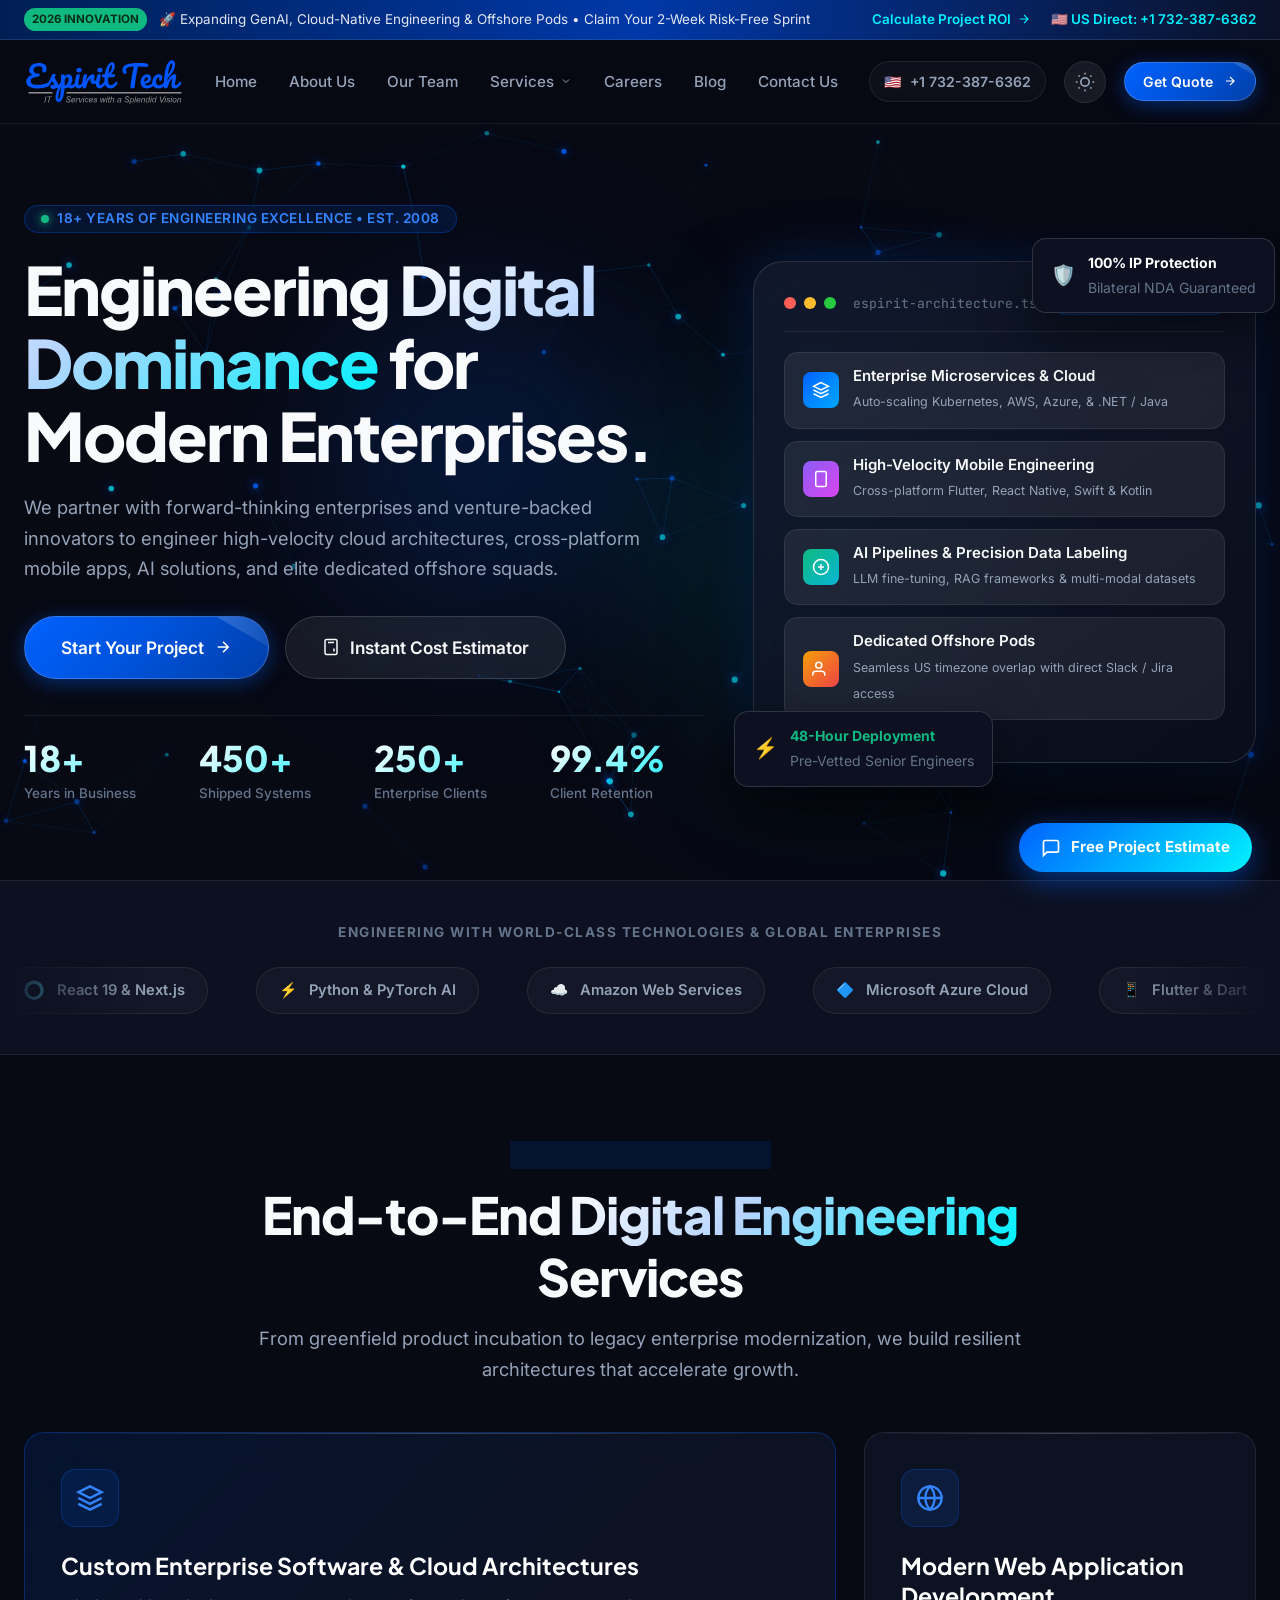
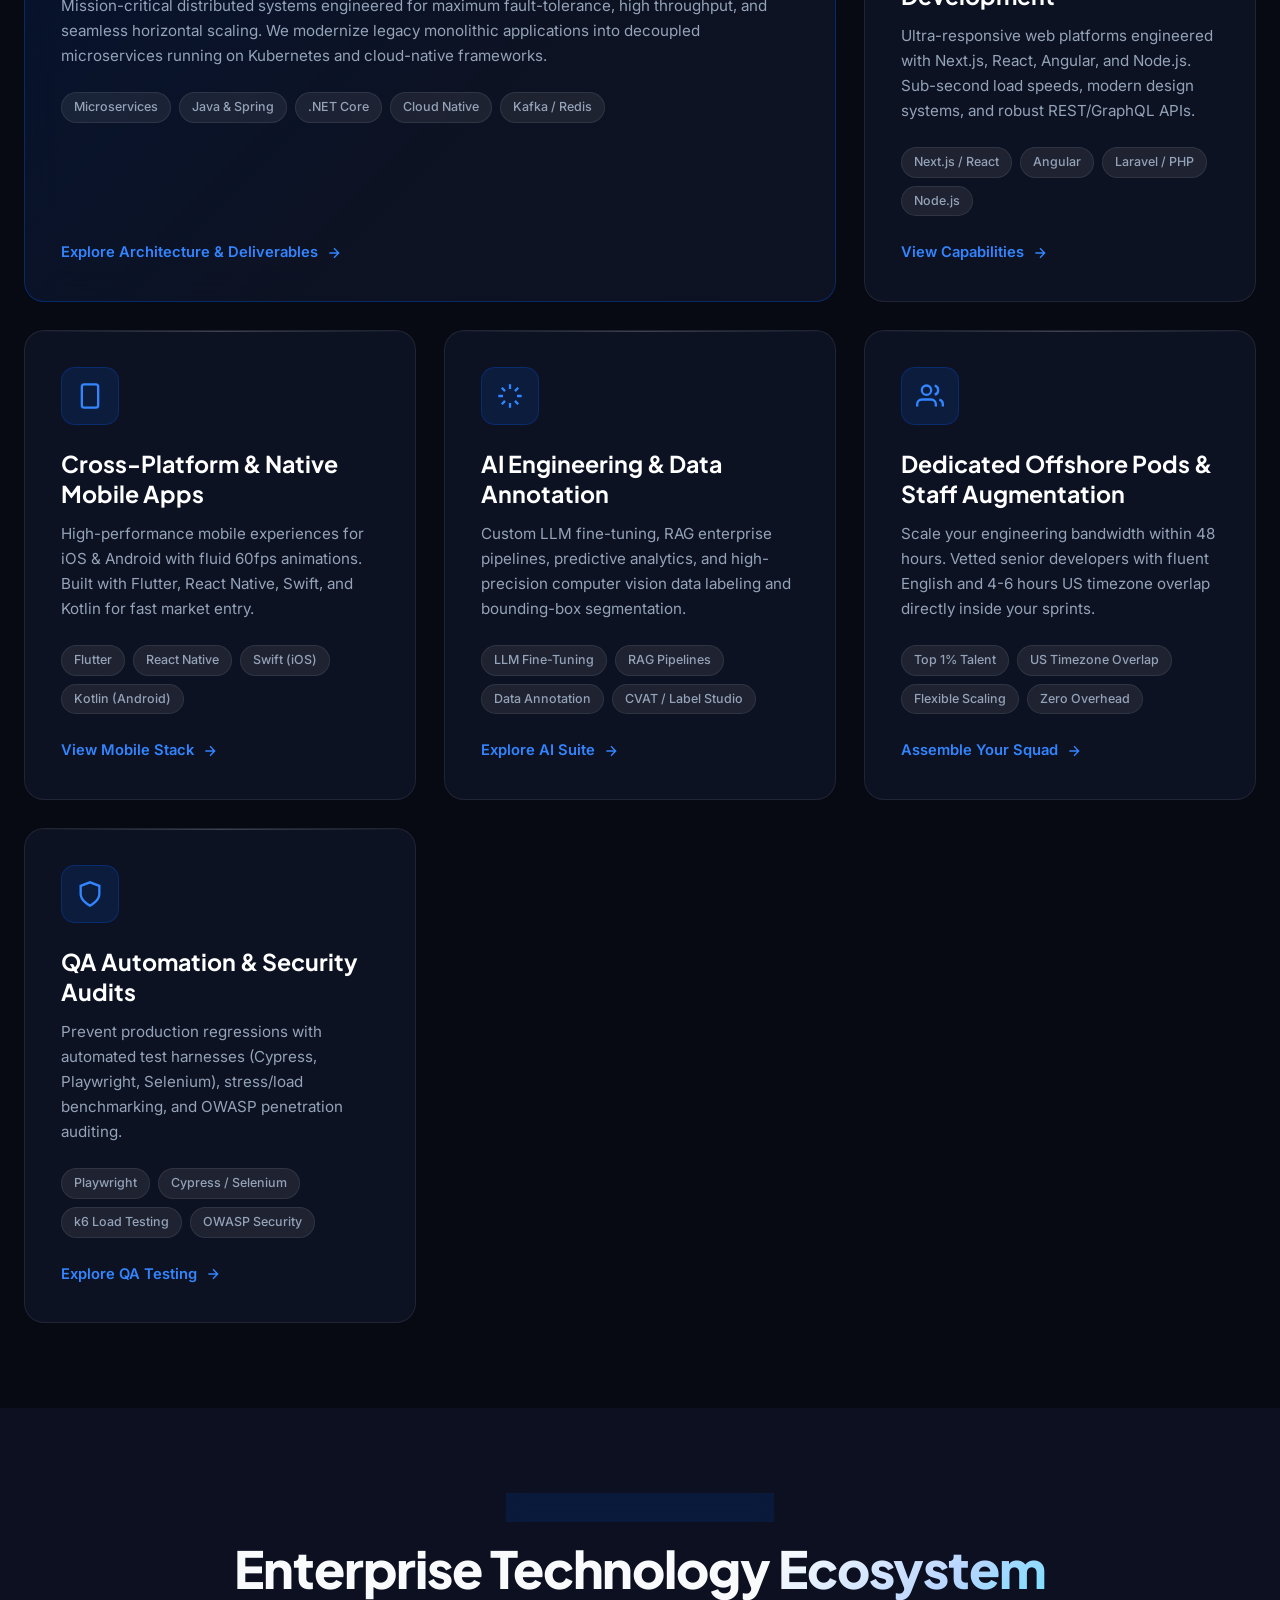
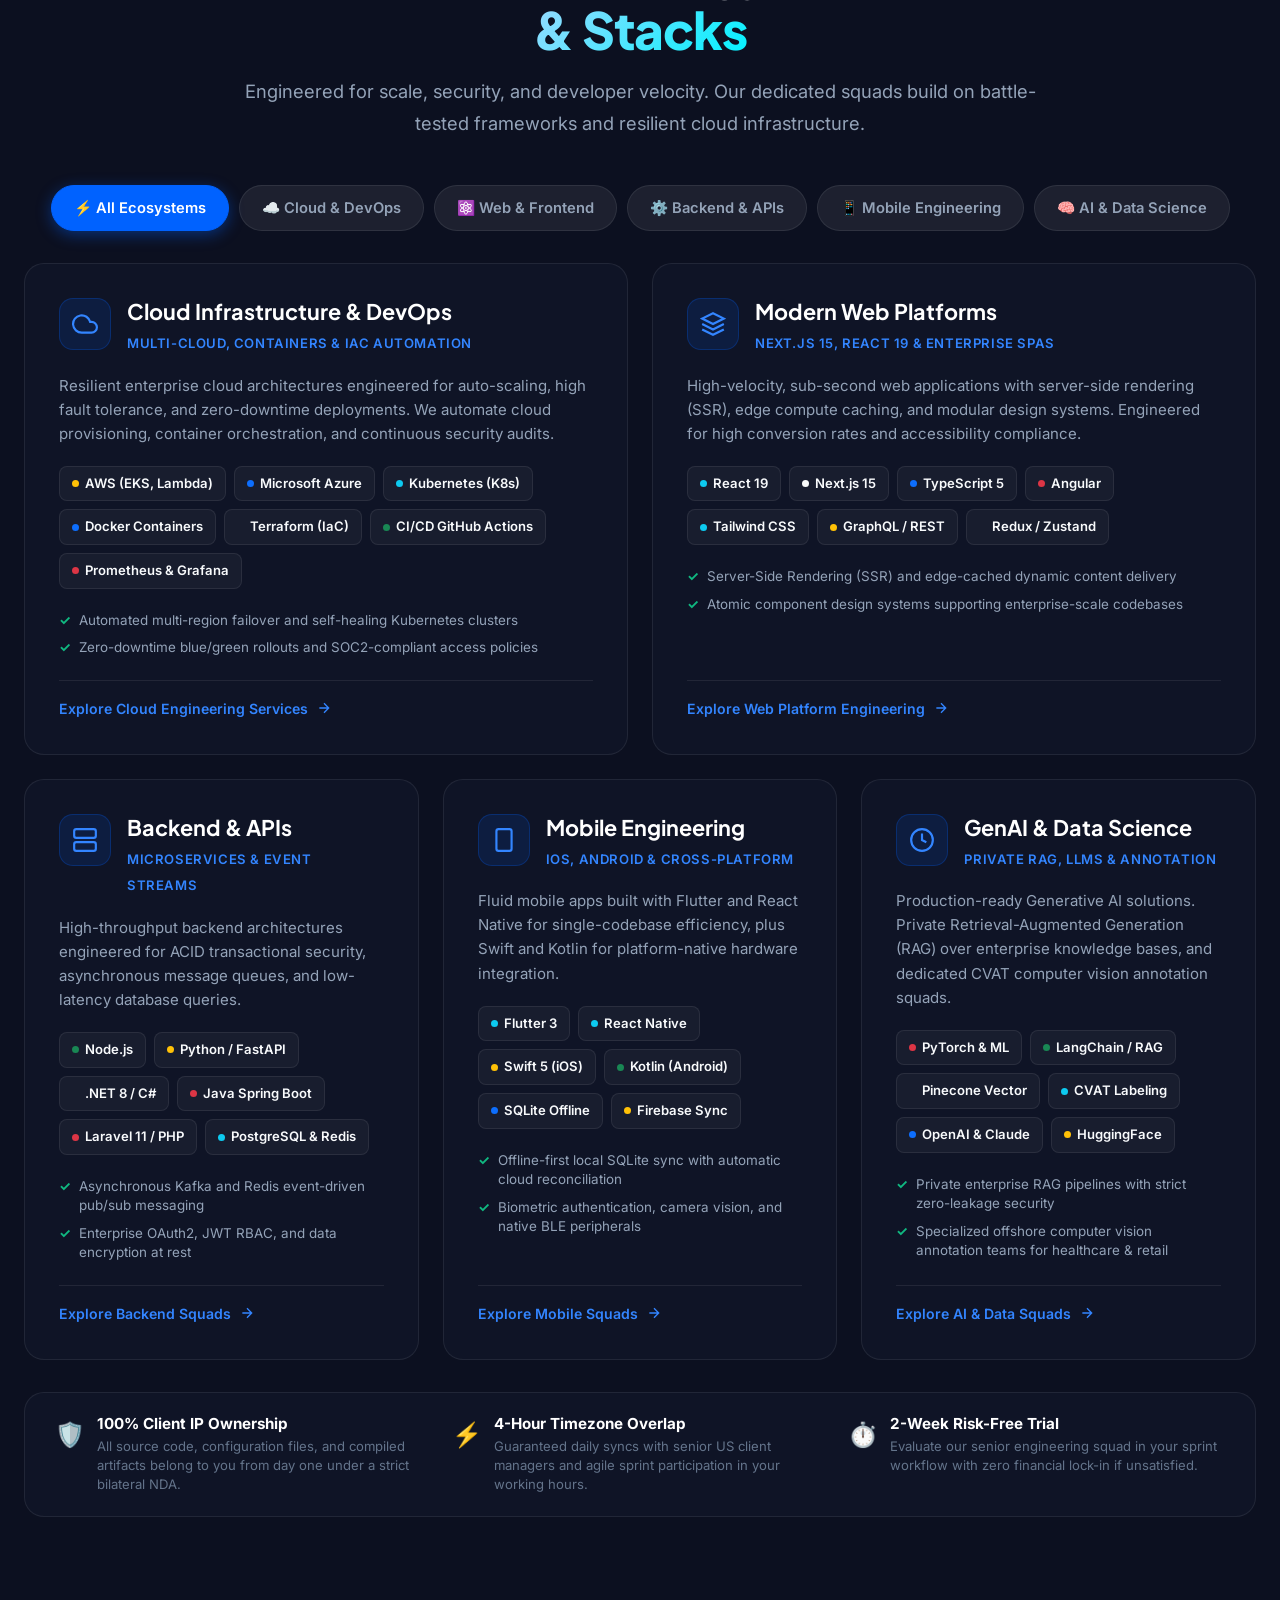
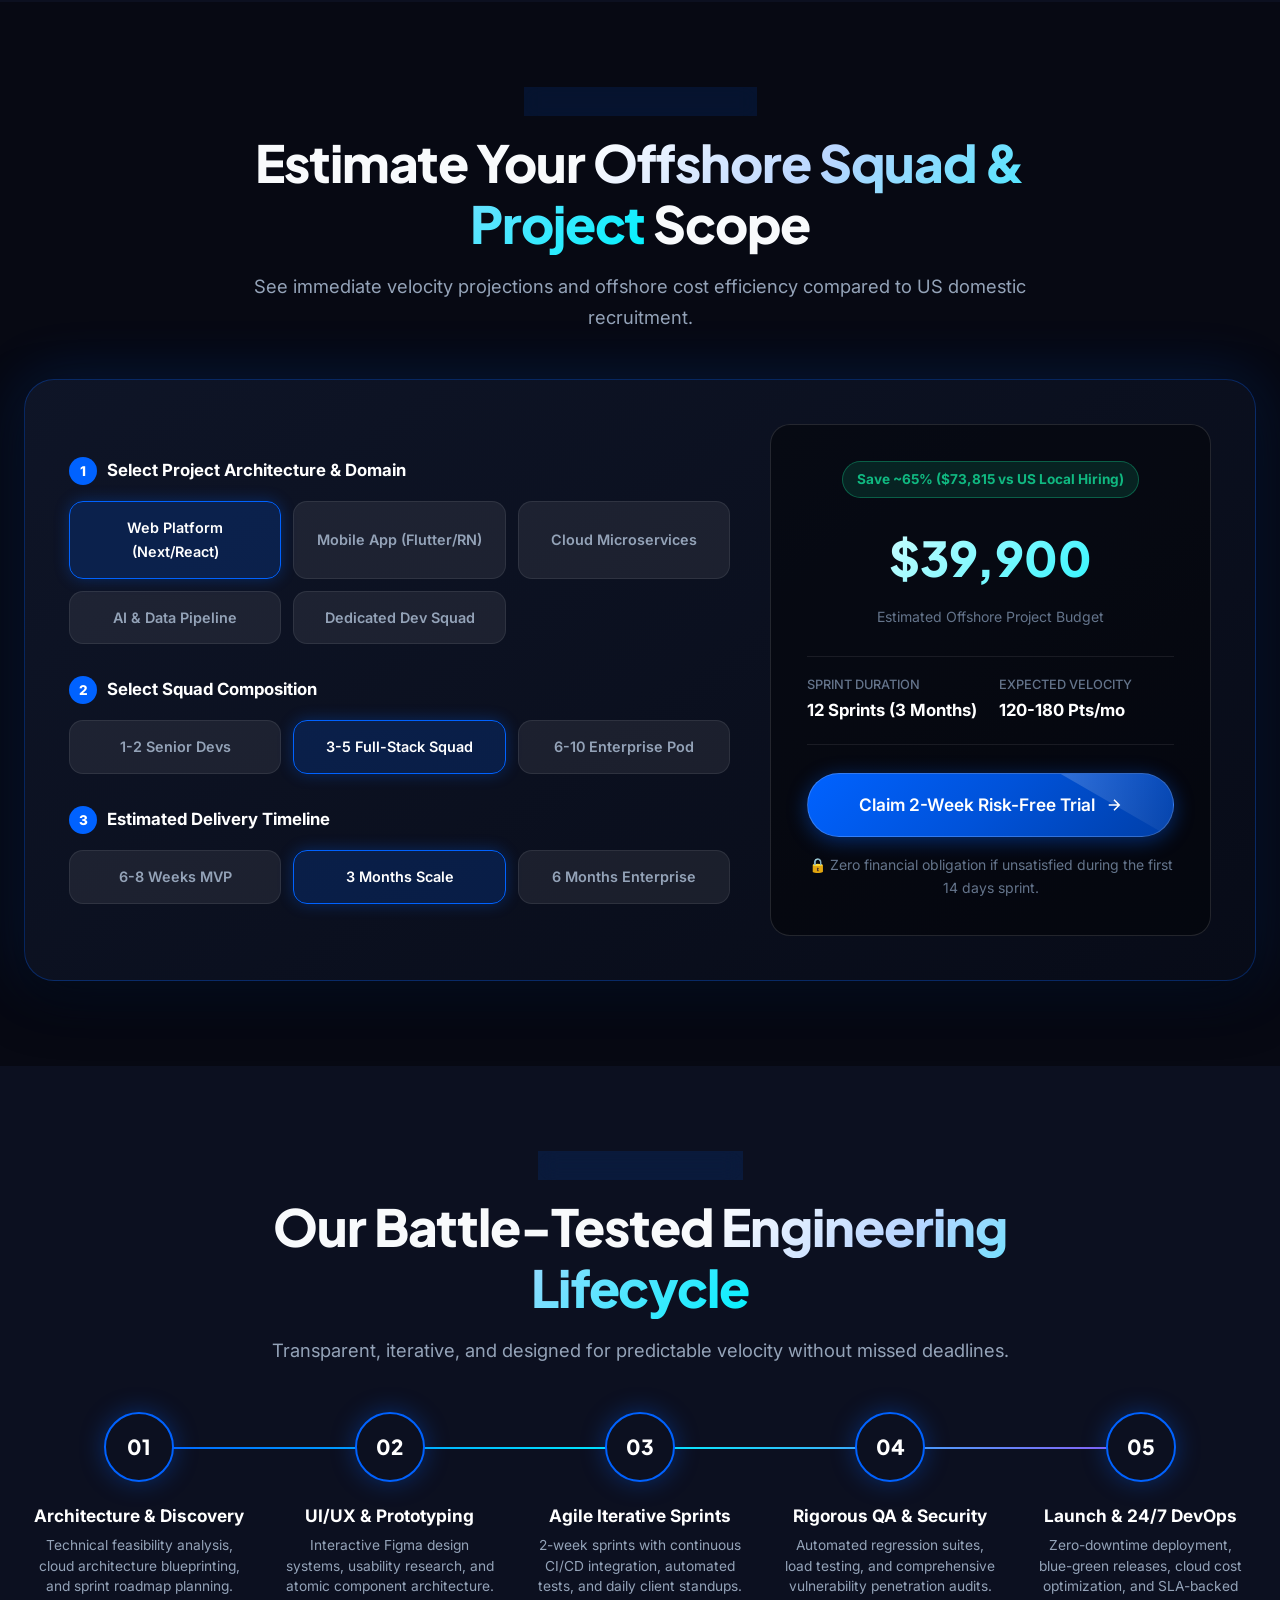
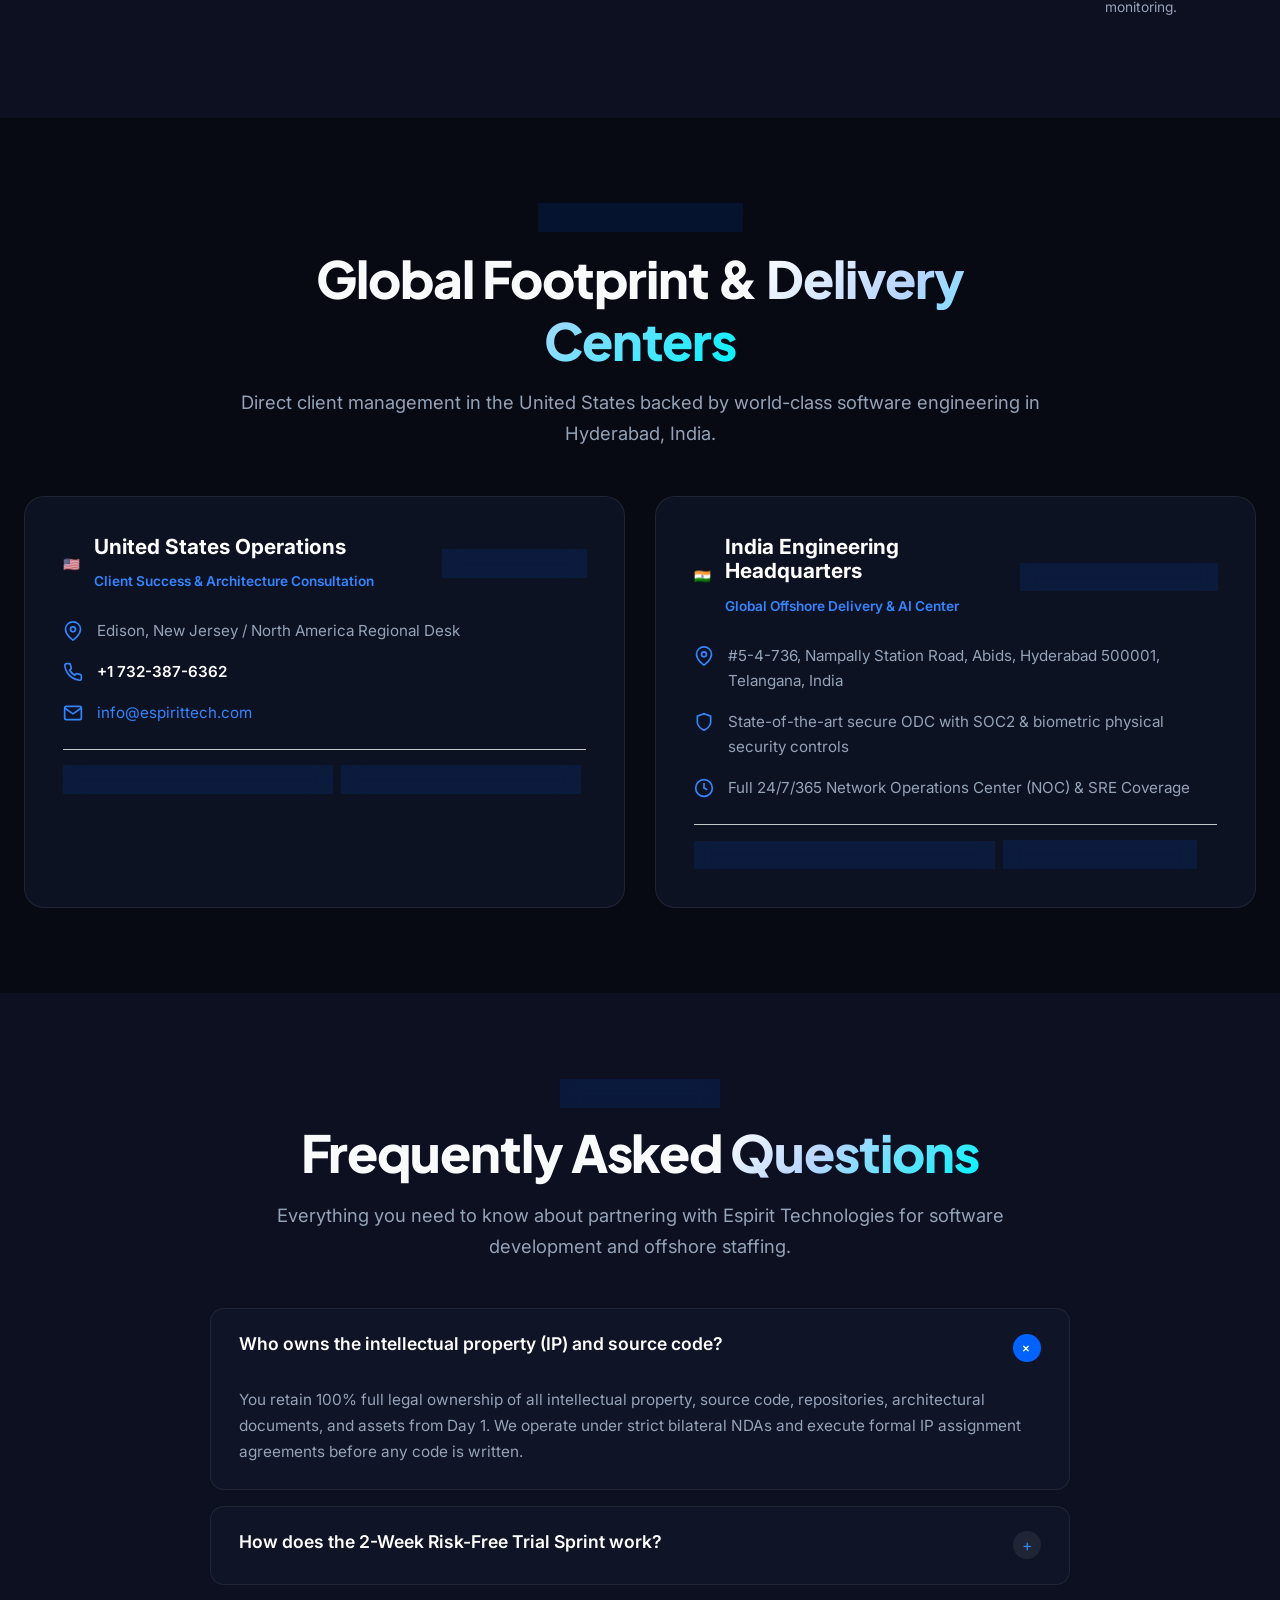
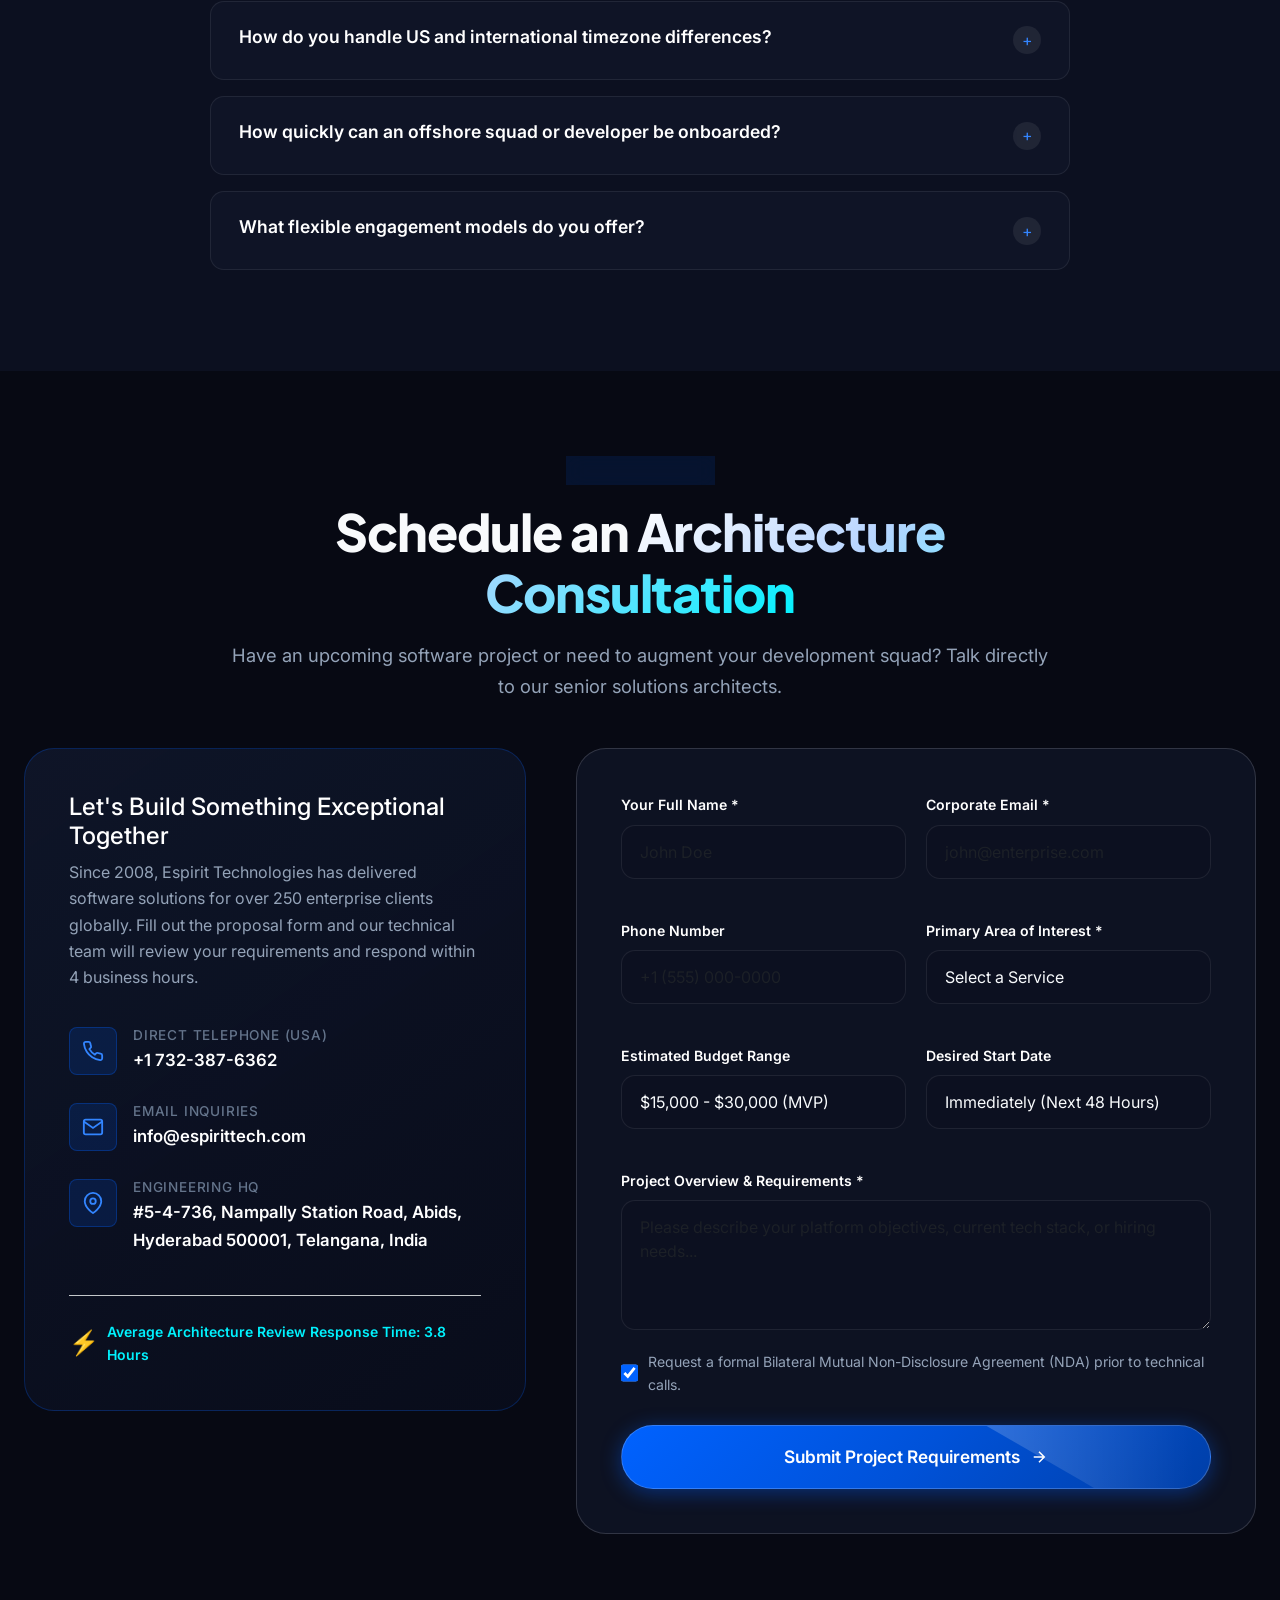
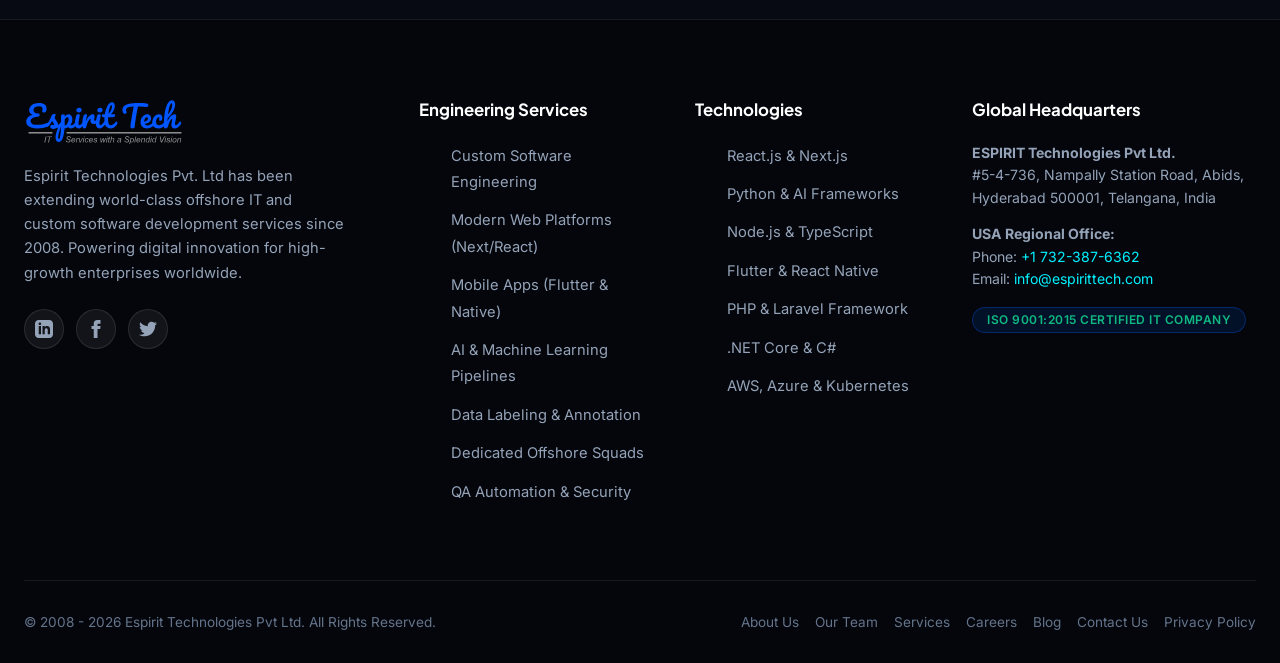
<file: index.html>
<!DOCTYPE html>
<html lang="en" data-theme="dark">

<head>
  <meta charset="UTF-8">
  <meta name="viewport" content="width=device-width, initial-scale=1.0">
  <title>Espirit Technologies | Software Engineering & Offshore IT Solutions</title>
  <meta name="description"
    content="Espirit Technologies is a leading software development company since 2008. We build custom web apps, mobile solutions, AI & dedicated offshore engineering squads.">
  <meta name="keywords"
    content="software development company, offshore software engineering, IT staffing services, AI data labeling, cloud solutions, mobile app development, React, Python, Node, Flutter, Hyderabad, USA">
  <meta name="robots" content="index, follow, max-snippet:-1, max-image-preview:large, max-video-preview:-1">
  <link rel="canonical" href="https://espirittech.com/">

  <!-- Open Graph / Facebook -->
  <meta property="og:type" content="website">
  <meta property="og:site_name" content="Espirit Technologies">
  <meta property="og:url" content="https://espirittech.com/">
  <meta property="og:title" content="Espirit Technologies | Software Engineering & Offshore IT Solutions">
  <meta property="og:description"
    content="Espirit Technologies is a leading software development company since 2008. We build custom web apps, mobile solutions, AI & dedicated offshore engineering squads.">
  <meta property="og:image" content="https://espirittech.com/espirit-logo.svg">
  <meta property="og:locale" content="en_US">

  <!-- Twitter Cards -->
  <meta name="twitter:card" content="summary_large_image">
  <meta name="twitter:site" content="@espirittech">
  <meta name="twitter:url" content="https://espirittech.com/">
  <meta name="twitter:title" content="Espirit Technologies | Software Engineering & Offshore IT Solutions">
  <meta name="twitter:description"
    content="Espirit Technologies is a leading software development company since 2008. We build custom web apps, mobile solutions, AI & dedicated offshore engineering squads.">
  <meta name="twitter:image" content="https://espirittech.com/espirit-logo.svg">

  <!-- Schema.org Structured Data (JSON-LD) -->
  <script type="application/ld+json">
{
  "@context": "https://schema.org",
  "@graph": [
    {
      "@context": "https://schema.org",
      "@type": "Organization",
      "name": "Espirit Technologies Pvt. Ltd",
      "alternateName": "Espirit Technologies",
      "url": "https://espirittech.com/",
      "logo": "https://espirittech.com/espirit-logo.svg",
      "foundingDate": "2008",
      "contactPoint": [
        {
          "@type": "ContactPoint",
          "telephone": "+1-732-387-6362",
          "contactType": "sales",
          "areaServed": [
            "US",
            "CA",
            "GB",
            "EU",
            "IN"
          ],
          "availableLanguage": [
            "en"
          ]
        }
      ],
      "address": {
        "@type": "PostalAddress",
        "streetAddress": "#5-4-736, Nampally Station Road, Abids",
        "addressLocality": "Hyderabad",
        "addressRegion": "Telangana",
        "postalCode": "500001",
        "addressCountry": "IN"
      },
      "sameAs": [
        "https://www.linkedin.com/company/espirit-technologies-pvt-ltd",
        "https://twitter.com/espirittech",
        "https://facebook.com/espirittech"
      ]
    },
    {
      "@context": "https://schema.org",
      "@type": "WebSite",
      "name": "Espirit Technologies",
      "url": "https://espirittech.com/",
      "potentialAction": {
        "@type": "SearchAction",
        "target": "https://espirittech.com/blog.html?q={search_term_string}",
        "query-input": "required name=search_term_string"
      }
    },
    {
      "@context": "https://schema.org",
      "@type": "FAQPage",
      "mainEntity": [
        {
          "@type": "Question",
          "name": "How does Espirit Technologies guarantee code quality and engineering velocity?",
          "acceptedAnswer": {
            "@type": "Answer",
            "text": "We enforce strict CI/CD pipelines, automated end-to-end testing, peer code reviews, and bilateral IP non-disclosure agreements with full daily Jira and Slack visibility."
          }
        },
        {
          "@type": "Question",
          "name": "What engagement models do you provide for offshore software development?",
          "acceptedAnswer": {
            "@type": "Answer",
            "text": "We offer Dedicated Agile Pods (monthly full-time senior engineers), Fixed-Scope Milestone Deliverables, and Staff Augmentation with 4-hour US timezone overlap."
          }
        },
        {
          "@type": "Question",
          "name": "Where are Espirit Technologies delivery centers located?",
          "acceptedAnswer": {
            "@type": "Answer",
            "text": "Our Global Engineering Headquarters is in Hyderabad, India (#5-4-736 Nampally Station Rd, Abids), complemented by our North American client operations desk in New Jersey (+1 732-387-6362)."
          }
        },
        {
          "@type": "Question",
          "name": "What is your 2-Week Risk-Free Trial Sprint guarantee?",
          "acceptedAnswer": {
            "@type": "Answer",
            "text": "Every offshore engagement starts with a 14-day trial sprint. If our code velocity and team communication do not exceed your standards, you can walk away with zero financial obligation."
          }
        }
      ]
    }
  ]
}
  </script>
  <!-- Favicon -->
  <link rel="icon" type="image/svg+xml" href="espirit-logo.svg">

  <!-- Google Fonts -->
  <link rel="preconnect" href="https://fonts.googleapis.com">
  <link rel="preconnect" href="https://fonts.gstatic.com" crossorigin>
  <link
    href="https://fonts.googleapis.com/css2?family=Inter:wght@300;400;500;600;700&family=Plus+Jakarta+Sans:wght@400;500;600;700;800&family=JetBrains+Mono:wght@400;500&display=swap"
    rel="stylesheet">

  <!-- Stylesheets -->
  <link rel="stylesheet" href="assets/css/bootstrap.min.css">
  <link rel="stylesheet" href="assets/css/styles.css">
</head>

<body>

  <!-- ==========================================================================
       TOP ANNOUNCEMENT BAR
       ========================================================================== -->
  <aside class="announcement-bar" aria-label="Announcement">
    <div class="container announcement-content">
      <div class="announcement-left">
        <span class="announcement-tag">2026 Innovation</span>
        <span>🚀 Expanding GenAI, Cloud-Native Engineering & Offshore Pods • Claim Your 2-Week Risk-Free Sprint</span>
      </div>
      <div class="announcement-right">
        <a href="#estimator" class="announcement-link">
          Calculate Project ROI
          <svg width="14" height="14" fill="none" stroke="currentColor" stroke-width="2" viewBox="0 0 24 24">
            <path d="M5 12h14M12 5l7 7-7 7" />
          </svg>
        </a>
        <a href="tel:+17323876362" class="announcement-link">
          🇺🇸 US Direct: +1 732-387-6362
        </a>
      </div>
    </div>
  </aside>

  <!-- ==========================================================================
       NAVBAR
       ========================================================================== -->
  <header class="navbar-wrapper">
    <div class="container nav-container">
      <a href="index.html" class="nav-logo" aria-label="Espirit Technologies Home">
        <img src="espirit-logo.svg" alt="Espirit Technologies" class="nav-logo-svg">
      </a>

      <!-- Desktop Nav -->
      <nav class="nav-links" aria-label="Main Navigation">
        <a href="index.html" class="nav-link active">Home</a>
        <a href="about.html" class="nav-link">About Us</a>
        <a href="our-team.html" class="nav-link">Our Team</a>

        <div class="nav-item">
          <a href="services.html" class="nav-link">
            Services
            <svg width="12" height="12" fill="none" stroke="currentColor" stroke-width="2" viewBox="0 0 24 24">
              <path d="M6 9l6 6 6-6" />
            </svg>
          </a>
          <div class="dropdown-menu">
            <div class="dropdown-grid">
              <a href="services.html#custom-software" class="dropdown-item">
                <div class="dropdown-icon">
                  <svg width="20" height="20" fill="none" stroke="currentColor" stroke-width="2" viewBox="0 0 24 24">
                    <rect x="2" y="3" width="20" height="14" rx="2" ry="2" />
                    <line x1="8" y1="21" x2="16" y2="21" />
                    <line x1="12" y1="17" x2="12" y2="21" />
                  </svg>
                </div>
                <div class="dropdown-info">
                  <h4>Custom Enterprise Software</h4>
                  <p>Distributed microservices & cloud architectures</p>
                </div>
              </a>
              <a href="services.html#web-apps" class="dropdown-item">
                <div class="dropdown-icon">
                  <svg width="20" height="20" fill="none" stroke="currentColor" stroke-width="2" viewBox="0 0 24 24">
                    <circle cx="12" cy="12" r="10" />
                    <line x1="2" y1="12" x2="22" y2="12" />
                    <path
                      d="M12 2a15.3 15.3 0 0 1 4 10 15.3 15.3 0 0 1-4 10 15.3 15.3 0 0 1-4-10 15.3 15.3 0 0 1 4-10z" />
                  </svg>
                </div>
                <div class="dropdown-info">
                  <h4>Web Application Development</h4>
                  <p>Next.js, React, Node, Laravel & Angular</p>
                </div>
              </a>
              <a href="services.html#mobile-apps" class="dropdown-item">
                <div class="dropdown-icon">
                  <svg width="20" height="20" fill="none" stroke="currentColor" stroke-width="2" viewBox="0 0 24 24">
                    <rect x="5" y="2" width="14" height="20" rx="2" ry="2" />
                    <line x1="12" y1="18" x2="12.01" y2="18" />
                  </svg>
                </div>
                <div class="dropdown-info">
                  <h4>Mobile App Engineering</h4>
                  <p>Flutter, React Native, Swift & Android</p>
                </div>
              </a>
              <a href="services.html#ai-data" class="dropdown-item">
                <div class="dropdown-icon">
                  <svg width="20" height="20" fill="none" stroke="currentColor" stroke-width="2" viewBox="0 0 24 24">
                    <path
                      d="M12 2v4M12 18v4M4.93 4.93l2.83 2.83M16.24 16.24l2.83 2.83M2 12h4M18 12h4M4.93 19.07l2.83-2.83M16.24 7.76l2.83-2.83" />
                  </svg>
                </div>
                <div class="dropdown-info">
                  <h4>AI & Data Annotation</h4>
                  <p>LLM fine-tuning, RAG & data labeling</p>
                </div>
              </a>
              <a href="services.html#it-staffing" class="dropdown-item">
                <div class="dropdown-icon">
                  <svg width="20" height="20" fill="none" stroke="currentColor" stroke-width="2" viewBox="0 0 24 24">
                    <path d="M17 21v-2a4 4 0 0 0-4-4H5a4 4 0 0 0-4 4v2" />
                    <circle cx="9" cy="7" r="4" />
                    <path d="M23 21v-2a4 4 0 0 0-3-3.87" />
                    <path d="M16 3.13a4 4 0 0 1 0 7.75" />
                  </svg>
                </div>
                <div class="dropdown-info">
                  <h4>Dedicated Offshore Squads</h4>
                  <p>Top 1% senior engineering staff augmentation</p>
                </div>
              </a>
              <a href="services.html#qa-testing" class="dropdown-item">
                <div class="dropdown-icon">
                  <svg width="20" height="20" fill="none" stroke="currentColor" stroke-width="2" viewBox="0 0 24 24">
                    <path d="M12 22s8-4 8-10V5l-8-3-8 3v7c0 6 8 10 8 10z" />
                  </svg>
                </div>
                <div class="dropdown-info">
                  <h4>QA Automation & Security</h4>
                  <p>Continuous testing, performance & audits</p>
                </div>
              </a>
            </div>
          </div>
        </div>

        <a href="careers.html" class="nav-link">Careers</a>
        <a href="blog.html" class="nav-link">Blog</a>
        <a href="contact.html" class="nav-link">Contact Us</a>
      </nav>

      <!-- Action Buttons -->
      <div class="nav-actions">
        <a href="tel:+17323876362" class="phone-badge" title="Direct Line USA">
          <span>🇺🇸</span>
          <span>+1 732-387-6362</span>
        </a>

        <!-- Dark/Light Theme Switcher -->
        <button id="theme-toggle-btn" class="theme-toggle" aria-label="Toggle Theme">
          <span id="theme-icon">
            <svg width="20" height="20" fill="none" stroke="currentColor" stroke-width="2" viewBox="0 0 24 24">
              <circle cx="12" cy="12" r="5"></circle>
              <line x1="12" y1="1" x2="12" y2="3"></line>
              <line x1="12" y1="21" x2="12" y2="23"></line>
              <line x1="4.22" y1="4.22" x2="5.64" y2="5.64"></line>
              <line x1="18.36" y1="18.36" x2="19.78" y2="19.78"></line>
              <line x1="1" y1="12" x2="3" y2="12"></line>
              <line x1="21" y1="12" x2="23" y2="12"></line>
              <line x1="4.22" y1="19.78" x2="5.64" y2="18.36"></line>
              <line x1="18.36" y1="5.64" x2="19.78" y2="4.22"></line>
            </svg>
          </span>
        </button>

        <a href="get-quote.html" class="btn btn-primary btn-sm">
          <span>Get Quote</span>
          <svg width="14" height="14" fill="none" stroke="currentColor" stroke-width="2" viewBox="0 0 24 24">
            <path d="M5 12h14M12 5l7 7-7 7" />
          </svg>
        </a>

        <button class="mobile-menu-btn" aria-label="Open Mobile Menu">
          <svg width="28" height="28" fill="none" stroke="currentColor" stroke-width="2" viewBox="0 0 24 24">
            <line x1="3" y1="12" x2="21" y2="12"></line>
            <line x1="3" y1="6" x2="21" y2="6"></line>
            <line x1="3" y1="18" x2="21" y2="18"></line>
          </svg>
        </button>
      </div>
    </div>
  </header>

  <!-- Mobile Drawer -->
  <div class="mobile-nav-drawer">
    <div>
      <div class="d-flex align-items-center justify-content-between">
        <img src="espirit-logo.svg" alt="Espirit Technologies" class="navbar-logo-img">
        <button class="modal-close-btn mobile-drawer-close" aria-label="Close Mobile Menu">✕</button>
      </div>
      <div class="mobile-drawer-links">
        <a href="index.html" class="mobile-drawer-link">Home</a>
        <a href="about.html" class="mobile-drawer-link">About Us</a>
        <a href="our-team.html" class="mobile-drawer-link">Our Team</a>
        <a href="services.html" class="mobile-drawer-link">Services</a>
        <a href="careers.html" class="mobile-drawer-link">Careers</a>
        <a href="blog.html" class="mobile-drawer-link">Blog</a>
        <a href="contact.html" class="mobile-drawer-link">Contact Us</a>
        <a href="get-quote.html" class="mobile-drawer-link">Get Quote</a>
        <a href="privacy-policy.html" class="mobile-drawer-link">Privacy Policy</a>
      </div>
    </div>
    <div>
      <a href="tel:+17323876362" class="d-block mb-3 text-primary-light fw-semibold">
        📞 +1 732-387-6362 (US Office)
      </a>
      <button class="btn btn-primary w-100" data-open-modal="quote-modal">
        Request Consultation
      </button>
    </div>
  </div>

  <!-- ==========================================================================
       HERO SECTION
       ========================================================================== -->
  <section class="hero-section" id="hero">
    <canvas id="hero-canvas"></canvas>
    <div class="hero-glow-1"></div>
    <div class="hero-glow-2"></div>

    <div class="container">
      <div class="hero-grid">
        <!-- Hero Text -->
        <div class="hero-content reveal">
          <div class="hero-badge-wrap">
            <span class="badge badge-pulse">
              18+ Years of Engineering Excellence • Est. 2008
            </span>
          </div>
          <h1 class="hero-title">
            Engineering <span class="text-gradient">Digital Dominance</span> for Modern Enterprises.
          </h1>
          <p class="hero-description">
            We partner with forward-thinking enterprises and venture-backed innovators to engineer high-velocity cloud
            architectures, cross-platform mobile apps, AI solutions, and elite dedicated offshore squads.
          </p>
          <div class="hero-cta-group">
            <button class="btn btn-primary btn-lg" data-open-modal="quote-modal">
              <span>Start Your Project</span>
              <svg width="18" height="18" fill="none" stroke="currentColor" stroke-width="2" viewBox="0 0 24 24">
                <path d="M5 12h14M12 5l7 7-7 7" />
              </svg>
            </button>
            <a href="#estimator" class="btn btn-secondary btn-lg">
              <svg width="18" height="18" fill="none" stroke="currentColor" stroke-width="2" viewBox="0 0 24 24">
                <rect x="4" y="2" width="16" height="20" rx="2" />
                <line x1="8" y1="6" x2="16" y2="6" />
                <line x1="16" y1="14" x2="16" y2="18" />
                <path d="M16 10h.01" />
                <path d="M12 10h.01" />
                <path d="M8 10h.01" />
                <path d="M12 14h.01" />
                <path d="M8 14h.01" />
                <path d="M12 18h.01" />
                <path d="M8 18h.01" />
              </svg>
              <span>Instant Cost Estimator</span>
            </a>
          </div>

          <!-- Live Numbers Row -->
          <div class="hero-stats-row">
            <div class="hero-stat-item">
              <h3 class="counter-val" data-target="18" data-suffix="+">18+</h3>
              <p>Years in Business</p>
            </div>
            <div class="hero-stat-item">
              <h3 class="counter-val" data-target="450" data-suffix="+">450+</h3>
              <p>Shipped Systems</p>
            </div>
            <div class="hero-stat-item">
              <h3 class="counter-val" data-target="250" data-suffix="+">250+</h3>
              <p>Enterprise Clients</p>
            </div>
            <div class="hero-stat-item">
              <h3 class="counter-val" data-target="99" data-suffix=".4%">99.4%</h3>
              <p>Client Retention</p>
            </div>
          </div>
        </div>

        <!-- Hero Visual Interactive Card -->
        <div class="hero-visual reveal reveal-delay-2">
          <div class="hero-visual-card">
            <!-- Floating Badges -->
            <div class="hero-float-badge float-badge-top">
              <span class="fs-5">🛡️</span>
              <div>
                <strong class="d-block small text-highlight">100% IP Protection</strong>
                <span class="small text-muted-custom">Bilateral NDA Guaranteed</span>
              </div>
            </div>

            <div class="hero-float-badge float-badge-bottom">
              <span class="fs-5">⚡</span>
              <div>
                <strong class="d-block small text-emerald">48-Hour Deployment</strong>
                <span class="small text-muted-custom">Pre-Vetted Senior Engineers</span>
              </div>
            </div>

            <div class="hero-code-header">
              <div class="code-dots">
                <div class="code-dot dot-red"></div>
                <div class="code-dot dot-yellow"></div>
                <div class="code-dot dot-green"></div>
              </div>
              <div class="code-title">espirit-architecture.ts</div>
              <div class="badge badge-sm py-1 px-2">ACTIVE PRODUCTION</div>
            </div>

            <!-- Interactive Features Pills -->
            <div class="hero-feature-pill">
              <div class="pill-icon icon-blue">
                <svg width="18" height="18" fill="none" stroke="currentColor" stroke-width="2" viewBox="0 0 24 24">
                  <polygon points="12 2 2 7 12 12 22 7 12 2"></polygon>
                  <polyline points="2 17 12 22 22 17"></polyline>
                  <polyline points="2 12 12 17 22 12"></polyline>
                </svg>
              </div>
              <div class="pill-text">
                <h5>Enterprise Microservices & Cloud</h5>
                <span>Auto-scaling Kubernetes, AWS, Azure, & .NET / Java</span>
              </div>
            </div>

            <div class="hero-feature-pill">
              <div class="pill-icon icon-purple">
                <svg width="18" height="18" fill="none" stroke="currentColor" stroke-width="2" viewBox="0 0 24 24">
                  <rect x="5" y="2" width="14" height="20" rx="2" ry="2"></rect>
                  <line x1="12" y1="18" x2="12.01" y2="18"></line>
                </svg>
              </div>
              <div class="pill-text">
                <h5>High-Velocity Mobile Engineering</h5>
                <span>Cross-platform Flutter, React Native, Swift & Kotlin</span>
              </div>
            </div>

            <div class="hero-feature-pill">
              <div class="pill-icon icon-emerald">
                <svg width="18" height="18" fill="none" stroke="currentColor" stroke-width="2" viewBox="0 0 24 24">
                  <circle cx="12" cy="12" r="10"></circle>
                  <path d="M8 12h8"></path>
                  <path d="M12 8v8"></path>
                </svg>
              </div>
              <div class="pill-text">
                <h5>AI Pipelines & Precision Data Labeling</h5>
                <span>LLM fine-tuning, RAG frameworks & multi-modal datasets</span>
              </div>
            </div>

            <div class="hero-feature-pill">
              <div class="pill-icon icon-amber">
                <svg width="18" height="18" fill="none" stroke="currentColor" stroke-width="2" viewBox="0 0 24 24">
                  <path d="M17 21v-2a4 4 0 0 0-4-4H5a4 4 0 0 0-4 4v2"></path>
                  <circle cx="9" cy="7" r="4"></circle>
                </svg>
              </div>
              <div class="pill-text">
                <h5>Dedicated Offshore Pods</h5>
                <span>Seamless US timezone overlap with direct Slack / Jira access</span>
              </div>
            </div>
          </div>
        </div>
      </div>
    </div>
  </section>

  <!-- ==========================================================================
       TRUST & PARTNERS MARQUEE
       ========================================================================== */
  -->
  <section class="marquee-section">
    <div class="marquee-title">ENGINEERING WITH WORLD-CLASS TECHNOLOGIES & GLOBAL ENTERPRISES</div>
    <div class="marquee-track">
      <div class="marquee-item">
        <svg width="22" height="22" viewBox="0 0 24 24" fill="currentColor" class="text-react">
          <path
            d="M12 1.5C6.2 1.5 1.5 6.2 1.5 12S6.2 22.5 12 22.5 22.5 17.8 22.5 12 17.8 1.5 12 1.5zm0 18c-3.9 0-7-3.1-7-7s3.1-7 7-7 7 3.1 7 7-3.1 7-7 7z" />
        </svg>
        <span>React 19 & Next.js</span>
      </div>
      <div class="marquee-item">
        <span class="text-amber">⚡</span>
        <span>Python & PyTorch AI</span>
      </div>
      <div class="marquee-item">
        <span class="text-sky">☁️</span>
        <span>Amazon Web Services</span>
      </div>
      <div class="marquee-item">
        <span class="text-blue-ms">🔷</span>
        <span>Microsoft Azure Cloud</span>
      </div>
      <div class="marquee-item">
        <span class="text-flutter">📱</span>
        <span>Flutter & Dart</span>
      </div>
      <div class="marquee-item">
        <span class="text-node">🟢</span>
        <span>Node.js & TypeScript</span>
      </div>
      <div class="marquee-item">
        <span class="text-laravel">🚀</span>
        <span>Laravel & Modern PHP</span>
      </div>
      <div class="marquee-item">
        <span class="text-dotnet">🟣</span>
        <span>.NET 8 & C# Enterprise</span>
      </div>
      <div class="marquee-item">
        <span class="text-k8s">☸️</span>
        <span>Kubernetes & Docker</span>
      </div>
      <div class="marquee-item">
        <span class="text-security">🛡️</span>
        <span>ISO 9001:2015 Quality</span>
      </div>
      <!-- Duplicate for seamless loop -->
      <div class="marquee-item">
        <svg width="22" height="22" viewBox="0 0 24 24" fill="currentColor" class="text-react">
          <path
            d="M12 1.5C6.2 1.5 1.5 6.2 1.5 12S6.2 22.5 12 22.5 22.5 17.8 22.5 12 17.8 1.5 12 1.5zm0 18c-3.9 0-7-3.1-7-7s3.1-7 7-7 7 3.1 7 7-3.1 7-7 7z" />
        </svg>
        <span>React 19 & Next.js</span>
      </div>
      <div class="marquee-item">
        <span class="text-amber">⚡</span>
        <span>Python & PyTorch AI</span>
      </div>
      <div class="marquee-item">
        <span class="text-sky">☁️</span>
        <span>Amazon Web Services</span>
      </div>
      <div class="marquee-item">
        <span class="text-blue-ms">🔷</span>
        <span>Microsoft Azure Cloud</span>
      </div>
      <div class="marquee-item">
        <span class="text-flutter">📱</span>
        <span>Flutter & Dart</span>
      </div>
      <div class="marquee-item">
        <span class="text-node">🟢</span>
        <span>Node.js & TypeScript</span>
      </div>
    </div>
  </section>

  <!-- ==========================================================================
       CORE SERVICES (BENTO GRID WITH SPOTLIGHT INTERACTION)
       ========================================================================== -->
  <section class="section" id="services">
    <div class="container">
      <div class="section-header reveal">
        <span class="badge">Comprehensive Capabilities</span>
        <h2>End-to-End <span class="text-gradient">Digital Engineering</span> Services</h2>
        <p class="section-subtitle">
          From greenfield product incubation to legacy enterprise modernization, we build resilient architectures that
          accelerate growth.
        </p>
      </div>

      <div class="services-grid">
        <!-- Service 1: Custom Software (Featured 2-col) -->
        <div class="glass-card service-card featured-card reveal" data-service="custom-software">
          <div>
            <div class="service-icon-box">
              <svg width="28" height="28" fill="none" stroke="currentColor" stroke-width="2" viewBox="0 0 24 24">
                <polygon points="12 2 2 7 12 12 22 7 12 2"></polygon>
                <polyline points="2 17 12 22 22 17"></polyline>
                <polyline points="2 12 12 17 22 12"></polyline>
              </svg>
            </div>
            <h3>Custom Enterprise Software & Cloud Architectures</h3>
            <p>
              Mission-critical distributed systems engineered for maximum fault-tolerance, high throughput, and seamless
              horizontal scaling. We modernize legacy monolithic applications into decoupled microservices running on
              Kubernetes and cloud-native frameworks.
            </p>
            <div class="service-tags">
              <span class="service-tag">Microservices</span>
              <span class="service-tag">Java & Spring</span>
              <span class="service-tag">.NET Core</span>
              <span class="service-tag">Cloud Native</span>
              <span class="service-tag">Kafka / Redis</span>
            </div>
          </div>
          <div class="service-action-link">
            <span>Explore Architecture & Deliverables</span>
            <svg width="16" height="16" fill="none" stroke="currentColor" stroke-width="2" viewBox="0 0 24 24">
              <path d="M5 12h14M12 5l7 7-7 7" />
            </svg>
          </div>
        </div>

        <!-- Service 2: Modern Web Apps -->
        <div class="glass-card service-card reveal reveal-delay-1" data-service="web-apps">
          <div>
            <div class="service-icon-box">
              <svg width="28" height="28" fill="none" stroke="currentColor" stroke-width="2" viewBox="0 0 24 24">
                <circle cx="12" cy="12" r="10" />
                <line x1="2" y1="12" x2="22" y2="12" />
                <path d="M12 2a15.3 15.3 0 0 1 4 10 15.3 15.3 0 0 1-4 10 15.3 15.3 0 0 1-4-10 15.3 15.3 0 0 1 4-10z" />
              </svg>
            </div>
            <h3>Modern Web Application Development</h3>
            <p>
              Ultra-responsive web platforms engineered with Next.js, React, Angular, and Node.js. Sub-second load
              speeds, modern design systems, and robust REST/GraphQL APIs.
            </p>
            <div class="service-tags">
              <span class="service-tag">Next.js / React</span>
              <span class="service-tag">Angular</span>
              <span class="service-tag">Laravel / PHP</span>
              <span class="service-tag">Node.js</span>
            </div>
          </div>
          <div class="service-action-link">
            <span>View Capabilities</span>
            <svg width="16" height="16" fill="none" stroke="currentColor" stroke-width="2" viewBox="0 0 24 24">
              <path d="M5 12h14M12 5l7 7-7 7" />
            </svg>
          </div>
        </div>

        <!-- Service 3: Mobile Apps -->
        <div class="glass-card service-card reveal reveal-delay-2" data-service="mobile-apps">
          <div>
            <div class="service-icon-box">
              <svg width="28" height="28" fill="none" stroke="currentColor" stroke-width="2" viewBox="0 0 24 24">
                <rect x="5" y="2" width="14" height="20" rx="2" ry="2" />
                <line x1="12" y1="18" x2="12.01" y2="18" />
              </svg>
            </div>
            <h3>Cross-Platform & Native Mobile Apps</h3>
            <p>
              High-performance mobile experiences for iOS & Android with fluid 60fps animations. Built with Flutter,
              React Native, Swift, and Kotlin for fast market entry.
            </p>
            <div class="service-tags">
              <span class="service-tag">Flutter</span>
              <span class="service-tag">React Native</span>
              <span class="service-tag">Swift (iOS)</span>
              <span class="service-tag">Kotlin (Android)</span>
            </div>
          </div>
          <div class="service-action-link">
            <span>View Mobile Stack</span>
            <svg width="16" height="16" fill="none" stroke="currentColor" stroke-width="2" viewBox="0 0 24 24">
              <path d="M5 12h14M12 5l7 7-7 7" />
            </svg>
          </div>
        </div>

        <!-- Service 4: AI & Data Labeling -->
        <div class="glass-card service-card reveal" data-service="ai-data">
          <div>
            <div class="service-icon-box">
              <svg width="28" height="28" fill="none" stroke="currentColor" stroke-width="2" viewBox="0 0 24 24">
                <path
                  d="M12 2v4M12 18v4M4.93 4.93l2.83 2.83M16.24 16.24l2.83 2.83M2 12h4M18 12h4M4.93 19.07l2.83-2.83M16.24 7.76l2.83-2.83" />
              </svg>
            </div>
            <h3>AI Engineering & Data Annotation</h3>
            <p>
              Custom LLM fine-tuning, RAG enterprise pipelines, predictive analytics, and high-precision computer vision
              data labeling and bounding-box segmentation.
            </p>
            <div class="service-tags">
              <span class="service-tag">LLM Fine-Tuning</span>
              <span class="service-tag">RAG Pipelines</span>
              <span class="service-tag">Data Annotation</span>
              <span class="service-tag">CVAT / Label Studio</span>
            </div>
          </div>
          <div class="service-action-link">
            <span>Explore AI Suite</span>
            <svg width="16" height="16" fill="none" stroke="currentColor" stroke-width="2" viewBox="0 0 24 24">
              <path d="M5 12h14M12 5l7 7-7 7" />
            </svg>
          </div>
        </div>

        <!-- Service 5: Dedicated Offshore Squads -->
        <div class="glass-card service-card reveal reveal-delay-1" data-service="it-staffing">
          <div>
            <div class="service-icon-box">
              <svg width="28" height="28" fill="none" stroke="currentColor" stroke-width="2" viewBox="0 0 24 24">
                <path d="M17 21v-2a4 4 0 0 0-4-4H5a4 4 0 0 0-4 4v2" />
                <circle cx="9" cy="7" r="4" />
                <path d="M23 21v-2a4 4 0 0 0-3-3.87" />
                <path d="M16 3.13a4 4 0 0 1 0 7.75" />
              </svg>
            </div>
            <h3>Dedicated Offshore Pods & Staff Augmentation</h3>
            <p>
              Scale your engineering bandwidth within 48 hours. Vetted senior developers with fluent English and 4-6
              hours US timezone overlap directly inside your sprints.
            </p>
            <div class="service-tags">
              <span class="service-tag">Top 1% Talent</span>
              <span class="service-tag">US Timezone Overlap</span>
              <span class="service-tag">Flexible Scaling</span>
              <span class="service-tag">Zero Overhead</span>
            </div>
          </div>
          <div class="service-action-link">
            <span>Assemble Your Squad</span>
            <svg width="16" height="16" fill="none" stroke="currentColor" stroke-width="2" viewBox="0 0 24 24">
              <path d="M5 12h14M12 5l7 7-7 7" />
            </svg>
          </div>
        </div>

        <!-- Service 6: QA Automation & Security -->
        <div class="glass-card service-card reveal reveal-delay-2" data-service="qa-testing">
          <div>
            <div class="service-icon-box">
              <svg width="28" height="28" fill="none" stroke="currentColor" stroke-width="2" viewBox="0 0 24 24">
                <path d="M12 22s8-4 8-10V5l-8-3-8 3v7c0 6 8 10 8 10z" />
              </svg>
            </div>
            <h3>QA Automation & Security Audits</h3>
            <p>
              Prevent production regressions with automated test harnesses (Cypress, Playwright, Selenium), stress/load
              benchmarking, and OWASP penetration auditing.
            </p>
            <div class="service-tags">
              <span class="service-tag">Playwright</span>
              <span class="service-tag">Cypress / Selenium</span>
              <span class="service-tag">k6 Load Testing</span>
              <span class="service-tag">OWASP Security</span>
            </div>
          </div>
          <div class="service-action-link">
            <span>Explore QA Testing</span>
            <svg width="16" height="16" fill="none" stroke="currentColor" stroke-width="2" viewBox="0 0 24 24">
              <path d="M5 12h14M12 5l7 7-7 7" />
            </svg>
          </div>
        </div>
      </div>
    </div>
  </section>

  <!-- ==========================================================================
       ENTERPRISE TECHNOLOGY ECOSYSTEM & ARCHITECTURAL SUITES
       ========================================================================== -->
  <section class="section section-surface" id="technologies">
    <div class="container">
      <div class="section-header reveal">
        <span class="badge">Modern Engineering Arsenal</span>
        <h2>Enterprise Technology <span class="text-gradient">Ecosystem & Stacks</span></h2>
        <p class="section-subtitle">
          Engineered for scale, security, and developer velocity. Our dedicated squads build on battle-tested frameworks
          and resilient cloud infrastructure.
        </p>
      </div>

      <!-- Filter Tabs -->
      <div class="tech-filter-nav reveal">
        <button class="tech-filter-btn active" data-filter="all">⚡ All Ecosystems</button>
        <button class="tech-filter-btn" data-filter="cloud">☁️ Cloud & DevOps</button>
        <button class="tech-filter-btn" data-filter="web">⚛️ Web & Frontend</button>
        <button class="tech-filter-btn" data-filter="backend">⚙️ Backend & APIs</button>
        <button class="tech-filter-btn" data-filter="mobile">📱 Mobile Engineering</button>
        <button class="tech-filter-btn" data-filter="ai">🧠 AI & Data Science</button>
      </div>

      <!-- Bento Suites Grid: 2 Wide Suites on Top + 3 Mid Suites on Bottom -->
      <div class="tech-suites-grid reveal">

        <!-- Suite 1: Cloud-Native Infrastructure & DevOps -->
        <div class="tech-suite-card suite-wide" data-category="cloud">
          <div>
            <div class="tech-suite-header">
              <div class="tech-suite-icon-wrap">
                <svg width="26" height="26" fill="none" stroke="currentColor" stroke-width="2" viewBox="0 0 24 24">
                  <path d="M18 10h-1.26A8 8 0 1 0 9 20h9a5 5 0 0 0 0-10z" />
                </svg>
              </div>
              <div class="tech-suite-heading">
                <h3>Cloud Infrastructure & DevOps</h3>
                <span>Multi-Cloud, Containers & IaC Automation</span>
              </div>
            </div>

            <p class="tech-suite-desc">
              Resilient enterprise cloud architectures engineered for auto-scaling, high fault tolerance, and
              zero-downtime
              deployments. We automate cloud provisioning, container orchestration, and continuous security audits.
            </p>

            <div class="tech-chips-cloud">
              <span class="tech-chip"><span class="tech-chip-dot bg-warning"></span>AWS (EKS, Lambda)</span>
              <span class="tech-chip"><span class="tech-chip-dot bg-primary"></span>Microsoft Azure</span>
              <span class="tech-chip"><span class="tech-chip-dot bg-info"></span>Kubernetes (K8s)</span>
              <span class="tech-chip"><span class="tech-chip-dot bg-primary"></span>Docker Containers</span>
              <span class="tech-chip"><span class="tech-chip-dot bg-purple"></span>Terraform (IaC)</span>
              <span class="tech-chip"><span class="tech-chip-dot bg-success"></span>CI/CD GitHub Actions</span>
              <span class="tech-chip"><span class="tech-chip-dot bg-danger"></span>Prometheus & Grafana</span>
            </div>

            <ul class="tech-suite-bullets">
              <li>
                <span class="tech-bullet-check">✓</span>
                <span>Automated multi-region failover and self-healing Kubernetes clusters</span>
              </li>
              <li>
                <span class="tech-bullet-check">✓</span>
                <span>Zero-downtime blue/green rollouts and SOC2-compliant access policies</span>
              </li>
            </ul>
          </div>

          <a href="services.html#custom-software" class="tech-suite-action">
            <span>Explore Cloud Engineering Services</span>
            <svg width="16" height="16" fill="none" stroke="currentColor" stroke-width="2" viewBox="0 0 24 24">
              <path d="M5 12h14M12 5l7 7-7 7" />
            </svg>
          </a>
        </div>

        <!-- Suite 2: Modern Web Platforms & Frontends -->
        <div class="tech-suite-card suite-wide" data-category="web">
          <div>
            <div class="tech-suite-header">
              <div class="tech-suite-icon-wrap">
                <svg width="26" height="26" fill="none" stroke="currentColor" stroke-width="2" viewBox="0 0 24 24">
                  <polygon points="12 2 2 7 12 12 22 7 12 2" />
                  <polyline points="2 17 12 22 22 17" />
                  <polyline points="2 12 12 17 22 12" />
                </svg>
              </div>
              <div class="tech-suite-heading">
                <h3>Modern Web Platforms</h3>
                <span>Next.js 15, React 19 & Enterprise SPAs</span>
              </div>
            </div>

            <p class="tech-suite-desc">
              High-velocity, sub-second web applications with server-side rendering (SSR), edge compute caching, and
              modular design systems. Engineered for high conversion rates and accessibility compliance.
            </p>

            <div class="tech-chips-cloud">
              <span class="tech-chip"><span class="tech-chip-dot bg-info"></span>React 19</span>
              <span class="tech-chip"><span class="tech-chip-dot bg-light"></span>Next.js 15</span>
              <span class="tech-chip"><span class="tech-chip-dot bg-primary"></span>TypeScript 5</span>
              <span class="tech-chip"><span class="tech-chip-dot bg-danger"></span>Angular</span>
              <span class="tech-chip"><span class="tech-chip-dot bg-info"></span>Tailwind CSS</span>
              <span class="tech-chip"><span class="tech-chip-dot bg-warning"></span>GraphQL / REST</span>
              <span class="tech-chip"><span class="tech-chip-dot bg-purple"></span>Redux / Zustand</span>
            </div>

            <ul class="tech-suite-bullets">
              <li>
                <span class="tech-bullet-check">✓</span>
                <span>Server-Side Rendering (SSR) and edge-cached dynamic content delivery</span>
              </li>
              <li>
                <span class="tech-bullet-check">✓</span>
                <span>Atomic component design systems supporting enterprise-scale codebases</span>
              </li>
            </ul>
          </div>

          <a href="services.html#web-apps" class="tech-suite-action">
            <span>Explore Web Platform Engineering</span>
            <svg width="16" height="16" fill="none" stroke="currentColor" stroke-width="2" viewBox="0 0 24 24">
              <path d="M5 12h14M12 5l7 7-7 7" />
            </svg>
          </a>
        </div>

        <!-- Suite 3: Distributed Backends & Microservices -->
        <div class="tech-suite-card suite-mid" data-category="backend">
          <div>
            <div class="tech-suite-header">
              <div class="tech-suite-icon-wrap">
                <svg width="26" height="26" fill="none" stroke="currentColor" stroke-width="2" viewBox="0 0 24 24">
                  <rect x="2" y="2" width="20" height="8" rx="2" ry="2" />
                  <rect x="2" y="14" width="20" height="8" rx="2" ry="2" />
                  <line x1="6" y1="6" x2="6.01" y2="6" />
                  <line x1="6" y1="18" x2="6.01" y2="18" />
                </svg>
              </div>
              <div class="tech-suite-heading">
                <h3>Backend & APIs</h3>
                <span>Microservices & Event Streams</span>
              </div>
            </div>

            <p class="tech-suite-desc">
              High-throughput backend architectures engineered for ACID transactional security, asynchronous message
              queues,
              and low-latency database queries.
            </p>

            <div class="tech-chips-cloud">
              <span class="tech-chip"><span class="tech-chip-dot bg-success"></span>Node.js</span>
              <span class="tech-chip"><span class="tech-chip-dot bg-warning"></span>Python / FastAPI</span>
              <span class="tech-chip"><span class="tech-chip-dot bg-purple"></span>.NET 8 / C#</span>
              <span class="tech-chip"><span class="tech-chip-dot bg-danger"></span>Java Spring Boot</span>
              <span class="tech-chip"><span class="tech-chip-dot bg-danger"></span>Laravel 11 / PHP</span>
              <span class="tech-chip"><span class="tech-chip-dot bg-info"></span>PostgreSQL & Redis</span>
            </div>

            <ul class="tech-suite-bullets">
              <li>
                <span class="tech-bullet-check">✓</span>
                <span>Asynchronous Kafka and Redis event-driven pub/sub messaging</span>
              </li>
              <li>
                <span class="tech-bullet-check">✓</span>
                <span>Enterprise OAuth2, JWT RBAC, and data encryption at rest</span>
              </li>
            </ul>
          </div>

          <a href="services.html#custom-software" class="tech-suite-action">
            <span>Explore Backend Squads</span>
            <svg width="16" height="16" fill="none" stroke="currentColor" stroke-width="2" viewBox="0 0 24 24">
              <path d="M5 12h14M12 5l7 7-7 7" />
            </svg>
          </a>
        </div>

        <!-- Suite 4: Cross-Platform & Native Mobile Engineering -->
        <div class="tech-suite-card suite-mid" data-category="mobile">
          <div>
            <div class="tech-suite-header">
              <div class="tech-suite-icon-wrap">
                <svg width="26" height="26" fill="none" stroke="currentColor" stroke-width="2" viewBox="0 0 24 24">
                  <rect x="5" y="2" width="14" height="20" rx="2" ry="2" />
                  <line x1="12" y1="18" x2="12.01" y2="18" />
                </svg>
              </div>
              <div class="tech-suite-heading">
                <h3>Mobile Engineering</h3>
                <span>iOS, Android & Cross-Platform</span>
              </div>
            </div>

            <p class="tech-suite-desc">
              Fluid mobile apps built with Flutter and React Native for single-codebase efficiency, plus Swift and
              Kotlin
              for platform-native hardware integration.
            </p>

            <div class="tech-chips-cloud">
              <span class="tech-chip"><span class="tech-chip-dot bg-info"></span>Flutter 3</span>
              <span class="tech-chip"><span class="tech-chip-dot bg-info"></span>React Native</span>
              <span class="tech-chip"><span class="tech-chip-dot bg-warning"></span>Swift 5 (iOS)</span>
              <span class="tech-chip"><span class="tech-chip-dot bg-success"></span>Kotlin (Android)</span>
              <span class="tech-chip"><span class="tech-chip-dot bg-primary"></span>SQLite Offline</span>
              <span class="tech-chip"><span class="tech-chip-dot bg-warning"></span>Firebase Sync</span>
            </div>

            <ul class="tech-suite-bullets">
              <li>
                <span class="tech-bullet-check">✓</span>
                <span>Offline-first local SQLite sync with automatic cloud reconciliation</span>
              </li>
              <li>
                <span class="tech-bullet-check">✓</span>
                <span>Biometric authentication, camera vision, and native BLE peripherals</span>
              </li>
            </ul>
          </div>

          <a href="services.html#mobile-apps" class="tech-suite-action">
            <span>Explore Mobile Squads</span>
            <svg width="16" height="16" fill="none" stroke="currentColor" stroke-width="2" viewBox="0 0 24 24">
              <path d="M5 12h14M12 5l7 7-7 7" />
            </svg>
          </a>
        </div>

        <!-- Suite 5: Generative AI, LLMs & Precision Annotation -->
        <div class="tech-suite-card suite-mid" data-category="ai">
          <div>
            <div class="tech-suite-header">
              <div class="tech-suite-icon-wrap">
                <svg width="26" height="26" fill="none" stroke="currentColor" stroke-width="2" viewBox="0 0 24 24">
                  <path d="M12 2a10 10 0 0 1 10 10c0 5.523-4.477 10-10 10S2 17.523 2 12 6.477 2 12 2z" />
                  <path d="M12 6v6l4 2" />
                </svg>
              </div>
              <div class="tech-suite-heading">
                <h3>GenAI & Data Science</h3>
                <span>Private RAG, LLMs & Annotation</span>
              </div>
            </div>

            <p class="tech-suite-desc">
              Production-ready Generative AI solutions. Private Retrieval-Augmented Generation (RAG) over enterprise
              knowledge
              bases, and dedicated CVAT computer vision annotation squads.
            </p>

            <div class="tech-chips-cloud">
              <span class="tech-chip"><span class="tech-chip-dot bg-danger"></span>PyTorch & ML</span>
              <span class="tech-chip"><span class="tech-chip-dot bg-success"></span>LangChain / RAG</span>
              <span class="tech-chip"><span class="tech-chip-dot bg-purple"></span>Pinecone Vector</span>
              <span class="tech-chip"><span class="tech-chip-dot bg-info"></span>CVAT Labeling</span>
              <span class="tech-chip"><span class="tech-chip-dot bg-primary"></span>OpenAI & Claude</span>
              <span class="tech-chip"><span class="tech-chip-dot bg-warning"></span>HuggingFace</span>
            </div>

            <ul class="tech-suite-bullets">
              <li>
                <span class="tech-bullet-check">✓</span>
                <span>Private enterprise RAG pipelines with strict zero-leakage security</span>
              </li>
              <li>
                <span class="tech-bullet-check">✓</span>
                <span>Specialized offshore computer vision annotation teams for healthcare & retail</span>
              </li>
            </ul>
          </div>

          <a href="services.html#ai-data" class="tech-suite-action">
            <span>Explore AI & Data Squads</span>
            <svg width="16" height="16" fill="none" stroke="currentColor" stroke-width="2" viewBox="0 0 24 24">
              <path d="M5 12h14M12 5l7 7-7 7" />
            </svg>
          </a>
        </div>

      </div>

      <!-- Bottom Tech Assurance Banner -->
      <div class="tech-guarantee-bar reveal">
        <div class="tech-guarantee-col">
          <div class="tech-guarantee-icon">🛡️</div>
          <div class="tech-guarantee-text">
            <h5>100% Client IP Ownership</h5>
            <p>All source code, configuration files, and compiled artifacts belong to you from day one under a strict
              bilateral NDA.</p>
          </div>
        </div>
        <div class="tech-guarantee-col">
          <div class="tech-guarantee-icon">⚡</div>
          <div class="tech-guarantee-text">
            <h5>4-Hour Timezone Overlap</h5>
            <p>Guaranteed daily syncs with senior US client managers and agile sprint participation in your working
              hours.</p>
          </div>
        </div>
        <div class="tech-guarantee-col">
          <div class="tech-guarantee-icon">⏱️</div>
          <div class="tech-guarantee-text">
            <h5>2-Week Risk-Free Trial</h5>
            <p>Evaluate our senior engineering squad in your sprint workflow with zero financial lock-in if unsatisfied.
            </p>
          </div>
        </div>
      </div>

    </div>
  </section>

  <!-- ==========================================================================
       INTERACTIVE OFFSHORE ESTIMATOR CALCULATOR (LEAD CONVERSION ENGINE)
       ========================================================================== -->
  <section class="section" id="estimator">
    <div class="container">
      <div class="section-header reveal">
        <span class="badge">Dynamic ROI Calculator</span>
        <h2>Estimate Your <span class="text-gradient">Offshore Squad & Project</span> Scope</h2>
        <p class="section-subtitle">
          See immediate velocity projections and offshore cost efficiency compared to US domestic recruitment.
        </p>
      </div>

      <div class="calculator-wrapper reveal">
        <!-- Controls Left -->
        <div class="calc-controls">
          <!-- Step 1 -->
          <div class="calc-step">
            <div class="calc-step-label">
              <span class="calc-step-num">1</span>
              <span>Select Project Architecture & Domain</span>
            </div>
            <div class="calc-options-grid">
              <button class="calc-option-btn calc-opt-project selected" data-val="web">Web Platform
                (Next/React)</button>
              <button class="calc-option-btn calc-opt-project" data-val="mobile">Mobile App (Flutter/RN)</button>
              <button class="calc-option-btn calc-opt-project" data-val="cloud">Cloud Microservices</button>
              <button class="calc-option-btn calc-opt-project" data-val="ai">AI & Data Pipeline</button>
              <button class="calc-option-btn calc-opt-project" data-val="squad">Dedicated Dev Squad</button>
            </div>
          </div>

          <!-- Step 2 -->
          <div class="calc-step">
            <div class="calc-step-label">
              <span class="calc-step-num">2</span>
              <span>Select Squad Composition</span>
            </div>
            <div class="calc-options-grid">
              <button class="calc-option-btn calc-opt-team" data-val="small">1-2 Senior Devs</button>
              <button class="calc-option-btn calc-opt-team selected" data-val="mid">3-5 Full-Stack Squad</button>
              <button class="calc-option-btn calc-opt-team" data-val="enterprise">6-10 Enterprise Pod</button>
            </div>
          </div>

          <!-- Step 3 -->
          <div class="calc-step mb-0">
            <div class="calc-step-label">
              <span class="calc-step-num">3</span>
              <span>Estimated Delivery Timeline</span>
            </div>
            <div class="calc-options-grid">
              <button class="calc-option-btn calc-opt-timeline" data-val="mvp">6-8 Weeks MVP</button>
              <button class="calc-option-btn calc-opt-timeline selected" data-val="3mos">3 Months Scale</button>
              <button class="calc-option-btn calc-opt-timeline" data-val="6mos">6 Months Enterprise</button>
            </div>
          </div>
        </div>

        <!-- Summary Right -->
        <div class="calc-summary-card">
          <div class="calc-savings-badge" id="calc-savings-display">
            Save ~65% ($88,000 vs US Local Hiring)
          </div>
          <div class="calc-estimate-val" id="calc-estimate-display">$44,100</div>
          <div class="calc-estimate-label">Estimated Offshore Project Budget</div>

          <div class="calc-metrics-row">
            <div class="calc-metric">
              <h6>Sprint Duration</h6>
              <span id="calc-timeline-display">12 Sprints (3 Months)</span>
            </div>
            <div class="calc-metric">
              <h6>Expected Velocity</h6>
              <span id="calc-velocity-display">120-180 Pts/mo</span>
            </div>
          </div>

          <button class="btn btn-primary btn-lg w-100" id="calc-claim-trial-btn">
            <span>Claim 2-Week Risk-Free Trial</span>
            <svg width="18" height="18" fill="none" stroke="currentColor" stroke-width="2" viewBox="0 0 24 24">
              <path d="M5 12h14M12 5l7 7-7 7" />
            </svg>
          </button>
          <p class="small text-muted-custom mt-3 mb-0">
            🔒 Zero financial obligation if unsatisfied during the first 14 days sprint.
          </p>
        </div>
      </div>
    </div>
  </section>



  <!-- ==========================================================================
       PROVEN 5-STAGE ENGINEERING LIFECYCLE
       ========================================================================== -->
  <section class="section section-surface" id="process">
    <div class="container">
      <div class="section-header reveal">
        <span class="badge">Agile Delivery Model</span>
        <h2>Our Battle-Tested <span class="text-gradient">Engineering Lifecycle</span></h2>
        <p class="section-subtitle">
          Transparent, iterative, and designed for predictable velocity without missed deadlines.
        </p>
      </div>

      <div class="process-timeline reveal">
        <!-- Stage 1 -->
        <div class="process-step">
          <div class="process-node">01</div>
          <h4>Architecture & Discovery</h4>
          <p>Technical feasibility analysis, cloud architecture blueprinting, and sprint roadmap planning.</p>
        </div>

        <!-- Stage 2 -->
        <div class="process-step">
          <div class="process-node">02</div>
          <h4>UI/UX & Prototyping</h4>
          <p>Interactive Figma design systems, usability research, and atomic component architecture.</p>
        </div>

        <!-- Stage 3 -->
        <div class="process-step">
          <div class="process-node">03</div>
          <h4>Agile Iterative Sprints</h4>
          <p>2-week sprints with continuous CI/CD integration, automated tests, and daily client standups.</p>
        </div>

        <!-- Stage 4 -->
        <div class="process-step">
          <div class="process-node">04</div>
          <h4>Rigorous QA & Security</h4>
          <p>Automated regression suites, load testing, and comprehensive vulnerability penetration audits.</p>
        </div>

        <!-- Stage 5 -->
        <div class="process-step">
          <div class="process-node">05</div>
          <h4>Launch & 24/7 DevOps</h4>
          <p>Zero-downtime deployment, blue-green releases, cloud cost optimization, and SLA-backed monitoring.</p>
        </div>
      </div>
    </div>
  </section>



  <!-- ==========================================================================
       GLOBAL DELIVERY CENTERS (USA + HYDERABAD)
       ========================================================================== -->
  <section class="section" id="global-offices">
    <div class="container">
      <div class="section-header reveal">
        <span class="badge">Dual Shore Presence</span>
        <h2>Global Footprint & <span class="text-gradient">Delivery Centers</span></h2>
        <p class="section-subtitle">
          Direct client management in the United States backed by world-class software engineering in Hyderabad, India.
        </p>
      </div>

      <div class="delivery-grid reveal">
        <!-- USA Center -->
        <div class="delivery-card">
          <div class="delivery-flag-header">
            <div class="delivery-flag-box">
              <span class="flag-emoji">🇺🇸</span>
              <div>
                <h4>United States Operations</h4>
                <span>Client Success & Architecture Consultation</span>
              </div>
            </div>
            <span class="badge">EST / CST / PST</span>
          </div>
          <div class="delivery-details">
            <div class="delivery-item">
              <svg fill="none" stroke="currentColor" stroke-width="2" viewBox="0 0 24 24">
                <path d="M21 10c0 7-9 13-9 13s-9-6-9-13a9 9 0 0 1 18 0z" />
                <circle cx="12" cy="10" r="3" />
              </svg>
              <span>Edison, New Jersey / North America Regional Desk</span>
            </div>
            <div class="delivery-item">
              <svg fill="none" stroke="currentColor" stroke-width="2" viewBox="0 0 24 24">
                <path
                  d="M22 16.92v3a2 2 0 0 1-2.18 2 19.79 19.79 0 0 1-8.63-3.07 19.5 19.5 0 0 1-6-6 19.79 19.79 0 0 1-3.07-8.67A2 2 0 0 1 4.11 2h3a2 2 0 0 1 2 1.72 12.84 12.84 0 0 0 .7 2.81 2 2 0 0 1-.45 2.11L8.09 9.91a16 16 0 0 0 6 6l1.27-1.27a2 2 0 0 1 2.11-.45 12.84 12.84 0 0 0 2.81.7A2 2 0 0 1 22 16.92z" />
              </svg>
              <a href="tel:+17323876362" class="text-highlight fw-semibold">+1 732-387-6362</a>
            </div>
            <div class="delivery-item">
              <svg fill="none" stroke="currentColor" stroke-width="2" viewBox="0 0 24 24">
                <path d="M4 4h16c1.1 0 2 .9 2 2v12c0 1.1-.9 2-2 2H4c-1.1 0-2-.9-2-2V6c0-1.1.9-2 2-2z" />
                <polyline points="22,6 12,13 2,6" />
              </svg>
              <a href="mailto:info@espirittech.com" class="text-primary-light">info@espirittech.com</a>
            </div>
          </div>
          <div class="d-flex flex-wrap gap-2 mt-4 pt-3 border-top border-secondary-subtle">
            <span class="badge text-emerald">🟢 Active US Operations Desk</span>
            <span class="badge">4-Hour Timezone Overlap</span>
          </div>
        </div>

        <!-- India Center -->
        <div class="delivery-card">
          <div class="delivery-flag-header">
            <div class="delivery-flag-box">
              <span class="flag-emoji">🇮🇳</span>
              <div>
                <h4>India Engineering Headquarters</h4>
                <span>Global Offshore Delivery & AI Center</span>
              </div>
            </div>
            <span class="badge">IST / 24/7 Operations</span>
          </div>
          <div class="delivery-details">
            <div class="delivery-item">
              <svg fill="none" stroke="currentColor" stroke-width="2" viewBox="0 0 24 24">
                <path d="M21 10c0 7-9 13-9 13s-9-6-9-13a9 9 0 0 1 18 0z" />
                <circle cx="12" cy="10" r="3" />
              </svg>
              <span>#5-4-736, Nampally Station Road, Abids, Hyderabad 500001, Telangana, India</span>
            </div>
            <div class="delivery-item">
              <svg fill="none" stroke="currentColor" stroke-width="2" viewBox="0 0 24 24">
                <path d="M12 22s8-4 8-10V5l-8-3-8 3v7c0 6 8 10 8 10z" />
              </svg>
              <span>State-of-the-art secure ODC with SOC2 & biometric physical security controls</span>
            </div>
            <div class="delivery-item">
              <svg fill="none" stroke="currentColor" stroke-width="2" viewBox="0 0 24 24">
                <circle cx="12" cy="12" r="10" />
                <polyline points="12 6 12 12 16 14" />
              </svg>
              <span>Full 24/7/365 Network Operations Center (NOC) & SRE Coverage</span>
            </div>
          </div>
          <div class="d-flex flex-wrap gap-2 mt-4 pt-3 border-top border-secondary-subtle">
            <span class="badge text-emerald">🟢 ISO 9001:2015 Certified Campus</span>
            <span class="badge">SOC2 Type II Aligned</span>
          </div>
        </div>
      </div>
    </div>
  </section>

  <!-- ==========================================================================
       INTERACTIVE FAQ ACCORDION
       ========================================================================== -->
  <section class="section section-surface" id="faq">
    <div class="container">
      <div class="section-header reveal">
        <span class="badge">Got Questions?</span>
        <h2>Frequently Asked <span class="text-gradient">Questions</span></h2>
        <p class="section-subtitle">
          Everything you need to know about partnering with Espirit Technologies for software development and offshore
          staffing.
        </p>
      </div>

      <div class="faq-wrapper reveal">
        <div class="faq-item active">
          <div class="faq-question">
            <h4>Who owns the intellectual property (IP) and source code?</h4>
            <div class="faq-icon">+</div>
          </div>
          <div class="faq-answer show-init">
            You retain 100% full legal ownership of all intellectual property, source code, repositories, architectural
            documents, and assets from Day 1. We operate under strict bilateral NDAs and execute formal IP assignment
            agreements before any code is written.
          </div>
        </div>

        <div class="faq-item">
          <div class="faq-question">
            <h4>How does the 2-Week Risk-Free Trial Sprint work?</h4>
            <div class="faq-icon">+</div>
          </div>
          <div class="faq-answer">
            When you hire an offshore squad or commence a project with Espirit, you test our developers and velocity for
            14 calendar days. If for any reason you are not satisfied with the deliverables or communication, you may
            walk away with zero financial obligation.
          </div>
        </div>

        <div class="faq-item">
          <div class="faq-question">
            <h4>How do you handle US and international timezone differences?</h4>
            <div class="faq-icon">+</div>
          </div>
          <div class="faq-answer">
            Our engineering teams in Hyderabad work overlapping shifts guaranteeing 4 to 6 hours of real-time overlap
            with US Eastern, Central, and Pacific business hours. Your team has direct Slack, Jira, and Google Meet
            access for daily standups.
          </div>
        </div>

        <div class="faq-item">
          <div class="faq-question">
            <h4>How quickly can an offshore squad or developer be onboarded?</h4>
            <div class="faq-icon">+</div>
          </div>
          <div class="faq-answer">
            For standard tech stacks (React, Node, Python, Flutter, Laravel, .NET), we can introduce pre-vetted senior
            profiles within 24-48 hours. Following your technical interview and green light, engineers can be deployed
            inside your sprints within 3-5 business days.
          </div>
        </div>

        <div class="faq-item">
          <div class="faq-question">
            <h4>What flexible engagement models do you offer?</h4>
            <div class="faq-icon">+</div>
          </div>
          <div class="faq-answer">
            We provide three primary models tailored to your requirements: 1) Dedicated Engineering Squads (monthly
            sprint-based dedicated pods), 2) Fixed-Scope Milestone Delivery (ideal for defined MVPs with firm budgets),
            and 3) Time & Materials (on-demand technical advisory and maintenance).
          </div>
        </div>
      </div>
    </div>
  </section>

  <!-- ==========================================================================
       CONTACT & RFP FORM SECTION
       ========================================================================== -->
  <section class="section" id="contact">
    <div class="container">
      <div class="section-header reveal">
        <span class="badge">Let's Connect</span>
        <h2>Schedule an <span class="text-gradient">Architecture Consultation</span></h2>
        <p class="section-subtitle">
          Have an upcoming software project or need to augment your development squad? Talk directly to our senior
          solutions architects.
        </p>
      </div>

      <div class="contact-section-grid reveal">
        <!-- Contact Information Left -->
        <div class="contact-info-card">
          <h3 class="fs-4 text-highlight mb-2">Let's Build Something Exceptional
            Together</h3>
          <p class="text-secondary-custom">
            Since 2008, Espirit Technologies has delivered software solutions for over 250 enterprise clients globally.
            Fill out the proposal form and our technical team will review your requirements and respond within 4
            business hours.
          </p>

          <div class="contact-info-list">
            <div class="contact-info-item">
              <div class="contact-icon-bubble">
                <svg width="22" height="22" fill="none" stroke="currentColor" stroke-width="2" viewBox="0 0 24 24">
                  <path
                    d="M22 16.92v3a2 2 0 0 1-2.18 2 19.79 19.79 0 0 1-8.63-3.07 19.5 19.5 0 0 1-6-6 19.79 19.79 0 0 1-3.07-8.67A2 2 0 0 1 4.11 2h3a2 2 0 0 1 2 1.72 12.84 12.84 0 0 0 .7 2.81 2 2 0 0 1-.45 2.11L8.09 9.91a16 16 0 0 0 6 6l1.27-1.27a2 2 0 0 1 2.11-.45 12.84 12.84 0 0 0 2.81.7A2 2 0 0 1 22 16.92z" />
                </svg>
              </div>
              <div class="contact-info-text">
                <h5>Direct Telephone (USA)</h5>
                <a href="tel:+17323876362">+1 732-387-6362</a>
              </div>
            </div>

            <div class="contact-info-item">
              <div class="contact-icon-bubble">
                <svg width="22" height="22" fill="none" stroke="currentColor" stroke-width="2" viewBox="0 0 24 24">
                  <path d="M4 4h16c1.1 0 2 .9 2 2v12c0 1.1-.9 2-2 2H4c-1.1 0-2-.9-2-2V6c0-1.1.9-2 2-2z" />
                  <polyline points="22,6 12,13 2,6" />
                </svg>
              </div>
              <div class="contact-info-text">
                <h5>Email Inquiries</h5>
                <a href="mailto:info@espirittech.com">info@espirittech.com</a>
              </div>
            </div>

            <div class="contact-info-item">
              <div class="contact-icon-bubble">
                <svg width="22" height="22" fill="none" stroke="currentColor" stroke-width="2" viewBox="0 0 24 24">
                  <path d="M21 10c0 7-9 13-9 13s-9-6-9-13a9 9 0 0 1 18 0z" />
                  <circle cx="12" cy="10" r="3" />
                </svg>
              </div>
              <div class="contact-info-text">
                <h5>Engineering HQ</h5>
                <p>#5-4-736, Nampally Station Road, Abids, Hyderabad 500001, Telangana, India</p>
              </div>
            </div>
          </div>

          <div class="pt-4 border-top border-secondary-subtle d-flex align-items-center gap-2 mt-4">
            <span class="fs-4">⚡</span>
            <span class="text-cyan small fw-semibold">Average Architecture Review
              Response Time: 3.8 Hours</span>
          </div>
        </div>

        <!-- Contact Form Right -->
        <div class="contact-form-wrapper">
          <form class="ajax-contact-form">
            <div class="form-grid-2">
              <div class="form-group">
                <label class="form-label" for="contact-name">Your Full Name *</label>
                <input type="text" id="contact-name" class="form-control" placeholder="John Doe" required>
              </div>
              <div class="form-group">
                <label class="form-label" for="contact-email">Corporate Email *</label>
                <input type="email" id="contact-email" class="form-control" placeholder="john@enterprise.com" required>
              </div>
            </div>

            <div class="form-grid-2">
              <div class="form-group">
                <label class="form-label" for="contact-phone">Phone Number</label>
                <input type="tel" id="contact-phone" class="form-control" placeholder="+1 (555) 000-0000">
              </div>
              <div class="form-group">
                <label class="form-label" for="contact-service">Primary Area of Interest *</label>
                <select id="contact-service" class="form-control" required>
                  <option value="" disabled selected>Select a Service</option>
                  <option value="custom-software">Custom Enterprise Software</option>
                  <option value="web-apps">Web Application Development</option>
                  <option value="mobile-apps">Mobile App Development</option>
                  <option value="ai-data">AI & Data Annotation</option>
                  <option value="it-staffing">Dedicated Offshore Squad</option>
                  <option value="qa-testing">QA Automation & Testing</option>
                  <option value="cloud-devops">Cloud & DevOps Migration</option>
                </select>
              </div>
            </div>

            <div class="form-grid-2">
              <div class="form-group">
                <label class="form-label" for="contact-budget">Estimated Budget Range</label>
                <select id="contact-budget" class="form-control">
                  <option value="15k-30k">$15,000 - $30,000 (MVP)</option>
                  <option value="30k-60k">$30,000 - $60,000</option>
                  <option value="60k-120k">$60,000 - $120,000</option>
                  <option value="120k+">$120,000+ (Enterprise Squad)</option>
                </select>
              </div>
              <div class="form-group">
                <label class="form-label" for="contact-timeline">Desired Start Date</label>
                <select id="contact-timeline" class="form-control">
                  <option value="immediate">Immediately (Next 48 Hours)</option>
                  <option value="2weeks">Within 2 Weeks</option>
                  <option value="month">Next Month</option>
                  <option value="exploring">Just Exploring Options</option>
                </select>
              </div>
            </div>

            <div class="form-group">
              <label class="form-label" for="contact-message">Project Overview & Requirements *</label>
              <textarea id="contact-message" class="form-control"
                placeholder="Please describe your platform objectives, current tech stack, or hiring needs..."
                required></textarea>
            </div>

            <div class="form-checkbox-wrap">
              <input type="checkbox" id="contact-nda" checked>
              <label for="contact-nda">Request a formal Bilateral Mutual Non-Disclosure Agreement (NDA) prior to
                technical calls.</label>
            </div>

            <button type="submit" class="btn btn-primary btn-lg w-100">
              <span>Submit Project Requirements</span>
              <svg width="18" height="18" fill="none" stroke="currentColor" stroke-width="2" viewBox="0 0 24 24">
                <path d="M5 12h14M12 5l7 7-7 7" />
              </svg>
            </button>
          </form>
        </div>
      </div>
    </div>
  </section>

  <!-- ==========================================================================
       ENTERPRISE FOOTER
       ========================================================================== -->
  <footer class="site-footer">
    <div class="container">
      <div class="footer-top">
        <!-- Brand Col -->
        <div class="footer-brand">
          <img src="espirit-logo.svg" alt="Espirit Technologies" class="footer-logo-img">
          <p>
            Espirit Technologies Pvt. Ltd has been extending world-class offshore IT and custom software development
            services since 2008. Powering digital innovation for high-growth enterprises worldwide.
          </p>
          <div class="social-links">
            <a href="https://in.linkedin.com/company/espirit-technologies-private-limited" target="_blank"
              rel="noopener noreferrer" class="social-btn" aria-label="LinkedIn">
              <svg width="18" height="18" fill="currentColor" viewBox="0 0 24 24">
                <path
                  d="M19 0h-14c-2.761 0-5 2.239-5 5v14c0 2.761 2.239 5 5 5h14c2.762 0 5-2.239 5-5v-14c0-2.761-2.238-5-5-5zm-11 19h-3v-11h3v11zm-1.5-12.268c-.966 0-1.75-.79-1.75-1.764s.784-1.764 1.75-1.764 1.75.79 1.75 1.764-.783 1.764-1.75 1.764zm13.5 12.268h-3v-5.604c0-3.368-4-3.113-4 0v5.604h-3v-11h3v1.765c1.396-2.586 7-2.777 7 2.476v6.759z" />
              </svg>
            </a>
            <a href="https://www.facebook.com/EspiritTechnologies/" target="_blank" rel="noopener noreferrer"
              class="social-btn" aria-label="Facebook">
              <svg width="18" height="18" fill="currentColor" viewBox="0 0 24 24">
                <path
                  d="M9 8h-3v4h3v12h5v-12h3.642l.358-4h-4v-1.667c0-.955.192-1.333 1.115-1.333h2.885v-5h-3.808c-3.596 0-5.192 1.583-5.192 4.615v3.385z" />
              </svg>
            </a>
            <a href="https://twitter.com/" target="_blank" rel="noopener noreferrer" class="social-btn"
              aria-label="Twitter">
              <svg width="18" height="18" fill="currentColor" viewBox="0 0 24 24">
                <path
                  d="M24 4.557c-.883.392-1.832.656-2.828.775 1.017-.609 1.798-1.574 2.165-2.724-.951.564-2.005.974-3.127 1.195-.897-.957-2.178-1.555-3.594-1.555-3.179 0-5.515 2.966-4.797 6.045-4.091-.205-7.719-2.165-10.148-5.144-1.29 2.213-.669 5.108 1.523 6.574-.806-.026-1.566-.247-2.229-.616-.054 2.281 1.581 4.415 3.949 4.89-.693.188-1.452.232-2.224.084.626 1.956 2.444 3.379 4.6 3.419-2.07 1.623-4.678 2.348-7.29 2.04 2.179 1.397 4.768 2.212 7.548 2.212 9.142 0 14.307-7.721 13.995-14.646.962-.695 1.797-1.562 2.457-2.549z" />
              </svg>
            </a>
          </div>
        </div>

        <!-- Col 2: Services -->
        <div class="footer-col">
          <h4>Engineering Services</h4>
          <ul class="footer-links-list">
            <li><a href="services.html#custom-software">Custom Software Engineering</a></li>
            <li><a href="services.html#web-apps">Modern Web Platforms (Next/React)</a></li>
            <li><a href="services.html#mobile-apps">Mobile Apps (Flutter & Native)</a></li>
            <li><a href="services.html#ai-data">AI & Machine Learning Pipelines</a></li>
            <li><a href="services.html#ai-data">Data Labeling & Annotation</a></li>
            <li><a href="services.html#it-staffing">Dedicated Offshore Squads</a></li>
            <li><a href="services.html#qa-testing">QA Automation & Security</a></li>
          </ul>
        </div>

        <!-- Col 3: Technologies -->
        <div class="footer-col">
          <h4>Technologies</h4>
          <ul class="footer-links-list">
            <li><a href="index.html#technologies">React.js & Next.js</a></li>
            <li><a href="index.html#technologies">Python & AI Frameworks</a></li>
            <li><a href="index.html#technologies">Node.js & TypeScript</a></li>
            <li><a href="index.html#technologies">Flutter & React Native</a></li>
            <li><a href="index.html#technologies">PHP & Laravel Framework</a></li>
            <li><a href="index.html#technologies">.NET Core & C#</a></li>
            <li><a href="index.html#technologies">AWS, Azure & Kubernetes</a></li>
          </ul>
        </div>

        <!-- Col 4: Corporate & HQ -->
        <div class="footer-col">
          <h4>Global Headquarters</h4>
          <p class="footer-hq-text">
            <strong>ESPIRIT Technologies Pvt Ltd.</strong><br>
            #5-4-736, Nampally Station Road, Abids, Hyderabad 500001, Telangana, India
          </p>
          <p class="footer-hq-text">
            <strong>USA Regional Office:</strong><br>
            Phone: <a href="tel:+17323876362" class="text-cyan">+1 732-387-6362</a><br>
            Email: <a href="mailto:info@espirittech.com" class="text-cyan">info@espirittech.com</a>
          </p>
          <div class="badge badge-iso">
            ISO 9001:2015 CERTIFIED IT COMPANY
          </div>
        </div>
      </div>

      <div class="footer-bottom">
        <div>
          © 2008 - 2026 Espirit Technologies Pvt Ltd. All Rights Reserved.
        </div>
        <div class="d-flex gap-3 flex-wrap">
          <a href="about.html">About Us</a>
          <a href="our-team.html">Our Team</a>
          <a href="services.html">Services</a>
          <a href="careers.html">Careers</a>
          <a href="blog.html">Blog</a>
          <a href="contact.html">Contact Us</a>
          <a href="privacy-policy.html">Privacy Policy</a>
        </div>
      </div>
    </div>
  </footer>

  <!-- ==========================================================================
       FLOATING ACTION QUICK CONTACT PILL
       ========================================================================== -->
  <div class="floating-contact-pill" data-open-modal="quote-modal" title="Request Quick Quote">
    <svg width="20" height="20" fill="none" stroke="currentColor" stroke-width="2" viewBox="0 0 24 24">
      <path d="M21 15a2 2 0 0 1-2 2H7l-4 4V5a2 2 0 0 1 2-2h14a2 2 0 0 1 2 2z" />
    </svg>
    <span>Free Project Estimate</span>
  </div>

  <!-- ==========================================================================
       MODAL 1: REQUEST A QUOTE / RFP POPUP
       ========================================================================== -->
  <div class="modal-overlay" id="quote-modal" role="dialog" aria-modal="true" aria-labelledby="modal-quote-heading">
    <div class="modal-box">
      <button class="modal-close-btn" aria-label="Close Modal">✕</button>
      <h3 id="modal-quote-heading" class="modal-title-custom">Request
        a Custom Technical Proposal</h3>
      <p class="modal-subtitle-sm mb-4">
        Share your vision or team scaling requirements. Our senior technical lead will prepare a detailed architectural
        estimate within 4 hours.
      </p>

      <form class="ajax-contact-form">
        <div class="form-grid-2">
          <div class="form-group">
            <label class="form-label" for="modal-name">Your Name *</label>
            <input type="text" id="modal-name" class="form-control" placeholder="Alex Morgan" required>
          </div>
          <div class="form-group">
            <label class="form-label" for="modal-email">Work Email *</label>
            <input type="email" id="modal-email" class="form-control" placeholder="alex@company.com" required>
          </div>
        </div>

        <div class="form-grid-2">
          <div class="form-group">
            <label class="form-label" for="modal-service-select">Required Service *</label>
            <select id="modal-service-select" class="form-control" required>
              <option value="web">Web Application Development (Next/React)</option>
              <option value="mobile">Mobile App Engineering (Flutter/RN)</option>
              <option value="cloud">Custom Enterprise Software & Cloud</option>
              <option value="ai">AI Pipeline & Data Annotation</option>
              <option value="squad">Dedicated Offshore Engineering Squad</option>
              <option value="qa">QA Automation & Security Audits</option>
            </select>
          </div>
          <div class="form-group">
            <label class="form-label" for="modal-phone">Phone / WhatsApp</label>
            <input type="tel" id="modal-phone" class="form-control" placeholder="+1 (732) ...">
          </div>
        </div>

        <div class="form-group">
          <label class="form-label" for="modal-scope">Project Scope or Tech Stack</label>
          <textarea id="modal-scope" class="form-control"
            placeholder="Briefly describe what you are looking to build or augment..."
            class="form-textarea textarea-custom-min" required></textarea>
        </div>

        <button type="submit" class="btn btn-primary btn-lg w-100">
          <span>Get Free Technical Estimate & NDA</span>
          <svg width="18" height="18" fill="none" stroke="currentColor" stroke-width="2" viewBox="0 0 24 24">
            <path d="M5 12h14M12 5l7 7-7 7" />
          </svg>
        </button>
      </form>
    </div>
  </div>

  <!-- ==========================================================================
       MODAL 2: SERVICE DETAIL DRAWER MODAL
       ========================================================================== -->
  <div class="modal-overlay" id="service-detail-modal" role="dialog" aria-modal="true"
    aria-labelledby="service-modal-title">
    <div class="modal-box modal-box-lg">
      <button class="modal-close-btn" aria-label="Close Modal">✕</button>
      <div class="badge mb-2">SERVICE ARCHITECTURE & DELIVERABLES</div>
      <h3 id="service-modal-title" class="modal-title-custom">Service
        Name</h3>
      <p id="service-modal-subtitle" class="text-primary-light fw-semibold mb-3"></p>

      <div class="modal-blog-content mb-4">
        <h5 class="text-muted-custom small text-uppercase mb-2">
          Engineering Overview</h5>
        <p id="service-modal-overview" class="text-secondary-custom mb-0"></p>
      </div>

      <div class="mb-4">
        <h5 class="fw-bold text-highlight mb-2">Key Deliverables &
          Artifacts</h5>
        <ul id="service-modal-deliverables" class="d-flex flex-column gap-2 text-secondary-custom small mb-0"></ul>
      </div>

      <div class="mb-4">
        <h5 class="text-muted-custom small text-uppercase mb-2">
          Technology Stack</h5>
        <div id="service-modal-tech" class="d-flex flex-wrap gap-2"></div>
      </div>

      <div class="d-flex gap-3">
        <button class="btn btn-primary flex-grow-1" data-open-modal="quote-modal">
          Schedule Architecture Call
        </button>
        <button class="btn btn-secondary modal-close-btn"
          class="btn btn-secondary modal-close-btn modal-close-btn-text">
          Close
        </button>
      </div>
    </div>
  </div>

  <!-- Scripts -->
  <script src="assets/js/particles.js"></script>
  <script src="assets/js/bootstrap.bundle.min.js"></script>
  <script src="assets/js/main.js"></script>
</body>

</html>
</file>
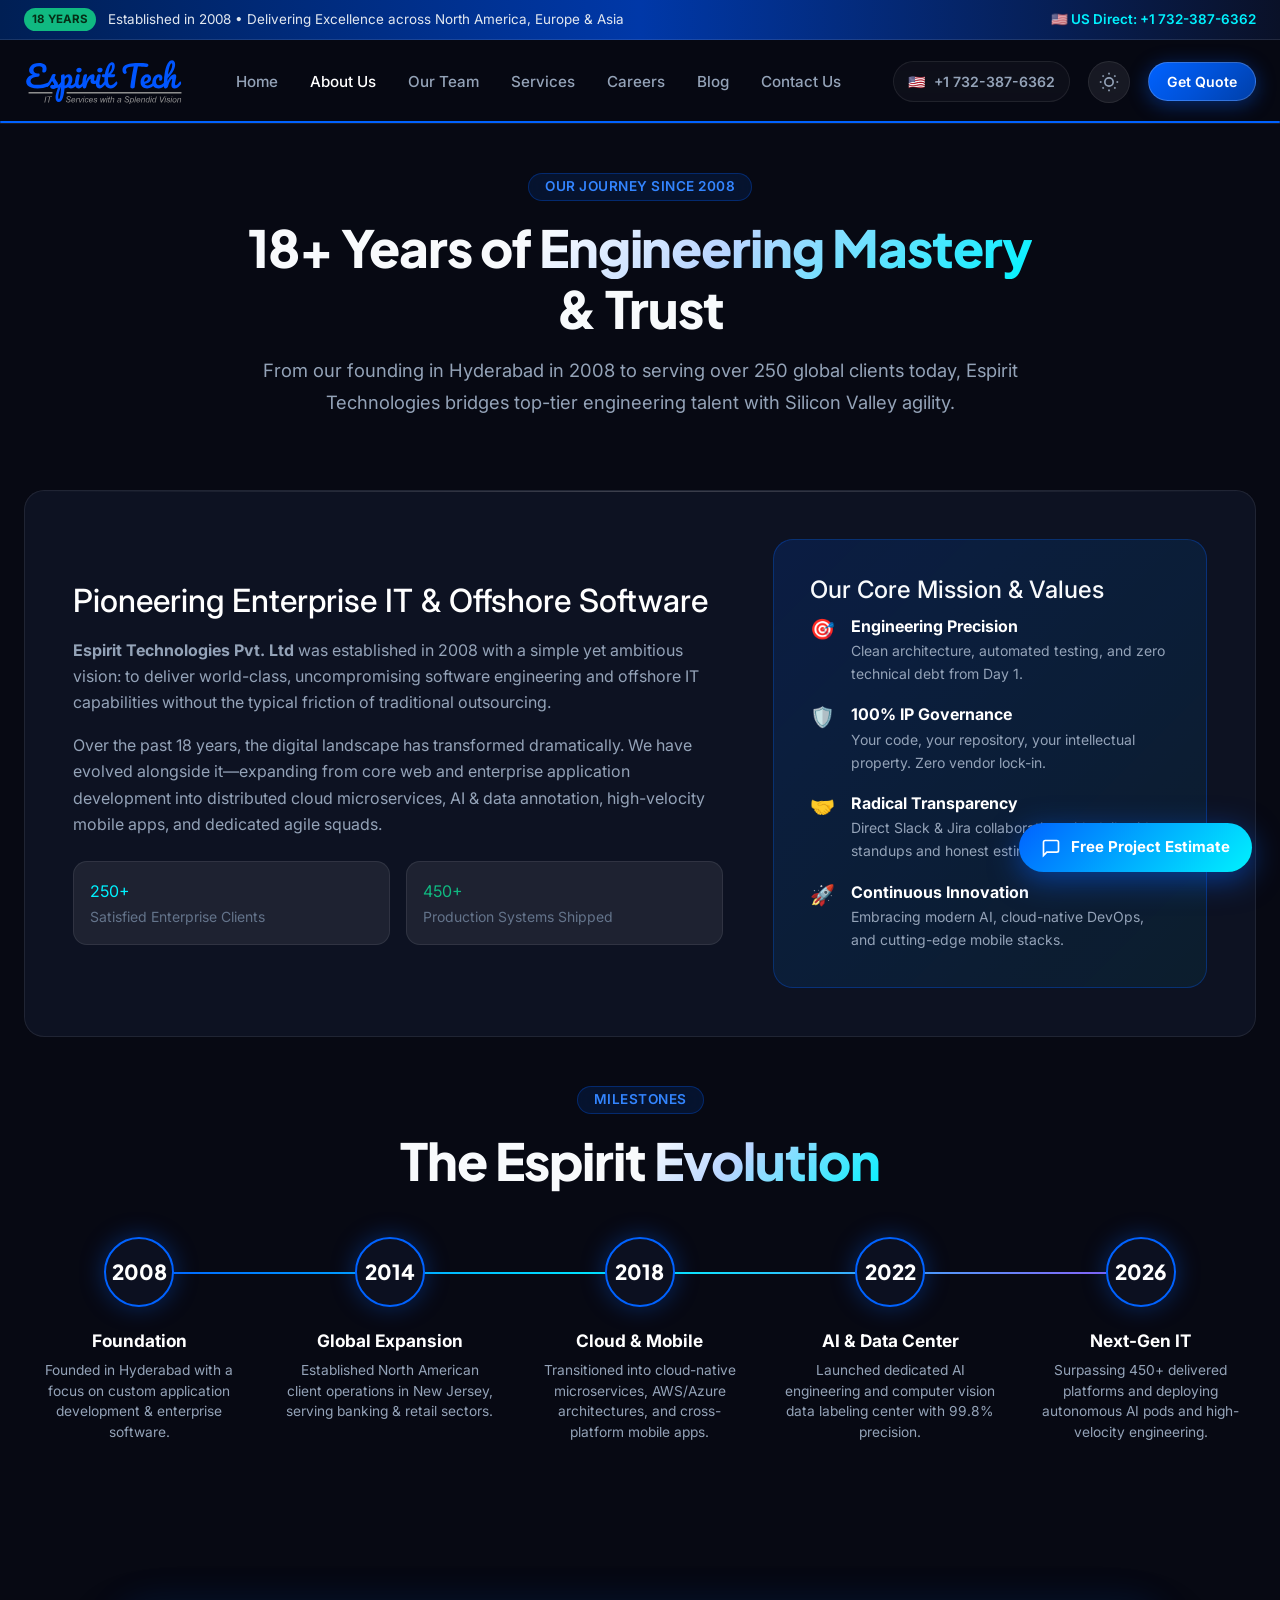
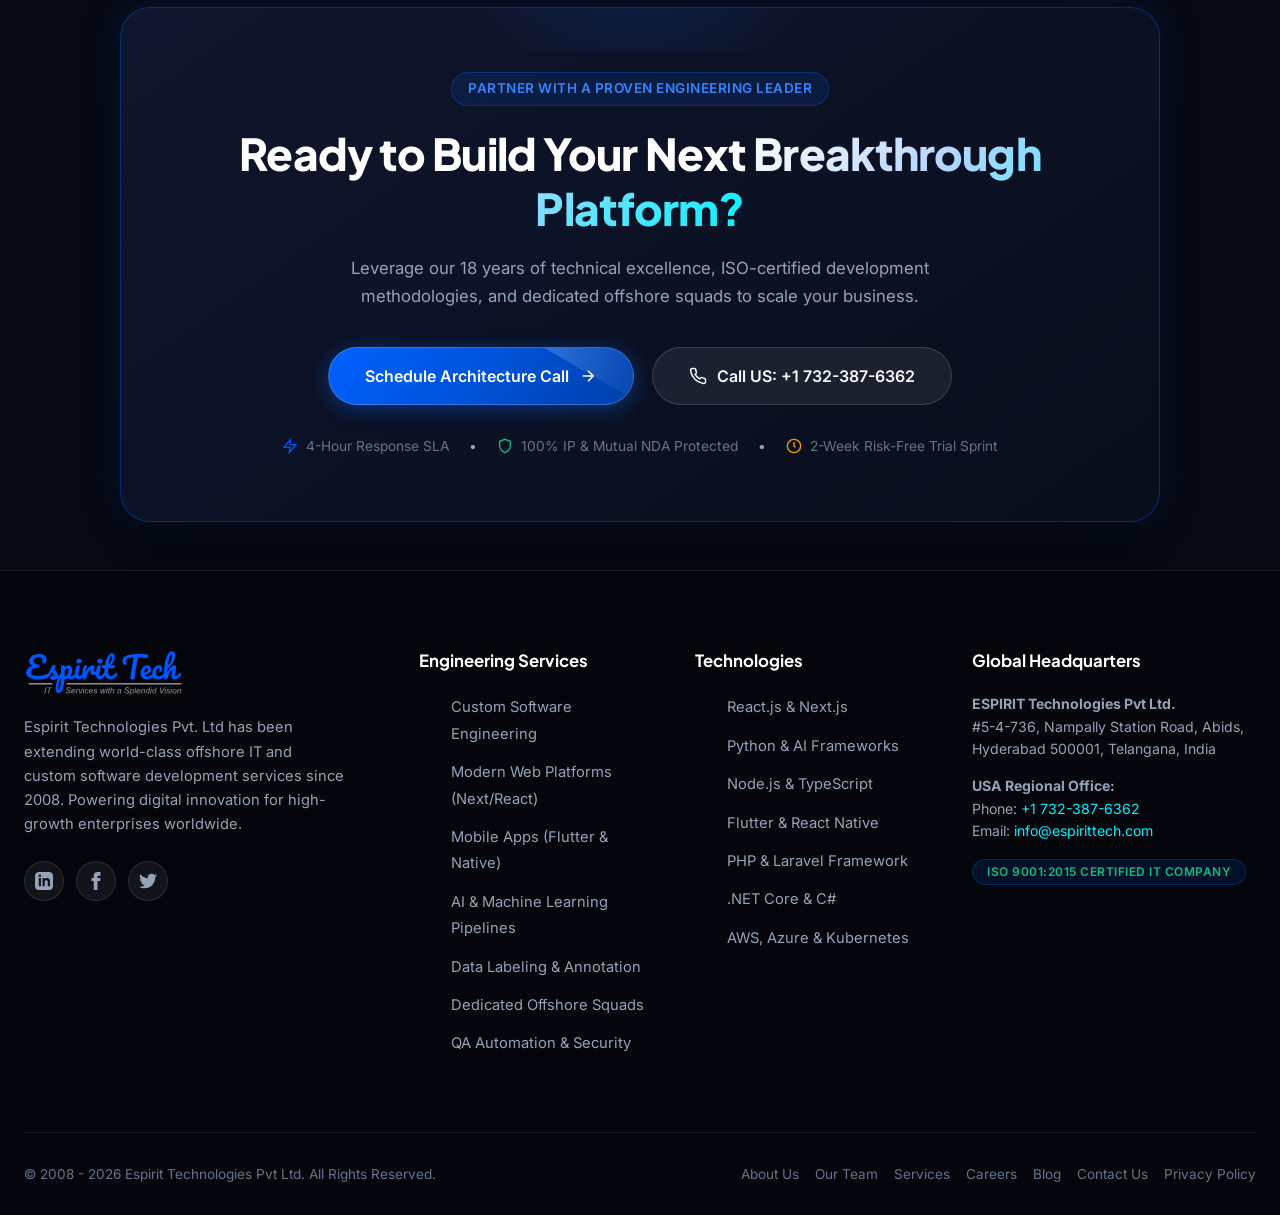
<file: about.html>
<!DOCTYPE html>
<html lang="en" data-theme="dark">

<head>
  <meta charset="UTF-8">
  <meta name="viewport" content="width=device-width, initial-scale=1.0">
  <title>About Us | Espirit Technologies - 18+ Years in Software Innovation</title>
  <meta name="description" content="Founded in 2008, Espirit Technologies delivers custom offshore software development, cloud systems, and AI engineering for enterprises worldwide. Explore our story.">
  <meta name="keywords" content="about espirit technologies, software development company hyderabad, offshore software development history, IT outsourcing company, ISO 9001 certified IT company">
  <meta name="robots" content="index, follow, max-snippet:-1, max-image-preview:large, max-video-preview:-1">
  <link rel="canonical" href="https://espirittech.com/about.html">

  <!-- Open Graph / Facebook -->
  <meta property="og:type" content="website">
  <meta property="og:site_name" content="Espirit Technologies">
  <meta property="og:url" content="https://espirittech.com/about.html">
  <meta property="og:title" content="About Us | Espirit Technologies - 18+ Years in Software Innovation">
  <meta property="og:description" content="Founded in 2008, Espirit Technologies delivers custom offshore software development, cloud systems, and AI engineering for enterprises worldwide. Explore our story.">
  <meta property="og:image" content="https://espirittech.com/espirit-logo.svg">
  <meta property="og:locale" content="en_US">

  <!-- Twitter Cards -->
  <meta name="twitter:card" content="summary_large_image">
  <meta name="twitter:site" content="@espirittech">
  <meta name="twitter:url" content="https://espirittech.com/about.html">
  <meta name="twitter:title" content="About Us | Espirit Technologies - 18+ Years in Software Innovation">
  <meta name="twitter:description" content="Founded in 2008, Espirit Technologies delivers custom offshore software development, cloud systems, and AI engineering for enterprises worldwide. Explore our story.">
  <meta name="twitter:image" content="https://espirittech.com/espirit-logo.svg">

  <!-- Schema.org Structured Data (JSON-LD) -->
  <script type="application/ld+json">
{
  "@context": "https://schema.org",
  "@graph": [
    {
      "@context": "https://schema.org",
      "@type": "AboutPage",
      "name": "About Espirit Technologies",
      "url": "https://espirittech.com/about.html",
      "description": "Founded in 2008, Espirit Technologies is a premier offshore software development and IT engineering partner serving global enterprises.",
      "mainEntity": {
        "@type": "Organization",
        "name": "Espirit Technologies Pvt. Ltd",
        "foundingDate": "2008",
        "award": "ISO 9001:2015 Certified IT Company"
      }
    },
    {
      "@context": "https://schema.org",
      "@type": "BreadcrumbList",
      "itemListElement": [
        {
          "@type": "ListItem",
          "position": 1,
          "name": "Home",
          "item": "https://espirittech.com/"
        },
        {
          "@type": "ListItem",
          "position": 2,
          "name": "About Us",
          "item": "https://espirittech.com/about.html"
        }
      ]
    }
  ]
}
  </script>
  <link rel="icon" type="image/svg+xml" href="espirit-logo.svg">
  <link rel="preconnect" href="https://fonts.googleapis.com">
  <link rel="preconnect" href="https://fonts.gstatic.com" crossorigin>
  <link
    href="https://fonts.googleapis.com/css2?family=Inter:wght@300;400;500;600;700&family=Plus+Jakarta+Sans:wght@400;500;600;700;800&family=JetBrains+Mono:wght@400;500&display=swap"
    rel="stylesheet">
  <link rel="stylesheet" href="assets/css/bootstrap.min.css">
  <link rel="stylesheet" href="assets/css/styles.css">
</head>

<body>

  <!-- Top Announcement Bar -->
  <aside class="announcement-bar">
    <div class="container announcement-content">
      <div class="announcement-left">
        <span class="announcement-tag">18 Years</span>
        <span>Established in 2008 • Delivering Excellence across North America, Europe & Asia</span>
      </div>
      <div class="announcement-right">
        <a href="tel:+17323876362" class="announcement-link">
          🇺🇸 US Direct: +1 732-387-6362
        </a>
      </div>
    </div>
  </aside>

  <!-- Navbar -->
  <header class="navbar-wrapper">
    <div class="container nav-container">
      <a href="index.html" class="nav-logo">
        <img src="espirit-logo.svg" alt="Espirit Technologies" class="nav-logo-svg">
      </a>
      <nav class="nav-links">
        <a href="index.html" class="nav-link">Home</a>
        <a href="about.html" class="nav-link active">About Us</a>
        <a href="our-team.html" class="nav-link">Our Team</a>
        <a href="services.html" class="nav-link">Services</a>
        <a href="careers.html" class="nav-link">Careers</a>
        <a href="blog.html" class="nav-link">Blog</a>
        <a href="contact.html" class="nav-link">Contact Us</a>
      </nav>
      <div class="nav-actions">
        <a href="tel:+17323876362" class="phone-badge">
          <span>🇺🇸</span>
          <span>+1 732-387-6362</span>
        </a>
        <button id="theme-toggle-btn" class="theme-toggle" aria-label="Toggle Theme">
          <span id="theme-icon">
            <svg width="20" height="20" fill="none" stroke="currentColor" stroke-width="2" viewBox="0 0 24 24">
              <circle cx="12" cy="12" r="5"></circle>
              <line x1="12" y1="1" x2="12" y2="3"></line>
              <line x1="12" y1="21" x2="12" y2="23"></line>
              <line x1="4.22" y1="4.22" x2="5.64" y2="5.64"></line>
              <line x1="18.36" y1="18.36" x2="19.78" y2="19.78"></line>
              <line x1="1" y1="12" x2="3" y2="12"></line>
              <line x1="21" y1="12" x2="23" y2="12"></line>
              <line x1="4.22" y1="19.78" x2="5.64" y2="18.36"></line>
              <line x1="18.36" y1="5.64" x2="19.78" y2="4.22"></line>
            </svg>
          </span>
        </button>
        <a href="get-quote.html" class="btn btn-primary btn-sm">
          <span>Get Quote</span>
        </a>
        <button class="mobile-menu-btn" aria-label="Open Mobile Menu">
          <svg width="28" height="28" fill="none" stroke="currentColor" stroke-width="2" viewBox="0 0 24 24">
            <line x1="3" y1="12" x2="21" y2="12"></line>
            <line x1="3" y1="6" x2="21" y2="6"></line>
            <line x1="3" y1="18" x2="21" y2="18"></line>
          </svg>
        </button>
      </div>
    </div>
  </header>

  <!-- Mobile Drawer -->
  <div class="mobile-nav-drawer">
    <div>
      <div class="d-flex align-items-center justify-content-between">
        <img src="espirit-logo.svg" alt="Espirit Technologies" class="navbar-logo-img">
        <button class="modal-close-btn mobile-drawer-close" aria-label="Close Mobile Menu">✕</button>
      </div>
      <div class="mobile-drawer-links">
        <a href="index.html" class="mobile-drawer-link">Home</a>
        <a href="about.html" class="mobile-drawer-link active">About Us</a>
        <a href="our-team.html" class="mobile-drawer-link">Our Team</a>
        <a href="services.html" class="mobile-drawer-link">Services</a>
        <a href="careers.html" class="mobile-drawer-link">Careers</a>
        <a href="blog.html" class="mobile-drawer-link">Blog</a>
        <a href="contact.html" class="mobile-drawer-link">Contact Us</a>
        <a href="get-quote.html" class="mobile-drawer-link">Get Quote</a>
        <a href="privacy-policy.html" class="mobile-drawer-link">Privacy Policy</a>
      </div>
    </div>
    <div>
      <a href="tel:+17323876362" class="d-block mb-3 text-primary-light fw-semibold">
        📞 +1 732-387-6362
      </a>
      <a href="get-quote.html" class="btn btn-primary w-100 text-center">
        Request Consultation
      </a>
    </div>
  </div>

  <!-- About Page Hero -->
  <section class="section py-5">
    <div class="container">
      <div class="section-header reveal mb-4">
        <span class="badge">Our Journey Since 2008</span>
        <h1>18+ Years of <span class="text-gradient">Engineering Mastery</span> & Trust</h1>
        <p class="section-subtitle">
          From our founding in Hyderabad in 2008 to serving over 250 global clients today, Espirit Technologies bridges
          top-tier engineering talent with Silicon Valley agility.
        </p>
      </div>
    </div>
  </section>

  <!-- Company Overview Story -->
  <section class="section pt-0">
    <div class="container">
      <div class="glass-card reveal p-5 mb-5">
        <div class="about-overview-grid">
          <div>
            <h3 class="fs-2 text-highlight mb-3">Pioneering Enterprise IT &
              Offshore Software</h3>
            <p class="text-secondary-custom mb-3">
              <strong>Espirit Technologies Pvt. Ltd</strong> was established in 2008 with a simple yet ambitious vision:
              to deliver world-class, uncompromising software engineering and offshore IT capabilities without the
              typical friction of traditional outsourcing.
            </p>
            <p class="text-secondary-custom mb-4">
              Over the past 18 years, the digital landscape has transformed dramatically. We have evolved alongside
              it—expanding from core web and enterprise application development into distributed cloud microservices, AI
              & data annotation, high-velocity mobile apps, and dedicated agile squads.
            </p>
            <div class="about-stats-grid">
              <div
                class="about-stat-box">
                <div class="about-stat-number text-cyan">250+</div>
                <div class="text-muted-custom small">Satisfied Enterprise Clients</div>
              </div>
              <div
                class="about-stat-box">
                <div class="about-stat-number text-emerald">450+</div>
                <div class="text-muted-custom small">Production Systems Shipped</div>
              </div>
            </div>
          </div>
          <div
            class="about-mission-card">
            <h4 class="about-mission-title">Our Core Mission & Values</h4>
            <div class="d-flex flex-column gap-3">
              <div class="d-flex gap-3">
                <span class="fs-5">🎯</span>
                <div>
                  <strong class="text-highlight">Engineering Precision</strong>
                  <p class="text-secondary-custom small mb-0">Clean architecture, automated testing, and
                    zero technical debt from Day 1.</p>
                </div>
              </div>
              <div class="d-flex gap-3">
                <span class="fs-5">🛡️</span>
                <div>
                  <strong class="text-highlight">100% IP Governance</strong>
                  <p class="text-secondary-custom small mb-0">Your code, your repository, your
                    intellectual property. Zero vendor lock-in.</p>
                </div>
              </div>
              <div class="d-flex gap-3">
                <span class="fs-5">🤝</span>
                <div>
                  <strong class="text-highlight">Radical Transparency</strong>
                  <p class="text-secondary-custom small mb-0">Direct Slack & Jira collaboration with daily
                    video standups and honest estimates.</p>
                </div>
              </div>
              <div class="d-flex gap-3">
                <span class="fs-5">🚀</span>
                <div>
                  <strong class="text-highlight">Continuous Innovation</strong>
                  <p class="text-secondary-custom small mb-0">Embracing modern AI, cloud-native DevOps,
                    and cutting-edge mobile stacks.</p>
                </div>
              </div>
            </div>
          </div>
        </div>
      </div>

      <!-- 18-Year Evolution Timeline -->
      <div class="section-header reveal mt-5">
        <span class="badge">Milestones</span>
        <h2>The Espirit <span class="text-gradient">Evolution</span></h2>
      </div>

      <div class="process-timeline reveal mb-5">
        <div class="process-step">
          <div class="process-node">2008</div>
          <h4>Foundation</h4>
          <p>Founded in Hyderabad with a focus on custom application development & enterprise software.</p>
        </div>
        <div class="process-step">
          <div class="process-node">2014</div>
          <h4>Global Expansion</h4>
          <p>Established North American client operations in New Jersey, serving banking & retail sectors.</p>
        </div>
        <div class="process-step">
          <div class="process-node">2018</div>
          <h4>Cloud & Mobile</h4>
          <p>Transitioned into cloud-native microservices, AWS/Azure architectures, and cross-platform mobile apps.</p>
        </div>
        <div class="process-step">
          <div class="process-node">2022</div>
          <h4>AI & Data Center</h4>
          <p>Launched dedicated AI engineering and computer vision data labeling center with 99.8% precision.</p>
        </div>
        <div class="process-step">
          <div class="process-node">2026</div>
          <h4>Next-Gen IT</h4>
          <p>Surpassing 450+ delivered platforms and deploying autonomous AI pods and high-velocity engineering.</p>
        </div>
      </div>
    </div>
  </section>

  <!-- CTA Box -->
  <section class="section pt-3 pb-5">
    <div class="container">
      <div class="cta-banner reveal">
        <span class="badge">Partner with a Proven Engineering Leader</span>
        <h2>Ready to Build Your Next <span class="text-gradient">Breakthrough Platform?</span></h2>
        <p>
          Leverage our 18 years of technical excellence, ISO-certified development methodologies, and dedicated offshore squads to scale your business.
        </p>
        <div class="cta-actions">
          <a href="get-quote.html" class="btn btn-primary btn-lg">
            <span>Schedule Architecture Call</span>
            <svg width="18" height="18" fill="none" stroke="currentColor" stroke-width="2" viewBox="0 0 24 24">
              <path d="M5 12h14M12 5l7 7-7 7" />
            </svg>
          </a>
          <a href="tel:+17323876362" class="btn btn-secondary btn-lg">
            <svg width="18" height="18" fill="none" stroke="currentColor" stroke-width="2" viewBox="0 0 24 24">
              <path d="M22 16.92v3a2 2 0 0 1-2.18 2 19.79 19.79 0 0 1-8.63-3.07 19.5 19.5 0 0 1-6-6 19.79 19.79 0 0 1-3.07-8.67A2 2 0 0 1 4.11 2h3a2 2 0 0 1 2 1.72 12.84 12.84 0 0 0 .7 2.81 2 2 0 0 1-.45 2.11L8.09 9.91a16 16 0 0 0 6 6l1.27-1.27a2 2 0 0 1 2.11-.45 12.84 12.84 0 0 0 2.81.7A2 2 0 0 1 22 16.92z" />
            </svg>
            <span>Call US: +1 732-387-6362</span>
          </a>
        </div>
        <div class="cta-guarantee">
          <span class="cta-guarantee-item">
            <svg width="16" height="16" fill="none" stroke="#0055ff" stroke-width="2" viewBox="0 0 24 24"><polygon points="13 2 3 14 12 14 11 22 21 10 12 10 13 2"></polygon></svg>
            4-Hour Response SLA
          </span>
          <span class="cta-guarantee-separator">•</span>
          <span class="cta-guarantee-item">
            <svg width="16" height="16" fill="none" stroke="#10b981" stroke-width="2" viewBox="0 0 24 24"><path d="M12 22s8-4 8-10V5l-8-3-8 3v7c0 6 8 10 8 10z"></path></svg>
            100% IP & Mutual NDA Protected
          </span>
          <span class="cta-guarantee-separator">•</span>
          <span class="cta-guarantee-item">
            <svg width="16" height="16" fill="none" stroke="#f59e0b" stroke-width="2" viewBox="0 0 24 24"><circle cx="12" cy="12" r="10"></circle><polyline points="12 6 12 12 14 14"></polyline></svg>
            2-Week Risk-Free Trial Sprint
          </span>
        </div>
      </div>
    </div>
  </section>

  <!-- ==========================================================================
       ENTERPRISE FOOTER
       ========================================================================== -->
  <footer class="site-footer">
    <div class="container">
      <div class="footer-top">
        <!-- Brand Col -->
        <div class="footer-brand">
          <img src="espirit-logo.svg" alt="Espirit Technologies" class="footer-logo-img">
          <p>
            Espirit Technologies Pvt. Ltd has been extending world-class offshore IT and custom software development
            services since 2008. Powering digital innovation for high-growth enterprises worldwide.
          </p>
          <div class="social-links">
            <a href="https://in.linkedin.com/company/espirit-technologies-private-limited" target="_blank"
              rel="noopener noreferrer" class="social-btn" aria-label="LinkedIn">
              <svg width="18" height="18" fill="currentColor" viewBox="0 0 24 24">
                <path
                  d="M19 0h-14c-2.761 0-5 2.239-5 5v14c0 2.761 2.239 5 5 5h14c2.762 0 5-2.239 5-5v-14c0-2.761-2.238-5-5-5zm-11 19h-3v-11h3v11zm-1.5-12.268c-.966 0-1.75-.79-1.75-1.764s.784-1.764 1.75-1.764 1.75.79 1.75 1.764-.783 1.764-1.75 1.764zm13.5 12.268h-3v-5.604c0-3.368-4-3.113-4 0v5.604h-3v-11h3v1.765c1.396-2.586 7-2.777 7 2.476v6.759z" />
              </svg>
            </a>
            <a href="https://www.facebook.com/EspiritTechnologies/" target="_blank" rel="noopener noreferrer"
              class="social-btn" aria-label="Facebook">
              <svg width="18" height="18" fill="currentColor" viewBox="0 0 24 24">
                <path
                  d="M9 8h-3v4h3v12h5v-12h3.642l.358-4h-4v-1.667c0-.955.192-1.333 1.115-1.333h2.885v-5h-3.808c-3.596 0-5.192 1.583-5.192 4.615v3.385z" />
              </svg>
            </a>
            <a href="https://twitter.com/" target="_blank" rel="noopener noreferrer" class="social-btn"
              aria-label="Twitter">
              <svg width="18" height="18" fill="currentColor" viewBox="0 0 24 24">
                <path
                  d="M24 4.557c-.883.392-1.832.656-2.828.775 1.017-.609 1.798-1.574 2.165-2.724-.951.564-2.005.974-3.127 1.195-.897-.957-2.178-1.555-3.594-1.555-3.179 0-5.515 2.966-4.797 6.045-4.091-.205-7.719-2.165-10.148-5.144-1.29 2.213-.669 5.108 1.523 6.574-.806-.026-1.566-.247-2.229-.616-.054 2.281 1.581 4.415 3.949 4.89-.693.188-1.452.232-2.224.084.626 1.956 2.444 3.379 4.6 3.419-2.07 1.623-4.678 2.348-7.29 2.04 2.179 1.397 4.768 2.212 7.548 2.212 9.142 0 14.307-7.721 13.995-14.646.962-.695 1.797-1.562 2.457-2.549z" />
              </svg>
            </a>
          </div>
        </div>

        <!-- Col 2: Services -->
        <div class="footer-col">
          <h4>Engineering Services</h4>
          <ul class="footer-links-list">
            <li><a href="services.html#custom-software">Custom Software Engineering</a></li>
            <li><a href="services.html#web-apps">Modern Web Platforms (Next/React)</a></li>
            <li><a href="services.html#mobile-apps">Mobile Apps (Flutter & Native)</a></li>
            <li><a href="services.html#ai-data">AI & Machine Learning Pipelines</a></li>
            <li><a href="services.html#ai-data">Data Labeling & Annotation</a></li>
            <li><a href="services.html#it-staffing">Dedicated Offshore Squads</a></li>
            <li><a href="services.html#qa-testing">QA Automation & Security</a></li>
          </ul>
        </div>

        <!-- Col 3: Technologies -->
        <div class="footer-col">
          <h4>Technologies</h4>
          <ul class="footer-links-list">
            <li><a href="index.html#technologies">React.js & Next.js</a></li>
            <li><a href="index.html#technologies">Python & AI Frameworks</a></li>
            <li><a href="index.html#technologies">Node.js & TypeScript</a></li>
            <li><a href="index.html#technologies">Flutter & React Native</a></li>
            <li><a href="index.html#technologies">PHP & Laravel Framework</a></li>
            <li><a href="index.html#technologies">.NET Core & C#</a></li>
            <li><a href="index.html#technologies">AWS, Azure & Kubernetes</a></li>
          </ul>
        </div>

        <!-- Col 4: Corporate & HQ -->
        <div class="footer-col">
          <h4>Global Headquarters</h4>
          <p class="footer-hq-text">
            <strong>ESPIRIT Technologies Pvt Ltd.</strong><br>
            #5-4-736, Nampally Station Road, Abids, Hyderabad 500001, Telangana, India
          </p>
          <p class="footer-hq-text">
            <strong>USA Regional Office:</strong><br>
            Phone: <a href="tel:+17323876362" class="text-cyan">+1 732-387-6362</a><br>
            Email: <a href="mailto:info@espirittech.com" class="text-cyan">info@espirittech.com</a>
          </p>
          <div class="badge badge-iso">
            ISO 9001:2015 CERTIFIED IT COMPANY
          </div>
        </div>
      </div>

      <div class="footer-bottom">
        <div>
          © 2008 - 2026 Espirit Technologies Pvt Ltd. All Rights Reserved.
        </div>
        <div class="d-flex gap-3 flex-wrap">
          <a href="about.html">About Us</a>
          <a href="our-team.html">Our Team</a>
          <a href="services.html">Services</a>
          <a href="careers.html">Careers</a>
          <a href="blog.html">Blog</a>
          <a href="contact.html">Contact Us</a>
          <a href="privacy-policy.html">Privacy Policy</a>
        </div>
      </div>
    </div>
  </footer>

  <!-- Floating Action Quick Contact Pill -->
  <div class="floating-contact-pill" data-open-modal="quote-modal" title="Request Quick Quote">
    <svg width="20" height="20" fill="none" stroke="currentColor" stroke-width="2" viewBox="0 0 24 24">
      <path d="M21 15a2 2 0 0 1-2 2H7l-4 4V5a2 2 0 0 1 2-2h14a2 2 0 0 1 2 2z" />
    </svg>
    <span>Free Project Estimate</span>
  </div>

  <!-- Modal -->
  <div class="modal-overlay" id="quote-modal">
    <div class="modal-box">
      <button class="modal-close-btn">✕</button>
      <h3 class="modal-title-sm">Get Free Technical Estimate</h3>
      <p class="modal-subtitle-sm">Fill in your details and our
        technical team will review your requirements within 4 hours.</p>
      <form class="ajax-contact-form">
        <div class="form-group">
          <label class="form-label">Full Name *</label>
          <input type="text" class="form-control" required placeholder="Jane Smith">
        </div>
        <div class="form-group">
          <label class="form-label">Work Email *</label>
          <input type="email" class="form-control" required placeholder="jane@company.com">
        </div>
        <div class="form-group">
          <label class="form-label">Project Details</label>
          <textarea class="form-control" required placeholder="Brief project summary..."></textarea>
        </div>
        <button type="submit" class="btn btn-primary w-100">Submit Proposal Request</button>
      </form>
    </div>
  </div>

  <script src="assets/js/bootstrap.bundle.min.js"></script>
  <script src="assets/js/main.js"></script>
</body>

</html>
</file>
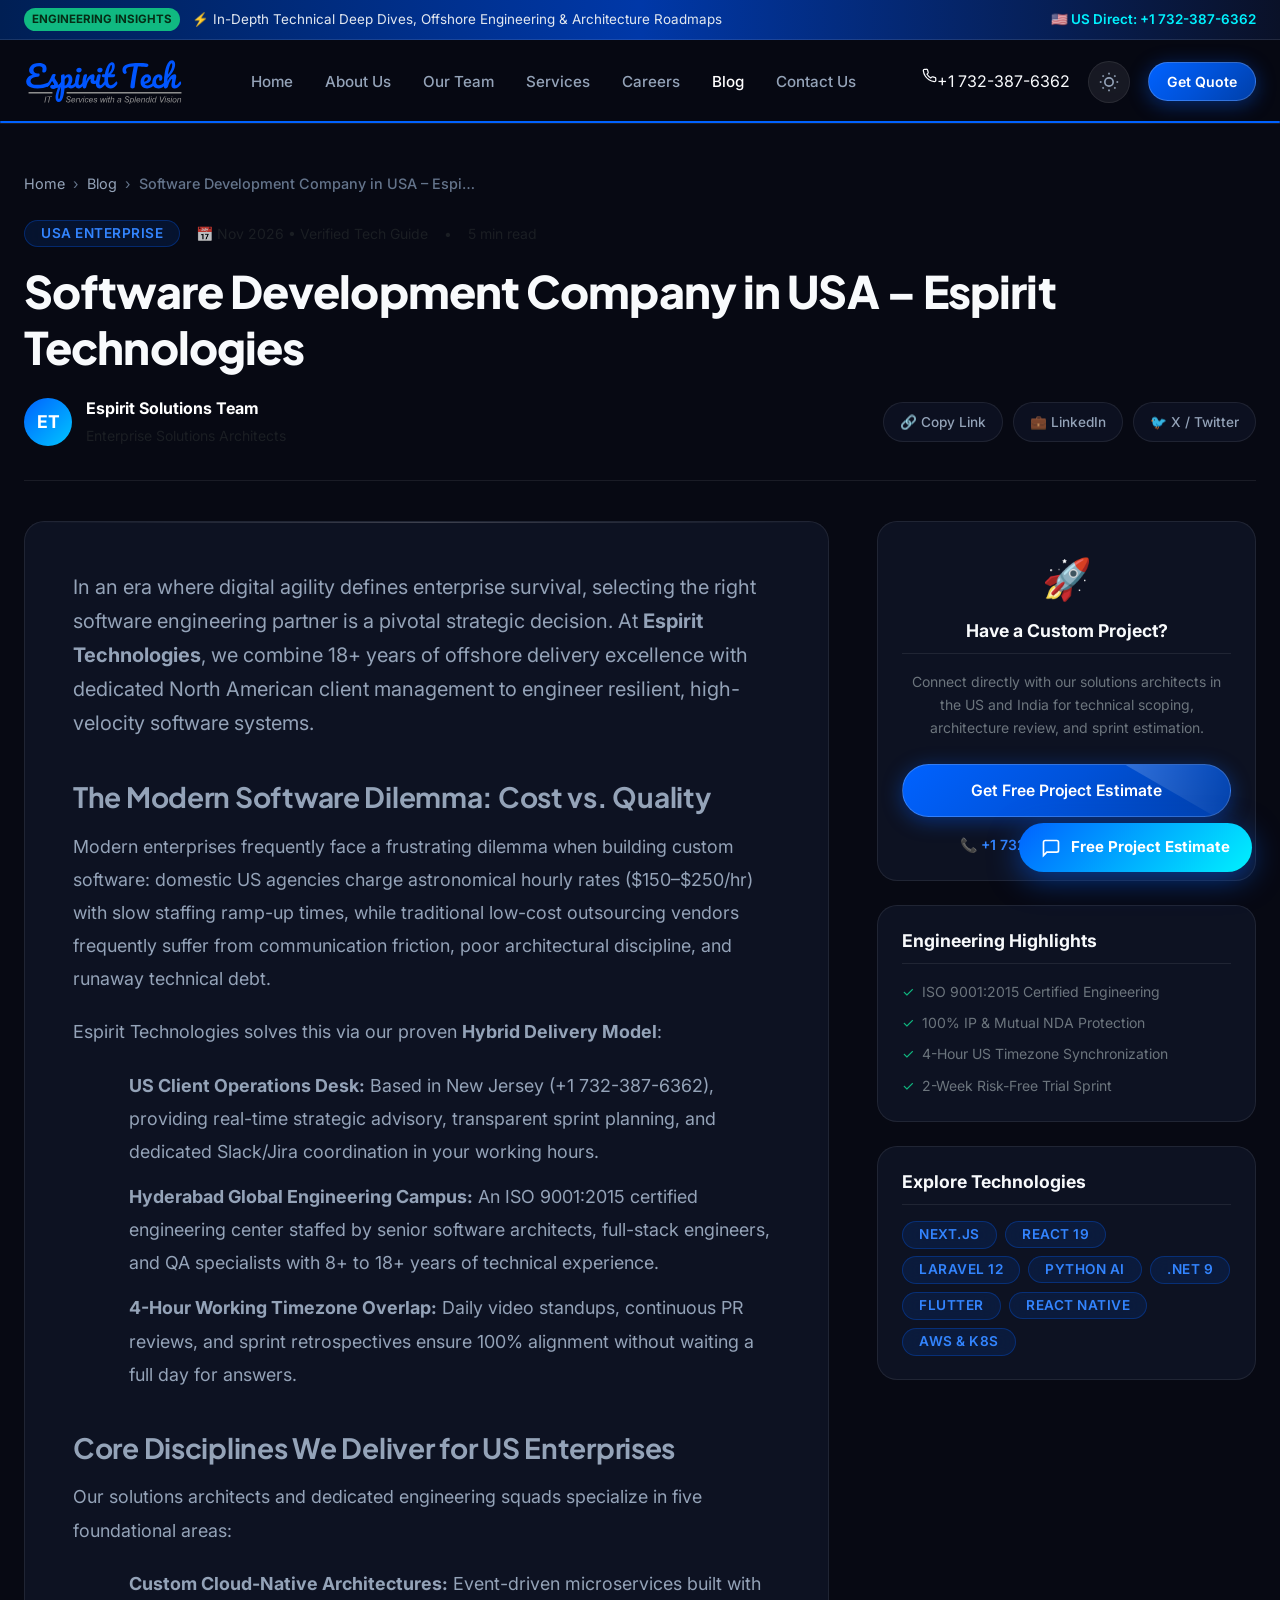
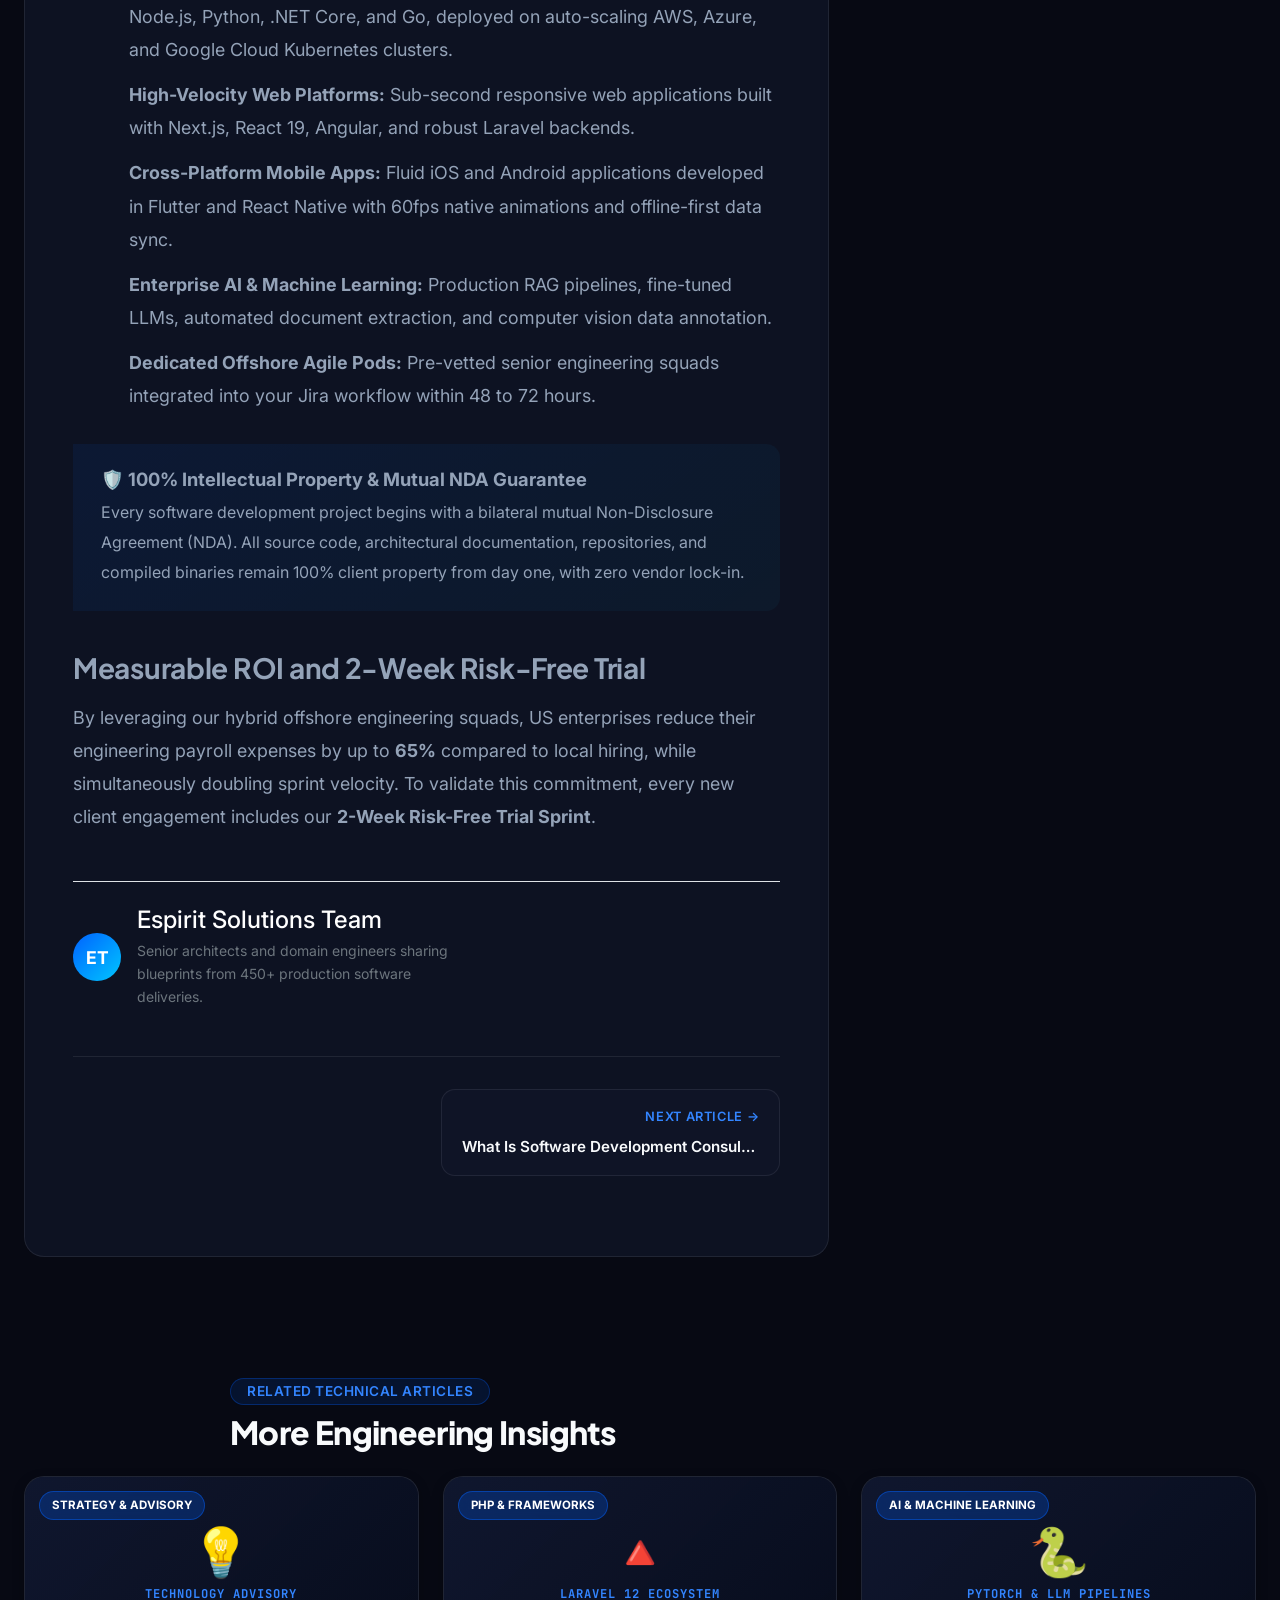
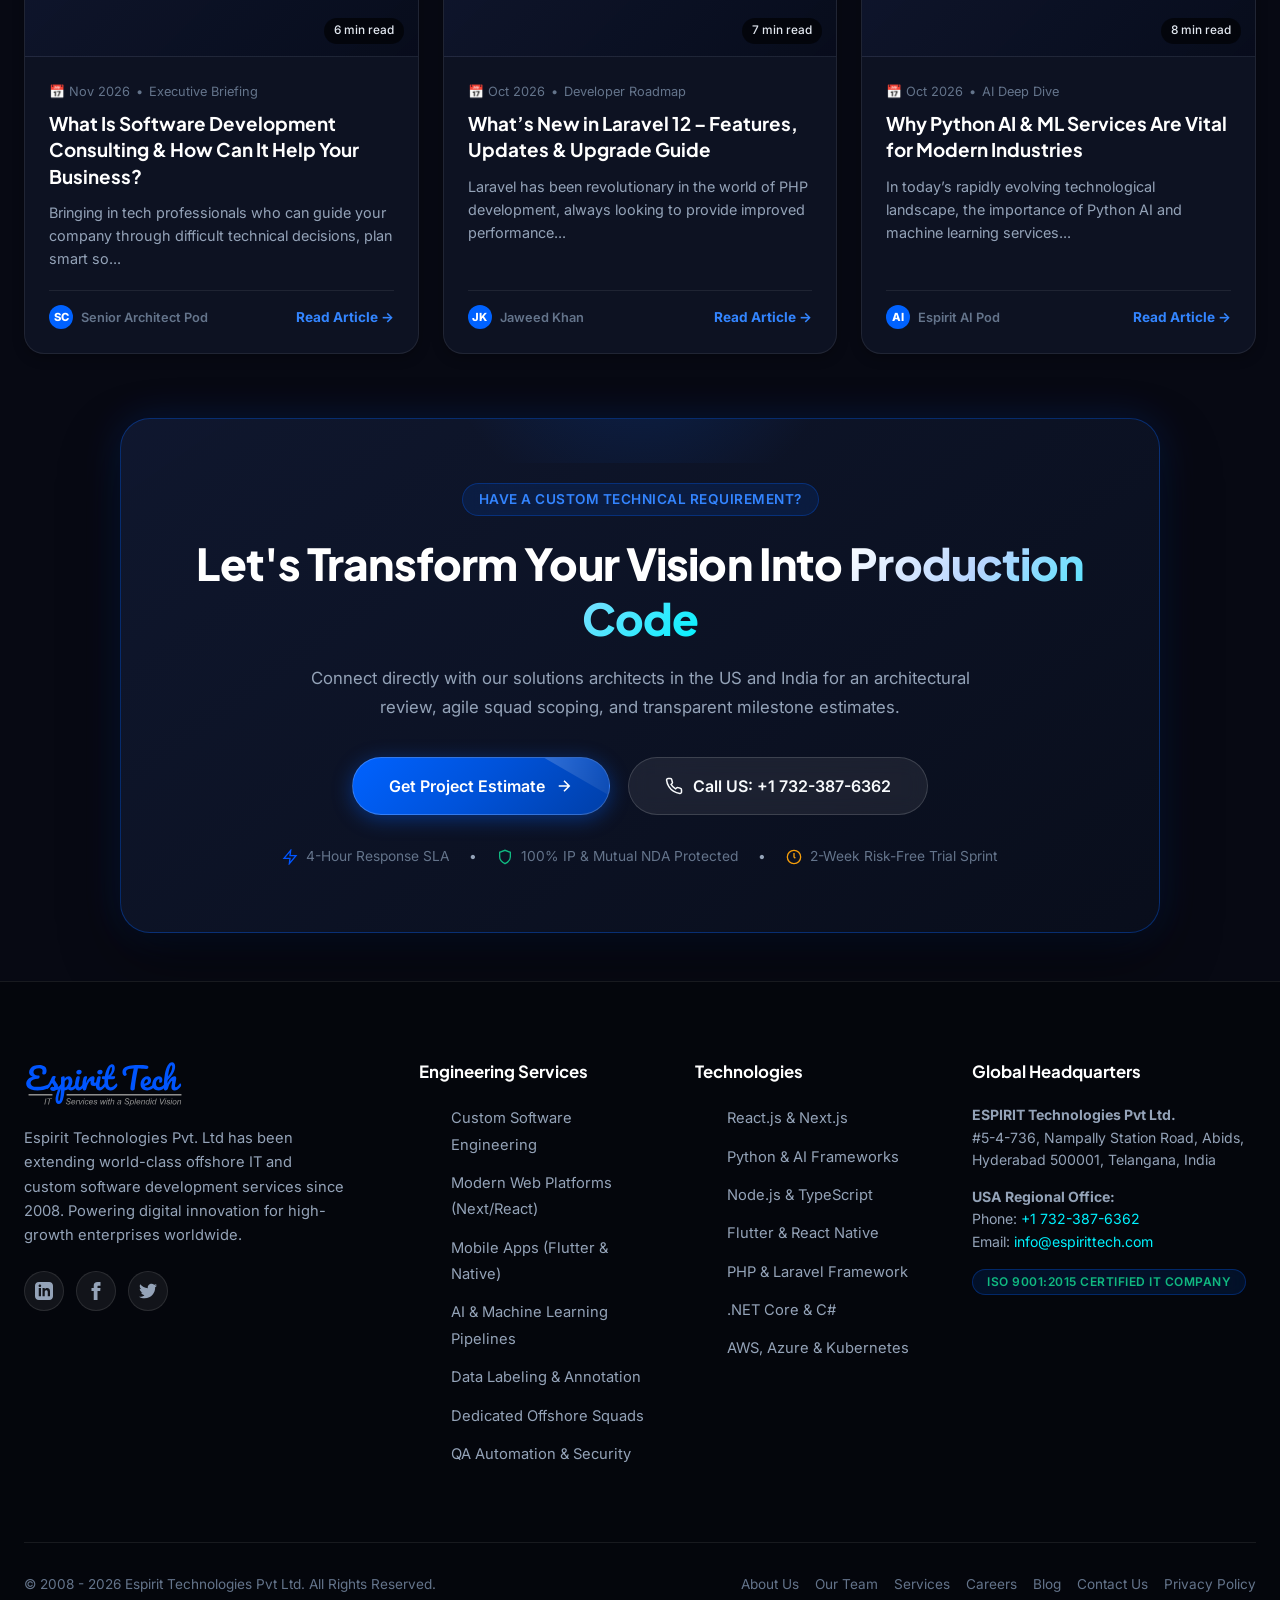
<file: blog-details.html>
<!DOCTYPE html>
<html lang="en" data-theme="dark">

<head>
  <meta charset="UTF-8">
  <meta name="viewport" content="width=device-width, initial-scale=1.0">
  <title id="page-title">Blog Details | Espirit Technologies</title>
  <meta name="description" id="page-desc"
    content="In-depth software engineering insights, architecture deep dives, and offshore development best practices from Espirit Technologies.">
  <meta name="keywords" content="software engineering blog, web development, cloud architectures, AI, mobile engineering, offshore IT">
  <meta name="robots" content="index, follow, max-snippet:-1, max-image-preview:large, max-video-preview:-1">
  <link rel="canonical" id="page-canonical" href="https://espirittech.com/blog-details.html">

  <!-- Open Graph -->
  <meta property="og:type" content="article">
  <meta property="og:site_name" content="Espirit Technologies">
  <meta property="og:url" id="og-url" content="https://espirittech.com/blog-details.html">
  <meta property="og:title" id="og-title" content="Blog Details | Espirit Technologies">
  <meta property="og:description" id="og-desc" content="Engineering insights and technology blueprints from Espirit Technologies.">
  <meta property="og:image" content="https://espirittech.com/espirit-logo.svg">
  <meta property="og:locale" content="en_US">

  <!-- Twitter Cards -->
  <meta name="twitter:card" content="summary_large_image">
  <meta name="twitter:site" content="@espirittech">
  <meta name="twitter:title" id="tw-title" content="Blog Details | Espirit Technologies">
  <meta name="twitter:description" id="tw-desc" content="Engineering insights and technology blueprints from Espirit Technologies.">
  <meta name="twitter:image" content="https://espirittech.com/espirit-logo.svg">

  <!-- Favicon -->
  <link rel="icon" type="image/svg+xml" href="espirit-logo.svg">

  <!-- Google Fonts -->
  <link rel="preconnect" href="https://fonts.googleapis.com">
  <link rel="preconnect" href="https://fonts.gstatic.com" crossorigin>
  <link
    href="https://fonts.googleapis.com/css2?family=Inter:wght@300;400;500;600;700&family=Plus+Jakarta+Sans:wght@400;500;600;700;800&family=JetBrains+Mono:wght@400;500&display=swap"
    rel="stylesheet">

  <!-- Stylesheets -->
  <link rel="stylesheet" href="assets/css/bootstrap.min.css">
  <link rel="stylesheet" href="assets/css/styles.css">
</head>

<body>

  <!-- Top Announcement Bar -->
  <aside class="announcement-bar">
    <div class="container announcement-content">
      <div class="announcement-left">
        <span class="announcement-tag">Engineering Insights</span>
        <span>⚡ In-Depth Technical Deep Dives, Offshore Engineering & Architecture Roadmaps</span>
      </div>
      <div class="announcement-right">
        <a href="tel:+17323876362" class="announcement-link">
          🇺🇸 US Direct: +1 732-387-6362
        </a>
      </div>
    </div>
  </aside>

  <!-- Navbar -->
  <header class="navbar-wrapper">
    <div class="container nav-container">
      <a href="index.html" class="nav-logo" aria-label="Espirit Technologies Home">
        <img src="espirit-logo.svg" alt="Espirit Technologies" class="nav-logo-svg">
      </a>

      <!-- Desktop Nav -->
      <nav class="nav-links" aria-label="Main Navigation">
        <a href="index.html" class="nav-link">Home</a>
        <a href="about.html" class="nav-link">About Us</a>
        <a href="our-team.html" class="nav-link">Our Team</a>
        <a href="services.html" class="nav-link">Services</a>
        <a href="careers.html" class="nav-link">Careers</a>
        <a href="blog.html" class="nav-link active">Blog</a>
        <a href="contact.html" class="nav-link">Contact Us</a>
      </nav>

      <!-- Nav Actions -->
      <div class="nav-actions">
        <a href="tel:+17323876362" class="nav-phone-pill d-none d-lg-inline-flex">
          <svg width="15" height="15" fill="none" stroke="currentColor" stroke-width="2" viewBox="0 0 24 24">
            <path
              d="M22 16.92v3a2 2 0 0 1-2.18 2 19.79 19.79 0 0 1-8.63-3.07 19.5 19.5 0 0 1-6-6 19.79 19.79 0 0 1-3.07-8.67A2 2 0 0 1 4.11 2h3a2 2 0 0 1 2 1.72 12.84 12.84 0 0 0 .7 2.81 2 2 0 0 1-.45 2.11L8.09 9.91a16 16 0 0 0 6 6l1.27-1.27a2 2 0 0 1 2.11-.45 12.84 12.84 0 0 0 2.81.7A2 2 0 0 1 22 16.92z" />
          </svg>
          <span>+1 732-387-6362</span>
        </a>
        <button id="theme-toggle-btn" class="theme-toggle" aria-label="Toggle Theme">
          <span id="theme-icon">
            <svg width="20" height="20" fill="none" stroke="currentColor" stroke-width="2" viewBox="0 0 24 24">
              <circle cx="12" cy="12" r="5"></circle>
              <line x1="12" y1="1" x2="12" y2="3"></line>
              <line x1="12" y1="21" x2="12" y2="23"></line>
              <line x1="4.22" y1="4.22" x2="5.64" y2="5.64"></line>
              <line x1="18.36" y1="18.36" x2="19.78" y2="19.78"></line>
              <line x1="1" y1="12" x2="3" y2="12"></line>
              <line x1="21" y1="12" x2="23" y2="12"></line>
              <line x1="4.22" y1="19.78" x2="5.64" y2="18.36"></line>
              <line x1="18.36" y1="5.64" x2="19.78" y2="4.22"></line>
            </svg>
          </span>
        </button>
        <a href="get-quote.html" class="btn btn-primary btn-sm">
          <span>Get Quote</span>
        </a>
        <button class="mobile-menu-btn" aria-label="Open Mobile Menu">
          <svg width="28" height="28" fill="none" stroke="currentColor" stroke-width="2" viewBox="0 0 24 24">
            <line x1="3" y1="12" x2="21" y2="12"></line>
            <line x1="3" y1="6" x2="21" y2="6"></line>
            <line x1="3" y1="18" x2="21" y2="18"></line>
          </svg>
        </button>
      </div>
    </div>
  </header>

  <!-- Mobile Drawer -->
  <div class="mobile-nav-drawer">
    <div>
      <div class="d-flex align-items-center justify-content-between">
        <img src="espirit-logo.svg" alt="Espirit Technologies" class="navbar-logo-img">
        <button class="modal-close-btn mobile-drawer-close" aria-label="Close Mobile Menu">✕</button>
      </div>
      <div class="mobile-drawer-links">
        <a href="index.html" class="mobile-drawer-link">Home</a>
        <a href="about.html" class="mobile-drawer-link">About Us</a>
        <a href="our-team.html" class="mobile-drawer-link">Our Team</a>
        <a href="services.html" class="mobile-drawer-link">Services</a>
        <a href="careers.html" class="mobile-drawer-link">Careers</a>
        <a href="blog.html" class="mobile-drawer-link active">Blog</a>
        <a href="contact.html" class="mobile-drawer-link">Contact Us</a>
        <a href="get-quote.html" class="mobile-drawer-link">Get Quote</a>
        <a href="privacy-policy.html" class="mobile-drawer-link">Privacy Policy</a>
      </div>
    </div>
    <div>
      <a href="tel:+17323876362" class="d-block mb-3 text-primary-light fw-semibold">
        📞 +1 732-387-6362
      </a>
      <a href="get-quote.html" class="btn btn-primary w-100 text-center">
        Request Consultation
      </a>
    </div>
  </div>

  <!-- Main Article Section -->
  <main class="section py-5">
    <div class="container">
      
      <!-- Breadcrumb -->
      <nav class="blog-breadcrumb" aria-label="Breadcrumb">
        <a href="index.html">Home</a>
        <span>›</span>
        <a href="blog.html">Blog</a>
        <span>›</span>
        <span class="current" id="crumb-title">Loading Article...</span>
      </nav>

      <!-- Article Header -->
      <header class="blog-detail-header">
        <div class="d-flex align-items-center gap-3 flex-wrap mb-3">
          <span class="badge" id="article-badge">TECH INSIGHT</span>
          <span class="text-muted small" id="article-date">📅 Nov 2026</span>
          <span class="text-muted small">•</span>
          <span class="text-muted small" id="article-read-time">5 min read</span>
        </div>

        <h1 class="blog-detail-title" id="article-title">
          Loading Engineering Article...
        </h1>

        <div class="blog-detail-meta">
          <div class="blog-author-info">
            <div class="blog-author-avatar-lg" id="author-avatar">ET</div>
            <div>
              <strong class="d-block text-highlight" id="author-name">Espirit Solutions Team</strong>
              <span class="small text-muted" id="author-role">Enterprise Solutions Architects</span>
            </div>
          </div>

          <div class="blog-share-group">
            <button class="btn-share" onclick="copyArticleLink()" title="Copy Link to Clipboard">
              <span>🔗 Copy Link</span>
            </button>
            <a id="share-linkedin" href="#" target="_blank" rel="noopener" class="btn-share" title="Share on LinkedIn">
              <span>💼 LinkedIn</span>
            </a>
            <a id="share-twitter" href="#" target="_blank" rel="noopener" class="btn-share" title="Share on X">
              <span>🐦 X / Twitter</span>
            </a>
          </div>
        </div>
      </header>

      <!-- Article Grid (Body + Sticky Sidebar) -->
      <div class="row g-5">
        
        <!-- Left: Full Article Body -->
        <div class="col-lg-8">
          <article class="glass-card p-4 p-md-5 mb-5">
            <div class="blog-article-body" id="article-body">
              <!-- Rendered dynamically -->
              <div class="text-center py-5">
                <div class="spinner-border text-primary" role="status">
                  <span class="visually-hidden">Loading...</span>
                </div>
              </div>
            </div>

            <!-- Author Bio Card -->
            <div class="about-overview-grid mt-5 pt-4 border-top">
              <div class="d-flex align-items-center gap-3">
                <div class="blog-author-avatar-lg" id="author-avatar-bio">ET</div>
                <div>
                  <h4 class="mb-1 text-highlight" id="author-name-bio">Espirit Solutions Team</h4>
                  <p class="small text-secondary mb-0">Senior architects and domain engineers sharing blueprints from 450+ production software deliveries.</p>
                </div>
              </div>
            </div>

            <!-- Previous / Next Article Navigation -->
            <div class="blog-nav-pagination" id="blog-pagination">
              <!-- Rendered dynamically -->
            </div>
          </article>
        </div>

        <!-- Right: Sticky Sidebar -->
        <aside class="col-lg-4">
          <div class="blog-sidebar-sticky">

            <!-- Consultation Card -->
            <div class="blog-sidebar-widget text-center">
              <span class="fs-1 d-block mb-2">🚀</span>
              <h4>Have a Custom Project?</h4>
              <p class="small text-secondary mb-4">
                Connect directly with our solutions architects in the US and India for technical scoping, architecture review, and sprint estimation.
              </p>
              <a href="get-quote.html" class="btn btn-primary w-100 mb-2">
                Get Free Project Estimate
              </a>
              <a href="tel:+17323876362" class="d-block small text-primary-light fw-semibold mt-2">
                📞 +1 732-387-6362 (US Desk)
              </a>
            </div>

            <!-- Key Takeaways / Highlights Widget -->
            <div class="blog-sidebar-widget">
              <h4>Engineering Highlights</h4>
              <ul class="list-unstyled mb-0 d-flex flex-column gap-2 small text-secondary" id="sidebar-highlights">
                <li class="d-flex align-items-center gap-2">
                  <span class="text-emerald">✓</span> ISO 9001:2015 Certified Engineering
                </li>
                <li class="d-flex align-items-center gap-2">
                  <span class="text-emerald">✓</span> 100% IP & Mutual NDA Protection
                </li>
                <li class="d-flex align-items-center gap-2">
                  <span class="text-emerald">✓</span> 4-Hour US Timezone Synchronization
                </li>
                <li class="d-flex align-items-center gap-2">
                  <span class="text-emerald">✓</span> 2-Week Risk-Free Trial Sprint
                </li>
              </ul>
            </div>

            <!-- Technology Tags Widget -->
            <div class="blog-sidebar-widget">
              <h4>Explore Technologies</h4>
              <div class="d-flex flex-wrap gap-2">
                <a href="services.html#web-apps" class="badge">Next.js</a>
                <a href="services.html#web-apps" class="badge">React 19</a>
                <a href="services.html#custom-software" class="badge">Laravel 12</a>
                <a href="services.html#ai-data" class="badge">Python AI</a>
                <a href="services.html#custom-software" class="badge">.NET 9</a>
                <a href="services.html#mobile-apps" class="badge">Flutter</a>
                <a href="services.html#mobile-apps" class="badge">React Native</a>
                <a href="services.html#custom-software" class="badge">AWS & K8s</a>
              </div>
            </div>

          </div>
        </aside>
      </div>

      <!-- Related Articles Row -->
      <section class="mt-5 pt-4">
        <div class="section-header text-start mb-4">
          <span class="badge">Related Technical Articles</span>
          <h2 class="fs-2 mt-2">More Engineering Insights</h2>
        </div>

        <div class="row g-4" id="related-articles-grid">
          <!-- Rendered dynamically -->
        </div>
      </section>

    </div>
  </main>

  <!-- ==========================================================================
       CTA BANNER
       ========================================================================== -->
  <section class="section pt-3 pb-5">
    <div class="container">
      <div class="cta-banner reveal">
        <span class="badge">Have a Custom Technical Requirement?</span>
        <h2>Let's Transform Your Vision Into <span class="text-gradient">Production Code</span></h2>
        <p>
          Connect directly with our solutions architects in the US and India for an architectural review, agile squad scoping, and transparent milestone estimates.
        </p>
        <div class="cta-actions">
          <a href="get-quote.html" class="btn btn-primary btn-lg">
            <span>Get Project Estimate</span>
            <svg width="18" height="18" fill="none" stroke="currentColor" stroke-width="2" viewBox="0 0 24 24">
              <path d="M5 12h14M12 5l7 7-7 7" />
            </svg>
          </a>
          <a href="tel:+17323876362" class="btn btn-secondary btn-lg">
            <svg width="18" height="18" fill="none" stroke="currentColor" stroke-width="2" viewBox="0 0 24 24">
              <path d="M22 16.92v3a2 2 0 0 1-2.18 2 19.79 19.79 0 0 1-8.63-3.07 19.5 19.5 0 0 1-6-6 19.79 19.79 0 0 1-3.07-8.67A2 2 0 0 1 4.11 2h3a2 2 0 0 1 2 1.72 12.84 12.84 0 0 0 .7 2.81 2 2 0 0 1-.45 2.11L8.09 9.91a16 16 0 0 0 6 6l1.27-1.27a2 2 0 0 1 2.11-.45 12.84 12.84 0 0 0 2.81.7A2 2 0 0 1 22 16.92z" />
            </svg>
            <span>Call US: +1 732-387-6362</span>
          </a>
        </div>
        <div class="cta-guarantee">
          <span class="cta-guarantee-item">
            <svg width="16" height="16" fill="none" stroke="#0055ff" stroke-width="2" viewBox="0 0 24 24"><polygon points="13 2 3 14 12 14 11 22 21 10 12 10 13 2"></polygon></svg>
            4-Hour Response SLA
          </span>
          <span class="cta-guarantee-separator">•</span>
          <span class="cta-guarantee-item">
            <svg width="16" height="16" fill="none" stroke="#10b981" stroke-width="2" viewBox="0 0 24 24"><path d="M12 22s8-4 8-10V5l-8-3-8 3v7c0 6 8 10 8 10z"></path></svg>
            100% IP & Mutual NDA Protected
          </span>
          <span class="cta-guarantee-separator">•</span>
          <span class="cta-guarantee-item">
            <svg width="16" height="16" fill="none" stroke="#f59e0b" stroke-width="2" viewBox="0 0 24 24"><circle cx="12" cy="12" r="10"></circle><polyline points="12 6 12 12 14 14"></polyline></svg>
            2-Week Risk-Free Trial Sprint
          </span>
        </div>
      </div>
    </div>
  </section>

  <!-- ==========================================================================
       FOOTER
       ========================================================================== -->
  <footer class="site-footer">
    <div class="container">
      <div class="footer-top">
        <!-- Brand Col -->
        <div class="footer-brand">
          <img src="espirit-logo.svg" alt="Espirit Technologies" class="footer-logo-img">
          <p>
            Espirit Technologies Pvt. Ltd has been extending world-class offshore IT and custom software development
            services since 2008. Powering digital innovation for high-growth enterprises worldwide.
          </p>
          <div class="social-links">
            <a href="https://in.linkedin.com/company/espirit-technologies-private-limited" target="_blank"
              rel="noopener noreferrer" class="social-btn" aria-label="LinkedIn">
              <svg width="18" height="18" fill="currentColor" viewBox="0 0 24 24">
                <path
                  d="M19 0h-14c-2.761 0-5 2.239-5 5v14c0 2.761 2.239 5 5 5h14c2.762 0 5-2.239 5-5v-14c0-2.761-2.238-5-5-5zm-11 19h-3v-11h3v11zm-1.5-12.268c-.966 0-1.75-.79-1.75-1.764s.784-1.764 1.75-1.764 1.75.79 1.75 1.764-.783 1.764-1.75 1.764zm13.5 12.268h-3v-5.604c0-3.368-4-3.113-4 0v5.604h-3v-11h3v1.765c1.396-2.586 7-2.777 7 2.476v6.759z" />
              </svg>
            </a>
            <a href="https://www.facebook.com/EspiritTechnologies/" target="_blank" rel="noopener noreferrer"
              class="social-btn" aria-label="Facebook">
              <svg width="18" height="18" fill="currentColor" viewBox="0 0 24 24">
                <path
                  d="M9 8h-3v4h3v12h5v-12h3.642l.358-4h-4v-1.667c0-.955.192-1.333 1.115-1.333h2.885v-5h-3.808c-3.596 0-5.192 1.583-5.192 4.615v3.385z" />
              </svg>
            </a>
            <a href="https://twitter.com/" target="_blank" rel="noopener noreferrer" class="social-btn"
              aria-label="Twitter">
              <svg width="18" height="18" fill="currentColor" viewBox="0 0 24 24">
                <path
                  d="M24 4.557c-.883.392-1.832.656-2.828.775 1.017-.609 1.798-1.574 2.165-2.724-.951.564-2.005.974-3.127 1.195-.897-.957-2.178-1.555-3.594-1.555-3.179 0-5.515 2.966-4.797 6.045-4.091-.205-7.719-2.165-10.148-5.144-1.29 2.213-.669 5.108 1.523 6.574-.806-.026-1.566-.247-2.229-.616-.054 2.281 1.581 4.415 3.949 4.89-.693.188-1.452.232-2.224.084.626 1.956 2.444 3.379 4.6 3.419-2.07 1.623-4.678 2.348-7.29 2.04 2.179 1.397 4.768 2.212 7.548 2.212 9.142 0 14.307-7.721 13.995-14.646.962-.695 1.797-1.562 2.457-2.549z" />
              </svg>
            </a>
          </div>
        </div>

        <!-- Col 2: Services -->
        <div class="footer-col">
          <h4>Engineering Services</h4>
          <ul class="footer-links-list">
            <li><a href="services.html#custom-software">Custom Software Engineering</a></li>
            <li><a href="services.html#web-apps">Modern Web Platforms (Next/React)</a></li>
            <li><a href="services.html#mobile-apps">Mobile Apps (Flutter & Native)</a></li>
            <li><a href="services.html#ai-data">AI & Machine Learning Pipelines</a></li>
            <li><a href="services.html#ai-data">Data Labeling & Annotation</a></li>
            <li><a href="services.html#it-staffing">Dedicated Offshore Squads</a></li>
            <li><a href="services.html#qa-testing">QA Automation & Security</a></li>
          </ul>
        </div>

        <!-- Col 3: Technologies -->
        <div class="footer-col">
          <h4>Technologies</h4>
          <ul class="footer-links-list">
            <li><a href="index.html#technologies">React.js & Next.js</a></li>
            <li><a href="index.html#technologies">Python & AI Frameworks</a></li>
            <li><a href="index.html#technologies">Node.js & TypeScript</a></li>
            <li><a href="index.html#technologies">Flutter & React Native</a></li>
            <li><a href="index.html#technologies">PHP & Laravel Framework</a></li>
            <li><a href="index.html#technologies">.NET Core & C#</a></li>
            <li><a href="index.html#technologies">AWS, Azure & Kubernetes</a></li>
          </ul>
        </div>

        <!-- Col 4: Corporate & HQ -->
        <div class="footer-col">
          <h4>Global Headquarters</h4>
          <p class="footer-hq-text">
            <strong>ESPIRIT Technologies Pvt Ltd.</strong><br>
            #5-4-736, Nampally Station Road, Abids, Hyderabad 500001, Telangana, India
          </p>
          <p class="footer-hq-text">
            <strong>USA Regional Office:</strong><br>
            Phone: <a href="tel:+17323876362" class="text-cyan">+1 732-387-6362</a><br>
            Email: <a href="mailto:info@espirittech.com" class="text-cyan">info@espirittech.com</a>
          </p>
          <div class="badge badge-iso">
            ISO 9001:2015 CERTIFIED IT COMPANY
          </div>
        </div>
      </div>

      <div class="footer-bottom">
        <div>
          © 2008 - 2026 Espirit Technologies Pvt Ltd. All Rights Reserved.
        </div>
        <div class="d-flex gap-3 flex-wrap">
          <a href="about.html">About Us</a>
          <a href="our-team.html">Our Team</a>
          <a href="services.html">Services</a>
          <a href="careers.html">Careers</a>
          <a href="blog.html">Blog</a>
          <a href="contact.html">Contact Us</a>
          <a href="privacy-policy.html">Privacy Policy</a>
        </div>
      </div>
    </div>
  </footer>

  <!-- Floating Quick Contact Pill -->
  <div class="floating-contact-pill" data-open-modal="quote-modal" title="Request Quick Quote">
    <svg width="20" height="20" fill="none" stroke="currentColor" stroke-width="2" viewBox="0 0 24 24">
      <path d="M21 15a2 2 0 0 1-2 2H7l-4 4V5a2 2 0 0 1 2-2h14a2 2 0 0 1 2 2z" />
    </svg>
    <span>Free Project Estimate</span>
  </div>

  <!-- Modal -->
  <div class="modal-overlay" id="quote-modal">
    <div class="modal-box">
      <button class="modal-close-btn" aria-label="Close modal">✕</button>
      <h3 class="modal-title-sm">Get Free Technical Estimate</h3>
      <p class="modal-subtitle-sm">Fill in your details and our technical team will review your requirements within 4 hours.</p>

      <form id="quick-quote-form" onsubmit="handleQuoteSubmit(event)">
        <div class="mb-3">
          <input type="text" class="form-input" placeholder="Your Name *" required>
        </div>
        <div class="mb-3">
          <input type="email" class="form-input" placeholder="Corporate Email *" required>
        </div>
        <div class="mb-3">
          <select class="form-input" required>
            <option value="">Select Primary Service *</option>
            <option value="custom-software">Custom Enterprise Software</option>
            <option value="web-apps">Modern Web App Development</option>
            <option value="mobile-apps">Mobile App Engineering</option>
            <option value="ai-ml">AI & Data Annotation</option>
            <option value="offshore-pod">Dedicated Offshore Squad</option>
            <option value="qa-audit">QA Automation & Security</option>
          </select>
        </div>
        <div class="mb-3">
          <textarea class="form-input textarea-custom-min" placeholder="Brief project description or scope..." required></textarea>
        </div>
        <button type="submit" class="btn btn-primary w-100">
          <span>Submit Request & Execute NDA</span>
        </button>
      </form>
    </div>
  </div>

  <!-- Core Scripts -->
  <script src="assets/js/bootstrap.bundle.min.js"></script>
  <script src="assets/js/blog-data.js"></script>
  <script src="assets/js/main.js"></script>

  <!-- Blog Details Dynamic Page Controller -->
  <script>
    document.addEventListener('DOMContentLoaded', () => {
      // 1. Get Article ID from URL param (?id=1)
      const urlParams = new URLSearchParams(window.location.search);
      let articleId = parseInt(urlParams.get('id'));

      // If invalid or missing, default to 1
      if (!articleId || isNaN(articleId) || articleId < 1 || articleId > ESPIRIT_BLOG_ARTICLES.length) {
        articleId = 1;
      }

      const article = ESPIRIT_BLOG_ARTICLES.find(a => a.id === articleId) || ESPIRIT_BLOG_ARTICLES[0];

      // 2. Populate Document Head & Metadata
      document.title = `${article.title} | Espirit Technologies`;
      const metaDesc = document.getElementById('page-desc');
      if (metaDesc) metaDesc.setAttribute('content', article.excerpt);

      const canon = document.getElementById('page-canonical');
      if (canon) canon.setAttribute('href', `https://espirittech.com/blog-details.html?id=${article.id}`);

      const ogTitle = document.getElementById('og-title');
      if (ogTitle) ogTitle.setAttribute('content', `${article.title} | Espirit Technologies`);

      const ogDesc = document.getElementById('og-desc');
      if (ogDesc) ogDesc.setAttribute('content', article.excerpt);

      const twTitle = document.getElementById('tw-title');
      if (twTitle) twTitle.setAttribute('content', `${article.title} | Espirit Technologies`);

      const twDesc = document.getElementById('tw-desc');
      if (twDesc) twDesc.setAttribute('content', article.excerpt);

      // 3. Populate Header & Hero Elements
      document.getElementById('crumb-title').innerText = article.title;
      document.getElementById('article-badge').innerText = article.badge;
      document.getElementById('article-date').innerText = `📅 ${article.date} • ${article.tag}`;
      document.getElementById('article-read-time').innerText = article.readTime;
      document.getElementById('article-title').innerText = article.title;

      document.getElementById('author-avatar').innerText = article.author.avatar;
      document.getElementById('author-name').innerText = article.author.name;
      document.getElementById('author-role').innerText = article.author.role;

      document.getElementById('author-avatar-bio').innerText = article.author.avatar;
      document.getElementById('author-name-bio').innerText = article.author.name;

      // Share links
      const currentUrl = encodeURIComponent(window.location.href);
      const shareTitle = encodeURIComponent(article.title);
      document.getElementById('share-linkedin').href = `https://www.linkedin.com/sharing/share-offsite/?url=${currentUrl}`;
      document.getElementById('share-twitter').href = `https://twitter.com/intent/tweet?text=${shareTitle}&url=${currentUrl}`;

      // 4. Render Main Article Body
      document.getElementById('article-body').innerHTML = article.content;

      // 5. Render Pagination (Previous / Next)
      const prevArticle = ESPIRIT_BLOG_ARTICLES.find(a => a.id === articleId - 1);
      const nextArticle = ESPIRIT_BLOG_ARTICLES.find(a => a.id === articleId + 1);

      let paginationHtml = '';
      if (prevArticle) {
        paginationHtml += `
          <a href="blog-details.html?id=${prevArticle.id}" class="blog-nav-item">
            <span class="blog-nav-label">← Previous Article</span>
            <span class="blog-nav-title">${prevArticle.title}</span>
          </a>
        `;
      } else {
        paginationHtml += `<div></div>`;
      }

      if (nextArticle) {
        paginationHtml += `
          <a href="blog-details.html?id=${nextArticle.id}" class="blog-nav-item text-end">
            <span class="blog-nav-label">Next Article →</span>
            <span class="blog-nav-title">${nextArticle.title}</span>
          </a>
        `;
      }
      document.getElementById('blog-pagination').innerHTML = paginationHtml;

      // 6. Render 3 Related Articles
      const related = ESPIRIT_BLOG_ARTICLES
        .filter(a => a.id !== article.id)
        .slice(0, 3);

      const relatedContainer = document.getElementById('related-articles-grid');
      if (relatedContainer) {
        relatedContainer.innerHTML = related.map(rel => `
          <div class="col-md-4">
            <article class="blog-card h-100 cursor-pointer" onclick="window.location.href='blog-details.html?id=${rel.id}'">
              <div class="blog-cover">
                <span class="blog-badge">${rel.badge}</span>
                <div class="blog-cover-visual">
                  <span class="blog-cover-icon">${rel.icon}</span>
                  <span class="blog-cover-label">${rel.label}</span>
                </div>
                <span class="blog-read-time">${rel.readTime}</span>
              </div>
              <div class="blog-content">
                <div class="blog-meta-date">
                  <span>📅 ${rel.date}</span>
                  <span>•</span>
                  <span>${rel.tag}</span>
                </div>
                <h3>${rel.title}</h3>
                <p>${rel.excerpt.slice(0, 110)}...</p>
                <div class="blog-footer">
                  <div class="blog-author">
                    <div class="blog-author-avatar">${rel.author.avatar}</div>
                    <span>${rel.author.name}</span>
                  </div>
                  <a href="blog-details.html?id=${rel.id}" class="blog-read-btn">Read Article →</a>
                </div>
              </div>
            </article>
          </div>
        `).join('');
      }
    });

    function copyArticleLink() {
      navigator.clipboard.writeText(window.location.href).then(() => {
        alert('Article link copied to clipboard!');
      }).catch(() => {
        prompt('Copy this link:', window.location.href);
      });
    }

    function handleQuoteSubmit(e) {
      e.preventDefault();
      alert('Thank you! Our technical architecture team will review your requirements and respond within 4 business hours.');
      document.getElementById('quote-modal').classList.remove('active');
    }
  </script>

</body>
</html>
</file>
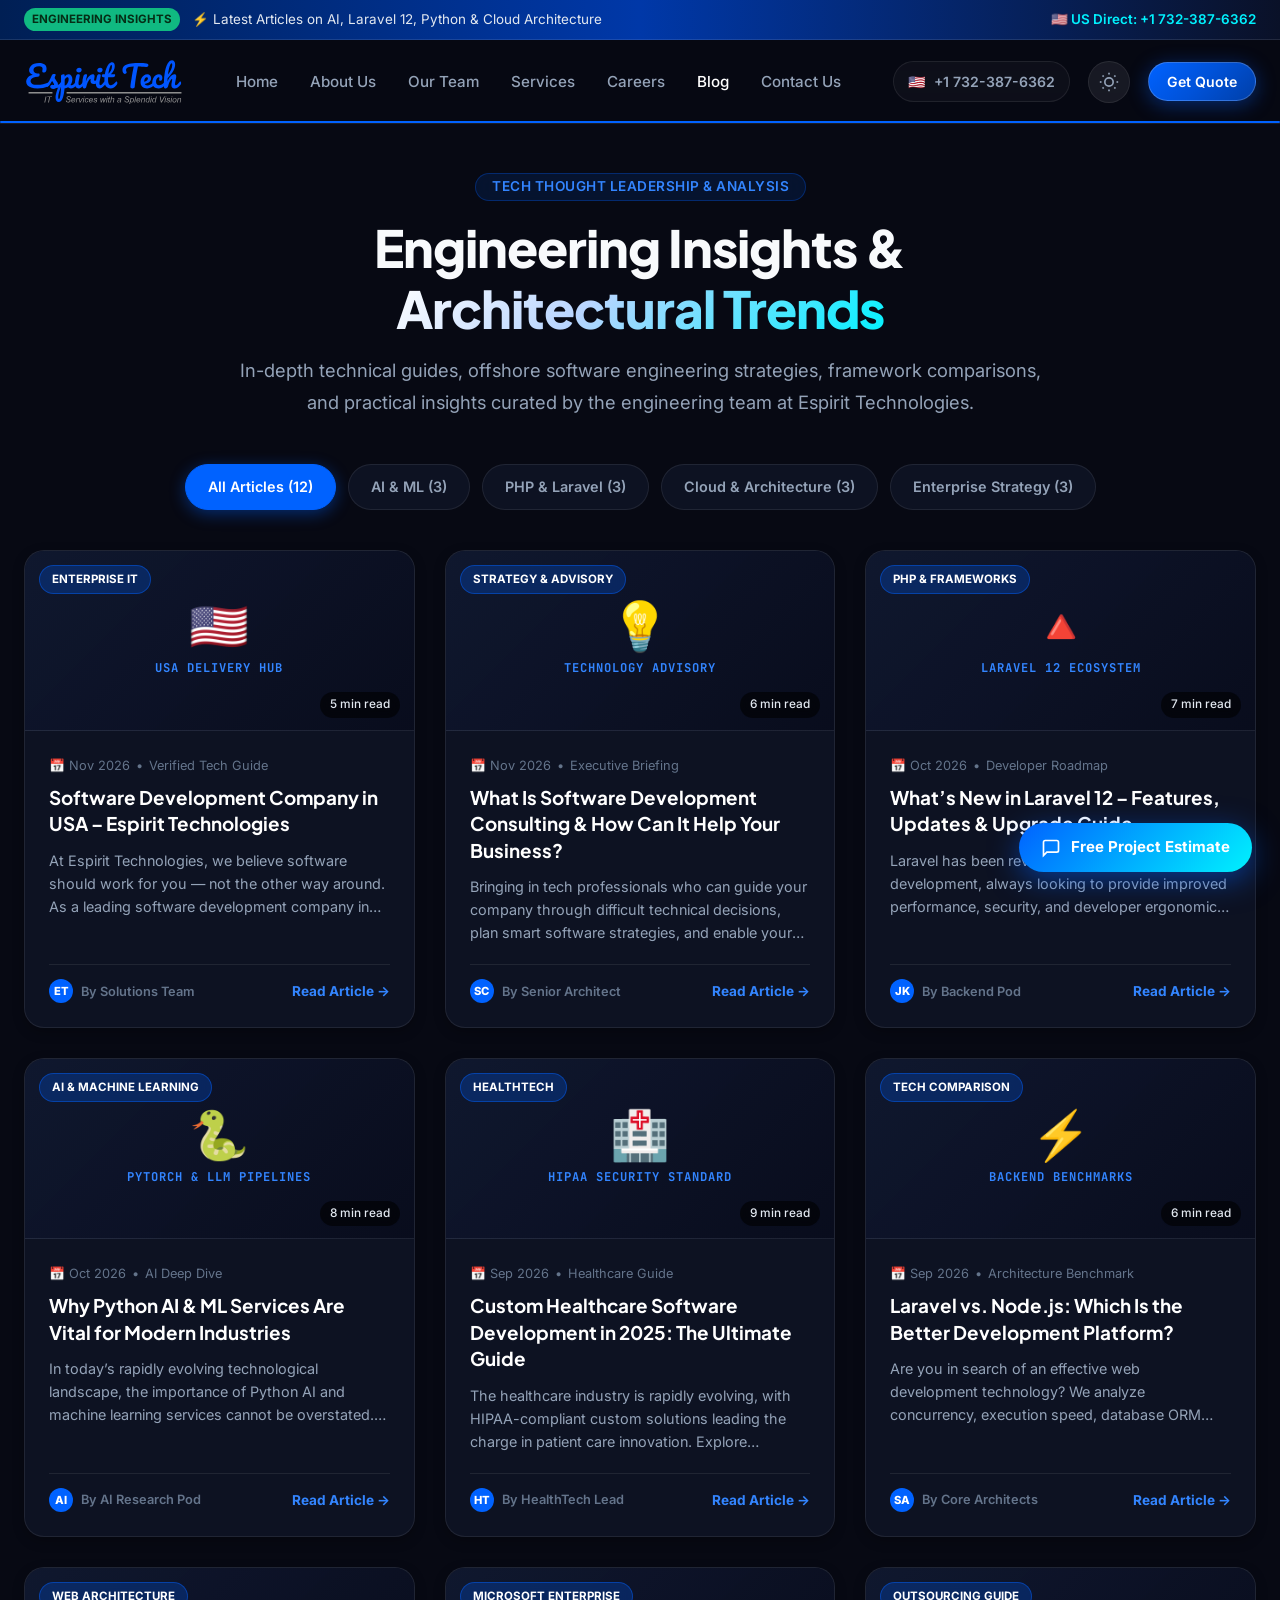
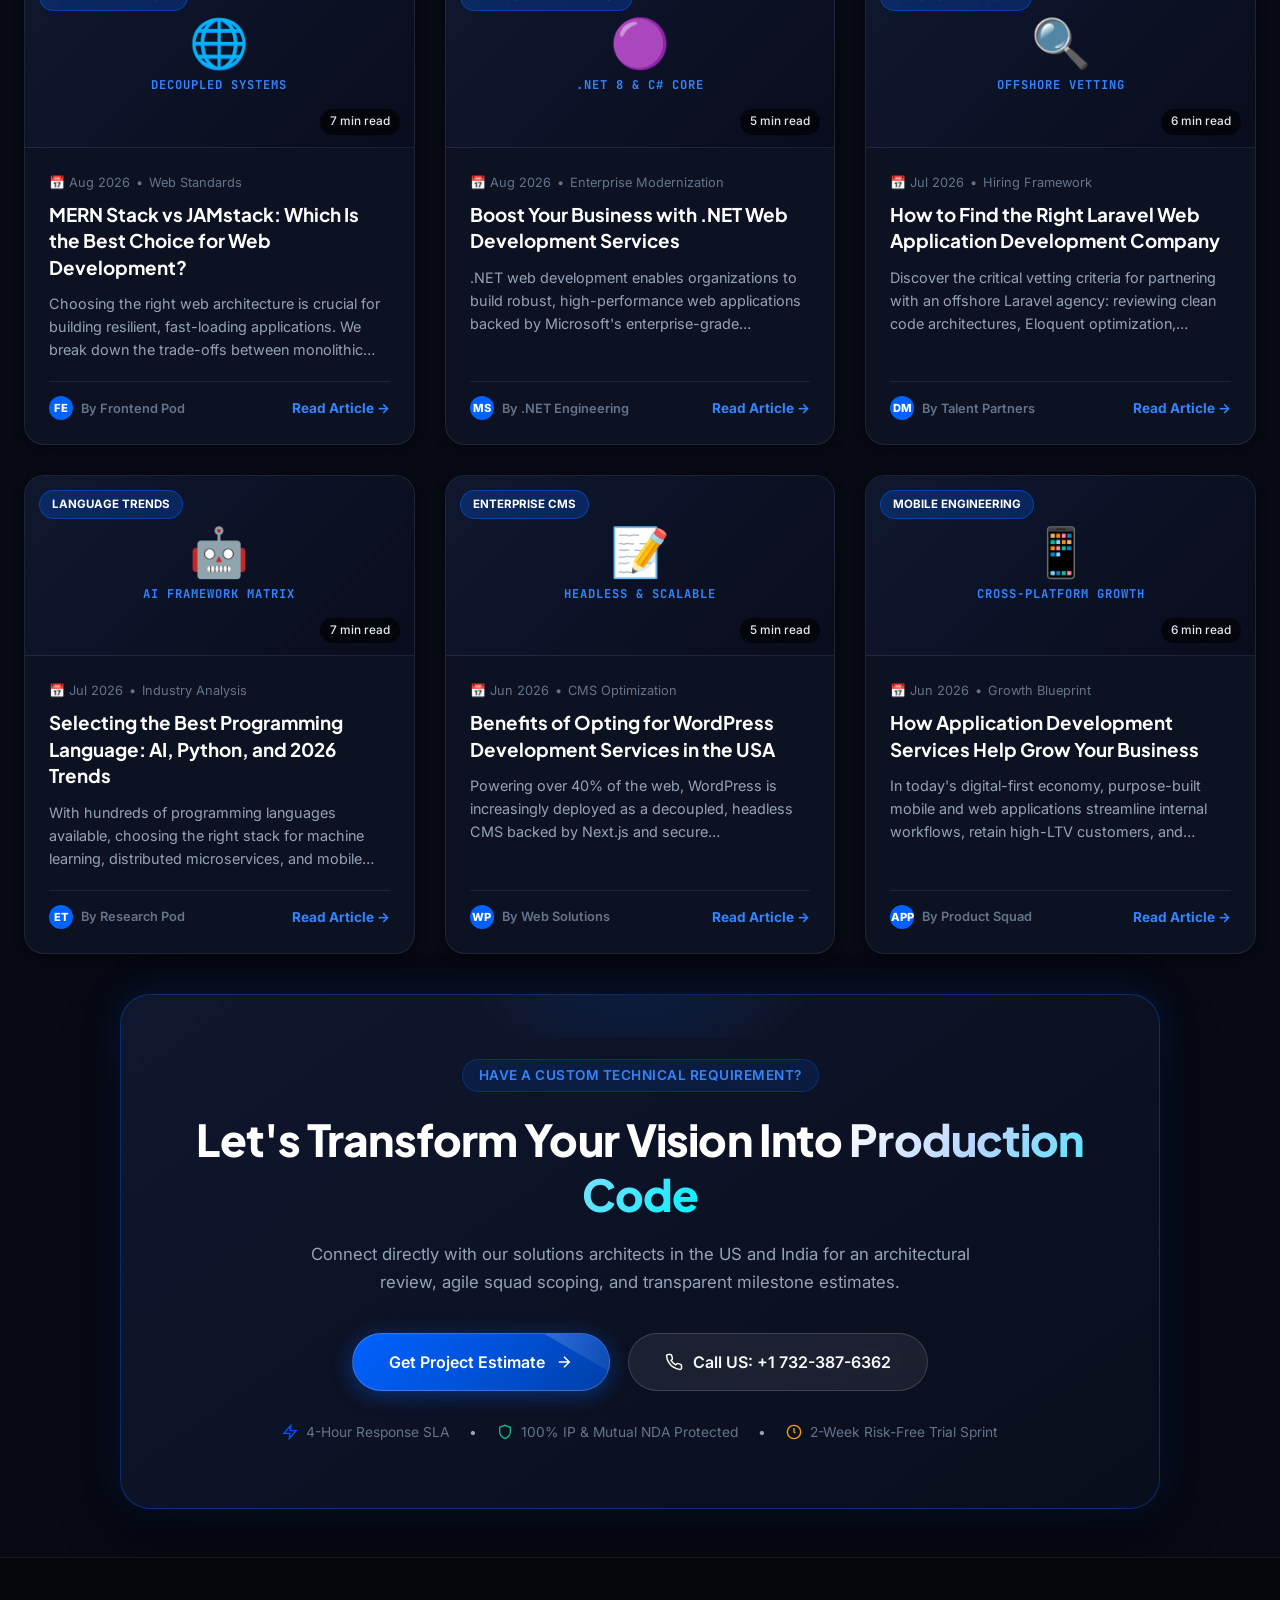
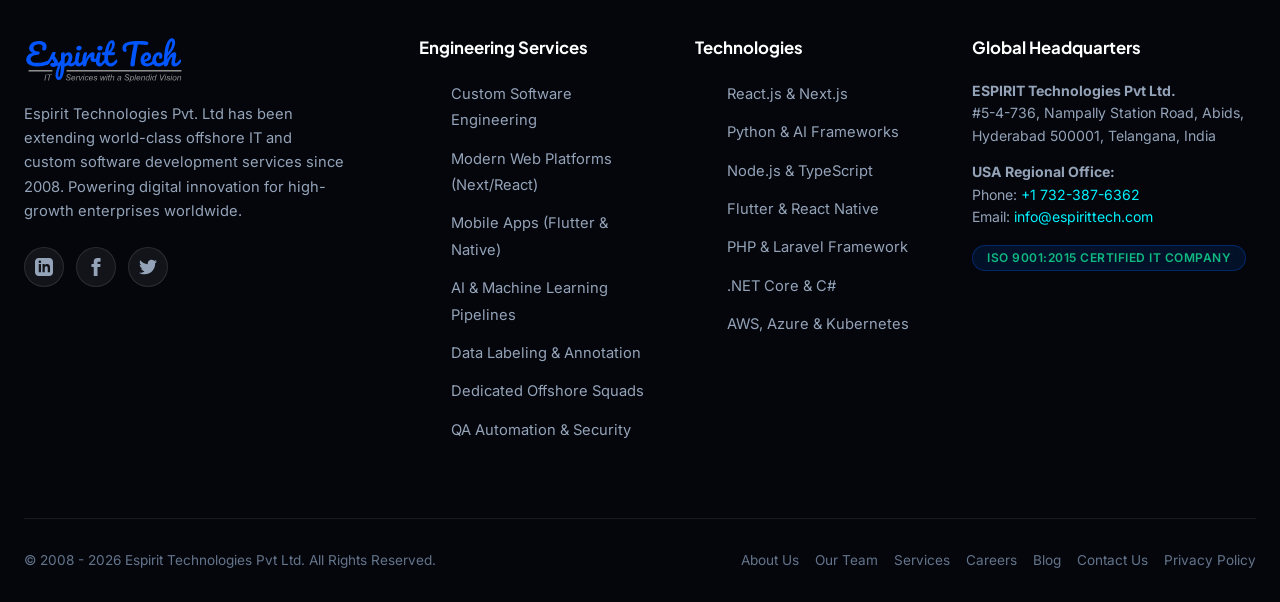
<file: blog.html>
<!DOCTYPE html>
<html lang="en" data-theme="dark">

<head>
  <meta charset="UTF-8">
  <meta name="viewport" content="width=device-width, initial-scale=1.0">
  <title>Tech Blog & Engineering Insights | Espirit Technologies</title>
  <meta name="description" content="Explore software engineering insights, architecture deep dives, AI & ML trends, and offshore development best practices from Espirit Technologies.">
  <meta name="keywords" content="software engineering blog, Laravel 12 features, Python AI ML trends, MERN vs JAMstack, offshore development guide, healthcare software architecture, .NET web development">
  <meta name="robots" content="index, follow, max-snippet:-1, max-image-preview:large, max-video-preview:-1">
  <link rel="canonical" href="https://espirittech.com/blog.html">

  <!-- Open Graph / Facebook -->
  <meta property="og:type" content="blog">
  <meta property="og:site_name" content="Espirit Technologies">
  <meta property="og:url" content="https://espirittech.com/blog.html">
  <meta property="og:title" content="Tech Blog & Engineering Insights | Espirit Technologies">
  <meta property="og:description" content="Explore software engineering insights, architecture deep dives, AI & ML trends, and offshore development best practices from Espirit Technologies.">
  <meta property="og:image" content="https://espirittech.com/espirit-logo.svg">
  <meta property="og:locale" content="en_US">

  <!-- Twitter Cards -->
  <meta name="twitter:card" content="summary_large_image">
  <meta name="twitter:site" content="@espirittech">
  <meta name="twitter:url" content="https://espirittech.com/blog.html">
  <meta name="twitter:title" content="Tech Blog & Engineering Insights | Espirit Technologies">
  <meta name="twitter:description" content="Explore software engineering insights, architecture deep dives, AI & ML trends, and offshore development best practices from Espirit Technologies.">
  <meta name="twitter:image" content="https://espirittech.com/espirit-logo.svg">

  <!-- Schema.org Structured Data (JSON-LD) -->
  <script type="application/ld+json">
{
  "@context": "https://schema.org",
  "@graph": [
    {
      "@context": "https://schema.org",
      "@type": "Blog",
      "name": "Espirit Technologies Engineering Insights",
      "url": "https://espirittech.com/blog.html",
      "publisher": {
        "@type": "Organization",
        "name": "Espirit Technologies Pvt. Ltd",
        "logo": "https://espirittech.com/espirit-logo.svg"
      }
    },
    {
      "@context": "https://schema.org",
      "@type": "BreadcrumbList",
      "itemListElement": [
        {
          "@type": "ListItem",
          "position": 1,
          "name": "Home",
          "item": "https://espirittech.com/"
        },
        {
          "@type": "ListItem",
          "position": 2,
          "name": "Blog",
          "item": "https://espirittech.com/blog.html"
        }
      ]
    }
  ]
}
  </script>
  <link rel="icon" type="image/svg+xml" href="espirit-logo.svg">
  <link rel="preconnect" href="https://fonts.googleapis.com">
  <link rel="preconnect" href="https://fonts.gstatic.com" crossorigin>
  <link
    href="https://fonts.googleapis.com/css2?family=Inter:wght@300;400;500;600;700&family=Plus+Jakarta+Sans:wght@400;500;600;700;800&family=JetBrains+Mono:wght@400;500&display=swap"
    rel="stylesheet">
  <link rel="stylesheet" href="assets/css/bootstrap.min.css">
  <link rel="stylesheet" href="assets/css/styles.css">
</head>

<body>

  <!-- Announcement Bar -->
  <aside class="announcement-bar">
    <div class="container announcement-content">
      <div class="announcement-left">
        <span class="announcement-tag">Engineering Insights</span>
        <span>⚡ Latest Articles on AI, Laravel 12, Python & Cloud Architecture</span>
      </div>
      <div class="announcement-right">
        <a href="tel:+17323876362" class="announcement-link">
          🇺🇸 US Direct: +1 732-387-6362
        </a>
      </div>
    </div>
  </aside>

  <!-- Navbar -->
  <header class="navbar-wrapper">
    <div class="container nav-container">
      <a href="index.html" class="nav-logo" aria-label="Espirit Technologies Home">
        <img src="espirit-logo.svg" alt="Espirit Technologies" class="nav-logo-svg">
      </a>
      <nav class="nav-links">
        <a href="index.html" class="nav-link">Home</a>
        <a href="about.html" class="nav-link">About Us</a>
        <a href="our-team.html" class="nav-link">Our Team</a>
        <a href="services.html" class="nav-link">Services</a>
        <a href="careers.html" class="nav-link">Careers</a>
        <a href="blog.html" class="nav-link active">Blog</a>
        <a href="contact.html" class="nav-link">Contact Us</a>
      </nav>
      <div class="nav-actions">
        <a href="tel:+17323876362" class="phone-badge" title="Direct Line USA">
          <span>🇺🇸</span>
          <span>+1 732-387-6362</span>
        </a>
        <button id="theme-toggle-btn" class="theme-toggle" aria-label="Toggle Theme">
          <span id="theme-icon">
            <svg width="20" height="20" fill="none" stroke="currentColor" stroke-width="2" viewBox="0 0 24 24">
              <circle cx="12" cy="12" r="5"></circle>
              <line x1="12" y1="1" x2="12" y2="3"></line>
              <line x1="12" y1="21" x2="12" y2="23"></line>
              <line x1="4.22" y1="4.22" x2="5.64" y2="5.64"></line>
              <line x1="18.36" y1="18.36" x2="19.78" y2="19.78"></line>
              <line x1="1" y1="12" x2="3" y2="12"></line>
              <line x1="21" y1="12" x2="23" y2="12"></line>
              <line x1="4.22" y1="19.78" x2="5.64" y2="18.36"></line>
              <line x1="18.36" y1="5.64" x2="19.78" y2="4.22"></line>
            </svg>
          </span>
        </button>
        <a href="get-quote.html" class="btn btn-primary btn-sm">
          <span>Get Quote</span>
        </a>
        <button class="mobile-menu-btn" aria-label="Open Mobile Menu">
          <svg width="28" height="28" fill="none" stroke="currentColor" stroke-width="2" viewBox="0 0 24 24">
            <line x1="3" y1="12" x2="21" y2="12"></line>
            <line x1="3" y1="6" x2="21" y2="6"></line>
            <line x1="3" y1="18" x2="21" y2="18"></line>
          </svg>
        </button>
      </div>
    </div>
  </header>

  <!-- Mobile Drawer -->
  <div class="mobile-nav-drawer">
    <div>
      <div class="d-flex align-items-center justify-content-between">
        <img src="espirit-logo.svg" alt="Espirit Technologies" class="navbar-logo-img">
        <button class="modal-close-btn mobile-drawer-close" aria-label="Close Mobile Menu">✕</button>
      </div>
      <div class="mobile-drawer-links">
        <a href="index.html" class="mobile-drawer-link">Home</a>
        <a href="about.html" class="mobile-drawer-link">About Us</a>
        <a href="our-team.html" class="mobile-drawer-link">Our Team</a>
        <a href="services.html" class="mobile-drawer-link">Services</a>
        <a href="careers.html" class="mobile-drawer-link">Careers</a>
        <a href="blog.html" class="mobile-drawer-link active">Blog</a>
        <a href="contact.html" class="mobile-drawer-link">Contact Us</a>
        <a href="get-quote.html" class="mobile-drawer-link">Get Quote</a>
        <a href="privacy-policy.html" class="mobile-drawer-link">Privacy Policy</a>
      </div>
    </div>
    <div>
      <a href="tel:+17323876362" class="d-block mb-3 text-primary-light fw-semibold">
        📞 +1 732-387-6362 (US Office)
      </a>
      <a href="get-quote.html" class="btn btn-primary w-100 text-center">
        Request Consultation
      </a>
    </div>
  </div>

  <!-- Hero Section -->
  <section class="section pt-5 pb-4">
    <div class="container">
      <div class="section-header reveal">
        <span class="badge">Tech Thought Leadership & Analysis</span>
        <h1>Engineering Insights & <span class="text-gradient">Architectural Trends</span></h1>
        <p class="section-subtitle">
          In-depth technical guides, offshore software engineering strategies, framework comparisons, and practical
          insights curated by the engineering team at Espirit Technologies.
        </p>
      </div>

      <!-- Category Filter Tabs -->
      <div class="blog-filter-nav reveal">
        <button class="blog-filter-btn active" data-filter="all">All Articles (12)</button>
        <button class="blog-filter-btn" data-filter="ai">AI & ML (3)</button>
        <button class="blog-filter-btn" data-filter="laravel">PHP & Laravel (3)</button>
        <button class="blog-filter-btn" data-filter="cloud">Cloud & Architecture (3)</button>
        <button class="blog-filter-btn" data-filter="enterprise">Enterprise Strategy (3)</button>
      </div>

      <!-- Articles Grid -->
      <div class="blog-grid reveal">

        <!-- Article 1: Software Dev Company USA -->
        <article class="blog-card reveal" data-category="enterprise" data-blog-id="1">
          <div class="blog-cover">
            <span class="blog-badge">Enterprise IT</span>
            <div class="blog-cover-visual">
              <span class="blog-cover-icon">🇺🇸</span>
              <span class="blog-cover-label">USA Delivery Hub</span>
            </div>
            <span class="blog-read-time">5 min read</span>
          </div>
          <div class="blog-content">
            <div class="blog-meta-date">
              <span>📅 Nov 2026</span>
              <span>•</span>
              <span>Verified Tech Guide</span>
            </div>
            <h3>Software Development Company in USA – Espirit Technologies</h3>
            <p>
              At Espirit Technologies, we believe software should work for you — not the other way around. As a leading software development company in the USA, we help businesses of all sizes bring their digital ideas to life with secure, scalable, and user-friendly solutions.
            </p>
            <div class="blog-footer">
              <div class="blog-author">
                <div class="blog-author-avatar">ET</div>
                <span>By Solutions Team</span>
              </div>
              <a href="blog-details.html?id=1" class="blog-read-btn">Read Article →</a>
            </div>
          </div>
        </article>

        <!-- Article 2: Consulting Strategy -->
        <article class="blog-card reveal" data-category="enterprise" data-blog-id="2">
          <div class="blog-cover">
            <span class="blog-badge">Strategy & Advisory</span>
            <div class="blog-cover-visual">
              <span class="blog-cover-icon">💡</span>
              <span class="blog-cover-label">Technology Advisory</span>
            </div>
            <span class="blog-read-time">6 min read</span>
          </div>
          <div class="blog-content">
            <div class="blog-meta-date">
              <span>📅 Nov 2026</span>
              <span>•</span>
              <span>Executive Briefing</span>
            </div>
            <h3>What Is Software Development Consulting & How Can It Help Your Business?</h3>
            <p>
              Bringing in tech professionals who can guide your company through difficult technical decisions, plan smart software strategies, and enable your team to create or improve software solutions is the essence of software development consulting.
            </p>
            <div class="blog-footer">
              <div class="blog-author">
                <div class="blog-author-avatar">SC</div>
                <span>By Senior Architect</span>
              </div>
              <a href="blog-details.html?id=2" class="blog-read-btn">Read Article →</a>
            </div>
          </div>
        </article>

        <!-- Article 3: Laravel 12 Guide -->
        <article class="blog-card reveal" data-category="laravel" data-blog-id="3">
          <div class="blog-cover">
            <span class="blog-badge">PHP & Frameworks</span>
            <div class="blog-cover-visual">
              <span class="blog-cover-icon">🔺</span>
              <span class="blog-cover-label">Laravel 12 Ecosystem</span>
            </div>
            <span class="blog-read-time">7 min read</span>
          </div>
          <div class="blog-content">
            <div class="blog-meta-date">
              <span>📅 Oct 2026</span>
              <span>•</span>
              <span>Developer Roadmap</span>
            </div>
            <h3>What’s New in Laravel 12 – Features, Updates & Upgrade Guide</h3>
            <p>
              Laravel has been revolutionary in the world of PHP development, always looking to provide improved performance, security, and developer ergonomics. Discover the newest features in Laravel 12 and how to seamlessly upgrade your applications.
            </p>
            <div class="blog-footer">
              <div class="blog-author">
                <div class="blog-author-avatar">JK</div>
                <span>By Backend Pod</span>
              </div>
              <a href="blog-details.html?id=3" class="blog-read-btn">Read Article →</a>
            </div>
          </div>
        </article>

        <!-- Article 4: Python AI & ML -->
        <article class="blog-card reveal" data-category="ai" data-blog-id="4">
          <div class="blog-cover">
            <span class="blog-badge">AI & Machine Learning</span>
            <div class="blog-cover-visual">
              <span class="blog-cover-icon">🐍</span>
              <span class="blog-cover-label">PyTorch & LLM Pipelines</span>
            </div>
            <span class="blog-read-time">8 min read</span>
          </div>
          <div class="blog-content">
            <div class="blog-meta-date">
              <span>📅 Oct 2026</span>
              <span>•</span>
              <span>AI Deep Dive</span>
            </div>
            <h3>Why Python AI & ML Services Are Vital for Modern Industries</h3>
            <p>
              In today’s rapidly evolving technological landscape, the importance of Python AI and machine learning services cannot be overstated. Learn how enterprise organizations harness PyTorch, TensorFlow, and custom LLMs to gain a competitive moat.
            </p>
            <div class="blog-footer">
              <div class="blog-author">
                <div class="blog-author-avatar">AI</div>
                <span>By AI Research Pod</span>
              </div>
              <a href="blog-details.html?id=4" class="blog-read-btn">Read Article →</a>
            </div>
          </div>
        </article>

        <!-- Article 5: Healthcare Software 2025 -->
        <article class="blog-card reveal" data-category="cloud enterprise" data-blog-id="5">
          <div class="blog-cover">
            <span class="blog-badge">HealthTech</span>
            <div class="blog-cover-visual">
              <span class="blog-cover-icon">🏥</span>
              <span class="blog-cover-label">HIPAA Security Standard</span>
            </div>
            <span class="blog-read-time">9 min read</span>
          </div>
          <div class="blog-content">
            <div class="blog-meta-date">
              <span>📅 Sep 2026</span>
              <span>•</span>
              <span>Healthcare Guide</span>
            </div>
            <h3>Custom Healthcare Software Development in 2025: The Ultimate Guide</h3>
            <p>
              The healthcare industry is rapidly evolving, with HIPAA-compliant custom solutions leading the charge in patient care innovation. Explore telemedicine pipelines, EHR/EMR interoperability, and stringent cloud security requirements.
            </p>
            <div class="blog-footer">
              <div class="blog-author">
                <div class="blog-author-avatar">HT</div>
                <span>By HealthTech Lead</span>
              </div>
              <a href="blog-details.html?id=5" class="blog-read-btn">Read Article →</a>
            </div>
          </div>
        </article>

        <!-- Article 6: Laravel vs Node.js -->
        <article class="blog-card reveal" data-category="laravel cloud" data-blog-id="6">
          <div class="blog-cover">
            <span class="blog-badge">Tech Comparison</span>
            <div class="blog-cover-visual">
              <span class="blog-cover-icon">⚡</span>
              <span class="blog-cover-label">Backend Benchmarks</span>
            </div>
            <span class="blog-read-time">6 min read</span>
          </div>
          <div class="blog-content">
            <div class="blog-meta-date">
              <span>📅 Sep 2026</span>
              <span>•</span>
              <span>Architecture Benchmark</span>
            </div>
            <h3>Laravel vs. Node.js: Which Is the Better Development Platform?</h3>
            <p>
              Are you in search of an effective web development technology? We analyze concurrency, execution speed, database ORM capabilities, and long-term maintainability between Laravel and Node.js for high-volume enterprise backends.
            </p>
            <div class="blog-footer">
              <div class="blog-author">
                <div class="blog-author-avatar">SA</div>
                <span>By Core Architects</span>
              </div>
              <a href="blog-details.html?id=6" class="blog-read-btn">Read Article →</a>
            </div>
          </div>
        </article>

        <!-- Article 7: MERN vs JAMstack -->
        <article class="blog-card reveal" data-category="cloud" data-blog-id="7">
          <div class="blog-cover">
            <span class="blog-badge">Web Architecture</span>
            <div class="blog-cover-visual">
              <span class="blog-cover-icon">🌐</span>
              <span class="blog-cover-label">Decoupled Systems</span>
            </div>
            <span class="blog-read-time">7 min read</span>
          </div>
          <div class="blog-content">
            <div class="blog-meta-date">
              <span>📅 Aug 2026</span>
              <span>•</span>
              <span>Web Standards</span>
            </div>
            <h3>MERN Stack vs JAMstack: Which Is the Best Choice for Web Development?</h3>
            <p>
              Choosing the right web architecture is crucial for building resilient, fast-loading applications. We break down the trade-offs between monolithic full-stack MERN builds and decouple-first serverless JAMstack architectures.
            </p>
            <div class="blog-footer">
              <div class="blog-author">
                <div class="blog-author-avatar">FE</div>
                <span>By Frontend Pod</span>
              </div>
              <a href="blog-details.html?id=7" class="blog-read-btn">Read Article →</a>
            </div>
          </div>
        </article>

        <!-- Article 8: .NET Web Development -->
        <article class="blog-card reveal" data-category="enterprise cloud" data-blog-id="8">
          <div class="blog-cover">
            <span class="blog-badge">Microsoft Enterprise</span>
            <div class="blog-cover-visual">
              <span class="blog-cover-icon">🟣</span>
              <span class="blog-cover-label">.NET 8 & C# Core</span>
            </div>
            <span class="blog-read-time">5 min read</span>
          </div>
          <div class="blog-content">
            <div class="blog-meta-date">
              <span>📅 Aug 2026</span>
              <span>•</span>
              <span>Enterprise Modernization</span>
            </div>
            <h3>Boost Your Business with .NET Web Development Services</h3>
            <p>
              .NET web development enables organizations to build robust, high-performance web applications backed by Microsoft's enterprise-grade ecosystem, C# typed safety, and cross-platform ASP.NET Core microservices.
            </p>
            <div class="blog-footer">
              <div class="blog-author">
                <div class="blog-author-avatar">MS</div>
                <span>By .NET Engineering</span>
              </div>
              <a href="blog-details.html?id=8" class="blog-read-btn">Read Article →</a>
            </div>
          </div>
        </article>

        <!-- Article 9: Find Right Laravel Agency -->
        <article class="blog-card reveal" data-category="laravel enterprise" data-blog-id="9">
          <div class="blog-cover">
            <span class="blog-badge">Outsourcing Guide</span>
            <div class="blog-cover-visual">
              <span class="blog-cover-icon">🔍</span>
              <span class="blog-cover-label">Offshore Vetting</span>
            </div>
            <span class="blog-read-time">6 min read</span>
          </div>
          <div class="blog-content">
            <div class="blog-meta-date">
              <span>📅 Jul 2026</span>
              <span>•</span>
              <span>Hiring Framework</span>
            </div>
            <h3>How to Find the Right Laravel Web Application Development Company</h3>
            <p>
              Discover the critical vetting criteria for partnering with an offshore Laravel agency: reviewing clean code architectures, Eloquent optimization, automated testing suites, and proven production deployments.
            </p>
            <div class="blog-footer">
              <div class="blog-author">
                <div class="blog-author-avatar">DM</div>
                <span>By Talent Partners</span>
              </div>
              <a href="blog-details.html?id=9" class="blog-read-btn">Read Article →</a>
            </div>
          </div>
        </article>

        <!-- Article 10: Programming Languages for AI -->
        <article class="blog-card reveal" data-category="ai cloud" data-blog-id="10">
          <div class="blog-cover">
            <span class="blog-badge">Language Trends</span>
            <div class="blog-cover-visual">
              <span class="blog-cover-icon">🤖</span>
              <span class="blog-cover-label">AI Framework Matrix</span>
            </div>
            <span class="blog-read-time">7 min read</span>
          </div>
          <div class="blog-content">
            <div class="blog-meta-date">
              <span>📅 Jul 2026</span>
              <span>•</span>
              <span>Industry Analysis</span>
            </div>
            <h3>Selecting the Best Programming Language: AI, Python, and 2026 Trends</h3>
            <p>
              With hundreds of programming languages available, choosing the right stack for machine learning, distributed microservices, and mobile apps is critical. We evaluate Python, Rust, Go, TypeScript, and Java across key velocity metrics.
            </p>
            <div class="blog-footer">
              <div class="blog-author">
                <div class="blog-author-avatar">ET</div>
                <span>By Research Pod</span>
              </div>
              <a href="blog-details.html?id=10" class="blog-read-btn">Read Article →</a>
            </div>
          </div>
        </article>

        <!-- Article 11: WordPress Development in USA -->
        <article class="blog-card reveal" data-category="enterprise" data-blog-id="11">
          <div class="blog-cover">
            <span class="blog-badge">Enterprise CMS</span>
            <div class="blog-cover-visual">
              <span class="blog-cover-icon">📝</span>
              <span class="blog-cover-label">Headless & Scalable</span>
            </div>
            <span class="blog-read-time">5 min read</span>
          </div>
          <div class="blog-content">
            <div class="blog-meta-date">
              <span>📅 Jun 2026</span>
              <span>•</span>
              <span>CMS Optimization</span>
            </div>
            <h3>Benefits of Opting for WordPress Development Services in the USA</h3>
            <p>
              Powering over 40% of the web, WordPress is increasingly deployed as a decoupled, headless CMS backed by Next.js and secure REST/GraphQL endpoints, giving enterprise marketing teams unmatched agility.
            </p>
            <div class="blog-footer">
              <div class="blog-author">
                <div class="blog-author-avatar">WP</div>
                <span>By Web Solutions</span>
              </div>
              <a href="blog-details.html?id=11" class="blog-read-btn">Read Article →</a>
            </div>
          </div>
        </article>

        <!-- Article 12: Mobile & App Services -->
        <article class="blog-card reveal" data-category="cloud enterprise" data-blog-id="12">
          <div class="blog-cover">
            <span class="blog-badge">Mobile Engineering</span>
            <div class="blog-cover-visual">
              <span class="blog-cover-icon">📱</span>
              <span class="blog-cover-label">Cross-Platform Growth</span>
            </div>
            <span class="blog-read-time">6 min read</span>
          </div>
          <div class="blog-content">
            <div class="blog-meta-date">
              <span>📅 Jun 2026</span>
              <span>•</span>
              <span>Growth Blueprint</span>
            </div>
            <h3>How Application Development Services Help Grow Your Business</h3>
            <p>
              In today's digital-first economy, purpose-built mobile and web applications streamline internal workflows, retain high-LTV customers, and unlock direct revenue streams across North America and Europe.
            </p>
            <div class="blog-footer">
              <div class="blog-author">
                <div class="blog-author-avatar">APP</div>
                <span>By Product Squad</span>
              </div>
              <a href="blog-details.html?id=12" class="blog-read-btn">Read Article →</a>
            </div>
          </div>
        </article>

      </div>
    </div>
  </section>

  <!-- CTA Box -->
  <section class="section pt-3 pb-5">
    <div class="container">
      <div class="cta-banner reveal">
        <span class="badge">Have a Custom Technical Requirement?</span>
        <h2>Let's Transform Your Vision Into <span class="text-gradient">Production Code</span></h2>
        <p>
          Connect directly with our solutions architects in the US and India for an architectural review, agile squad scoping, and transparent milestone estimates.
        </p>
        <div class="cta-actions">
          <a href="get-quote.html" class="btn btn-primary btn-lg">
            <span>Get Project Estimate</span>
            <svg width="18" height="18" fill="none" stroke="currentColor" stroke-width="2" viewBox="0 0 24 24">
              <path d="M5 12h14M12 5l7 7-7 7" />
            </svg>
          </a>
          <a href="tel:+17323876362" class="btn btn-secondary btn-lg">
            <svg width="18" height="18" fill="none" stroke="currentColor" stroke-width="2" viewBox="0 0 24 24">
              <path d="M22 16.92v3a2 2 0 0 1-2.18 2 19.79 19.79 0 0 1-8.63-3.07 19.5 19.5 0 0 1-6-6 19.79 19.79 0 0 1-3.07-8.67A2 2 0 0 1 4.11 2h3a2 2 0 0 1 2 1.72 12.84 12.84 0 0 0 .7 2.81 2 2 0 0 1-.45 2.11L8.09 9.91a16 16 0 0 0 6 6l1.27-1.27a2 2 0 0 1 2.11-.45 12.84 12.84 0 0 0 2.81.7A2 2 0 0 1 22 16.92z" />
            </svg>
            <span>Call US: +1 732-387-6362</span>
          </a>
        </div>
        <div class="cta-guarantee">
          <span class="cta-guarantee-item">
            <svg width="16" height="16" fill="none" stroke="#0055ff" stroke-width="2" viewBox="0 0 24 24"><polygon points="13 2 3 14 12 14 11 22 21 10 12 10 13 2"></polygon></svg>
            4-Hour Response SLA
          </span>
          <span class="cta-guarantee-separator">•</span>
          <span class="cta-guarantee-item">
            <svg width="16" height="16" fill="none" stroke="#10b981" stroke-width="2" viewBox="0 0 24 24"><path d="M12 22s8-4 8-10V5l-8-3-8 3v7c0 6 8 10 8 10z"></path></svg>
            100% IP & Mutual NDA Protected
          </span>
          <span class="cta-guarantee-separator">•</span>
          <span class="cta-guarantee-item">
            <svg width="16" height="16" fill="none" stroke="#f59e0b" stroke-width="2" viewBox="0 0 24 24"><circle cx="12" cy="12" r="10"></circle><polyline points="12 6 12 12 14 14"></polyline></svg>
            2-Week Risk-Free Trial Sprint
          </span>
        </div>
      </div>
    </div>
  </section>

  <!-- ==========================================================================
       MODAL: INTERACTIVE BLOG ARTICLE READER
       ========================================================================== -->
  <div class="modal-overlay" id="blog-reader-modal" role="dialog" aria-modal="true" aria-labelledby="modal-blog-title">
    <div class="modal-box modal-box-lg">
      <button class="modal-close-btn" aria-label="Close Modal">✕</button>
      <div class="badge mb-2" id="modal-blog-badge">ENGINEERING ARTICLE</div>
      <h3 id="modal-blog-title" class="modal-title-custom">Article Title</h3>
      <div id="modal-blog-meta" class="d-flex gap-3 mb-3 text-muted-custom small"></div>

      <div class="modal-blog-content" id="modal-blog-body">
        Article content...
      </div>

      <div class="d-flex gap-3 flex-wrap">
        <a href="get-quote.html" class="btn btn-primary flex-grow-1">
          Schedule Architecture Call On This Topic
        </a>
        <button class="btn btn-secondary modal-close-btn modal-close-btn-text">
          Close Article
        </button>
      </div>
    </div>
  </div>

  <!-- ==========================================================================
       ENTERPRISE FOOTER (Unified 4-Column Layout)
       ========================================================================== -->
  <footer class="site-footer">
    <div class="container">
      <div class="footer-top">
        <!-- Brand Col -->
        <div class="footer-brand">
          <img src="espirit-logo.svg" alt="Espirit Technologies" class="footer-logo-img">
          <p>
            Espirit Technologies Pvt. Ltd has been extending world-class offshore IT and custom software development
            services since 2008. Powering digital innovation for high-growth enterprises worldwide.
          </p>
          <div class="social-links">
            <a href="https://in.linkedin.com/company/espirit-technologies-private-limited" target="_blank"
              rel="noopener noreferrer" class="social-btn" aria-label="LinkedIn">
              <svg width="18" height="18" fill="currentColor" viewBox="0 0 24 24">
                <path
                  d="M19 0h-14c-2.761 0-5 2.239-5 5v14c0 2.761 2.239 5 5 5h14c2.762 0 5-2.239 5-5v-14c0-2.761-2.238-5-5-5zm-11 19h-3v-11h3v11zm-1.5-12.268c-.966 0-1.75-.79-1.75-1.764s.784-1.764 1.75-1.764 1.75.79 1.75 1.764-.783 1.764-1.75 1.764zm13.5 12.268h-3v-5.604c0-3.368-4-3.113-4 0v5.604h-3v-11h3v1.765c1.396-2.586 7-2.777 7 2.476v6.759z" />
              </svg>
            </a>
            <a href="https://www.facebook.com/EspiritTechnologies/" target="_blank" rel="noopener noreferrer"
              class="social-btn" aria-label="Facebook">
              <svg width="18" height="18" fill="currentColor" viewBox="0 0 24 24">
                <path
                  d="M9 8h-3v4h3v12h5v-12h3.642l.358-4h-4v-1.667c0-.955.192-1.333 1.115-1.333h2.885v-5h-3.808c-3.596 0-5.192 1.583-5.192 4.615v3.385z" />
              </svg>
            </a>
            <a href="https://twitter.com/" target="_blank" rel="noopener noreferrer" class="social-btn"
              aria-label="Twitter">
              <svg width="18" height="18" fill="currentColor" viewBox="0 0 24 24">
                <path
                  d="M24 4.557c-.883.392-1.832.656-2.828.775 1.017-.609 1.798-1.574 2.165-2.724-.951.564-2.005.974-3.127 1.195-.897-.957-2.178-1.555-3.594-1.555-3.179 0-5.515 2.966-4.797 6.045-4.091-.205-7.719-2.165-10.148-5.144-1.29 2.213-.669 5.108 1.523 6.574-.806-.026-1.566-.247-2.229-.616-.054 2.281 1.581 4.415 3.949 4.89-.693.188-1.452.232-2.224.084.626 1.956 2.444 3.379 4.6 3.419-2.07 1.623-4.678 2.348-7.29 2.04 2.179 1.397 4.768 2.212 7.548 2.212 9.142 0 14.307-7.721 13.995-14.646.962-.695 1.797-1.562 2.457-2.549z" />
              </svg>
            </a>
          </div>
        </div>

        <!-- Col 2: Services -->
        <div class="footer-col">
          <h4>Engineering Services</h4>
          <ul class="footer-links-list">
            <li><a href="services.html#custom-software">Custom Software Engineering</a></li>
            <li><a href="services.html#web-apps">Modern Web Platforms (Next/React)</a></li>
            <li><a href="services.html#mobile-apps">Mobile Apps (Flutter & Native)</a></li>
            <li><a href="services.html#ai-data">AI & Machine Learning Pipelines</a></li>
            <li><a href="services.html#ai-data">Data Labeling & Annotation</a></li>
            <li><a href="services.html#it-staffing">Dedicated Offshore Squads</a></li>
            <li><a href="services.html#qa-testing">QA Automation & Security</a></li>
          </ul>
        </div>

        <!-- Col 3: Technologies -->
        <div class="footer-col">
          <h4>Technologies</h4>
          <ul class="footer-links-list">
            <li><a href="index.html#technologies">React.js & Next.js</a></li>
            <li><a href="index.html#technologies">Python & AI Frameworks</a></li>
            <li><a href="index.html#technologies">Node.js & TypeScript</a></li>
            <li><a href="index.html#technologies">Flutter & React Native</a></li>
            <li><a href="index.html#technologies">PHP & Laravel Framework</a></li>
            <li><a href="index.html#technologies">.NET Core & C#</a></li>
            <li><a href="index.html#technologies">AWS, Azure & Kubernetes</a></li>
          </ul>
        </div>

        <!-- Col 4: Corporate & HQ -->
        <div class="footer-col">
          <h4>Global Headquarters</h4>
          <p class="footer-hq-text">
            <strong>ESPIRIT Technologies Pvt Ltd.</strong><br>
            #5-4-736, Nampally Station Road, Abids, Hyderabad 500001, Telangana, India
          </p>
          <p class="footer-hq-text">
            <strong>USA Regional Office:</strong><br>
            Phone: <a href="tel:+17323876362" class="text-cyan">+1 732-387-6362</a><br>
            Email: <a href="mailto:info@espirittech.com" class="text-cyan">info@espirittech.com</a>
          </p>
          <div class="badge badge-iso">
            ISO 9001:2015 CERTIFIED IT COMPANY
          </div>
        </div>
      </div>

      <div class="footer-bottom">
        <div>
          © 2008 - 2026 Espirit Technologies Pvt Ltd. All Rights Reserved.
        </div>
        <div class="d-flex gap-3 flex-wrap">
          <a href="about.html">About Us</a>
          <a href="our-team.html">Our Team</a>
          <a href="services.html">Services</a>
          <a href="careers.html">Careers</a>
          <a href="blog.html">Blog</a>
          <a href="contact.html">Contact Us</a>
          <a href="privacy-policy.html">Privacy Policy</a>
        </div>
      </div>
    </div>
  </footer>

  <!-- Floating Action Quick Contact Pill -->
  <div class="floating-contact-pill" onclick="window.location.href='get-quote.html'" title="Request Quick Quote">
    <svg width="20" height="20" fill="none" stroke="currentColor" stroke-width="2" viewBox="0 0 24 24">
      <path d="M21 15a2 2 0 0 1-2 2H7l-4 4V5a2 2 0 0 1 2-2h14a2 2 0 0 1 2 2z" />
    </svg>
    <span>Free Project Estimate</span>
  </div>

  <script src="assets/js/bootstrap.bundle.min.js"></script>
  <script src="assets/js/main.js"></script>
</body>

</html>
</file>
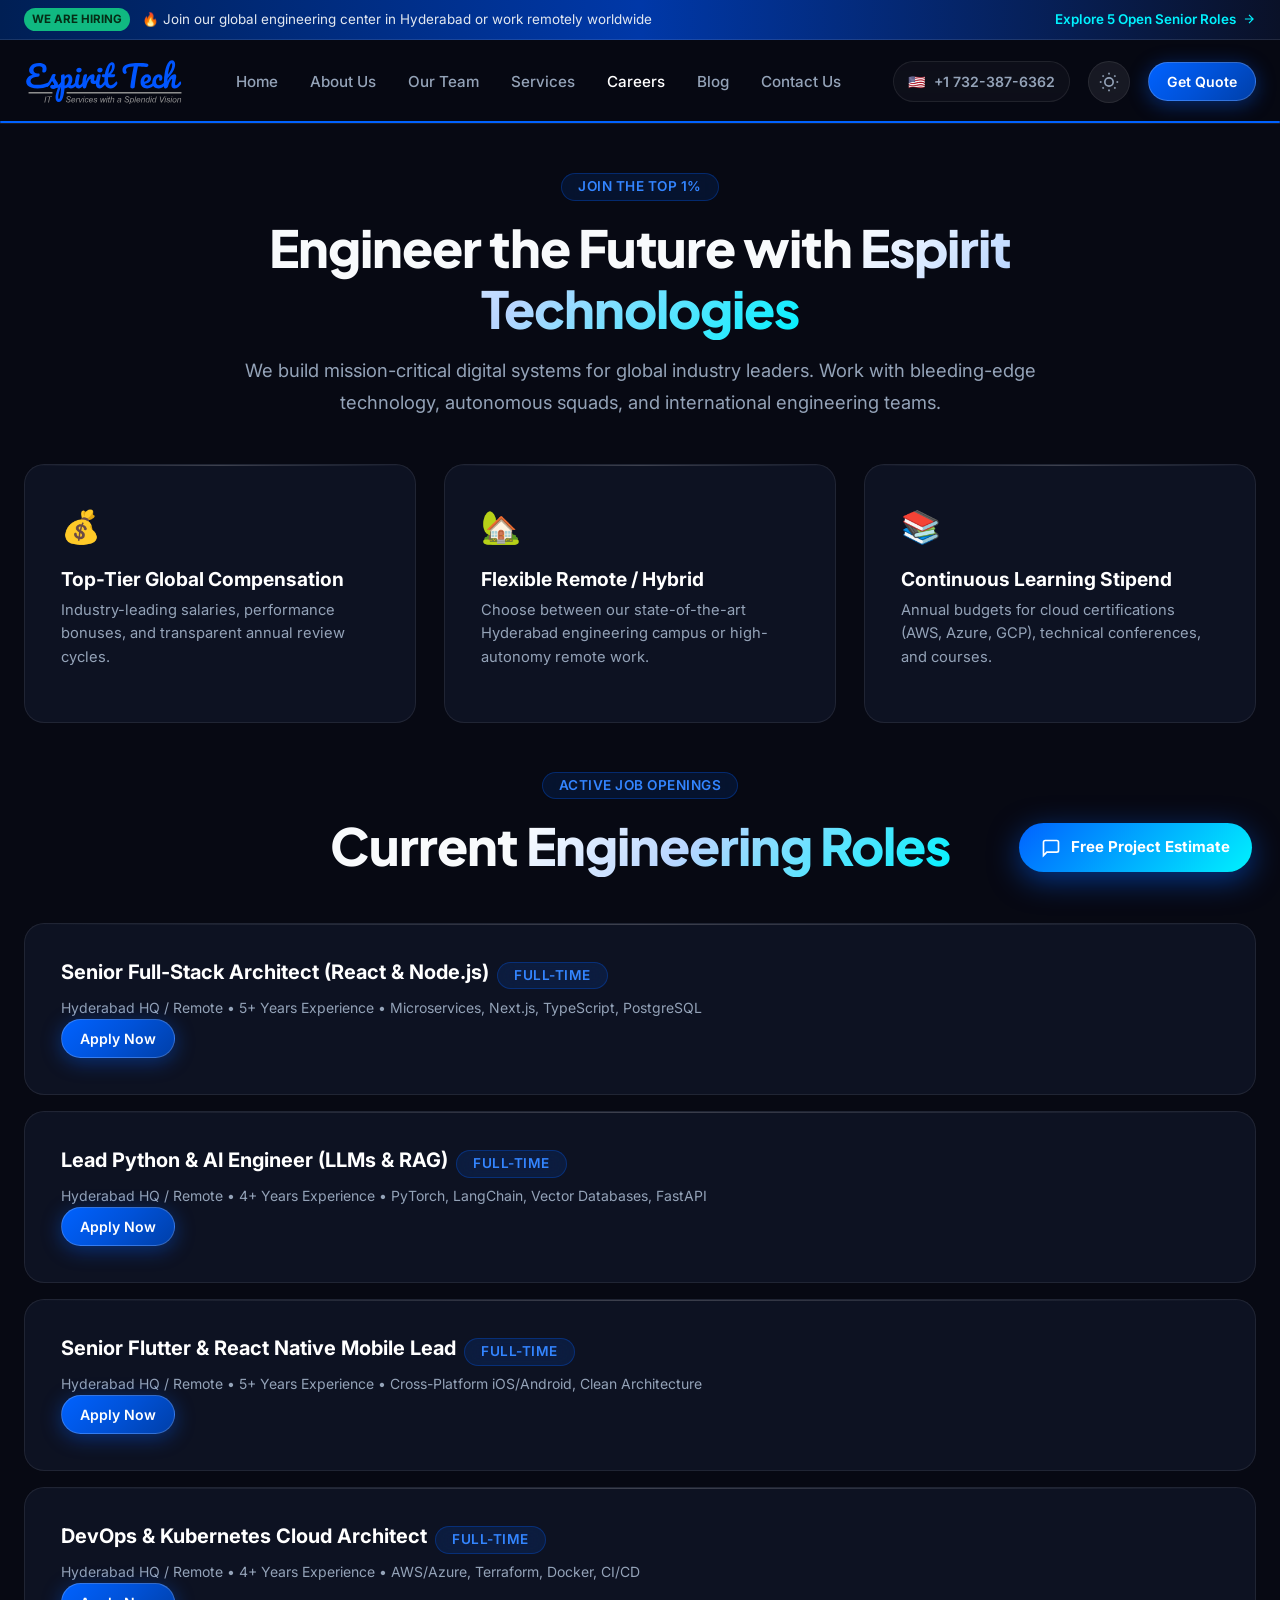
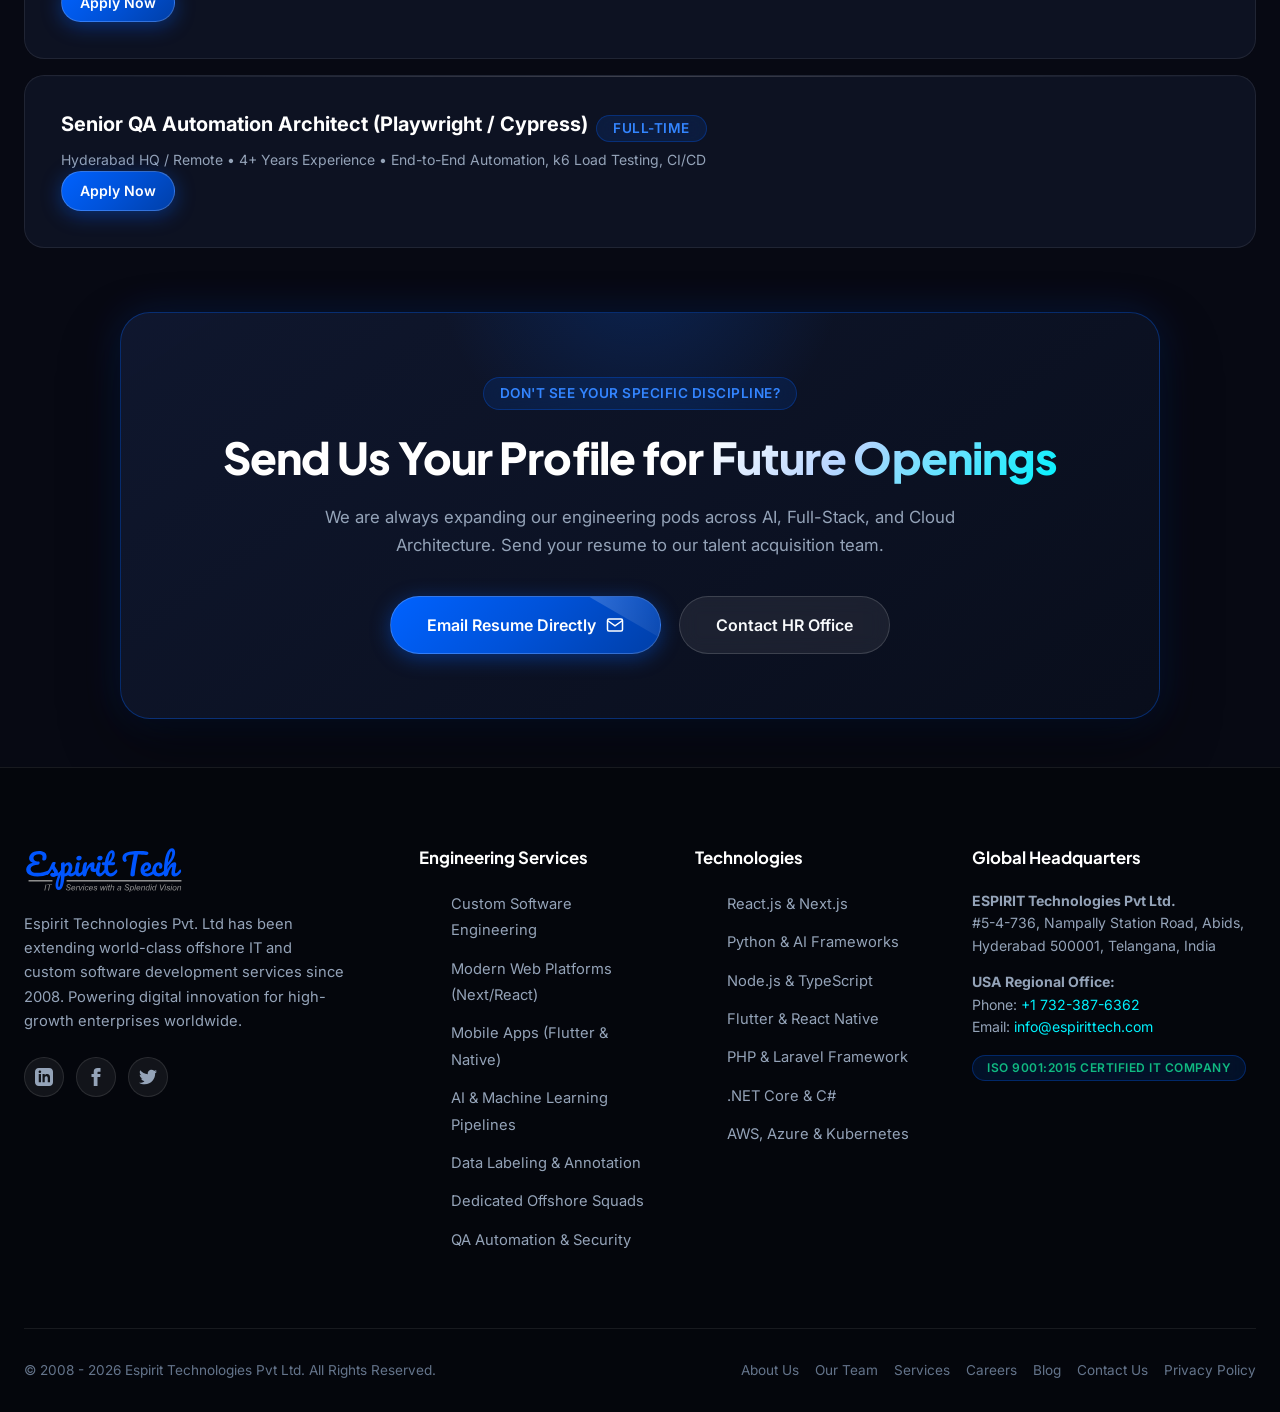
<file: careers.html>
<!DOCTYPE html>
<html lang="en" data-theme="dark">

<head>
  <meta charset="UTF-8">
  <meta name="viewport" content="width=device-width, initial-scale=1.0">
  <title>Careers & Open Engineering Positions | Espirit Technologies</title>
  <meta name="description" content="Build the future of enterprise software, mobile apps, and AI with Espirit Technologies. Explore our open senior engineering roles and high-growth culture.">
  <meta name="keywords" content="software engineer jobs hyderabad, remote developer jobs, IT careers, react developer jobs, python AI engineer jobs, mobile app developer jobs, offshore engineering careers">
  <meta name="robots" content="index, follow, max-snippet:-1, max-image-preview:large, max-video-preview:-1">
  <link rel="canonical" href="https://espirittech.com/careers.html">

  <!-- Open Graph / Facebook -->
  <meta property="og:type" content="website">
  <meta property="og:site_name" content="Espirit Technologies">
  <meta property="og:url" content="https://espirittech.com/careers.html">
  <meta property="og:title" content="Careers & Open Engineering Positions | Espirit Technologies">
  <meta property="og:description" content="Build the future of enterprise software, mobile apps, and AI with Espirit Technologies. Explore our open senior engineering roles and high-growth culture.">
  <meta property="og:image" content="https://espirittech.com/espirit-logo.svg">
  <meta property="og:locale" content="en_US">

  <!-- Twitter Cards -->
  <meta name="twitter:card" content="summary_large_image">
  <meta name="twitter:site" content="@espirittech">
  <meta name="twitter:url" content="https://espirittech.com/careers.html">
  <meta name="twitter:title" content="Careers & Open Engineering Positions | Espirit Technologies">
  <meta name="twitter:description" content="Build the future of enterprise software, mobile apps, and AI with Espirit Technologies. Explore our open senior engineering roles and high-growth culture.">
  <meta name="twitter:image" content="https://espirittech.com/espirit-logo.svg">

  <!-- Schema.org Structured Data (JSON-LD) -->
  <script type="application/ld+json">
{
  "@context": "https://schema.org",
  "@graph": [
    {
      "@context": "https://schema.org",
      "@type": "WebPage",
      "name": "Careers at Espirit Technologies",
      "url": "https://espirittech.com/careers.html"
    },
    {
      "@context": "https://schema.org",
      "@type": "BreadcrumbList",
      "itemListElement": [
        {
          "@type": "ListItem",
          "position": 1,
          "name": "Home",
          "item": "https://espirittech.com/"
        },
        {
          "@type": "ListItem",
          "position": 2,
          "name": "Careers",
          "item": "https://espirittech.com/careers.html"
        }
      ]
    }
  ]
}
  </script>
  <link rel="icon" type="image/svg+xml" href="espirit-logo.svg">
  <link rel="preconnect" href="https://fonts.googleapis.com">
  <link rel="preconnect" href="https://fonts.gstatic.com" crossorigin>
  <link
    href="https://fonts.googleapis.com/css2?family=Inter:wght@300;400;500;600;700&family=Plus+Jakarta+Sans:wght@400;500;600;700;800&family=JetBrains+Mono:wght@400;500&display=swap"
    rel="stylesheet">
  <link rel="stylesheet" href="assets/css/bootstrap.min.css">
  <link rel="stylesheet" href="assets/css/styles.css">
</head>

<body>

  <!-- Announcement Bar -->
  <aside class="announcement-bar">
    <div class="container announcement-content">
      <div class="announcement-left">
        <span class="announcement-tag">We Are Hiring</span>
        <span>🔥 Join our global engineering center in Hyderabad or work remotely worldwide</span>
      </div>
      <div class="announcement-right">
        <a href="#openings" class="announcement-link">
          Explore 5 Open Senior Roles
          <svg width="14" height="14" fill="none" stroke="currentColor" stroke-width="2" viewBox="0 0 24 24">
            <path d="M5 12h14M12 5l7 7-7 7" />
          </svg>
        </a>
      </div>
    </div>
  </aside>

  <!-- Navbar -->
  <header class="navbar-wrapper">
    <div class="container nav-container">
      <a href="index.html" class="nav-logo">
        <img src="espirit-logo.svg" alt="Espirit Technologies" class="nav-logo-svg">
      </a>
      <nav class="nav-links">
        <a href="index.html" class="nav-link">Home</a>
        <a href="about.html" class="nav-link">About Us</a>
        <a href="our-team.html" class="nav-link">Our Team</a>
        <a href="services.html" class="nav-link">Services</a>
        <a href="careers.html" class="nav-link active">Careers</a>
        <a href="blog.html" class="nav-link">Blog</a>
        <a href="contact.html" class="nav-link">Contact Us</a>
      </nav>
      <div class="nav-actions">
        <a href="tel:+17323876362" class="phone-badge">
          <span>🇺🇸</span>
          <span>+1 732-387-6362</span>
        </a>
        <button id="theme-toggle-btn" class="theme-toggle" aria-label="Toggle Theme">
          <span id="theme-icon">
            <svg width="20" height="20" fill="none" stroke="currentColor" stroke-width="2" viewBox="0 0 24 24">
              <circle cx="12" cy="12" r="5"></circle>
              <line x1="12" y1="1" x2="12" y2="3"></line>
              <line x1="12" y1="21" x2="12" y2="23"></line>
              <line x1="4.22" y1="4.22" x2="5.64" y2="5.64"></line>
              <line x1="18.36" y1="18.36" x2="19.78" y2="19.78"></line>
              <line x1="1" y1="12" x2="3" y2="12"></line>
              <line x1="21" y1="12" x2="23" y2="12"></line>
              <line x1="4.22" y1="19.78" x2="5.64" y2="18.36"></line>
              <line x1="18.36" y1="5.64" x2="19.78" y2="4.22"></line>
            </svg>
          </span>
        </button>
        <a href="get-quote.html" class="btn btn-primary btn-sm">
          <span>Get Quote</span>
        </a>
        <button class="mobile-menu-btn" aria-label="Open Mobile Menu">
          <svg width="28" height="28" fill="none" stroke="currentColor" stroke-width="2" viewBox="0 0 24 24">
            <line x1="3" y1="12" x2="21" y2="12"></line>
            <line x1="3" y1="6" x2="21" y2="6"></line>
            <line x1="3" y1="18" x2="21" y2="18"></line>
          </svg>
        </button>
      </div>
    </div>
  </header>

  <!-- Mobile Drawer -->
  <div class="mobile-nav-drawer">
    <div>
      <div class="d-flex align-items-center justify-content-between">
        <img src="espirit-logo.svg" alt="Espirit Technologies" class="navbar-logo-img">
        <button class="modal-close-btn mobile-drawer-close" aria-label="Close Mobile Menu">✕</button>
      </div>
      <div class="mobile-drawer-links">
        <a href="index.html" class="mobile-drawer-link">Home</a>
        <a href="about.html" class="mobile-drawer-link">About Us</a>
        <a href="our-team.html" class="mobile-drawer-link">Our Team</a>
        <a href="services.html" class="mobile-drawer-link">Services</a>
        <a href="careers.html" class="mobile-drawer-link active">Careers</a>
        <a href="blog.html" class="mobile-drawer-link">Blog</a>
        <a href="contact.html" class="mobile-drawer-link">Contact Us</a>
        <a href="get-quote.html" class="mobile-drawer-link">Get Quote</a>
        <a href="privacy-policy.html" class="mobile-drawer-link">Privacy Policy</a>
      </div>
    </div>
    <div>
      <a href="tel:+17323876362" class="d-block mb-3 text-primary-light fw-semibold">
        📞 +1 732-387-6362
      </a>
      <a href="get-quote.html" class="btn btn-primary w-100 text-center">
        Request Consultation
      </a>
    </div>
  </div>

  <!-- Careers Hero -->
  <section class="section py-5">
    <div class="container">
      <div class="section-header reveal">
        <span class="badge">Join the Top 1%</span>
        <h1>Engineer the Future with <span class="text-gradient">Espirit Technologies</span></h1>
        <p class="section-subtitle">
          We build mission-critical digital systems for global industry leaders. Work with bleeding-edge technology,
          autonomous squads, and international engineering teams.
        </p>
      </div>

      <!-- Culture & Perks Grid -->
      <div class="services-grid reveal mb-5">
        <div class="glass-card">
          <div class="career-perk-icon">💰</div>
          <h4 class="career-perk-title">Top-Tier Global Compensation</h4>
          <p class="career-perk-desc">Industry-leading salaries,
            performance bonuses, and transparent annual review cycles.</p>
        </div>
        <div class="glass-card">
          <div class="career-perk-icon">🏡</div>
          <h4 class="career-perk-title">Flexible Remote / Hybrid</h4>
          <p class="career-perk-desc">Choose between our state-of-the-art
            Hyderabad engineering campus or high-autonomy remote work.</p>
        </div>
        <div class="glass-card">
          <div class="career-perk-icon">📚</div>
          <h4 class="career-perk-title">Continuous Learning Stipend</h4>
          <p class="career-perk-desc">Annual budgets for cloud
            certifications (AWS, Azure, GCP), technical conferences, and courses.</p>
        </div>
      </div>

      <!-- Open Positions -->
      <div class="section-header reveal" id="openings">
        <span class="badge">Active Job Openings</span>
        <h2>Current <span class="text-gradient">Engineering Roles</span></h2>
      </div>

      <div class="d-flex flex-column gap-3 mx-auto reveal job-list-container">
        <!-- Job 1 -->
        <div class="glass-card"
          class="glass-card career-job-card">
          <div>
            <div class="d-flex align-items-center gap-2 mb-1">
              <h4 class="career-job-title">Senior Full-Stack Architect (React & Node.js)
              </h4>
              <span class="badge" class="text-emerald">Full-Time</span>
            </div>
            <p class="text-secondary-custom small mb-0">Hyderabad HQ / Remote • 5+ Years Experience •
              Microservices, Next.js, TypeScript, PostgreSQL</p>
          </div>
          <button class="btn btn-primary btn-sm" data-open-modal="quote-modal">Apply Now</button>
        </div>

        <!-- Job 2 -->
        <div class="glass-card"
          class="glass-card career-job-card">
          <div>
            <div class="d-flex align-items-center gap-2 mb-1">
              <h4 class="career-job-title">Lead Python & AI Engineer (LLMs & RAG)</h4>
              <span class="badge" class="text-emerald">Full-Time</span>
            </div>
            <p class="text-secondary-custom small mb-0">Hyderabad HQ / Remote • 4+ Years Experience •
              PyTorch, LangChain, Vector Databases, FastAPI</p>
          </div>
          <button class="btn btn-primary btn-sm" data-open-modal="quote-modal">Apply Now</button>
        </div>

        <!-- Job 3 -->
        <div class="glass-card"
          class="glass-card career-job-card">
          <div>
            <div class="d-flex align-items-center gap-2 mb-1">
              <h4 class="career-job-title">Senior Flutter & React Native Mobile Lead</h4>
              <span class="badge" class="text-emerald">Full-Time</span>
            </div>
            <p class="text-secondary-custom small mb-0">Hyderabad HQ / Remote • 5+ Years Experience •
              Cross-Platform iOS/Android, Clean Architecture</p>
          </div>
          <button class="btn btn-primary btn-sm" data-open-modal="quote-modal">Apply Now</button>
        </div>

        <!-- Job 4 -->
        <div class="glass-card"
          class="glass-card career-job-card">
          <div>
            <div class="d-flex align-items-center gap-2 mb-1">
              <h4 class="career-job-title">DevOps & Kubernetes Cloud Architect</h4>
              <span class="badge" class="text-emerald">Full-Time</span>
            </div>
            <p class="text-secondary-custom small mb-0">Hyderabad HQ / Remote • 4+ Years Experience •
              AWS/Azure, Terraform, Docker, CI/CD</p>
          </div>
          <button class="btn btn-primary btn-sm" data-open-modal="quote-modal">Apply Now</button>
        </div>

        <!-- Job 5 -->
        <div class="glass-card"
          class="glass-card career-job-card">
          <div>
            <div class="d-flex align-items-center gap-2 mb-1">
              <h4 class="career-job-title">Senior QA Automation Architect (Playwright /
                Cypress)</h4>
              <span class="badge" class="text-emerald">Full-Time</span>
            </div>
            <p class="text-secondary-custom small mb-0">Hyderabad HQ / Remote • 4+ Years Experience •
              End-to-End Automation, k6 Load Testing, CI/CD</p>
          </div>
          <button class="btn btn-primary btn-sm" data-open-modal="quote-modal">Apply Now</button>
        </div>
      </div>
    </div>
  </section>

  <!-- CTA Box -->
  <section class="section pt-3 pb-5">
    <div class="container">
      <div class="cta-banner reveal">
        <span class="badge">Don't See Your Specific Discipline?</span>
        <h2>Send Us Your Profile for <span class="text-gradient">Future Openings</span></h2>
        <p>
          We are always expanding our engineering pods across AI, Full-Stack, and Cloud Architecture. Send your resume to our talent acquisition team.
        </p>
        <div class="cta-actions">
          <a href="mailto:info@espirittech.com" class="btn btn-primary btn-lg">
            <span>Email Resume Directly</span>
            <svg width="18" height="18" fill="none" stroke="currentColor" stroke-width="2" viewBox="0 0 24 24">
              <path d="M4 4h16c1.1 0 2 .9 2 2v12c0 1.1-.9 2-2 2H4c-1.1 0-2-.9-2-2V6c0-1.1.9-2 2-2z" />
              <polyline points="22,6 12,13 2,6" />
            </svg>
          </a>
          <a href="contact.html" class="btn btn-secondary btn-lg">
            <span>Contact HR Office</span>
          </a>
        </div>
      </div>
    </div>
  </section>

  <!-- ==========================================================================
       ENTERPRISE FOOTER
       ========================================================================== -->
  <footer class="site-footer">
    <div class="container">
      <div class="footer-top">
        <!-- Brand Col -->
        <div class="footer-brand">
          <img src="espirit-logo.svg" alt="Espirit Technologies" class="footer-logo-img">
          <p>
            Espirit Technologies Pvt. Ltd has been extending world-class offshore IT and custom software development
            services since 2008. Powering digital innovation for high-growth enterprises worldwide.
          </p>
          <div class="social-links">
            <a href="https://in.linkedin.com/company/espirit-technologies-private-limited" target="_blank"
              rel="noopener noreferrer" class="social-btn" aria-label="LinkedIn">
              <svg width="18" height="18" fill="currentColor" viewBox="0 0 24 24">
                <path
                  d="M19 0h-14c-2.761 0-5 2.239-5 5v14c0 2.761 2.239 5 5 5h14c2.762 0 5-2.239 5-5v-14c0-2.761-2.238-5-5-5zm-11 19h-3v-11h3v11zm-1.5-12.268c-.966 0-1.75-.79-1.75-1.764s.784-1.764 1.75-1.764 1.75.79 1.75 1.764-.783 1.764-1.75 1.764zm13.5 12.268h-3v-5.604c0-3.368-4-3.113-4 0v5.604h-3v-11h3v1.765c1.396-2.586 7-2.777 7 2.476v6.759z" />
              </svg>
            </a>
            <a href="https://www.facebook.com/EspiritTechnologies/" target="_blank" rel="noopener noreferrer"
              class="social-btn" aria-label="Facebook">
              <svg width="18" height="18" fill="currentColor" viewBox="0 0 24 24">
                <path
                  d="M9 8h-3v4h3v12h5v-12h3.642l.358-4h-4v-1.667c0-.955.192-1.333 1.115-1.333h2.885v-5h-3.808c-3.596 0-5.192 1.583-5.192 4.615v3.385z" />
              </svg>
            </a>
            <a href="https://twitter.com/" target="_blank" rel="noopener noreferrer" class="social-btn"
              aria-label="Twitter">
              <svg width="18" height="18" fill="currentColor" viewBox="0 0 24 24">
                <path
                  d="M24 4.557c-.883.392-1.832.656-2.828.775 1.017-.609 1.798-1.574 2.165-2.724-.951.564-2.005.974-3.127 1.195-.897-.957-2.178-1.555-3.594-1.555-3.179 0-5.515 2.966-4.797 6.045-4.091-.205-7.719-2.165-10.148-5.144-1.29 2.213-.669 5.108 1.523 6.574-.806-.026-1.566-.247-2.229-.616-.054 2.281 1.581 4.415 3.949 4.89-.693.188-1.452.232-2.224.084.626 1.956 2.444 3.379 4.6 3.419-2.07 1.623-4.678 2.348-7.29 2.04 2.179 1.397 4.768 2.212 7.548 2.212 9.142 0 14.307-7.721 13.995-14.646.962-.695 1.797-1.562 2.457-2.549z" />
              </svg>
            </a>
          </div>
        </div>

        <!-- Col 2: Services -->
        <div class="footer-col">
          <h4>Engineering Services</h4>
          <ul class="footer-links-list">
            <li><a href="services.html#custom-software">Custom Software Engineering</a></li>
            <li><a href="services.html#web-apps">Modern Web Platforms (Next/React)</a></li>
            <li><a href="services.html#mobile-apps">Mobile Apps (Flutter & Native)</a></li>
            <li><a href="services.html#ai-data">AI & Machine Learning Pipelines</a></li>
            <li><a href="services.html#ai-data">Data Labeling & Annotation</a></li>
            <li><a href="services.html#it-staffing">Dedicated Offshore Squads</a></li>
            <li><a href="services.html#qa-testing">QA Automation & Security</a></li>
          </ul>
        </div>

        <!-- Col 3: Technologies -->
        <div class="footer-col">
          <h4>Technologies</h4>
          <ul class="footer-links-list">
            <li><a href="index.html#technologies">React.js & Next.js</a></li>
            <li><a href="index.html#technologies">Python & AI Frameworks</a></li>
            <li><a href="index.html#technologies">Node.js & TypeScript</a></li>
            <li><a href="index.html#technologies">Flutter & React Native</a></li>
            <li><a href="index.html#technologies">PHP & Laravel Framework</a></li>
            <li><a href="index.html#technologies">.NET Core & C#</a></li>
            <li><a href="index.html#technologies">AWS, Azure & Kubernetes</a></li>
          </ul>
        </div>

        <!-- Col 4: Corporate & HQ -->
        <div class="footer-col">
          <h4>Global Headquarters</h4>
          <p class="footer-hq-text">
            <strong>ESPIRIT Technologies Pvt Ltd.</strong><br>
            #5-4-736, Nampally Station Road, Abids, Hyderabad 500001, Telangana, India
          </p>
          <p class="footer-hq-text">
            <strong>USA Regional Office:</strong><br>
            Phone: <a href="tel:+17323876362" class="text-cyan">+1 732-387-6362</a><br>
            Email: <a href="mailto:info@espirittech.com" class="text-cyan">info@espirittech.com</a>
          </p>
          <div class="badge badge-iso">
            ISO 9001:2015 CERTIFIED IT COMPANY
          </div>
        </div>
      </div>

      <div class="footer-bottom">
        <div>
          © 2008 - 2026 Espirit Technologies Pvt Ltd. All Rights Reserved.
        </div>
        <div class="d-flex gap-3 flex-wrap">
          <a href="about.html">About Us</a>
          <a href="our-team.html">Our Team</a>
          <a href="services.html">Services</a>
          <a href="careers.html">Careers</a>
          <a href="blog.html">Blog</a>
          <a href="contact.html">Contact Us</a>
          <a href="privacy-policy.html">Privacy Policy</a>
        </div>
      </div>
    </div>
  </footer>

  <!-- Floating Action Quick Contact Pill -->
  <div class="floating-contact-pill" data-open-modal="quote-modal" title="Request Quick Quote">
    <svg width="20" height="20" fill="none" stroke="currentColor" stroke-width="2" viewBox="0 0 24 24">
      <path d="M21 15a2 2 0 0 1-2 2H7l-4 4V5a2 2 0 0 1 2-2h14a2 2 0 0 1 2 2z" />
    </svg>
    <span>Free Project Estimate</span>
  </div>

  <!-- Apply Modal -->
  <div class="modal-overlay" id="quote-modal">
    <div class="modal-box">
      <button class="modal-close-btn">✕</button>
      <h3 class="modal-title-sm">Fast-Track Engineering Application
      </h3>
      <p class="modal-subtitle-sm">Submit your credentials and our
        engineering talent partners will review your profile within 48 hours.</p>
      <form class="ajax-contact-form">
        <div class="form-group">
          <label class="form-label">Full Name *</label>
          <input type="text" class="form-control" required placeholder="Alex Kumar">
        </div>
        <div class="form-group">
          <label class="form-label">Email Address *</label>
          <input type="email" class="form-control" required placeholder="alex@gmail.com">
        </div>
        <div class="form-group">
          <label class="form-label">GitHub / LinkedIn / Portfolio URL *</label>
          <input type="url" class="form-control" required placeholder="https://github.com/alexkumar">
        </div>
        <div class="form-group">
          <label class="form-label">Target Role & Years of Experience</label>
          <textarea class="form-control" required
            placeholder="e.g. Senior Full-Stack Architect, 6 years experience in React/Node/AWS..."></textarea>
        </div>
        <button type="submit" class="btn btn-primary w-100">Submit Application</button>
      </form>
    </div>
  </div>

  <script src="assets/js/bootstrap.bundle.min.js"></script>
  <script src="assets/js/main.js"></script>
</body>

</html>
</file>
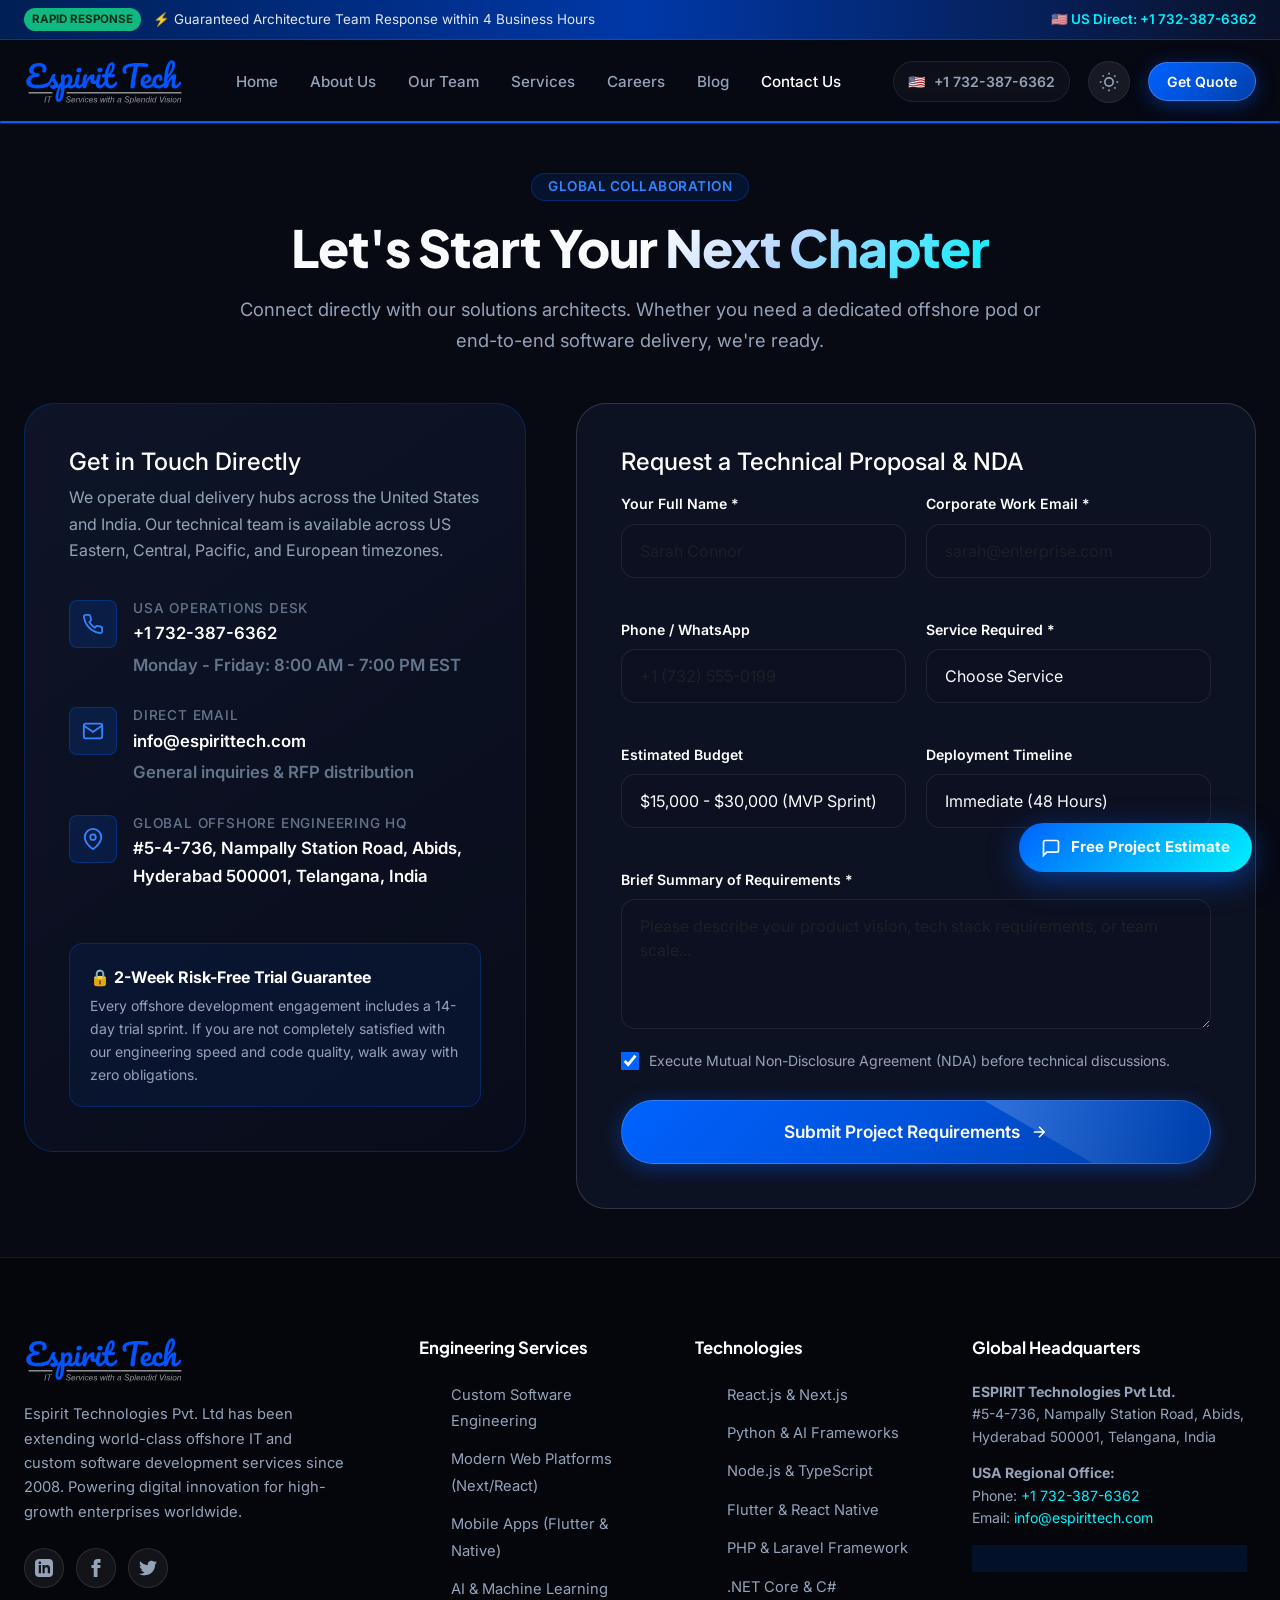
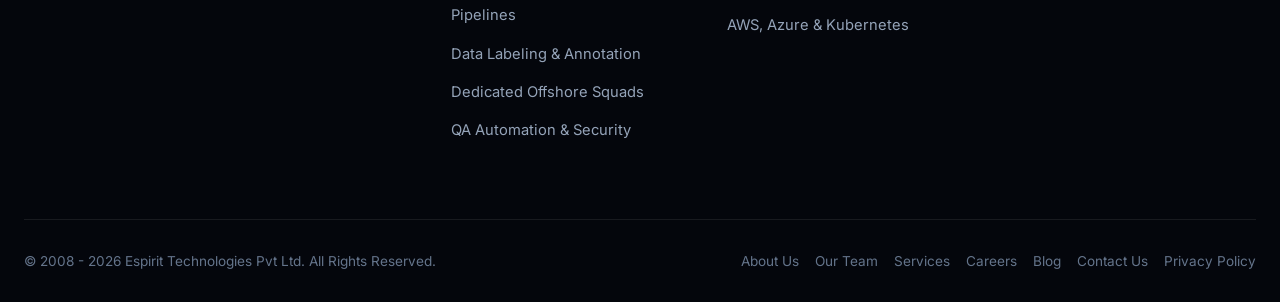
<file: contact.html>
<!DOCTYPE html>
<html lang="en" data-theme="dark">

<head>
  <meta charset="UTF-8">
  <meta name="viewport" content="width=device-width, initial-scale=1.0">
  <title>Contact Us & Request Proposal | Espirit Technologies</title>
  <meta name="description" content="Contact Espirit Technologies in the USA (+1 732-387-6362) and India HQ. Schedule an architectural consultation or request a custom offshore proposal today.">
  <meta name="keywords" content="contact espirit technologies, hire offshore developers, software development company contact, US offshore software development, Hyderabad IT company address">
  <meta name="robots" content="index, follow, max-snippet:-1, max-image-preview:large, max-video-preview:-1">
  <link rel="canonical" href="https://espirittech.com/contact.html">

  <!-- Open Graph / Facebook -->
  <meta property="og:type" content="website">
  <meta property="og:site_name" content="Espirit Technologies">
  <meta property="og:url" content="https://espirittech.com/contact.html">
  <meta property="og:title" content="Contact Us & Request Proposal | Espirit Technologies">
  <meta property="og:description" content="Contact Espirit Technologies in the USA (+1 732-387-6362) and India HQ. Schedule an architectural consultation or request a custom offshore proposal today.">
  <meta property="og:image" content="https://espirittech.com/espirit-logo.svg">
  <meta property="og:locale" content="en_US">

  <!-- Twitter Cards -->
  <meta name="twitter:card" content="summary_large_image">
  <meta name="twitter:site" content="@espirittech">
  <meta name="twitter:url" content="https://espirittech.com/contact.html">
  <meta name="twitter:title" content="Contact Us & Request Proposal | Espirit Technologies">
  <meta name="twitter:description" content="Contact Espirit Technologies in the USA (+1 732-387-6362) and India HQ. Schedule an architectural consultation or request a custom offshore proposal today.">
  <meta name="twitter:image" content="https://espirittech.com/espirit-logo.svg">

  <!-- Schema.org Structured Data (JSON-LD) -->
  <script type="application/ld+json">
{
  "@context": "https://schema.org",
  "@graph": [
    {
      "@context": "https://schema.org",
      "@type": "ContactPage",
      "name": "Contact Espirit Technologies",
      "url": "https://espirittech.com/contact.html",
      "mainEntity": {
        "@type": "LocalBusiness",
        "name": "Espirit Technologies Pvt. Ltd",
        "image": "https://espirittech.com/espirit-logo.svg",
        "telephone": "+1-732-387-6362",
        "email": "info@espirittech.com",
        "address": {
          "@type": "PostalAddress",
          "streetAddress": "#5-4-736, Nampally Station Road, Abids",
          "addressLocality": "Hyderabad",
          "addressRegion": "Telangana",
          "postalCode": "500001",
          "addressCountry": "IN"
        },
        "openingHoursSpecification": {
          "@type": "OpeningHoursSpecification",
          "dayOfWeek": [
            "Monday",
            "Tuesday",
            "Wednesday",
            "Thursday",
            "Friday"
          ],
          "opens": "09:00",
          "closes": "19:00"
        }
      }
    },
    {
      "@context": "https://schema.org",
      "@type": "BreadcrumbList",
      "itemListElement": [
        {
          "@type": "ListItem",
          "position": 1,
          "name": "Home",
          "item": "https://espirittech.com/"
        },
        {
          "@type": "ListItem",
          "position": 2,
          "name": "Contact Us",
          "item": "https://espirittech.com/contact.html"
        }
      ]
    }
  ]
}
  </script>
  <link rel="icon" type="image/svg+xml" href="espirit-logo.svg">
  <link rel="preconnect" href="https://fonts.googleapis.com">
  <link rel="preconnect" href="https://fonts.gstatic.com" crossorigin>
  <link
    href="https://fonts.googleapis.com/css2?family=Inter:wght@300;400;500;600;700&family=Plus+Jakarta+Sans:wght@400;500;600;700;800&family=JetBrains+Mono:wght@400;500&display=swap"
    rel="stylesheet">
  <link rel="stylesheet" href="assets/css/bootstrap.min.css">
  <link rel="stylesheet" href="assets/css/styles.css">
</head>

<body>

  <!-- Announcement Bar -->
  <aside class="announcement-bar">
    <div class="container announcement-content">
      <div class="announcement-left">
        <span class="announcement-tag">Rapid Response</span>
        <span>⚡ Guaranteed Architecture Team Response within 4 Business Hours</span>
      </div>
      <div class="announcement-right">
        <a href="tel:+17323876362" class="announcement-link">
          🇺🇸 US Direct: +1 732-387-6362
        </a>
      </div>
    </div>
  </aside>

  <!-- Navbar -->
  <header class="navbar-wrapper">
    <div class="container nav-container">
      <a href="index.html" class="nav-logo">
        <img src="espirit-logo.svg" alt="Espirit Technologies" class="nav-logo-svg">
      </a>
      <nav class="nav-links">
        <a href="index.html" class="nav-link">Home</a>
        <a href="about.html" class="nav-link">About Us</a>
        <a href="our-team.html" class="nav-link">Our Team</a>
        <a href="services.html" class="nav-link">Services</a>
        <a href="careers.html" class="nav-link">Careers</a>
        <a href="blog.html" class="nav-link">Blog</a>
        <a href="contact.html" class="nav-link active">Contact Us</a>
      </nav>
      <div class="nav-actions">
        <a href="tel:+17323876362" class="phone-badge">
          <span>🇺🇸</span>
          <span>+1 732-387-6362</span>
        </a>
        <button id="theme-toggle-btn" class="theme-toggle" aria-label="Toggle Theme">
          <span id="theme-icon">
            <svg width="20" height="20" fill="none" stroke="currentColor" stroke-width="2" viewBox="0 0 24 24">
              <circle cx="12" cy="12" r="5"></circle>
              <line x1="12" y1="1" x2="12" y2="3"></line>
              <line x1="12" y1="21" x2="12" y2="23"></line>
              <line x1="4.22" y1="4.22" x2="5.64" y2="5.64"></line>
              <line x1="18.36" y1="18.36" x2="19.78" y2="19.78"></line>
              <line x1="1" y1="12" x2="3" y2="12"></line>
              <line x1="21" y1="12" x2="23" y2="12"></line>
              <line x1="4.22" y1="19.78" x2="5.64" y2="18.36"></line>
              <line x1="18.36" y1="5.64" x2="19.78" y2="4.22"></line>
            </svg>
          </span>
        </button>
        <a href="get-quote.html" class="btn btn-primary btn-sm">
          <span>Get Quote</span>
        </a>
        <button class="mobile-menu-btn" aria-label="Open Mobile Menu">
          <svg width="28" height="28" fill="none" stroke="currentColor" stroke-width="2" viewBox="0 0 24 24">
            <line x1="3" y1="12" x2="21" y2="12"></line>
            <line x1="3" y1="6" x2="21" y2="6"></line>
            <line x1="3" y1="18" x2="21" y2="18"></line>
          </svg>
        </button>
      </div>
    </div>
  </header>

  <!-- Mobile Drawer -->
  <div class="mobile-nav-drawer">
    <div>
      <div class="d-flex align-items-center justify-content-between">
        <img src="espirit-logo.svg" alt="Espirit Technologies" class="navbar-logo-img">
        <button class="modal-close-btn mobile-drawer-close" aria-label="Close Mobile Menu">✕</button>
      </div>
      <div class="mobile-drawer-links">
        <a href="index.html" class="mobile-drawer-link">Home</a>
        <a href="about.html" class="mobile-drawer-link">About Us</a>
        <a href="our-team.html" class="mobile-drawer-link">Our Team</a>
        <a href="services.html" class="mobile-drawer-link">Services</a>
        <a href="careers.html" class="mobile-drawer-link">Careers</a>
        <a href="blog.html" class="mobile-drawer-link">Blog</a>
        <a href="contact.html" class="mobile-drawer-link active">Contact Us</a>
        <a href="get-quote.html" class="mobile-drawer-link">Get Quote</a>
        <a href="privacy-policy.html" class="mobile-drawer-link">Privacy Policy</a>
      </div>
    </div>
    <div>
      <a href="tel:+17323876362" class="d-block mb-3 text-primary-light fw-semibold">
        📞 +1 732-387-6362 (US Office)
      </a>
      <a href="get-quote.html" class="btn btn-primary w-100 text-center">
        Request Consultation
      </a>
    </div>
  </div>

  <!-- Contact Hero -->
  <section class="section py-5">
    <div class="container">
      <div class="section-header reveal">
        <span class="badge">Global Collaboration</span>
        <h1>Let's Start Your <span class="text-gradient">Next Chapter</span></h1>
        <p class="section-subtitle">
          Connect directly with our solutions architects. Whether you need a dedicated offshore pod or end-to-end
          software delivery, we're ready.
        </p>
      </div>

      <div class="contact-section-grid reveal">
        <!-- Contact Card Left -->
        <div class="contact-info-card">
          <h3 class="fs-4 text-highlight mb-2">Get in Touch Directly</h3>
          <p class="text-secondary-custom">
            We operate dual delivery hubs across the United States and India. Our technical team is available across US
            Eastern, Central, Pacific, and European timezones.
          </p>

          <div class="contact-info-list">
            <div class="contact-info-item">
              <div class="contact-icon-bubble">
                <svg width="22" height="22" fill="none" stroke="currentColor" stroke-width="2" viewBox="0 0 24 24">
                  <path
                    d="M22 16.92v3a2 2 0 0 1-2.18 2 19.79 19.79 0 0 1-8.63-3.07 19.5 19.5 0 0 1-6-6 19.79 19.79 0 0 1-3.07-8.67A2 2 0 0 1 4.11 2h3a2 2 0 0 1 2 1.72 12.84 12.84 0 0 0 .7 2.81 2 2 0 0 1-.45 2.11L8.09 9.91a16 16 0 0 0 6 6l1.27-1.27a2 2 0 0 1 2.11-.45 12.84 12.84 0 0 0 2.81.7A2 2 0 0 1 22 16.92z" />
                </svg>
              </div>
              <div class="contact-info-text">
                <h5>USA Operations Desk</h5>
                <a href="tel:+17323876362">+1 732-387-6362</a>
                <p class="text-muted-custom small mt-1 mb-0">Monday - Friday: 8:00 AM - 7:00 PM
                  EST</p>
              </div>
            </div>

            <div class="contact-info-item">
              <div class="contact-icon-bubble">
                <svg width="22" height="22" fill="none" stroke="currentColor" stroke-width="2" viewBox="0 0 24 24">
                  <path d="M4 4h16c1.1 0 2 .9 2 2v12c0 1.1-.9 2-2 2H4c-1.1 0-2-.9-2-2V6c0-1.1.9-2 2-2z" />
                  <polyline points="22,6 12,13 2,6" />
                </svg>
              </div>
              <div class="contact-info-text">
                <h5>Direct Email</h5>
                <a href="mailto:info@espirittech.com">info@espirittech.com</a>
                <p class="text-muted-custom small mt-1 mb-0">General inquiries & RFP distribution
                </p>
              </div>
            </div>

            <div class="contact-info-item">
              <div class="contact-icon-bubble">
                <svg width="22" height="22" fill="none" stroke="currentColor" stroke-width="2" viewBox="0 0 24 24">
                  <path d="M21 10c0 7-9 13-9 13s-9-6-9-13a9 9 0 0 1 18 0z" />
                  <circle cx="12" cy="10" r="3" />
                </svg>
              </div>
              <div class="contact-info-text">
                <h5>Global Offshore Engineering HQ</h5>
                <p>#5-4-736, Nampally Station Road, Abids, Hyderabad 500001, Telangana, India</p>
              </div>
            </div>
          </div>

          <div
            class="trust-banner-box">
            <div class="fw-bold text-highlight mb-1">🔒 2-Week Risk-Free Trial
              Guarantee</div>
            <p class="text-secondary-custom small mb-0">
              Every offshore development engagement includes a 14-day trial sprint. If you are not completely satisfied
              with our engineering speed and code quality, walk away with zero obligations.
            </p>
          </div>
        </div>

        <!-- Form Right -->
        <div class="contact-form-wrapper">
          <form class="ajax-contact-form">
            <h3 class="fs-4 text-highlight mb-3">Request a Technical Proposal &
              NDA</h3>

            <div class="form-grid-2">
              <div class="form-group">
                <label class="form-label" for="page-contact-name">Your Full Name *</label>
                <input type="text" id="page-contact-name" class="form-control" placeholder="Sarah Connor" required>
              </div>
              <div class="form-group">
                <label class="form-label" for="page-contact-email">Corporate Work Email *</label>
                <input type="email" id="page-contact-email" class="form-control" placeholder="sarah@enterprise.com"
                  required>
              </div>
            </div>

            <div class="form-grid-2">
              <div class="form-group">
                <label class="form-label" for="page-contact-phone">Phone / WhatsApp</label>
                <input type="tel" id="page-contact-phone" class="form-control" placeholder="+1 (732) 555-0199">
              </div>
              <div class="form-group">
                <label class="form-label" for="page-contact-service">Service Required *</label>
                <select id="page-contact-service" class="form-control" required>
                  <option value="" disabled selected>Choose Service</option>
                  <option value="custom-software">Custom Enterprise Software</option>
                  <option value="web-apps">Modern Web Platform (Next.js / React)</option>
                  <option value="mobile-apps">Mobile App Development</option>
                  <option value="ai-data">AI & Data Annotation</option>
                  <option value="it-staffing">Dedicated Offshore Squad</option>
                  <option value="qa-testing">QA Automation & Testing</option>
                </select>
              </div>
            </div>

            <div class="form-grid-2">
              <div class="form-group">
                <label class="form-label" for="page-contact-budget">Estimated Budget</label>
                <select id="page-contact-budget" class="form-control">
                  <option value="15k-30k">$15,000 - $30,000 (MVP Sprint)</option>
                  <option value="30k-60k">$30,000 - $60,000</option>
                  <option value="60k-120k">$60,000 - $120,000</option>
                  <option value="120k+">$120,000+ (Dedicated Team)</option>
                </select>
              </div>
              <div class="form-group">
                <label class="form-label" for="page-contact-timeline">Deployment Timeline</label>
                <select id="page-contact-timeline" class="form-control">
                  <option value="immediate">Immediate (48 Hours)</option>
                  <option value="2weeks">Within 2 Weeks</option>
                  <option value="month">1-2 Months</option>
                </select>
              </div>
            </div>

            <div class="form-group">
              <label class="form-label" for="page-contact-msg">Brief Summary of Requirements *</label>
              <textarea id="page-contact-msg" class="form-control"
                placeholder="Please describe your product vision, tech stack requirements, or team scale..."
                required></textarea>
            </div>

            <div class="form-checkbox-wrap">
              <input type="checkbox" id="page-contact-nda" checked>
              <label for="page-contact-nda">Execute Mutual Non-Disclosure Agreement (NDA) before technical
                discussions.</label>
            </div>

            <button type="submit" class="btn btn-primary btn-lg w-100">
              <span>Submit Project Requirements</span>
              <svg width="18" height="18" fill="none" stroke="currentColor" stroke-width="2" viewBox="0 0 24 24">
                <path d="M5 12h14M12 5l7 7-7 7" />
              </svg>
            </button>
          </form>
        </div>
      </div>
    </div>
  </section>

  <!-- ==========================================================================
       ENTERPRISE FOOTER
       ========================================================================== -->
  <footer class="site-footer">
    <div class="container">
      <div class="footer-top">
        <!-- Brand Col -->
        <div class="footer-brand">
          <img src="espirit-logo.svg" alt="Espirit Technologies" class="footer-logo-img">
          <p>
            Espirit Technologies Pvt. Ltd has been extending world-class offshore IT and custom software development
            services since 2008. Powering digital innovation for high-growth enterprises worldwide.
          </p>
          <div class="social-links">
            <a href="https://in.linkedin.com/company/espirit-technologies-private-limited" target="_blank"
              rel="noopener noreferrer" class="social-btn" aria-label="LinkedIn">
              <svg width="18" height="18" fill="currentColor" viewBox="0 0 24 24">
                <path
                  d="M19 0h-14c-2.761 0-5 2.239-5 5v14c0 2.761 2.239 5 5 5h14c2.762 0 5-2.239 5-5v-14c0-2.761-2.238-5-5-5zm-11 19h-3v-11h3v11zm-1.5-12.268c-.966 0-1.75-.79-1.75-1.764s.784-1.764 1.75-1.764 1.75.79 1.75 1.764-.783 1.764-1.75 1.764zm13.5 12.268h-3v-5.604c0-3.368-4-3.113-4 0v5.604h-3v-11h3v1.765c1.396-2.586 7-2.777 7 2.476v6.759z" />
              </svg>
            </a>
            <a href="https://www.facebook.com/EspiritTechnologies/" target="_blank" rel="noopener noreferrer"
              class="social-btn" aria-label="Facebook">
              <svg width="18" height="18" fill="currentColor" viewBox="0 0 24 24">
                <path
                  d="M9 8h-3v4h3v12h5v-12h3.642l.358-4h-4v-1.667c0-.955.192-1.333 1.115-1.333h2.885v-5h-3.808c-3.596 0-5.192 1.583-5.192 4.615v3.385z" />
              </svg>
            </a>
            <a href="https://twitter.com/" target="_blank" rel="noopener noreferrer" class="social-btn"
              aria-label="Twitter">
              <svg width="18" height="18" fill="currentColor" viewBox="0 0 24 24">
                <path
                  d="M24 4.557c-.883.392-1.832.656-2.828.775 1.017-.609 1.798-1.574 2.165-2.724-.951.564-2.005.974-3.127 1.195-.897-.957-2.178-1.555-3.594-1.555-3.179 0-5.515 2.966-4.797 6.045-4.091-.205-7.719-2.165-10.148-5.144-1.29 2.213-.669 5.108 1.523 6.574-.806-.026-1.566-.247-2.229-.616-.054 2.281 1.581 4.415 3.949 4.89-.693.188-1.452.232-2.224.084.626 1.956 2.444 3.379 4.6 3.419-2.07 1.623-4.678 2.348-7.29 2.04 2.179 1.397 4.768 2.212 7.548 2.212 9.142 0 14.307-7.721 13.995-14.646.962-.695 1.797-1.562 2.457-2.549z" />
              </svg>
            </a>
          </div>
        </div>

        <!-- Col 2: Services -->
        <div class="footer-col">
          <h4>Engineering Services</h4>
          <ul class="footer-links-list">
            <li><a href="services.html#custom-software">Custom Software Engineering</a></li>
            <li><a href="services.html#web-apps">Modern Web Platforms (Next/React)</a></li>
            <li><a href="services.html#mobile-apps">Mobile Apps (Flutter & Native)</a></li>
            <li><a href="services.html#ai-data">AI & Machine Learning Pipelines</a></li>
            <li><a href="services.html#ai-data">Data Labeling & Annotation</a></li>
            <li><a href="services.html#it-staffing">Dedicated Offshore Squads</a></li>
            <li><a href="services.html#qa-testing">QA Automation & Security</a></li>
          </ul>
        </div>

        <!-- Col 3: Technologies -->
        <div class="footer-col">
          <h4>Technologies</h4>
          <ul class="footer-links-list">
            <li><a href="index.html#technologies">React.js & Next.js</a></li>
            <li><a href="index.html#technologies">Python & AI Frameworks</a></li>
            <li><a href="index.html#technologies">Node.js & TypeScript</a></li>
            <li><a href="index.html#technologies">Flutter & React Native</a></li>
            <li><a href="index.html#technologies">PHP & Laravel Framework</a></li>
            <li><a href="index.html#technologies">.NET Core & C#</a></li>
            <li><a href="index.html#technologies">AWS, Azure & Kubernetes</a></li>
          </ul>
        </div>

        <!-- Col 4: Corporate & HQ -->
        <div class="footer-col">
          <h4>Global Headquarters</h4>
          <p class="footer-hq-text">
            <strong>ESPIRIT Technologies Pvt Ltd.</strong><br>
            #5-4-736, Nampally Station Road, Abids, Hyderabad 500001, Telangana, India
          </p>
          <p class="footer-hq-text">
            <strong>USA Regional Office:</strong><br>
            Phone: <a href="tel:+17323876362" class="text-cyan">+1 732-387-6362</a><br>
            Email: <a href="mailto:info@espirittech.com" class="text-cyan">info@espirittech.com</a>
          </p>
          <div class="badge badge-iso">
            ISO 9001:2015 CERTIFIED IT COMPANY
          </div>
        </div>
      </div>

      <div class="footer-bottom">
        <div>
          © 2008 - 2026 Espirit Technologies Pvt Ltd. All Rights Reserved.
        </div>
        <div class="d-flex gap-3 flex-wrap">
          <a href="about.html">About Us</a>
          <a href="our-team.html">Our Team</a>
          <a href="services.html">Services</a>
          <a href="careers.html">Careers</a>
          <a href="blog.html">Blog</a>
          <a href="contact.html">Contact Us</a>
          <a href="privacy-policy.html">Privacy Policy</a>
        </div>
      </div>
    </div>
  </footer>

  <!-- Floating Action Quick Contact Pill -->
  <div class="floating-contact-pill" data-open-modal="quote-modal" title="Request Quick Quote">
    <svg width="20" height="20" fill="none" stroke="currentColor" stroke-width="2" viewBox="0 0 24 24">
      <path d="M21 15a2 2 0 0 1-2 2H7l-4 4V5a2 2 0 0 1 2-2h14a2 2 0 0 1 2 2z" />
    </svg>
    <span>Free Project Estimate</span>
  </div>

  <!-- Modal -->
  <div class="modal-overlay" id="quote-modal">
    <div class="modal-box">
      <button class="modal-close-btn">✕</button>
      <h3 class="modal-title-sm">Schedule Architecture Review</h3>
      <p class="modal-subtitle-sm">Submit your requirements and our
        senior solutions architect will contact you within 4 hours.</p>
      <form class="ajax-contact-form">
        <div class="form-group">
          <label class="form-label">Full Name *</label>
          <input type="text" class="form-control" required placeholder="Jane Smith">
        </div>
        <div class="form-group">
          <label class="form-label">Work Email *</label>
          <input type="email" class="form-control" required placeholder="jane@company.com">
        </div>
        <div class="form-group">
          <label class="form-label">Project Details</label>
          <textarea class="form-control" required placeholder="Tell us what you're building..."></textarea>
        </div>
        <button type="submit" class="btn btn-primary w-100">Submit Proposal Request</button>
      </form>
    </div>
  </div>

  <script src="assets/js/bootstrap.bundle.min.js"></script>
  <script src="assets/js/main.js"></script>
</body>

</html>
</file>
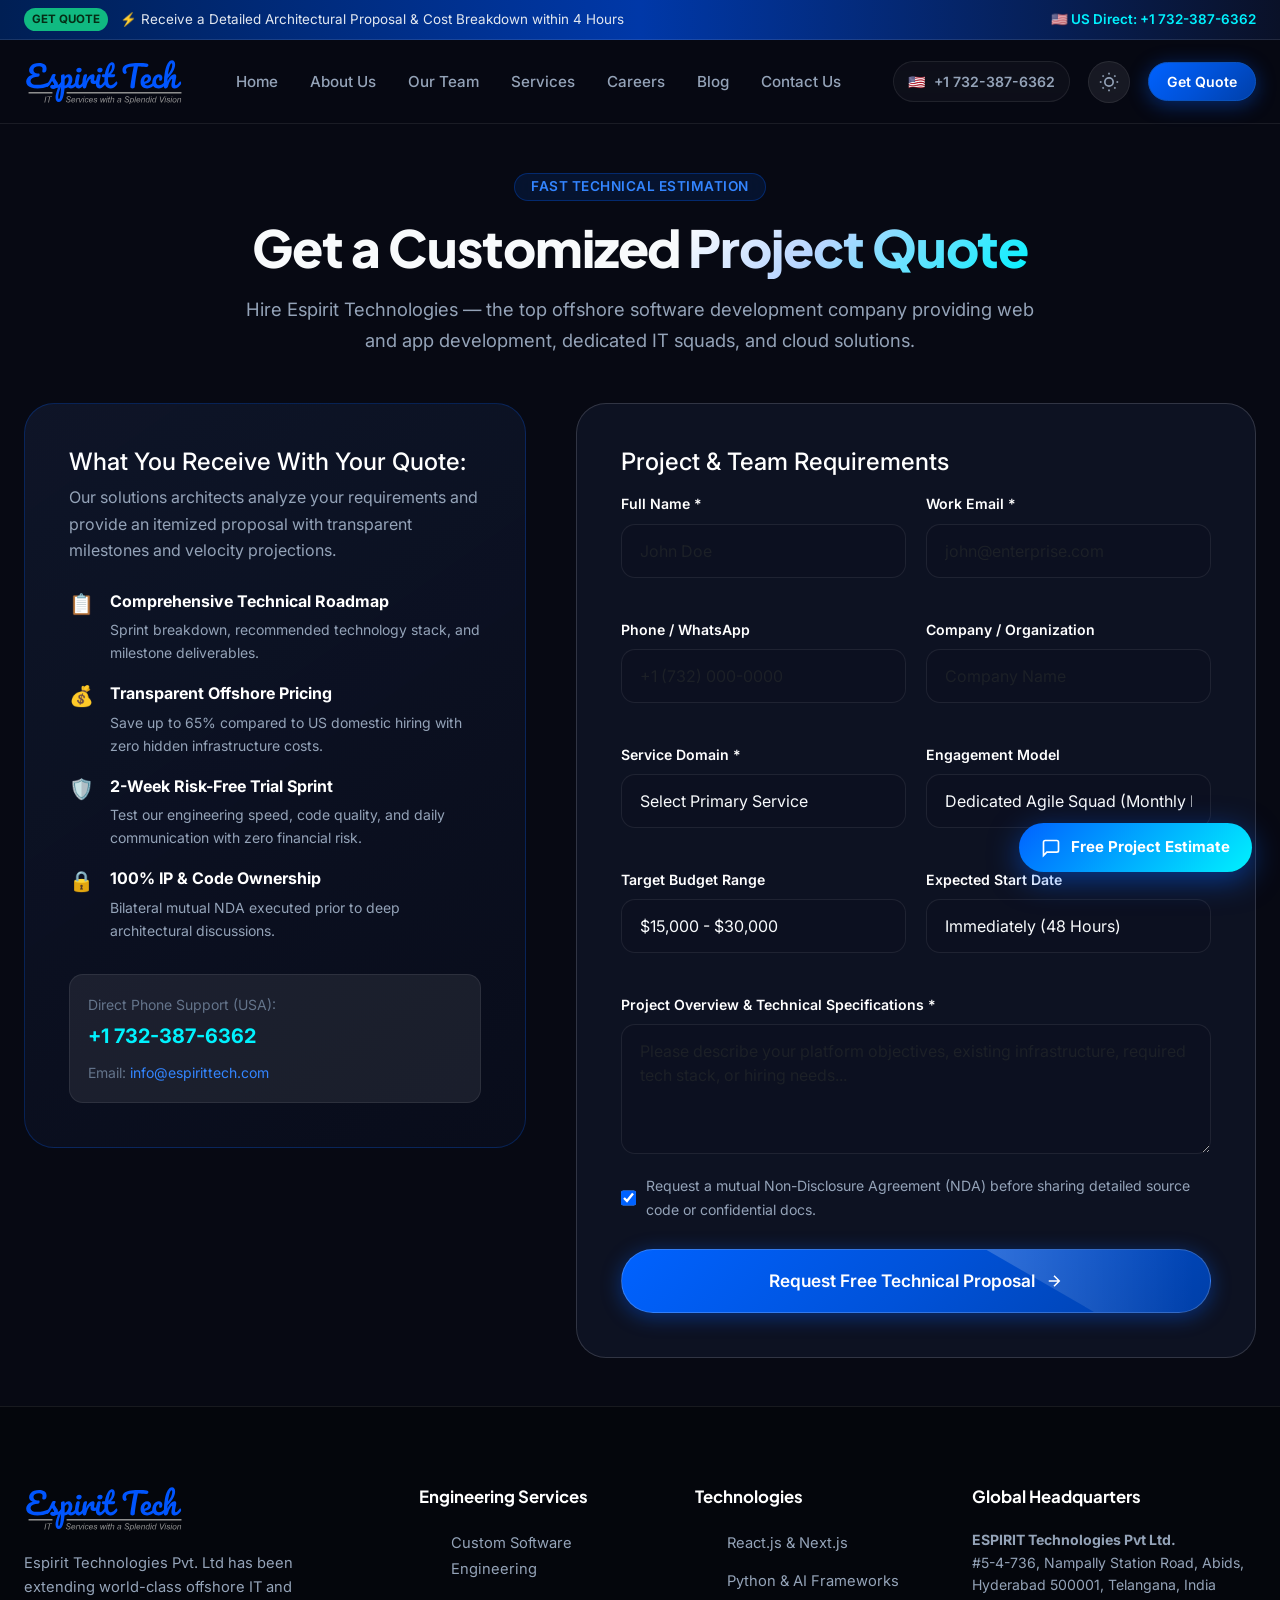
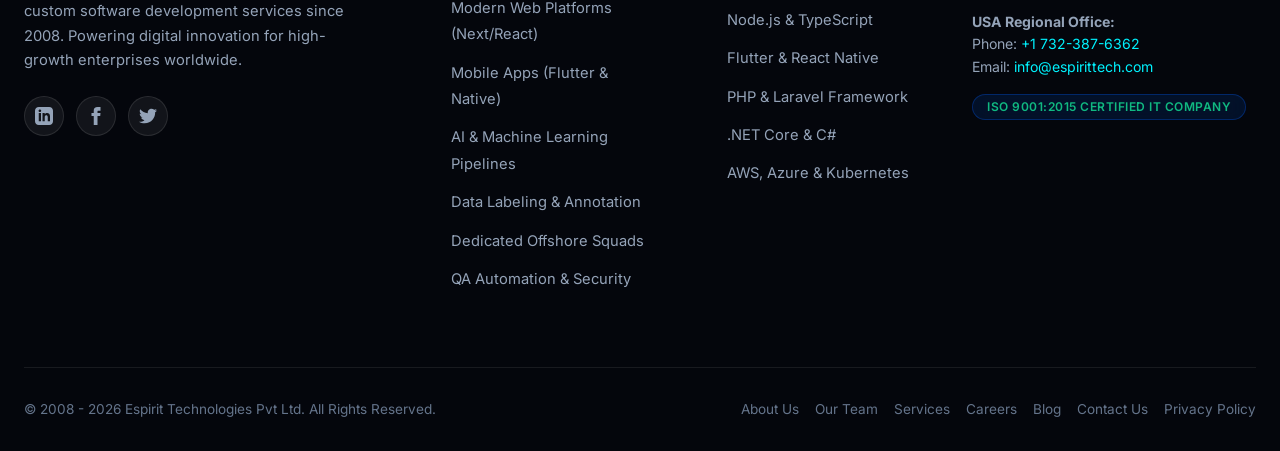
<file: get-quote.html>
<!DOCTYPE html>
<html lang="en" data-theme="dark">
<head>
  <meta charset="UTF-8">
  <meta name="viewport" content="width=device-width, initial-scale=1.0">
  <title>Get Project Quote | Espirit Technologies Pvt Ltd</title>
  <meta name="description" content="Request a free custom project quote from Espirit Technologies. Transparent pricing for enterprise web, mobile apps, AI annotation & offshore developer pods.">
  <meta name="keywords" content="get software quote, offshore development estimate, hire developers pricing, custom software estimation, IT staffing quote">
  <meta name="robots" content="index, follow, max-snippet:-1, max-image-preview:large, max-video-preview:-1">
  <link rel="canonical" href="https://espirittech.com/get-quote.html">

  <!-- Open Graph / Facebook -->
  <meta property="og:type" content="website">
  <meta property="og:site_name" content="Espirit Technologies">
  <meta property="og:url" content="https://espirittech.com/get-quote.html">
  <meta property="og:title" content="Get Project Quote | Espirit Technologies Pvt Ltd">
  <meta property="og:description" content="Request a free custom project quote from Espirit Technologies. Transparent pricing for enterprise web, mobile apps, AI annotation & offshore developer pods.">
  <meta property="og:image" content="https://espirittech.com/espirit-logo.svg">
  <meta property="og:locale" content="en_US">

  <!-- Twitter Cards -->
  <meta name="twitter:card" content="summary_large_image">
  <meta name="twitter:site" content="@espirittech">
  <meta name="twitter:url" content="https://espirittech.com/get-quote.html">
  <meta name="twitter:title" content="Get Project Quote | Espirit Technologies Pvt Ltd">
  <meta name="twitter:description" content="Request a free custom project quote from Espirit Technologies. Transparent pricing for enterprise web, mobile apps, AI annotation & offshore developer pods.">
  <meta name="twitter:image" content="https://espirittech.com/espirit-logo.svg">

  <!-- Schema.org Structured Data (JSON-LD) -->
  <script type="application/ld+json">
{
  "@context": "https://schema.org",
  "@graph": [
    {
      "@context": "https://schema.org",
      "@type": "WebPage",
      "name": "Get Project Quote - Espirit Technologies",
      "url": "https://espirittech.com/get-quote.html"
    },
    {
      "@context": "https://schema.org",
      "@type": "BreadcrumbList",
      "itemListElement": [
        {
          "@type": "ListItem",
          "position": 1,
          "name": "Home",
          "item": "https://espirittech.com/"
        },
        {
          "@type": "ListItem",
          "position": 2,
          "name": "Get Quote",
          "item": "https://espirittech.com/get-quote.html"
        }
      ]
    }
  ]
}
  </script>
  <link rel="icon" type="image/svg+xml" href="espirit-logo.svg">
  <link rel="preconnect" href="https://fonts.googleapis.com">
  <link rel="preconnect" href="https://fonts.gstatic.com" crossorigin>
  <link href="https://fonts.googleapis.com/css2?family=Inter:wght@300;400;500;600;700&family=Plus+Jakarta+Sans:wght@400;500;600;700;800&family=JetBrains+Mono:wght@400;500&display=swap" rel="stylesheet">
  <link rel="stylesheet" href="assets/css/bootstrap.min.css">
  <link rel="stylesheet" href="assets/css/styles.css">
</head>
<body>

  <!-- Top Announcement Bar -->
  <aside class="announcement-bar">
    <div class="container announcement-content">
      <div class="announcement-left">
        <span class="announcement-tag">Get Quote</span>
        <span>⚡ Receive a Detailed Architectural Proposal & Cost Breakdown within 4 Hours</span>
      </div>
      <div class="announcement-right">
        <a href="tel:+17323876362" class="announcement-link">
          🇺🇸 US Direct: +1 732-387-6362
        </a>
      </div>
    </div>
  </aside>

  <!-- Navbar -->
  <header class="navbar-wrapper">
    <div class="container nav-container">
      <a href="index.html" class="nav-logo">
        <img src="espirit-logo.svg" alt="Espirit Technologies" class="nav-logo-svg">
      </a>
      <nav class="nav-links">
        <a href="index.html" class="nav-link">Home</a>
        <a href="about.html" class="nav-link">About Us</a>
        <a href="our-team.html" class="nav-link">Our Team</a>
        <a href="services.html" class="nav-link">Services</a>
        <a href="careers.html" class="nav-link">Careers</a>
        <a href="blog.html" class="nav-link">Blog</a>
        <a href="contact.html" class="nav-link">Contact Us</a>
      </nav>
      <div class="nav-actions">
        <a href="tel:+17323876362" class="phone-badge">
          <span>🇺🇸</span>
          <span>+1 732-387-6362</span>
        </a>
        <button id="theme-toggle-btn" class="theme-toggle" aria-label="Toggle Theme">
          <span id="theme-icon">
            <svg width="20" height="20" fill="none" stroke="currentColor" stroke-width="2" viewBox="0 0 24 24"><circle cx="12" cy="12" r="5"></circle><line x1="12" y1="1" x2="12" y2="3"></line><line x1="12" y1="21" x2="12" y2="23"></line><line x1="4.22" y1="4.22" x2="5.64" y2="5.64"></line><line x1="18.36" y1="18.36" x2="19.78" y2="19.78"></line><line x1="1" y1="12" x2="3" y2="12"></line><line x1="21" y1="12" x2="23" y2="12"></line><line x1="4.22" y1="19.78" x2="5.64" y2="18.36"></line><line x1="18.36" y1="5.64" x2="19.78" y2="4.22"></line></svg>
          </span>
        </button>
        <a href="get-quote.html" class="btn btn-primary btn-sm active">
          <span>Get Quote</span>
        </a>
        <button class="mobile-menu-btn" aria-label="Open Mobile Menu">
          <svg width="28" height="28" fill="none" stroke="currentColor" stroke-width="2" viewBox="0 0 24 24"><line x1="3" y1="12" x2="21" y2="12"></line><line x1="3" y1="6" x2="21" y2="6"></line><line x1="3" y1="18" x2="21" y2="18"></line></svg>
        </button>
      </div>
    </div>
  </header>

  <!-- Mobile Drawer -->
  <div class="mobile-nav-drawer">
    <div>
      <div class="d-flex align-items-center justify-content-between">
        <img src="espirit-logo.svg" alt="Espirit Technologies" class="navbar-logo-img">
        <button class="modal-close-btn mobile-drawer-close" aria-label="Close Mobile Menu">✕</button>
      </div>
      <div class="mobile-drawer-links">
        <a href="index.html" class="mobile-drawer-link">Home</a>
        <a href="about.html" class="mobile-drawer-link">About Us</a>
        <a href="our-team.html" class="mobile-drawer-link">Our Team</a>
        <a href="services.html" class="mobile-drawer-link">Services</a>
        <a href="careers.html" class="mobile-drawer-link">Careers</a>
        <a href="blog.html" class="mobile-drawer-link">Blog</a>
        <a href="contact.html" class="mobile-drawer-link">Contact Us</a>
        <a href="get-quote.html" class="mobile-drawer-link active">Get Quote</a>
        <a href="privacy-policy.html" class="mobile-drawer-link">Privacy Policy</a>
      </div>
    </div>
    <div>
      <a href="tel:+17323876362" class="d-block mb-3 text-primary-light fw-semibold">
        📞 +1 732-387-6362
      </a>
      <a href="get-quote.html" class="btn btn-primary w-100 text-center">
        Request Consultation
      </a>
    </div>
  </div>

  <!-- Page Header -->
  <section class="section py-5">
    <div class="container">
      <div class="section-header reveal">
        <span class="badge">Fast Technical Estimation</span>
        <h1>Get a Customized <span class="text-gradient">Project Quote</span></h1>
        <p class="section-subtitle">
          Hire Espirit Technologies — the top offshore software development company providing web and app development, dedicated IT squads, and cloud solutions.
        </p>
      </div>

      <div class="contact-section-grid reveal">
        <!-- Quote Details Left -->
        <div class="contact-info-card">
          <h3 class="fs-4 text-highlight mb-2">What You Receive With Your Quote:</h3>
          <p class="text-secondary-custom mb-4">
            Our solutions architects analyze your requirements and provide an itemized proposal with transparent milestones and velocity projections.
          </p>

          <div class="d-flex flex-column gap-3">
            <div class="d-flex align-items-start gap-3">
              <span class="fs-5">📋</span>
              <div>
                <strong class="text-highlight">Comprehensive Technical Roadmap</strong>
                <p class="text-secondary-custom small mb-0 mt-1">Sprint breakdown, recommended technology stack, and milestone deliverables.</p>
              </div>
            </div>

            <div class="d-flex align-items-start gap-3">
              <span class="fs-5">💰</span>
              <div>
                <strong class="text-highlight">Transparent Offshore Pricing</strong>
                <p class="text-secondary-custom small mb-0 mt-1">Save up to 65% compared to US domestic hiring with zero hidden infrastructure costs.</p>
              </div>
            </div>

            <div class="d-flex align-items-start gap-3">
              <span class="fs-5">🛡️</span>
              <div>
                <strong class="text-highlight">2-Week Risk-Free Trial Sprint</strong>
                <p class="text-secondary-custom small mb-0 mt-1">Test our engineering speed, code quality, and daily communication with zero financial risk.</p>
              </div>
            </div>

            <div class="d-flex align-items-start gap-3">
              <span class="fs-5">🔒</span>
              <div>
                <strong class="text-highlight">100% IP & Code Ownership</strong>
                <p class="text-secondary-custom small mb-0 mt-1">Bilateral mutual NDA executed prior to deep architectural discussions.</p>
              </div>
            </div>
          </div>

          <div class="quote-support-card">
            <div class="text-muted-custom small mb-1">Direct Phone Support (USA):</div>
            <a href="tel:+17323876362" class="fs-5 fw-bold text-cyan">+1 732-387-6362</a>
            <div class="text-muted-custom small mt-2">Email: <a href="mailto:info@espirittech.com" class="text-primary-light">info@espirittech.com</a></div>
          </div>
        </div>

        <!-- Form Right -->
        <div class="contact-form-wrapper">
          <form class="ajax-contact-form">
            <h3 class="fs-4 text-highlight mb-3">Project & Team Requirements</h3>

            <div class="form-grid-2">
              <div class="form-group">
                <label class="form-label" for="quote-name">Full Name *</label>
                <input type="text" id="quote-name" class="form-control" placeholder="John Doe" required>
              </div>
              <div class="form-group">
                <label class="form-label" for="quote-email">Work Email *</label>
                <input type="email" id="quote-email" class="form-control" placeholder="john@enterprise.com" required>
              </div>
            </div>

            <div class="form-grid-2">
              <div class="form-group">
                <label class="form-label" for="quote-phone">Phone / WhatsApp</label>
                <input type="tel" id="quote-phone" class="form-control" placeholder="+1 (732) 000-0000">
              </div>
              <div class="form-group">
                <label class="form-label" for="quote-company">Company / Organization</label>
                <input type="text" id="quote-company" class="form-control" placeholder="Company Name">
              </div>
            </div>

            <div class="form-grid-2">
              <div class="form-group">
                <label class="form-label" for="quote-service">Service Domain *</label>
                <select id="quote-service" class="form-control" required>
                  <option value="" disabled selected>Select Primary Service</option>
                  <option value="custom-software">Custom Software Development</option>
                  <option value="web-apps">Web Application Development (Next.js/React)</option>
                  <option value="mobile-apps">Mobile App Development (Flutter/React Native)</option>
                  <option value="ai-data">AI & Data Labeling / Annotation</option>
                  <option value="it-staffing">Dedicated Offshore Squad (IT Staffing)</option>
                  <option value="qa-testing">Software Testing & QA Services</option>
                  <option value="digital-marketing">Digital Marketing & SEO</option>
                  <option value="it-infrastructure">IT Infrastructure & Managed Cloud</option>
                </select>
              </div>
              <div class="form-group">
                <label class="form-label" for="quote-engagement">Engagement Model</label>
                <select id="quote-engagement" class="form-control">
                  <option value="dedicated-squad">Dedicated Agile Squad (Monthly Pod)</option>
                  <option value="fixed-price">Fixed-Price MVP / Milestone</option>
                  <option value="time-material">Hourly / Time & Materials</option>
                </select>
              </div>
            </div>

            <div class="form-grid-2">
              <div class="form-group">
                <label class="form-label" for="quote-budget">Target Budget Range</label>
                <select id="quote-budget" class="form-control">
                  <option value="15k-30k">$15,000 - $30,000</option>
                  <option value="30k-60k">$30,000 - $60,000</option>
                  <option value="60k-120k">$60,000 - $120,000</option>
                  <option value="120k+">$120,000+ (Full Enterprise Squad)</option>
                </select>
              </div>
              <div class="form-group">
                <label class="form-label" for="quote-timeline">Expected Start Date</label>
                <select id="quote-timeline" class="form-control">
                  <option value="immediate">Immediately (48 Hours)</option>
                  <option value="2weeks">Within 1-2 Weeks</option>
                  <option value="month">Within 1 Month</option>
                </select>
              </div>
            </div>

            <div class="form-group">
              <label class="form-label" for="quote-scope">Project Overview & Technical Specifications *</label>
              <textarea id="quote-scope" class="form-control" placeholder="Please describe your platform objectives, existing infrastructure, required tech stack, or hiring needs..." required></textarea>
            </div>

            <div class="form-checkbox-wrap">
              <input type="checkbox" id="quote-nda" checked>
              <label for="quote-nda">Request a mutual Non-Disclosure Agreement (NDA) before sharing detailed source code or confidential docs.</label>
            </div>

            <button type="submit" class="btn btn-primary btn-lg w-100">
              <span>Request Free Technical Proposal</span>
              <svg width="18" height="18" fill="none" stroke="currentColor" stroke-width="2" viewBox="0 0 24 24"><path d="M5 12h14M12 5l7 7-7 7"/></svg>
            </button>
          </form>
        </div>
      </div>
    </div>
  </section>

  <!-- ==========================================================================
       ENTERPRISE FOOTER
       ========================================================================== -->
  <footer class="site-footer">
    <div class="container">
      <div class="footer-top">
        <!-- Brand Col -->
        <div class="footer-brand">
          <img src="espirit-logo.svg" alt="Espirit Technologies" class="footer-logo-img">
          <p>
            Espirit Technologies Pvt. Ltd has been extending world-class offshore IT and custom software development
            services since 2008. Powering digital innovation for high-growth enterprises worldwide.
          </p>
          <div class="social-links">
            <a href="https://in.linkedin.com/company/espirit-technologies-private-limited" target="_blank"
              rel="noopener noreferrer" class="social-btn" aria-label="LinkedIn">
              <svg width="18" height="18" fill="currentColor" viewBox="0 0 24 24">
                <path
                  d="M19 0h-14c-2.761 0-5 2.239-5 5v14c0 2.761 2.239 5 5 5h14c2.762 0 5-2.239 5-5v-14c0-2.761-2.238-5-5-5zm-11 19h-3v-11h3v11zm-1.5-12.268c-.966 0-1.75-.79-1.75-1.764s.784-1.764 1.75-1.764 1.75.79 1.75 1.764-.783 1.764-1.75 1.764zm13.5 12.268h-3v-5.604c0-3.368-4-3.113-4 0v5.604h-3v-11h3v1.765c1.396-2.586 7-2.777 7 2.476v6.759z" />
              </svg>
            </a>
            <a href="https://www.facebook.com/EspiritTechnologies/" target="_blank" rel="noopener noreferrer"
              class="social-btn" aria-label="Facebook">
              <svg width="18" height="18" fill="currentColor" viewBox="0 0 24 24">
                <path
                  d="M9 8h-3v4h3v12h5v-12h3.642l.358-4h-4v-1.667c0-.955.192-1.333 1.115-1.333h2.885v-5h-3.808c-3.596 0-5.192 1.583-5.192 4.615v3.385z" />
              </svg>
            </a>
            <a href="https://twitter.com/" target="_blank" rel="noopener noreferrer" class="social-btn"
              aria-label="Twitter">
              <svg width="18" height="18" fill="currentColor" viewBox="0 0 24 24">
                <path
                  d="M24 4.557c-.883.392-1.832.656-2.828.775 1.017-.609 1.798-1.574 2.165-2.724-.951.564-2.005.974-3.127 1.195-.897-.957-2.178-1.555-3.594-1.555-3.179 0-5.515 2.966-4.797 6.045-4.091-.205-7.719-2.165-10.148-5.144-1.29 2.213-.669 5.108 1.523 6.574-.806-.026-1.566-.247-2.229-.616-.054 2.281 1.581 4.415 3.949 4.89-.693.188-1.452.232-2.224.084.626 1.956 2.444 3.379 4.6 3.419-2.07 1.623-4.678 2.348-7.29 2.04 2.179 1.397 4.768 2.212 7.548 2.212 9.142 0 14.307-7.721 13.995-14.646.962-.695 1.797-1.562 2.457-2.549z" />
              </svg>
            </a>
          </div>
        </div>

        <!-- Col 2: Services -->
        <div class="footer-col">
          <h4>Engineering Services</h4>
          <ul class="footer-links-list">
            <li><a href="services.html#custom-software">Custom Software Engineering</a></li>
            <li><a href="services.html#web-apps">Modern Web Platforms (Next/React)</a></li>
            <li><a href="services.html#mobile-apps">Mobile Apps (Flutter & Native)</a></li>
            <li><a href="services.html#ai-data">AI & Machine Learning Pipelines</a></li>
            <li><a href="services.html#ai-data">Data Labeling & Annotation</a></li>
            <li><a href="services.html#it-staffing">Dedicated Offshore Squads</a></li>
            <li><a href="services.html#qa-testing">QA Automation & Security</a></li>
          </ul>
        </div>

        <!-- Col 3: Technologies -->
        <div class="footer-col">
          <h4>Technologies</h4>
          <ul class="footer-links-list">
            <li><a href="index.html#technologies">React.js & Next.js</a></li>
            <li><a href="index.html#technologies">Python & AI Frameworks</a></li>
            <li><a href="index.html#technologies">Node.js & TypeScript</a></li>
            <li><a href="index.html#technologies">Flutter & React Native</a></li>
            <li><a href="index.html#technologies">PHP & Laravel Framework</a></li>
            <li><a href="index.html#technologies">.NET Core & C#</a></li>
            <li><a href="index.html#technologies">AWS, Azure & Kubernetes</a></li>
          </ul>
        </div>

        <!-- Col 4: Corporate & HQ -->
        <div class="footer-col">
          <h4>Global Headquarters</h4>
          <p class="footer-hq-text">
            <strong>ESPIRIT Technologies Pvt Ltd.</strong><br>
            #5-4-736, Nampally Station Road, Abids, Hyderabad 500001, Telangana, India
          </p>
          <p class="footer-hq-text">
            <strong>USA Regional Office:</strong><br>
            Phone: <a href="tel:+17323876362" class="text-cyan">+1 732-387-6362</a><br>
            Email: <a href="mailto:info@espirittech.com" class="text-cyan">info@espirittech.com</a>
          </p>
          <div class="badge badge-iso">
            ISO 9001:2015 CERTIFIED IT COMPANY
          </div>
        </div>
      </div>

      <div class="footer-bottom">
        <div>
          © 2008 - 2026 Espirit Technologies Pvt Ltd. All Rights Reserved.
        </div>
        <div class="d-flex gap-3 flex-wrap">
          <a href="about.html">About Us</a>
          <a href="our-team.html">Our Team</a>
          <a href="services.html">Services</a>
          <a href="careers.html">Careers</a>
          <a href="blog.html">Blog</a>
          <a href="contact.html">Contact Us</a>
          <a href="privacy-policy.html">Privacy Policy</a>
        </div>
      </div>
    </div>
  </footer>

  <!-- Floating Action Quick Contact Pill -->
  <div class="floating-contact-pill" data-open-modal="quote-modal" title="Request Quick Quote">
    <svg width="20" height="20" fill="none" stroke="currentColor" stroke-width="2" viewBox="0 0 24 24">
      <path d="M21 15a2 2 0 0 1-2 2H7l-4 4V5a2 2 0 0 1 2-2h14a2 2 0 0 1 2 2z" />
    </svg>
    <span>Free Project Estimate</span>
  </div>

  <script src="assets/js/bootstrap.bundle.min.js"></script>
  <script src="assets/js/main.js"></script>
</body>
</html>
</file>
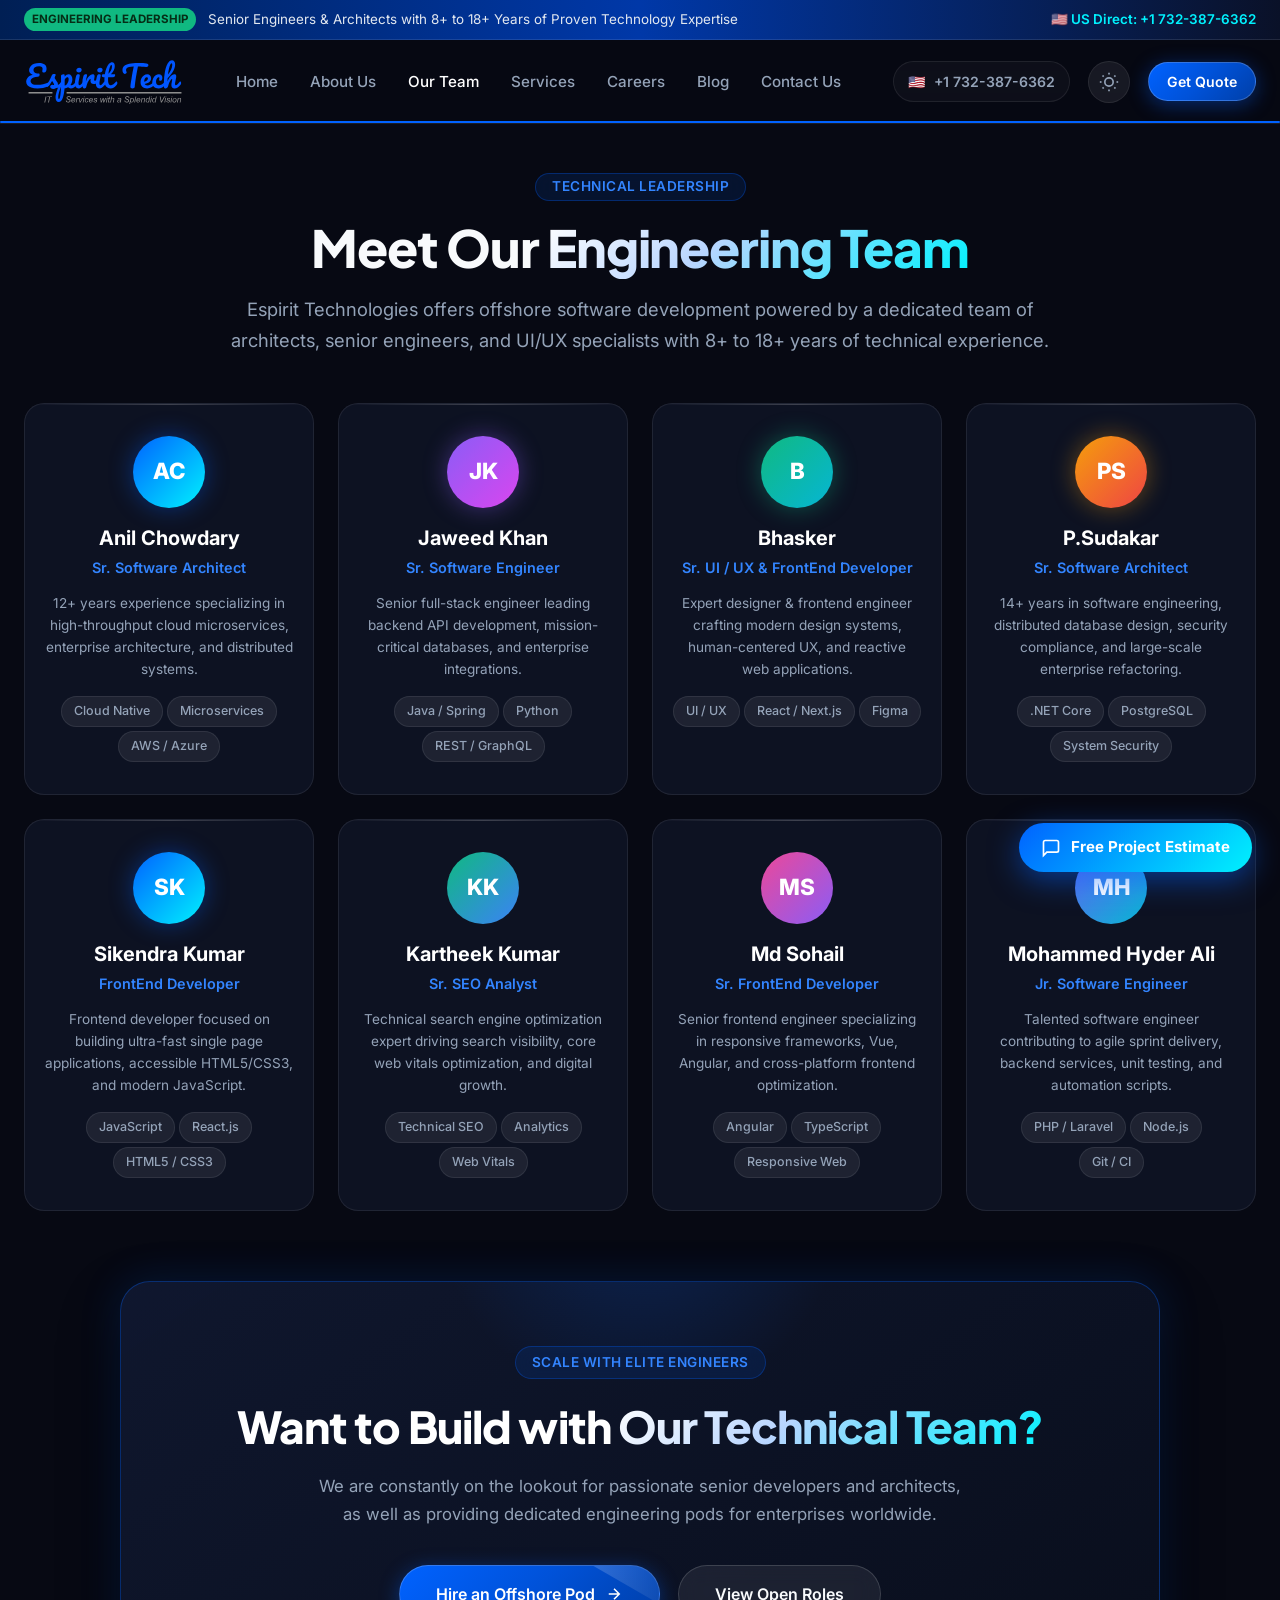
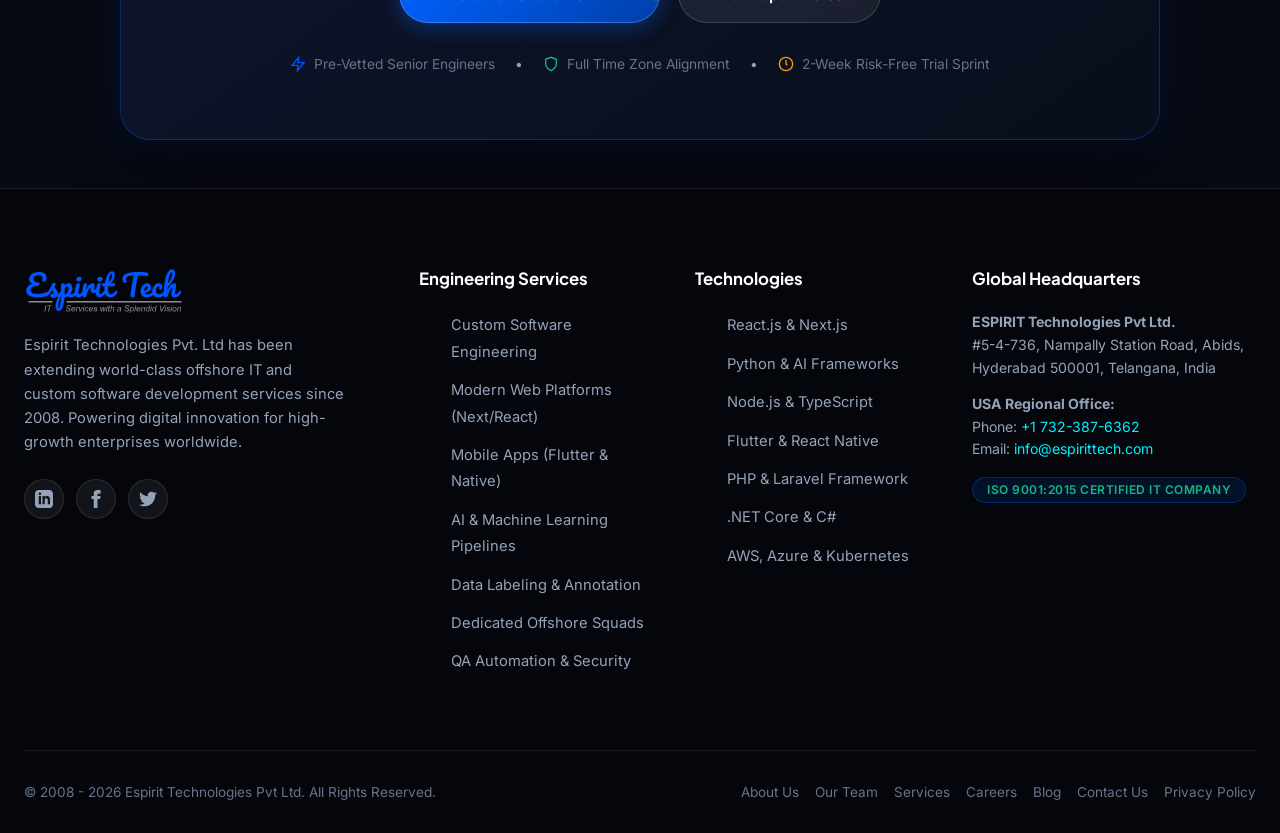
<file: our-team.html>
<!DOCTYPE html>
<html lang="en" data-theme="dark">
<head>
  <meta charset="UTF-8">
  <meta name="viewport" content="width=device-width, initial-scale=1.0">
  <title>Our Team & Technical Leadership | Espirit Technologies Pvt Ltd</title>
  <meta name="description" content="Meet Espirit Technologies' engineering leadership. Our senior software architects, UI/UX designers & engineers bring 8+ to 18+ years of proven technical expertise.">
  <meta name="keywords" content="software engineering team, software architects hyderabad, offshore developers team, UI UX designers, full stack engineers, Anil Chowdary, Espirit Technologies team">
  <meta name="robots" content="index, follow, max-snippet:-1, max-image-preview:large, max-video-preview:-1">
  <link rel="canonical" href="https://espirittech.com/our-team.html">

  <!-- Open Graph / Facebook -->
  <meta property="og:type" content="website">
  <meta property="og:site_name" content="Espirit Technologies">
  <meta property="og:url" content="https://espirittech.com/our-team.html">
  <meta property="og:title" content="Our Team & Technical Leadership | Espirit Technologies Pvt Ltd">
  <meta property="og:description" content="Meet Espirit Technologies' engineering leadership. Our senior software architects, UI/UX designers & engineers bring 8+ to 18+ years of proven technical expertise.">
  <meta property="og:image" content="https://espirittech.com/espirit-logo.svg">
  <meta property="og:locale" content="en_US">

  <!-- Twitter Cards -->
  <meta name="twitter:card" content="summary_large_image">
  <meta name="twitter:site" content="@espirittech">
  <meta name="twitter:url" content="https://espirittech.com/our-team.html">
  <meta name="twitter:title" content="Our Team & Technical Leadership | Espirit Technologies Pvt Ltd">
  <meta name="twitter:description" content="Meet Espirit Technologies' engineering leadership. Our senior software architects, UI/UX designers & engineers bring 8+ to 18+ years of proven technical expertise.">
  <meta name="twitter:image" content="https://espirittech.com/espirit-logo.svg">

  <!-- Schema.org Structured Data (JSON-LD) -->
  <script type="application/ld+json">
{
  "@context": "https://schema.org",
  "@graph": [
    {
      "@context": "https://schema.org",
      "@type": "AboutPage",
      "name": "Espirit Technologies Engineering Team",
      "url": "https://espirittech.com/our-team.html",
      "mainEntity": {
        "@type": "ItemList",
        "name": "Engineering Leadership",
        "itemListElement": [
          {
            "@type": "Person",
            "name": "Anil Chowdary",
            "jobTitle": "Sr. Software Architect"
          },
          {
            "@type": "Person",
            "name": "Jaweed Khan",
            "jobTitle": "Sr. Software Engineer"
          },
          {
            "@type": "Person",
            "name": "Bhasker",
            "jobTitle": "Sr. UI / UX & FrontEnd Developer"
          },
          {
            "@type": "Person",
            "name": "P.Sudakar",
            "jobTitle": "Sr. Software Architect"
          },
          {
            "@type": "Person",
            "name": "Sikendra Kumar",
            "jobTitle": "FrontEnd Developer"
          },
          {
            "@type": "Person",
            "name": "Kartheek Kumar",
            "jobTitle": "Sr. SEO Analyst"
          },
          {
            "@type": "Person",
            "name": "Md Sohail",
            "jobTitle": "Sr. FrontEnd Developer"
          },
          {
            "@type": "Person",
            "name": "Mohammed Hyder Ali",
            "jobTitle": "Jr. Software Engineer"
          }
        ]
      }
    },
    {
      "@context": "https://schema.org",
      "@type": "BreadcrumbList",
      "itemListElement": [
        {
          "@type": "ListItem",
          "position": 1,
          "name": "Home",
          "item": "https://espirittech.com/"
        },
        {
          "@type": "ListItem",
          "position": 2,
          "name": "Our Team",
          "item": "https://espirittech.com/our-team.html"
        }
      ]
    }
  ]
}
  </script>
  <link rel="icon" type="image/svg+xml" href="espirit-logo.svg">
  <link rel="preconnect" href="https://fonts.googleapis.com">
  <link rel="preconnect" href="https://fonts.gstatic.com" crossorigin>
  <link href="https://fonts.googleapis.com/css2?family=Inter:wght@300;400;500;600;700&family=Plus+Jakarta+Sans:wght@400;500;600;700;800&family=JetBrains+Mono:wght@400;500&display=swap" rel="stylesheet">
  <link rel="stylesheet" href="assets/css/bootstrap.min.css">
  <link rel="stylesheet" href="assets/css/styles.css">
</head>
<body>

  <!-- Top Announcement Bar -->
  <aside class="announcement-bar">
    <div class="container announcement-content">
      <div class="announcement-left">
        <span class="announcement-tag">Engineering Leadership</span>
        <span>Senior Engineers & Architects with 8+ to 18+ Years of Proven Technology Expertise</span>
      </div>
      <div class="announcement-right">
        <a href="tel:+17323876362" class="announcement-link">
          🇺🇸 US Direct: +1 732-387-6362
        </a>
      </div>
    </div>
  </aside>

  <!-- Navbar -->
  <header class="navbar-wrapper">
    <div class="container nav-container">
      <a href="index.html" class="nav-logo">
        <img src="espirit-logo.svg" alt="Espirit Technologies" class="nav-logo-svg">
      </a>
      <nav class="nav-links">
        <a href="index.html" class="nav-link">Home</a>
        <a href="about.html" class="nav-link">About Us</a>
        <a href="our-team.html" class="nav-link active">Our Team</a>
        <a href="services.html" class="nav-link">Services</a>
        <a href="careers.html" class="nav-link">Careers</a>
        <a href="blog.html" class="nav-link">Blog</a>
        <a href="contact.html" class="nav-link">Contact Us</a>
      </nav>
      <div class="nav-actions">
        <a href="tel:+17323876362" class="phone-badge">
          <span>🇺🇸</span>
          <span>+1 732-387-6362</span>
        </a>
        <button id="theme-toggle-btn" class="theme-toggle" aria-label="Toggle Theme">
          <span id="theme-icon">
            <svg width="20" height="20" fill="none" stroke="currentColor" stroke-width="2" viewBox="0 0 24 24"><circle cx="12" cy="12" r="5"></circle><line x1="12" y1="1" x2="12" y2="3"></line><line x1="12" y1="21" x2="12" y2="23"></line><line x1="4.22" y1="4.22" x2="5.64" y2="5.64"></line><line x1="18.36" y1="18.36" x2="19.78" y2="19.78"></line><line x1="1" y1="12" x2="3" y2="12"></line><line x1="21" y1="12" x2="23" y2="12"></line><line x1="4.22" y1="19.78" x2="5.64" y2="18.36"></line><line x1="18.36" y1="5.64" x2="19.78" y2="4.22"></line></svg>
          </span>
        </button>
        <a href="get-quote.html" class="btn btn-primary btn-sm">
          <span>Get Quote</span>
        </a>
        <button class="mobile-menu-btn" aria-label="Open Mobile Menu">
          <svg width="28" height="28" fill="none" stroke="currentColor" stroke-width="2" viewBox="0 0 24 24"><line x1="3" y1="12" x2="21" y2="12"></line><line x1="3" y1="6" x2="21" y2="6"></line><line x1="3" y1="18" x2="21" y2="18"></line></svg>
        </button>
      </div>
    </div>
  </header>

  <!-- Mobile Drawer -->
  <div class="mobile-nav-drawer">
    <div>
      <div class="d-flex align-items-center justify-content-between">
        <img src="espirit-logo.svg" alt="Espirit Technologies" class="navbar-logo-img">
        <button class="modal-close-btn mobile-drawer-close" aria-label="Close Mobile Menu">✕</button>
      </div>
      <div class="mobile-drawer-links">
        <a href="index.html" class="mobile-drawer-link">Home</a>
        <a href="about.html" class="mobile-drawer-link">About Us</a>
        <a href="our-team.html" class="mobile-drawer-link active">Our Team</a>
        <a href="services.html" class="mobile-drawer-link">Services</a>
        <a href="careers.html" class="mobile-drawer-link">Careers</a>
        <a href="blog.html" class="mobile-drawer-link">Blog</a>
        <a href="contact.html" class="mobile-drawer-link">Contact Us</a>
        <a href="get-quote.html" class="mobile-drawer-link">Get Quote</a>
        <a href="privacy-policy.html" class="mobile-drawer-link">Privacy Policy</a>
      </div>
    </div>
    <div>
      <a href="tel:+17323876362" class="d-block mb-3 text-primary-light fw-semibold">
        📞 +1 732-387-6362
      </a>
      <a href="get-quote.html" class="btn btn-primary w-100 text-center">
        Request Consultation
      </a>
    </div>
  </div>

  <!-- Page Header -->
  <section class="section py-5">
    <div class="container">
      <div class="section-header reveal">
        <span class="badge">Technical Leadership</span>
        <h1>Meet Our <span class="text-gradient">Engineering Team</span></h1>
        <p class="section-subtitle">
          Espirit Technologies offers offshore software development powered by a dedicated team of architects, senior engineers, and UI/UX specialists with 8+ to 18+ years of technical experience.
        </p>
      </div>

      <!-- Team Grid -->
      <div class="team-grid reveal">
        
        <!-- Member 1 -->
        <div class="glass-card team-card-inner">
          <div class="team-avatar team-avatar-blue">
            AC
          </div>
          <h4 class="team-member-name">Anil Chowdary</h4>
          <div class="team-member-role">Sr. Software Architect</div>
          <p class="team-member-desc">
            12+ years experience specializing in high-throughput cloud microservices, enterprise architecture, and distributed systems.
          </p>
          <div class="d-flex justify-content-center flex-wrap gap-1">
            <span class="service-tag">Cloud Native</span>
            <span class="service-tag">Microservices</span>
            <span class="service-tag">AWS / Azure</span>
          </div>
        </div>

        <!-- Member 2 -->
        <div class="glass-card team-card-inner">
          <div class="team-avatar team-avatar-purple">
            JK
          </div>
          <h4 class="team-member-name">Jaweed Khan</h4>
          <div class="team-member-role">Sr. Software Engineer</div>
          <p class="team-member-desc">
            Senior full-stack engineer leading backend API development, mission-critical databases, and enterprise integrations.
          </p>
          <div class="d-flex justify-content-center flex-wrap gap-1">
            <span class="service-tag">Java / Spring</span>
            <span class="service-tag">Python</span>
            <span class="service-tag">REST / GraphQL</span>
          </div>
        </div>

        <!-- Member 3 -->
        <div class="glass-card team-card-inner">
          <div class="team-avatar team-avatar-emerald">
            B
          </div>
          <h4 class="team-member-name">Bhasker</h4>
          <div class="team-member-role">Sr. UI / UX & FrontEnd Developer</div>
          <p class="team-member-desc">
            Expert designer & frontend engineer crafting modern design systems, human-centered UX, and reactive web applications.
          </p>
          <div class="d-flex justify-content-center flex-wrap gap-1">
            <span class="service-tag">UI / UX</span>
            <span class="service-tag">React / Next.js</span>
            <span class="service-tag">Figma</span>
          </div>
        </div>

        <!-- Member 4 -->
        <div class="glass-card team-card-inner">
          <div class="team-avatar team-avatar-amber">
            PS
          </div>
          <h4 class="team-member-name">P.Sudakar</h4>
          <div class="team-member-role">Sr. Software Architect</div>
          <p class="team-member-desc">
            14+ years in software engineering, distributed database design, security compliance, and large-scale enterprise refactoring.
          </p>
          <div class="d-flex justify-content-center flex-wrap gap-1">
            <span class="service-tag">.NET Core</span>
            <span class="service-tag">PostgreSQL</span>
            <span class="service-tag">System Security</span>
          </div>
        </div>

        <!-- Member 5 -->
        <div class="glass-card team-card-inner">
          <div class="team-avatar team-avatar-blue">
            SK
          </div>
          <h4 class="team-member-name">Sikendra Kumar</h4>
          <div class="team-member-role">FrontEnd Developer</div>
          <p class="team-member-desc">
            Frontend developer focused on building ultra-fast single page applications, accessible HTML5/CSS3, and modern JavaScript.
          </p>
          <div class="d-flex justify-content-center flex-wrap gap-1">
            <span class="service-tag">JavaScript</span>
            <span class="service-tag">React.js</span>
            <span class="service-tag">HTML5 / CSS3</span>
          </div>
        </div>

        <!-- Member 6 -->
        <div class="glass-card team-card-inner">
          <div class="team-avatar team-avatar-green">
            KK
          </div>
          <h4 class="team-member-name">Kartheek Kumar</h4>
          <div class="team-member-role">Sr. SEO Analyst</div>
          <p class="team-member-desc">
            Technical search engine optimization expert driving search visibility, core web vitals optimization, and digital growth.
          </p>
          <div class="d-flex justify-content-center flex-wrap gap-1">
            <span class="service-tag">Technical SEO</span>
            <span class="service-tag">Analytics</span>
            <span class="service-tag">Web Vitals</span>
          </div>
        </div>

        <!-- Member 7 -->
        <div class="glass-card team-card-inner">
          <div class="team-avatar team-avatar-pink">
            MS
          </div>
          <h4 class="team-member-name">Md Sohail</h4>
          <div class="team-member-role">Sr. FrontEnd Developer</div>
          <p class="team-member-desc">
            Senior frontend engineer specializing in responsive frameworks, Vue, Angular, and cross-platform frontend optimization.
          </p>
          <div class="d-flex justify-content-center flex-wrap gap-1">
            <span class="service-tag">Angular</span>
            <span class="service-tag">TypeScript</span>
            <span class="service-tag">Responsive Web</span>
          </div>
        </div>

        <!-- Member 8 -->
        <div class="glass-card team-card-inner">
          <div class="team-avatar team-avatar-indigo">
            MH
          </div>
          <h4 class="team-member-name">Mohammed Hyder Ali</h4>
          <div class="team-member-role">Jr. Software Engineer</div>
          <p class="team-member-desc">
            Talented software engineer contributing to agile sprint delivery, backend services, unit testing, and automation scripts.
          </p>
          <div class="d-flex justify-content-center flex-wrap gap-1">
            <span class="service-tag">PHP / Laravel</span>
            <span class="service-tag">Node.js</span>
            <span class="service-tag">Git / CI</span>
          </div>
        </div>

      </div>

      <!-- Join our team CTA card -->
      <div class="cta-banner reveal mt-3">
        <span class="badge">Scale With Elite Engineers</span>
        <h2>Want to Build with <span class="text-gradient">Our Technical Team?</span></h2>
        <p>
          We are constantly on the lookout for passionate senior developers and architects, as well as providing dedicated engineering pods for enterprises worldwide.
        </p>
        <div class="cta-actions">
          <a href="get-quote.html" class="btn btn-primary btn-lg">
            <span>Hire an Offshore Pod</span>
            <svg width="18" height="18" fill="none" stroke="currentColor" stroke-width="2" viewBox="0 0 24 24">
              <path d="M5 12h14M12 5l7 7-7 7" />
            </svg>
          </a>
          <a href="careers.html" class="btn btn-secondary btn-lg">
            <span>View Open Roles</span>
          </a>
        </div>
        <div class="cta-guarantee">
          <span class="cta-guarantee-item">
            <svg width="16" height="16" fill="none" stroke="#0055ff" stroke-width="2" viewBox="0 0 24 24"><polygon points="13 2 3 14 12 14 11 22 21 10 12 10 13 2"></polygon></svg>
            Pre-Vetted Senior Engineers
          </span>
          <span class="cta-guarantee-separator">•</span>
          <span class="cta-guarantee-item">
            <svg width="16" height="16" fill="none" stroke="#10b981" stroke-width="2" viewBox="0 0 24 24"><path d="M12 22s8-4 8-10V5l-8-3-8 3v7c0 6 8 10 8 10z"></path></svg>
            Full Time Zone Alignment
          </span>
          <span class="cta-guarantee-separator">•</span>
          <span class="cta-guarantee-item">
            <svg width="16" height="16" fill="none" stroke="#f59e0b" stroke-width="2" viewBox="0 0 24 24"><circle cx="12" cy="12" r="10"></circle><polyline points="12 6 12 12 14 14"></polyline></svg>
            2-Week Risk-Free Trial Sprint
          </span>
        </div>
      </div>
    </div>
  </section>

  <!-- ==========================================================================
       ENTERPRISE FOOTER
       ========================================================================== -->
  <footer class="site-footer">
    <div class="container">
      <div class="footer-top">
        <!-- Brand Col -->
        <div class="footer-brand">
          <img src="espirit-logo.svg" alt="Espirit Technologies" class="footer-logo-img">
          <p>
            Espirit Technologies Pvt. Ltd has been extending world-class offshore IT and custom software development
            services since 2008. Powering digital innovation for high-growth enterprises worldwide.
          </p>
          <div class="social-links">
            <a href="https://in.linkedin.com/company/espirit-technologies-private-limited" target="_blank"
              rel="noopener noreferrer" class="social-btn" aria-label="LinkedIn">
              <svg width="18" height="18" fill="currentColor" viewBox="0 0 24 24">
                <path
                  d="M19 0h-14c-2.761 0-5 2.239-5 5v14c0 2.761 2.239 5 5 5h14c2.762 0 5-2.239 5-5v-14c0-2.761-2.238-5-5-5zm-11 19h-3v-11h3v11zm-1.5-12.268c-.966 0-1.75-.79-1.75-1.764s.784-1.764 1.75-1.764 1.75.79 1.75 1.764-.783 1.764-1.75 1.764zm13.5 12.268h-3v-5.604c0-3.368-4-3.113-4 0v5.604h-3v-11h3v1.765c1.396-2.586 7-2.777 7 2.476v6.759z" />
              </svg>
            </a>
            <a href="https://www.facebook.com/EspiritTechnologies/" target="_blank" rel="noopener noreferrer"
              class="social-btn" aria-label="Facebook">
              <svg width="18" height="18" fill="currentColor" viewBox="0 0 24 24">
                <path
                  d="M9 8h-3v4h3v12h5v-12h3.642l.358-4h-4v-1.667c0-.955.192-1.333 1.115-1.333h2.885v-5h-3.808c-3.596 0-5.192 1.583-5.192 4.615v3.385z" />
              </svg>
            </a>
            <a href="https://twitter.com/" target="_blank" rel="noopener noreferrer" class="social-btn"
              aria-label="Twitter">
              <svg width="18" height="18" fill="currentColor" viewBox="0 0 24 24">
                <path
                  d="M24 4.557c-.883.392-1.832.656-2.828.775 1.017-.609 1.798-1.574 2.165-2.724-.951.564-2.005.974-3.127 1.195-.897-.957-2.178-1.555-3.594-1.555-3.179 0-5.515 2.966-4.797 6.045-4.091-.205-7.719-2.165-10.148-5.144-1.29 2.213-.669 5.108 1.523 6.574-.806-.026-1.566-.247-2.229-.616-.054 2.281 1.581 4.415 3.949 4.89-.693.188-1.452.232-2.224.084.626 1.956 2.444 3.379 4.6 3.419-2.07 1.623-4.678 2.348-7.29 2.04 2.179 1.397 4.768 2.212 7.548 2.212 9.142 0 14.307-7.721 13.995-14.646.962-.695 1.797-1.562 2.457-2.549z" />
              </svg>
            </a>
          </div>
        </div>

        <!-- Col 2: Services -->
        <div class="footer-col">
          <h4>Engineering Services</h4>
          <ul class="footer-links-list">
            <li><a href="services.html#custom-software">Custom Software Engineering</a></li>
            <li><a href="services.html#web-apps">Modern Web Platforms (Next/React)</a></li>
            <li><a href="services.html#mobile-apps">Mobile Apps (Flutter & Native)</a></li>
            <li><a href="services.html#ai-data">AI & Machine Learning Pipelines</a></li>
            <li><a href="services.html#ai-data">Data Labeling & Annotation</a></li>
            <li><a href="services.html#it-staffing">Dedicated Offshore Squads</a></li>
            <li><a href="services.html#qa-testing">QA Automation & Security</a></li>
          </ul>
        </div>

        <!-- Col 3: Technologies -->
        <div class="footer-col">
          <h4>Technologies</h4>
          <ul class="footer-links-list">
            <li><a href="index.html#technologies">React.js & Next.js</a></li>
            <li><a href="index.html#technologies">Python & AI Frameworks</a></li>
            <li><a href="index.html#technologies">Node.js & TypeScript</a></li>
            <li><a href="index.html#technologies">Flutter & React Native</a></li>
            <li><a href="index.html#technologies">PHP & Laravel Framework</a></li>
            <li><a href="index.html#technologies">.NET Core & C#</a></li>
            <li><a href="index.html#technologies">AWS, Azure & Kubernetes</a></li>
          </ul>
        </div>

        <!-- Col 4: Corporate & HQ -->
        <div class="footer-col">
          <h4>Global Headquarters</h4>
          <p class="footer-hq-text">
            <strong>ESPIRIT Technologies Pvt Ltd.</strong><br>
            #5-4-736, Nampally Station Road, Abids, Hyderabad 500001, Telangana, India
          </p>
          <p class="footer-hq-text">
            <strong>USA Regional Office:</strong><br>
            Phone: <a href="tel:+17323876362" class="text-cyan">+1 732-387-6362</a><br>
            Email: <a href="mailto:info@espirittech.com" class="text-cyan">info@espirittech.com</a>
          </p>
          <div class="badge badge-iso">
            ISO 9001:2015 CERTIFIED IT COMPANY
          </div>
        </div>
      </div>

      <div class="footer-bottom">
        <div>
          © 2008 - 2026 Espirit Technologies Pvt Ltd. All Rights Reserved.
        </div>
        <div class="d-flex gap-3 flex-wrap">
          <a href="about.html">About Us</a>
          <a href="our-team.html">Our Team</a>
          <a href="services.html">Services</a>
          <a href="careers.html">Careers</a>
          <a href="blog.html">Blog</a>
          <a href="contact.html">Contact Us</a>
          <a href="privacy-policy.html">Privacy Policy</a>
        </div>
      </div>
    </div>
  </footer>

  <!-- Floating Action Quick Contact Pill -->
  <div class="floating-contact-pill" data-open-modal="quote-modal" title="Request Quick Quote">
    <svg width="20" height="20" fill="none" stroke="currentColor" stroke-width="2" viewBox="0 0 24 24">
      <path d="M21 15a2 2 0 0 1-2 2H7l-4 4V5a2 2 0 0 1 2-2h14a2 2 0 0 1 2 2z" />
    </svg>
    <span>Free Project Estimate</span>
  </div>

  <script src="assets/js/bootstrap.bundle.min.js"></script>
  <script src="assets/js/main.js"></script>
</body>
</html>
</file>
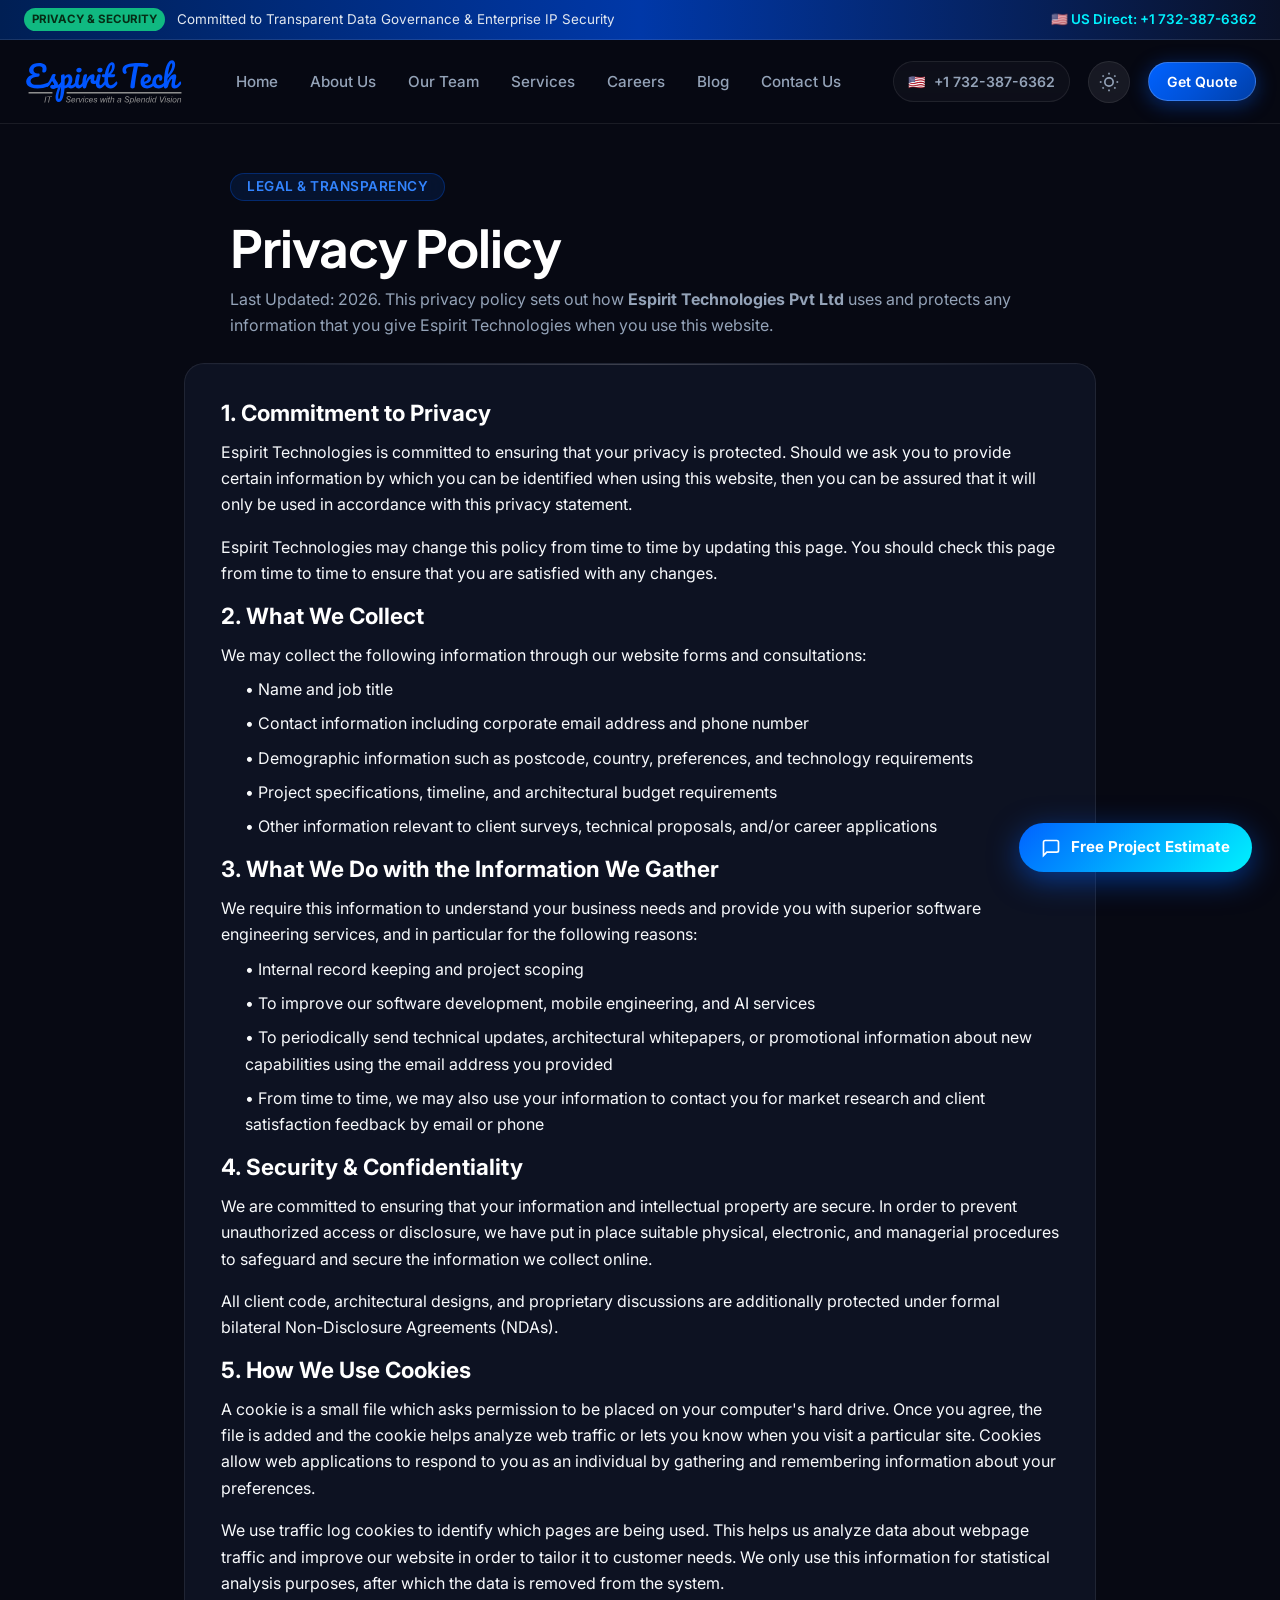
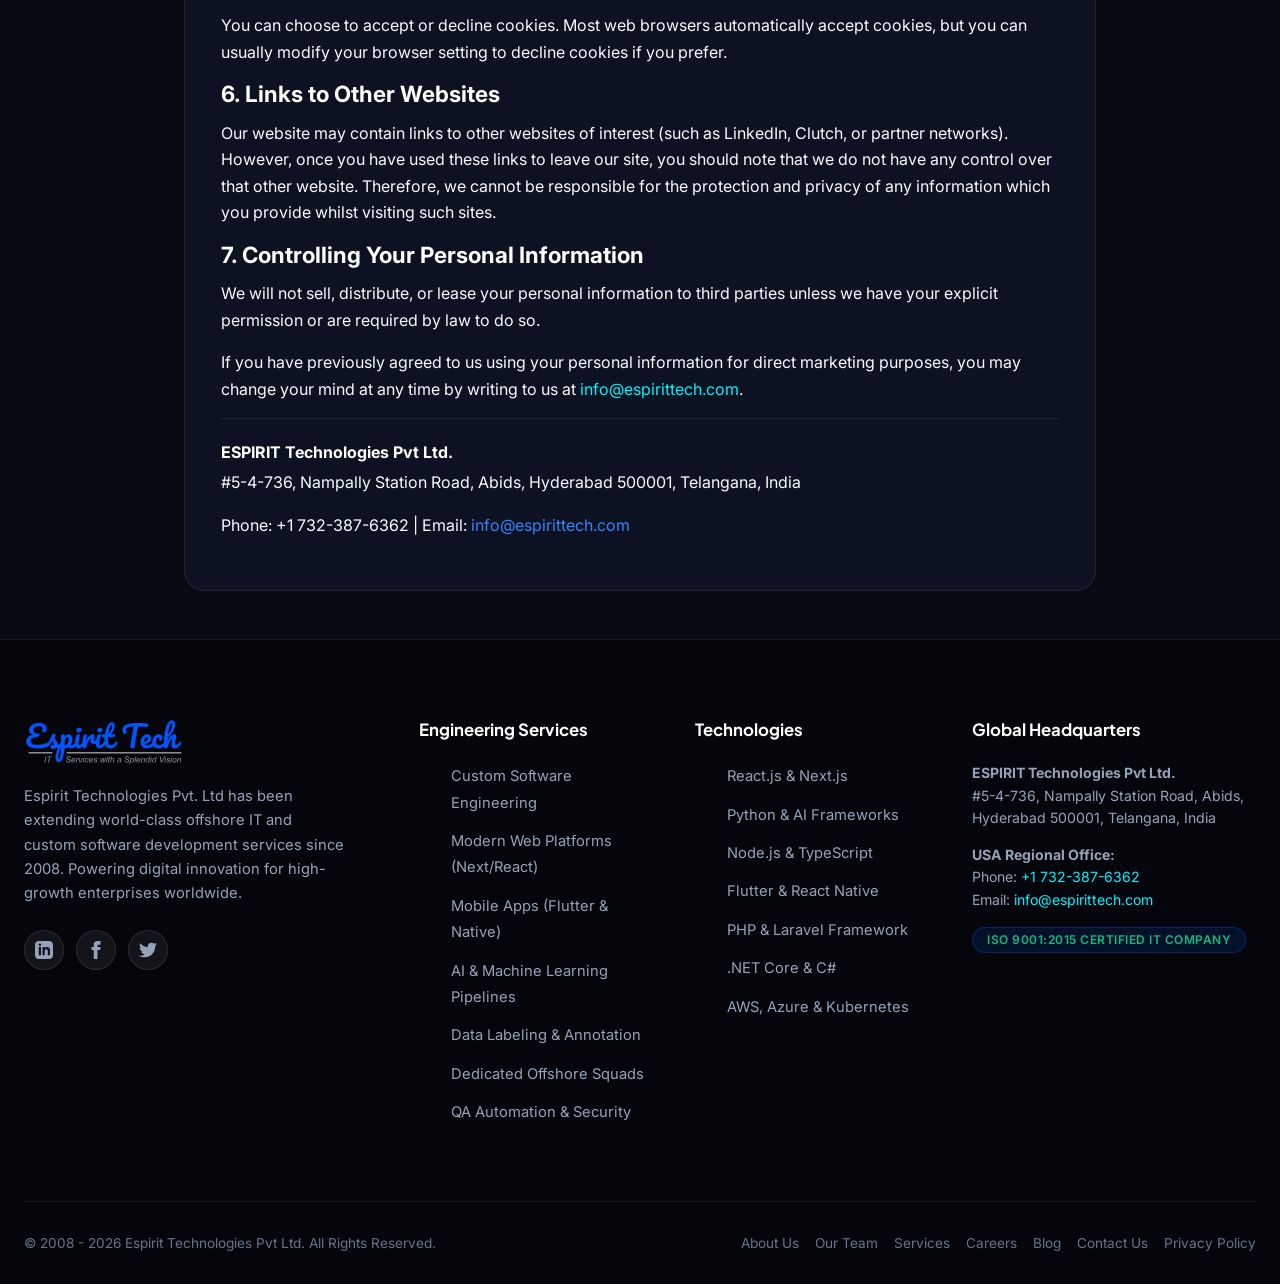
<file: privacy-policy.html>
<!DOCTYPE html>
<html lang="en" data-theme="dark">
<head>
  <meta charset="UTF-8">
  <meta name="viewport" content="width=device-width, initial-scale=1.0">
  <title>Privacy Policy | Espirit Technologies Pvt Ltd</title>
  <meta name="description" content="Read the Espirit Technologies Privacy Policy. Learn how we protect personal information, maintain NDA confidentiality, and handle cookies across our website.">
  <meta name="keywords" content="espirit technologies privacy policy, NDA data security, cookie policy, client IP protection, data governance">
  <meta name="robots" content="index, follow, max-snippet:-1, max-image-preview:large, max-video-preview:-1">
  <link rel="canonical" href="https://espirittech.com/privacy-policy.html">

  <!-- Open Graph / Facebook -->
  <meta property="og:type" content="website">
  <meta property="og:site_name" content="Espirit Technologies">
  <meta property="og:url" content="https://espirittech.com/privacy-policy.html">
  <meta property="og:title" content="Privacy Policy | Espirit Technologies Pvt Ltd">
  <meta property="og:description" content="Read the Espirit Technologies Privacy Policy. Learn how we protect personal information, maintain NDA confidentiality, and handle cookies across our website.">
  <meta property="og:image" content="https://espirittech.com/espirit-logo.svg">
  <meta property="og:locale" content="en_US">

  <!-- Twitter Cards -->
  <meta name="twitter:card" content="summary_large_image">
  <meta name="twitter:site" content="@espirittech">
  <meta name="twitter:url" content="https://espirittech.com/privacy-policy.html">
  <meta name="twitter:title" content="Privacy Policy | Espirit Technologies Pvt Ltd">
  <meta name="twitter:description" content="Read the Espirit Technologies Privacy Policy. Learn how we protect personal information, maintain NDA confidentiality, and handle cookies across our website.">
  <meta name="twitter:image" content="https://espirittech.com/espirit-logo.svg">

  <!-- Schema.org Structured Data (JSON-LD) -->
  <script type="application/ld+json">
{
  "@context": "https://schema.org",
  "@graph": [
    {
      "@context": "https://schema.org",
      "@type": "WebPage",
      "name": "Privacy Policy - Espirit Technologies",
      "url": "https://espirittech.com/privacy-policy.html"
    },
    {
      "@context": "https://schema.org",
      "@type": "BreadcrumbList",
      "itemListElement": [
        {
          "@type": "ListItem",
          "position": 1,
          "name": "Home",
          "item": "https://espirittech.com/"
        },
        {
          "@type": "ListItem",
          "position": 2,
          "name": "Privacy Policy",
          "item": "https://espirittech.com/privacy-policy.html"
        }
      ]
    }
  ]
}
  </script>
  <link rel="icon" type="image/svg+xml" href="espirit-logo.svg">
  <link rel="preconnect" href="https://fonts.googleapis.com">
  <link rel="preconnect" href="https://fonts.gstatic.com" crossorigin>
  <link href="https://fonts.googleapis.com/css2?family=Inter:wght@300;400;500;600;700&family=Plus+Jakarta+Sans:wght@400;500;600;700;800&family=JetBrains+Mono:wght@400;500&display=swap" rel="stylesheet">
  <link rel="stylesheet" href="assets/css/bootstrap.min.css">
  <link rel="stylesheet" href="assets/css/styles.css">
</head>
<body>

  <!-- Top Announcement Bar -->
  <aside class="announcement-bar">
    <div class="container announcement-content">
      <div class="announcement-left">
        <span class="announcement-tag">Privacy & Security</span>
        <span>Committed to Transparent Data Governance & Enterprise IP Security</span>
      </div>
      <div class="announcement-right">
        <a href="tel:+17323876362" class="announcement-link">
          🇺🇸 US Direct: +1 732-387-6362
        </a>
      </div>
    </div>
  </aside>

  <!-- Navbar -->
  <header class="navbar-wrapper">
    <div class="container nav-container">
      <a href="index.html" class="nav-logo">
        <img src="espirit-logo.svg" alt="Espirit Technologies" class="nav-logo-svg">
      </a>
      <nav class="nav-links">
        <a href="index.html" class="nav-link">Home</a>
        <a href="about.html" class="nav-link">About Us</a>
        <a href="our-team.html" class="nav-link">Our Team</a>
        <a href="services.html" class="nav-link">Services</a>
        <a href="careers.html" class="nav-link">Careers</a>
        <a href="blog.html" class="nav-link">Blog</a>
        <a href="contact.html" class="nav-link">Contact Us</a>
      </nav>
      <div class="nav-actions">
        <a href="tel:+17323876362" class="phone-badge">
          <span>🇺🇸</span>
          <span>+1 732-387-6362</span>
        </a>
        <button id="theme-toggle-btn" class="theme-toggle" aria-label="Toggle Theme">
          <span id="theme-icon">
            <svg width="20" height="20" fill="none" stroke="currentColor" stroke-width="2" viewBox="0 0 24 24"><circle cx="12" cy="12" r="5"></circle><line x1="12" y1="1" x2="12" y2="3"></line><line x1="12" y1="21" x2="12" y2="23"></line><line x1="4.22" y1="4.22" x2="5.64" y2="5.64"></line><line x1="18.36" y1="18.36" x2="19.78" y2="19.78"></line><line x1="1" y1="12" x2="3" y2="12"></line><line x1="21" y1="12" x2="23" y2="12"></line><line x1="4.22" y1="19.78" x2="5.64" y2="18.36"></line><line x1="18.36" y1="5.64" x2="19.78" y2="4.22"></line></svg>
          </span>
        </button>
        <a href="get-quote.html" class="btn btn-primary btn-sm">
          <span>Get Quote</span>
        </a>
        <button class="mobile-menu-btn" aria-label="Open Mobile Menu">
          <svg width="28" height="28" fill="none" stroke="currentColor" stroke-width="2" viewBox="0 0 24 24"><line x1="3" y1="12" x2="21" y2="12"></line><line x1="3" y1="6" x2="21" y2="6"></line><line x1="3" y1="18" x2="21" y2="18"></line></svg>
        </button>
      </div>
    </div>
  </header>

  <!-- Mobile Drawer -->
  <div class="mobile-nav-drawer">
    <div>
      <div class="d-flex align-items-center justify-content-between">
        <img src="espirit-logo.svg" alt="Espirit Technologies" class="navbar-logo-img">
        <button class="modal-close-btn mobile-drawer-close" aria-label="Close Mobile Menu">✕</button>
      </div>
      <div class="mobile-drawer-links">
        <a href="index.html" class="mobile-drawer-link">Home</a>
        <a href="about.html" class="mobile-drawer-link">About Us</a>
        <a href="our-team.html" class="mobile-drawer-link">Our Team</a>
        <a href="services.html" class="mobile-drawer-link">Services</a>
        <a href="careers.html" class="mobile-drawer-link">Careers</a>
        <a href="blog.html" class="mobile-drawer-link">Blog</a>
        <a href="contact.html" class="mobile-drawer-link">Contact Us</a>
        <a href="get-quote.html" class="mobile-drawer-link">Get Quote</a>
        <a href="privacy-policy.html" class="mobile-drawer-link active">Privacy Policy</a>
      </div>
    </div>
    <div>
      <a href="tel:+17323876362" class="d-block mb-3 text-primary-light fw-semibold">
        📞 +1 732-387-6362
      </a>
      <a href="get-quote.html" class="btn btn-primary w-100 text-center">
        Request Consultation
      </a>
    </div>
  </div>

  <!-- Privacy Policy Content -->
  <section class="section py-5">
    <div class="container privacy-container">
      <div class="section-header reveal text-start mb-4">
        <span class="badge">Legal & Transparency</span>
        <h1 class="display-6 text-highlight mt-3 fw-bold">Privacy Policy</h1>
        <p class="text-secondary-custom mt-2">
          Last Updated: 2026. This privacy policy sets out how <strong>Espirit Technologies Pvt Ltd</strong> uses and protects any information that you give Espirit Technologies when you use this website.
        </p>
      </div>

      <div class="glass-card reveal" class="glass-card reveal privacy-card">
        
        <div>
          <h3 class="privacy-clause-title">1. Commitment to Privacy</h3>
          <p>
            Espirit Technologies is committed to ensuring that your privacy is protected. Should we ask you to provide certain information by which you can be identified when using this website, then you can be assured that it will only be used in accordance with this privacy statement.
          </p>
          <p class="mt-2">
            Espirit Technologies may change this policy from time to time by updating this page. You should check this page from time to time to ensure that you are satisfied with any changes.
          </p>
        </div>

        <div>
          <h3 class="privacy-clause-title">2. What We Collect</h3>
          <p class="mb-2">We may collect the following information through our website forms and consultations:</p>
          <ul class="privacy-clause-list">
            <li>• Name and job title</li>
            <li>• Contact information including corporate email address and phone number</li>
            <li>• Demographic information such as postcode, country, preferences, and technology requirements</li>
            <li>• Project specifications, timeline, and architectural budget requirements</li>
            <li>• Other information relevant to client surveys, technical proposals, and/or career applications</li>
          </ul>
        </div>

        <div>
          <h3 class="privacy-clause-title">3. What We Do with the Information We Gather</h3>
          <p class="mb-2">We require this information to understand your business needs and provide you with superior software engineering services, and in particular for the following reasons:</p>
          <ul class="privacy-clause-list">
            <li>• Internal record keeping and project scoping</li>
            <li>• To improve our software development, mobile engineering, and AI services</li>
            <li>• To periodically send technical updates, architectural whitepapers, or promotional information about new capabilities using the email address you provided</li>
            <li>• From time to time, we may also use your information to contact you for market research and client satisfaction feedback by email or phone</li>
          </ul>
        </div>

        <div>
          <h3 class="privacy-clause-title">4. Security & Confidentiality</h3>
          <p>
            We are committed to ensuring that your information and intellectual property are secure. In order to prevent unauthorized access or disclosure, we have put in place suitable physical, electronic, and managerial procedures to safeguard and secure the information we collect online.
          </p>
          <p class="mt-2">
            All client code, architectural designs, and proprietary discussions are additionally protected under formal bilateral Non-Disclosure Agreements (NDAs).
          </p>
        </div>

        <div>
          <h3 class="privacy-clause-title">5. How We Use Cookies</h3>
          <p>
            A cookie is a small file which asks permission to be placed on your computer's hard drive. Once you agree, the file is added and the cookie helps analyze web traffic or lets you know when you visit a particular site. Cookies allow web applications to respond to you as an individual by gathering and remembering information about your preferences.
          </p>
          <p class="mt-2">
            We use traffic log cookies to identify which pages are being used. This helps us analyze data about webpage traffic and improve our website in order to tailor it to customer needs. We only use this information for statistical analysis purposes, after which the data is removed from the system.
          </p>
          <p class="mt-2">
            You can choose to accept or decline cookies. Most web browsers automatically accept cookies, but you can usually modify your browser setting to decline cookies if you prefer.
          </p>
        </div>

        <div>
          <h3 class="privacy-clause-title">6. Links to Other Websites</h3>
          <p>
            Our website may contain links to other websites of interest (such as LinkedIn, Clutch, or partner networks). However, once you have used these links to leave our site, you should note that we do not have any control over that other website. Therefore, we cannot be responsible for the protection and privacy of any information which you provide whilst visiting such sites.
          </p>
        </div>

        <div>
          <h3 class="privacy-clause-title">7. Controlling Your Personal Information</h3>
          <p>
            We will not sell, distribute, or lease your personal information to third parties unless we have your explicit permission or are required by law to do so.
          </p>
          <p class="mt-2">
            If you have previously agreed to us using your personal information for direct marketing purposes, you may change your mind at any time by writing to us at <a href="mailto:info@espirittech.com" class="text-cyan">info@espirittech.com</a>.
          </p>
        </div>

        <div class="privacy-contact-box">
          <strong class="d-block text-highlight mb-1 fw-bold">ESPIRIT Technologies Pvt Ltd.</strong>
          <p>#5-4-736, Nampally Station Road, Abids, Hyderabad 500001, Telangana, India</p>
          <p>Phone: +1 732-387-6362 | Email: <a href="mailto:info@espirittech.com" class="text-primary-light">info@espirittech.com</a></p>
        </div>

      </div>
    </div>
  </section>

  <!-- ==========================================================================
       ENTERPRISE FOOTER
       ========================================================================== -->
  <footer class="site-footer">
    <div class="container">
      <div class="footer-top">
        <!-- Brand Col -->
        <div class="footer-brand">
          <img src="espirit-logo.svg" alt="Espirit Technologies" class="footer-logo-img">
          <p>
            Espirit Technologies Pvt. Ltd has been extending world-class offshore IT and custom software development
            services since 2008. Powering digital innovation for high-growth enterprises worldwide.
          </p>
          <div class="social-links">
            <a href="https://in.linkedin.com/company/espirit-technologies-private-limited" target="_blank"
              rel="noopener noreferrer" class="social-btn" aria-label="LinkedIn">
              <svg width="18" height="18" fill="currentColor" viewBox="0 0 24 24">
                <path
                  d="M19 0h-14c-2.761 0-5 2.239-5 5v14c0 2.761 2.239 5 5 5h14c2.762 0 5-2.239 5-5v-14c0-2.761-2.238-5-5-5zm-11 19h-3v-11h3v11zm-1.5-12.268c-.966 0-1.75-.79-1.75-1.764s.784-1.764 1.75-1.764 1.75.79 1.75 1.764-.783 1.764-1.75 1.764zm13.5 12.268h-3v-5.604c0-3.368-4-3.113-4 0v5.604h-3v-11h3v1.765c1.396-2.586 7-2.777 7 2.476v6.759z" />
              </svg>
            </a>
            <a href="https://www.facebook.com/EspiritTechnologies/" target="_blank" rel="noopener noreferrer"
              class="social-btn" aria-label="Facebook">
              <svg width="18" height="18" fill="currentColor" viewBox="0 0 24 24">
                <path
                  d="M9 8h-3v4h3v12h5v-12h3.642l.358-4h-4v-1.667c0-.955.192-1.333 1.115-1.333h2.885v-5h-3.808c-3.596 0-5.192 1.583-5.192 4.615v3.385z" />
              </svg>
            </a>
            <a href="https://twitter.com/" target="_blank" rel="noopener noreferrer" class="social-btn"
              aria-label="Twitter">
              <svg width="18" height="18" fill="currentColor" viewBox="0 0 24 24">
                <path
                  d="M24 4.557c-.883.392-1.832.656-2.828.775 1.017-.609 1.798-1.574 2.165-2.724-.951.564-2.005.974-3.127 1.195-.897-.957-2.178-1.555-3.594-1.555-3.179 0-5.515 2.966-4.797 6.045-4.091-.205-7.719-2.165-10.148-5.144-1.29 2.213-.669 5.108 1.523 6.574-.806-.026-1.566-.247-2.229-.616-.054 2.281 1.581 4.415 3.949 4.89-.693.188-1.452.232-2.224.084.626 1.956 2.444 3.379 4.6 3.419-2.07 1.623-4.678 2.348-7.29 2.04 2.179 1.397 4.768 2.212 7.548 2.212 9.142 0 14.307-7.721 13.995-14.646.962-.695 1.797-1.562 2.457-2.549z" />
              </svg>
            </a>
          </div>
        </div>

        <!-- Col 2: Services -->
        <div class="footer-col">
          <h4>Engineering Services</h4>
          <ul class="footer-links-list">
            <li><a href="services.html#custom-software">Custom Software Engineering</a></li>
            <li><a href="services.html#web-apps">Modern Web Platforms (Next/React)</a></li>
            <li><a href="services.html#mobile-apps">Mobile Apps (Flutter & Native)</a></li>
            <li><a href="services.html#ai-data">AI & Machine Learning Pipelines</a></li>
            <li><a href="services.html#ai-data">Data Labeling & Annotation</a></li>
            <li><a href="services.html#it-staffing">Dedicated Offshore Squads</a></li>
            <li><a href="services.html#qa-testing">QA Automation & Security</a></li>
          </ul>
        </div>

        <!-- Col 3: Technologies -->
        <div class="footer-col">
          <h4>Technologies</h4>
          <ul class="footer-links-list">
            <li><a href="index.html#technologies">React.js & Next.js</a></li>
            <li><a href="index.html#technologies">Python & AI Frameworks</a></li>
            <li><a href="index.html#technologies">Node.js & TypeScript</a></li>
            <li><a href="index.html#technologies">Flutter & React Native</a></li>
            <li><a href="index.html#technologies">PHP & Laravel Framework</a></li>
            <li><a href="index.html#technologies">.NET Core & C#</a></li>
            <li><a href="index.html#technologies">AWS, Azure & Kubernetes</a></li>
          </ul>
        </div>

        <!-- Col 4: Corporate & HQ -->
        <div class="footer-col">
          <h4>Global Headquarters</h4>
          <p class="footer-hq-text">
            <strong>ESPIRIT Technologies Pvt Ltd.</strong><br>
            #5-4-736, Nampally Station Road, Abids, Hyderabad 500001, Telangana, India
          </p>
          <p class="footer-hq-text">
            <strong>USA Regional Office:</strong><br>
            Phone: <a href="tel:+17323876362" class="text-cyan">+1 732-387-6362</a><br>
            Email: <a href="mailto:info@espirittech.com" class="text-cyan">info@espirittech.com</a>
          </p>
          <div class="badge badge-iso">
            ISO 9001:2015 CERTIFIED IT COMPANY
          </div>
        </div>
      </div>

      <div class="footer-bottom">
        <div>
          © 2008 - 2026 Espirit Technologies Pvt Ltd. All Rights Reserved.
        </div>
        <div class="d-flex gap-3 flex-wrap">
          <a href="about.html">About Us</a>
          <a href="our-team.html">Our Team</a>
          <a href="services.html">Services</a>
          <a href="careers.html">Careers</a>
          <a href="blog.html">Blog</a>
          <a href="contact.html">Contact Us</a>
          <a href="privacy-policy.html">Privacy Policy</a>
        </div>
      </div>
    </div>
  </footer>

  <!-- Floating Action Quick Contact Pill -->
  <div class="floating-contact-pill" data-open-modal="quote-modal" title="Request Quick Quote">
    <svg width="20" height="20" fill="none" stroke="currentColor" stroke-width="2" viewBox="0 0 24 24">
      <path d="M21 15a2 2 0 0 1-2 2H7l-4 4V5a2 2 0 0 1 2-2h14a2 2 0 0 1 2 2z" />
    </svg>
    <span>Free Project Estimate</span>
  </div>

  <script src="assets/js/bootstrap.bundle.min.js"></script>
  <script src="assets/js/main.js"></script>
</body>
</html>
</file>
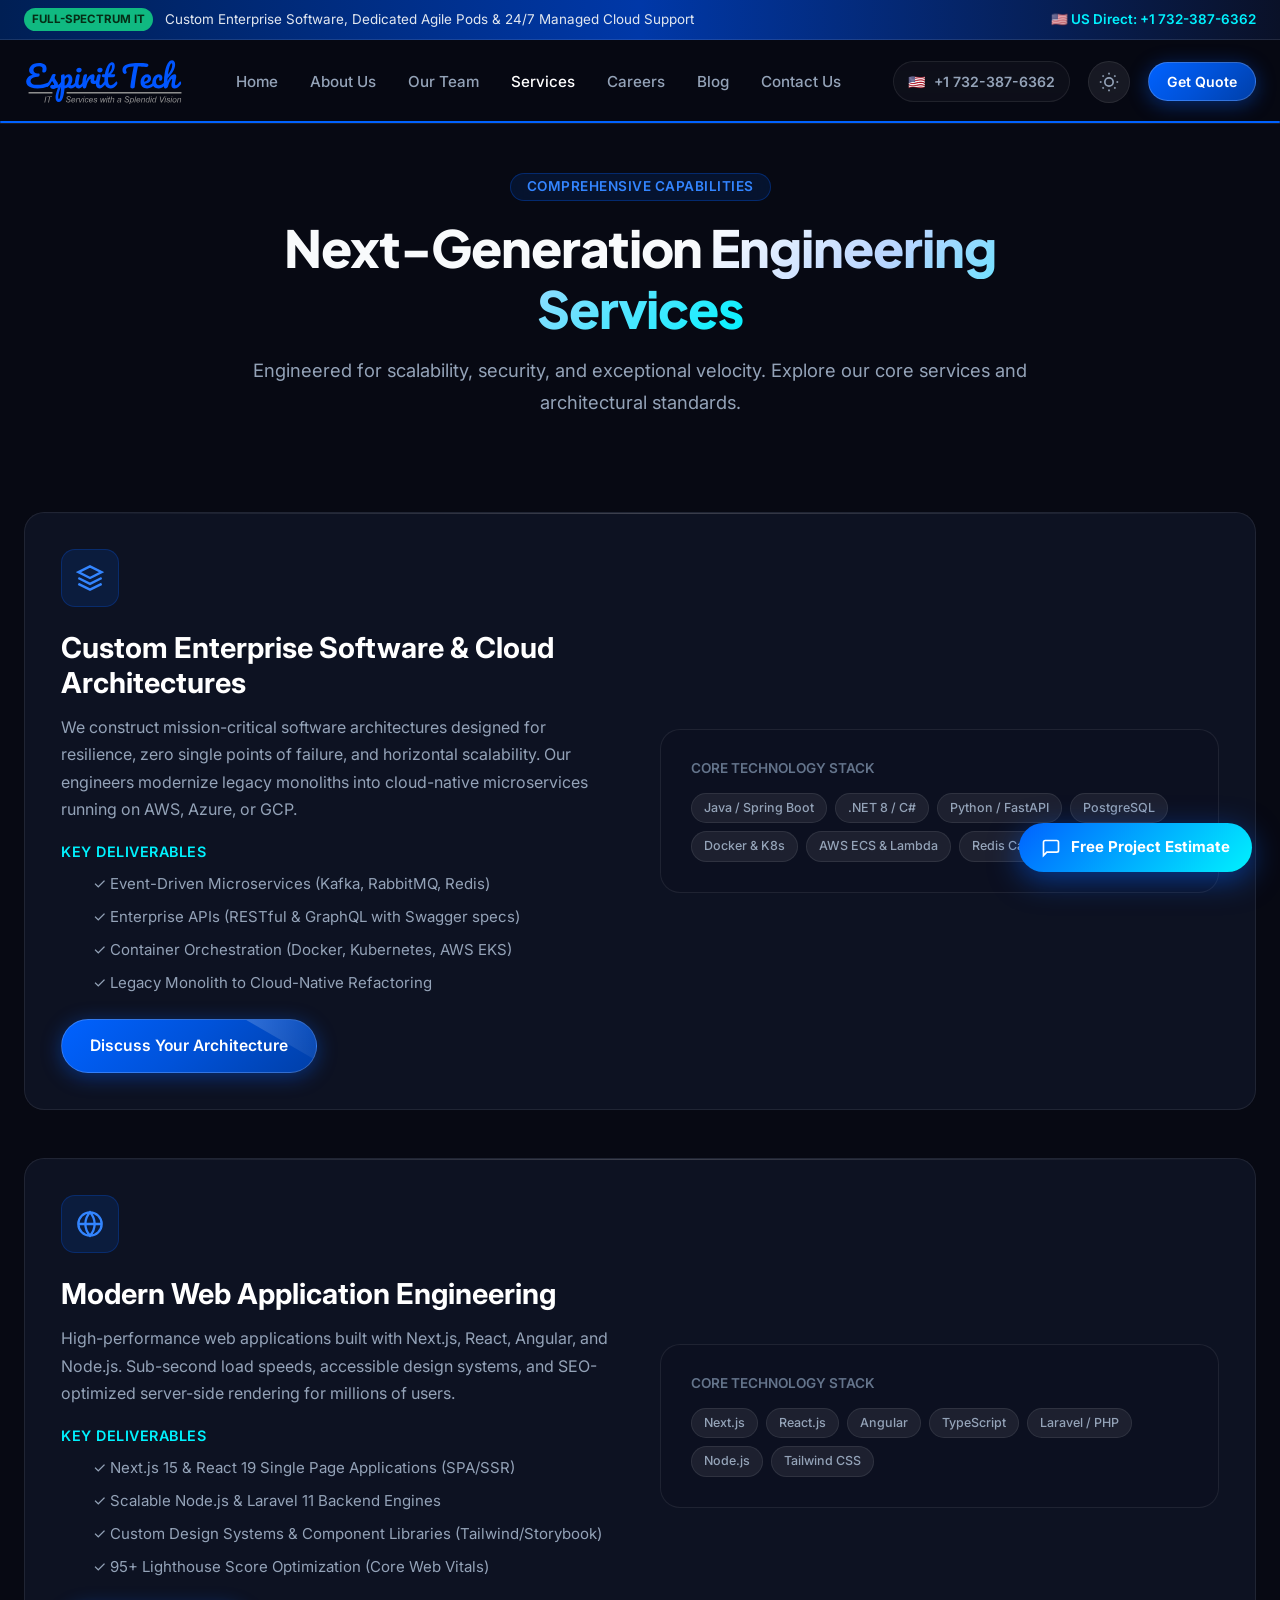
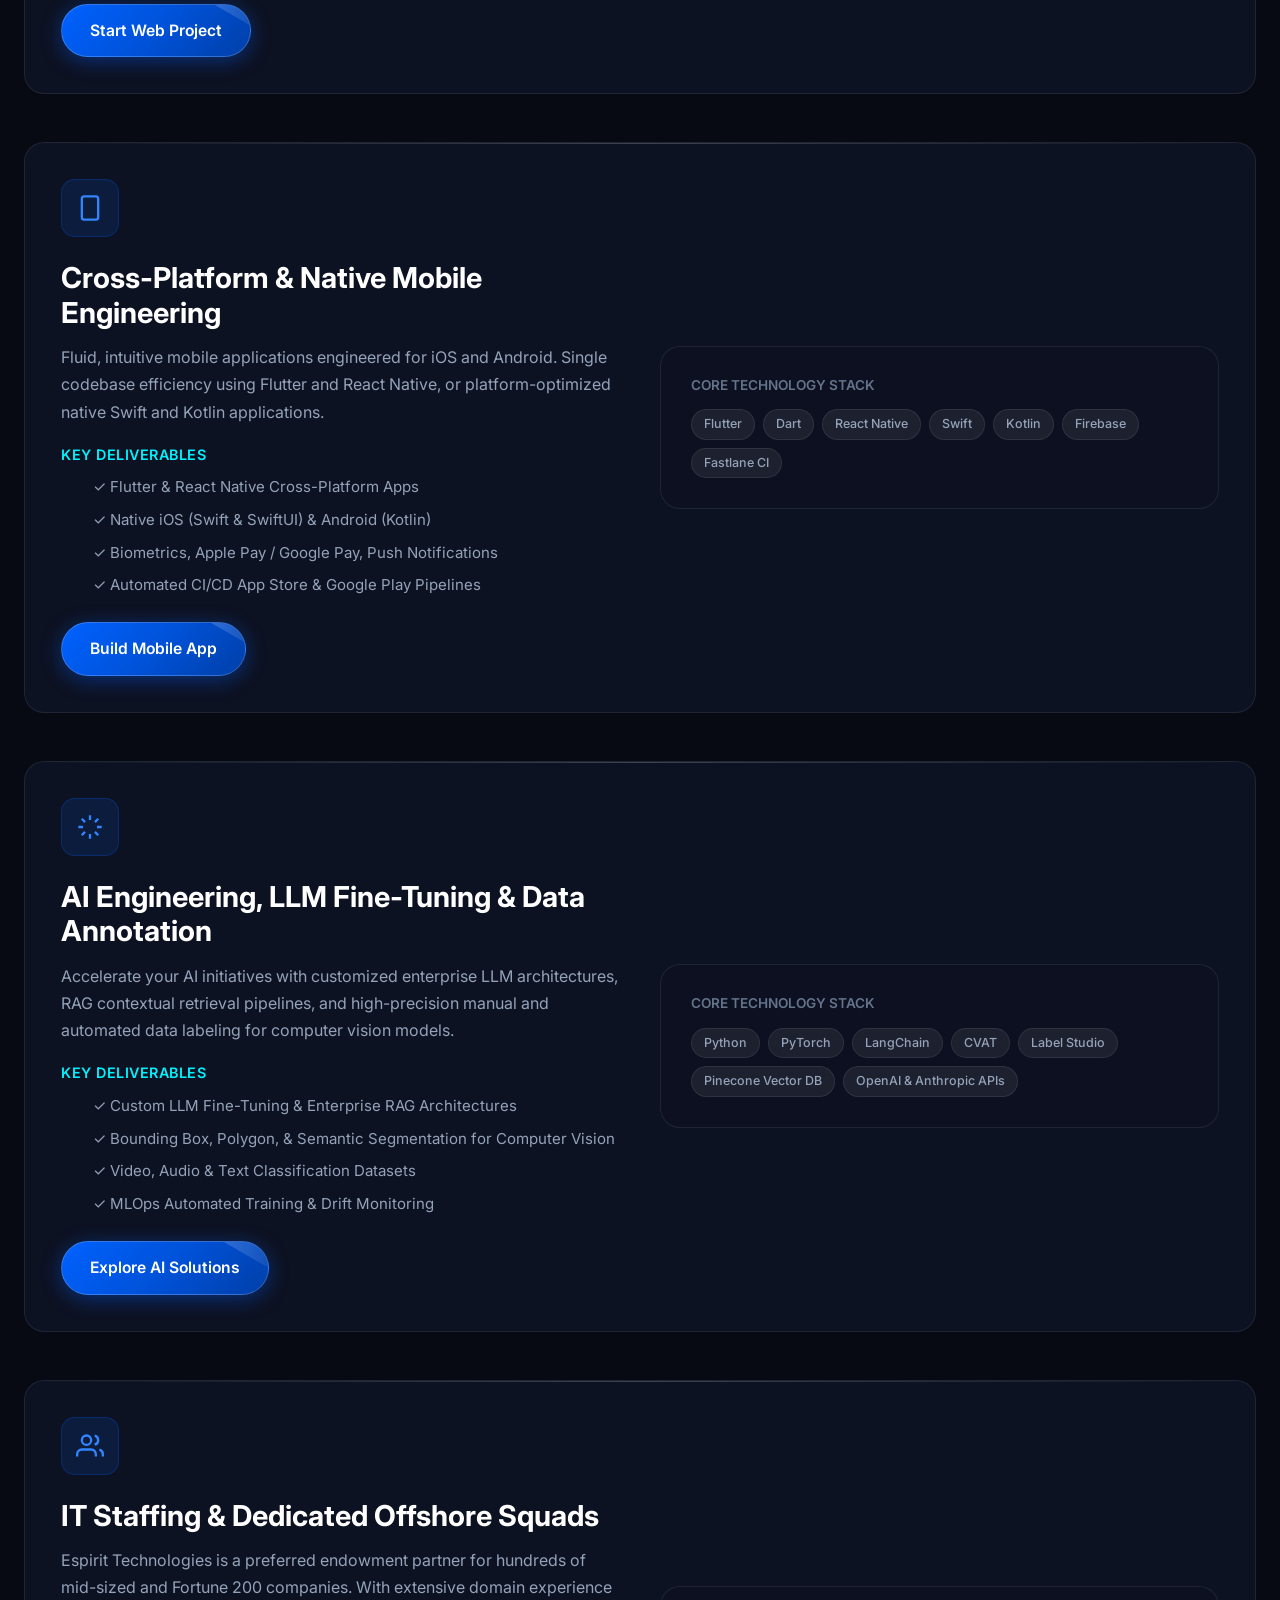
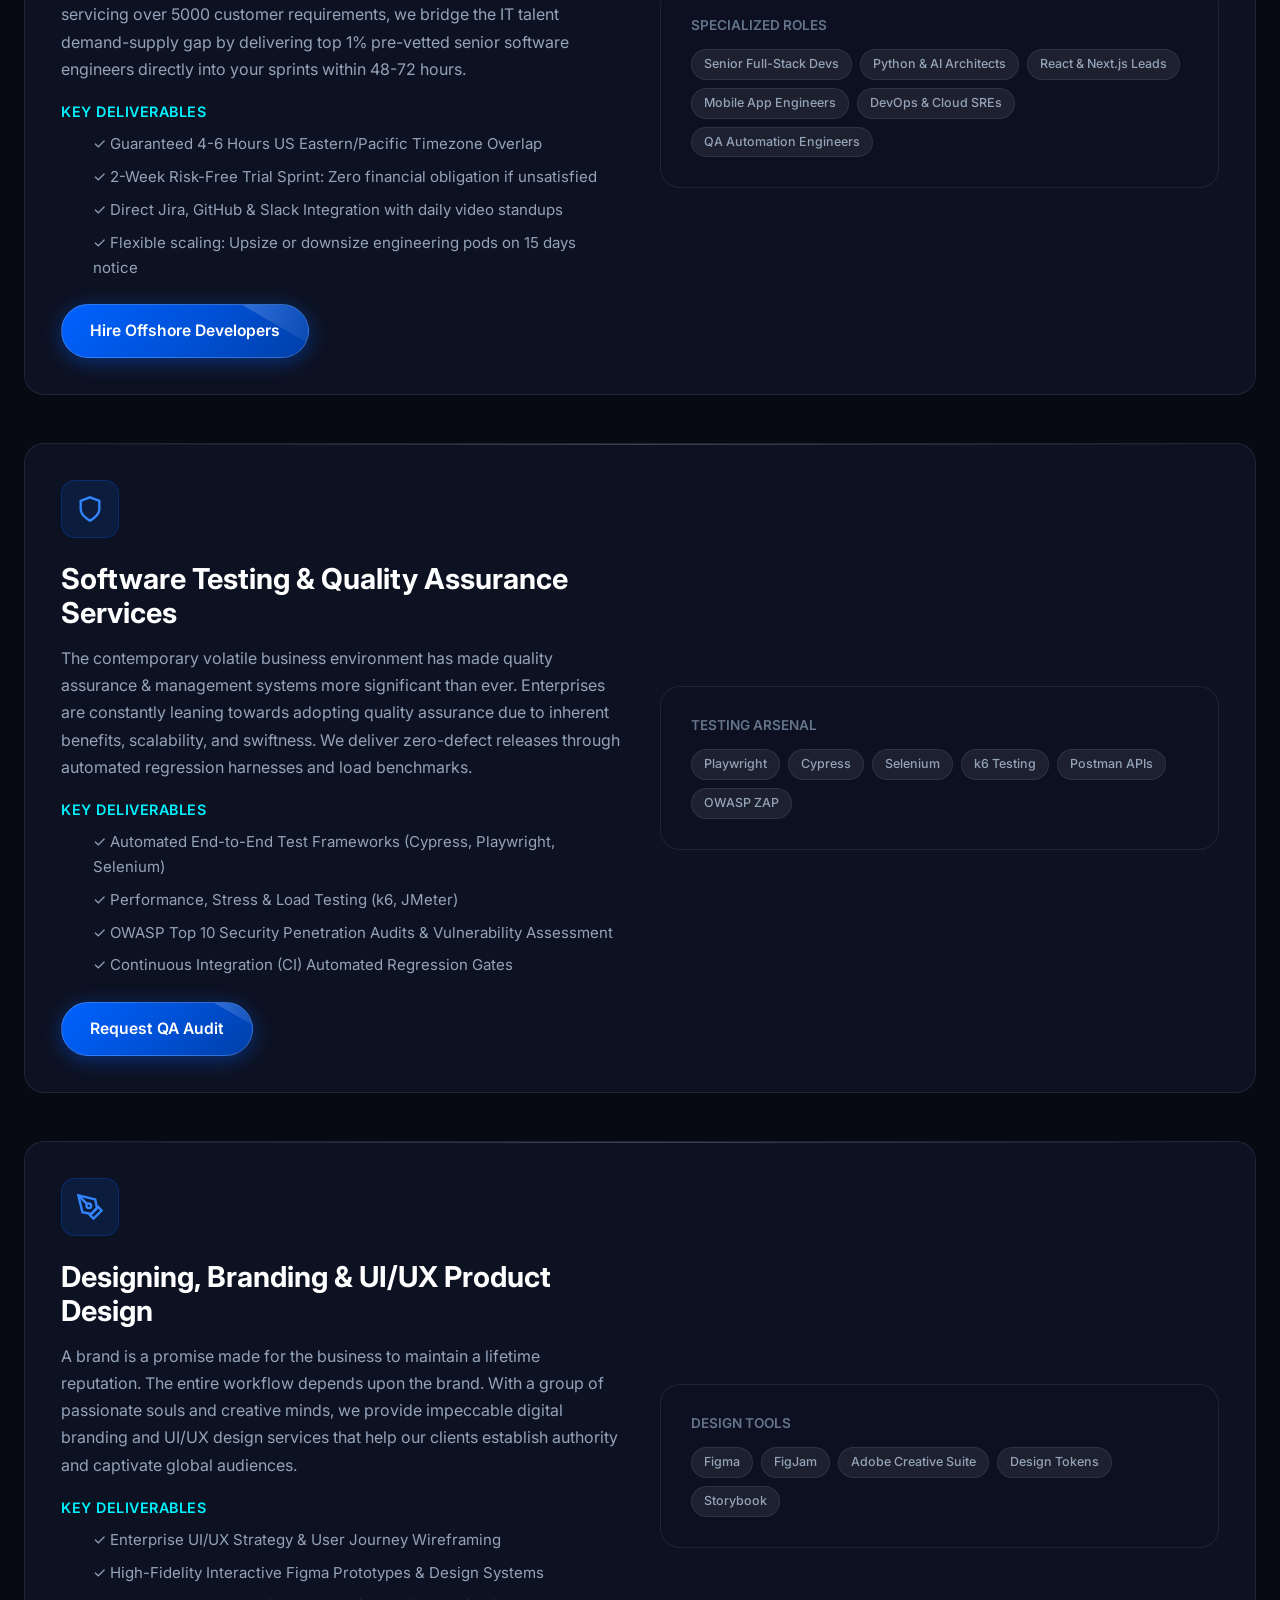
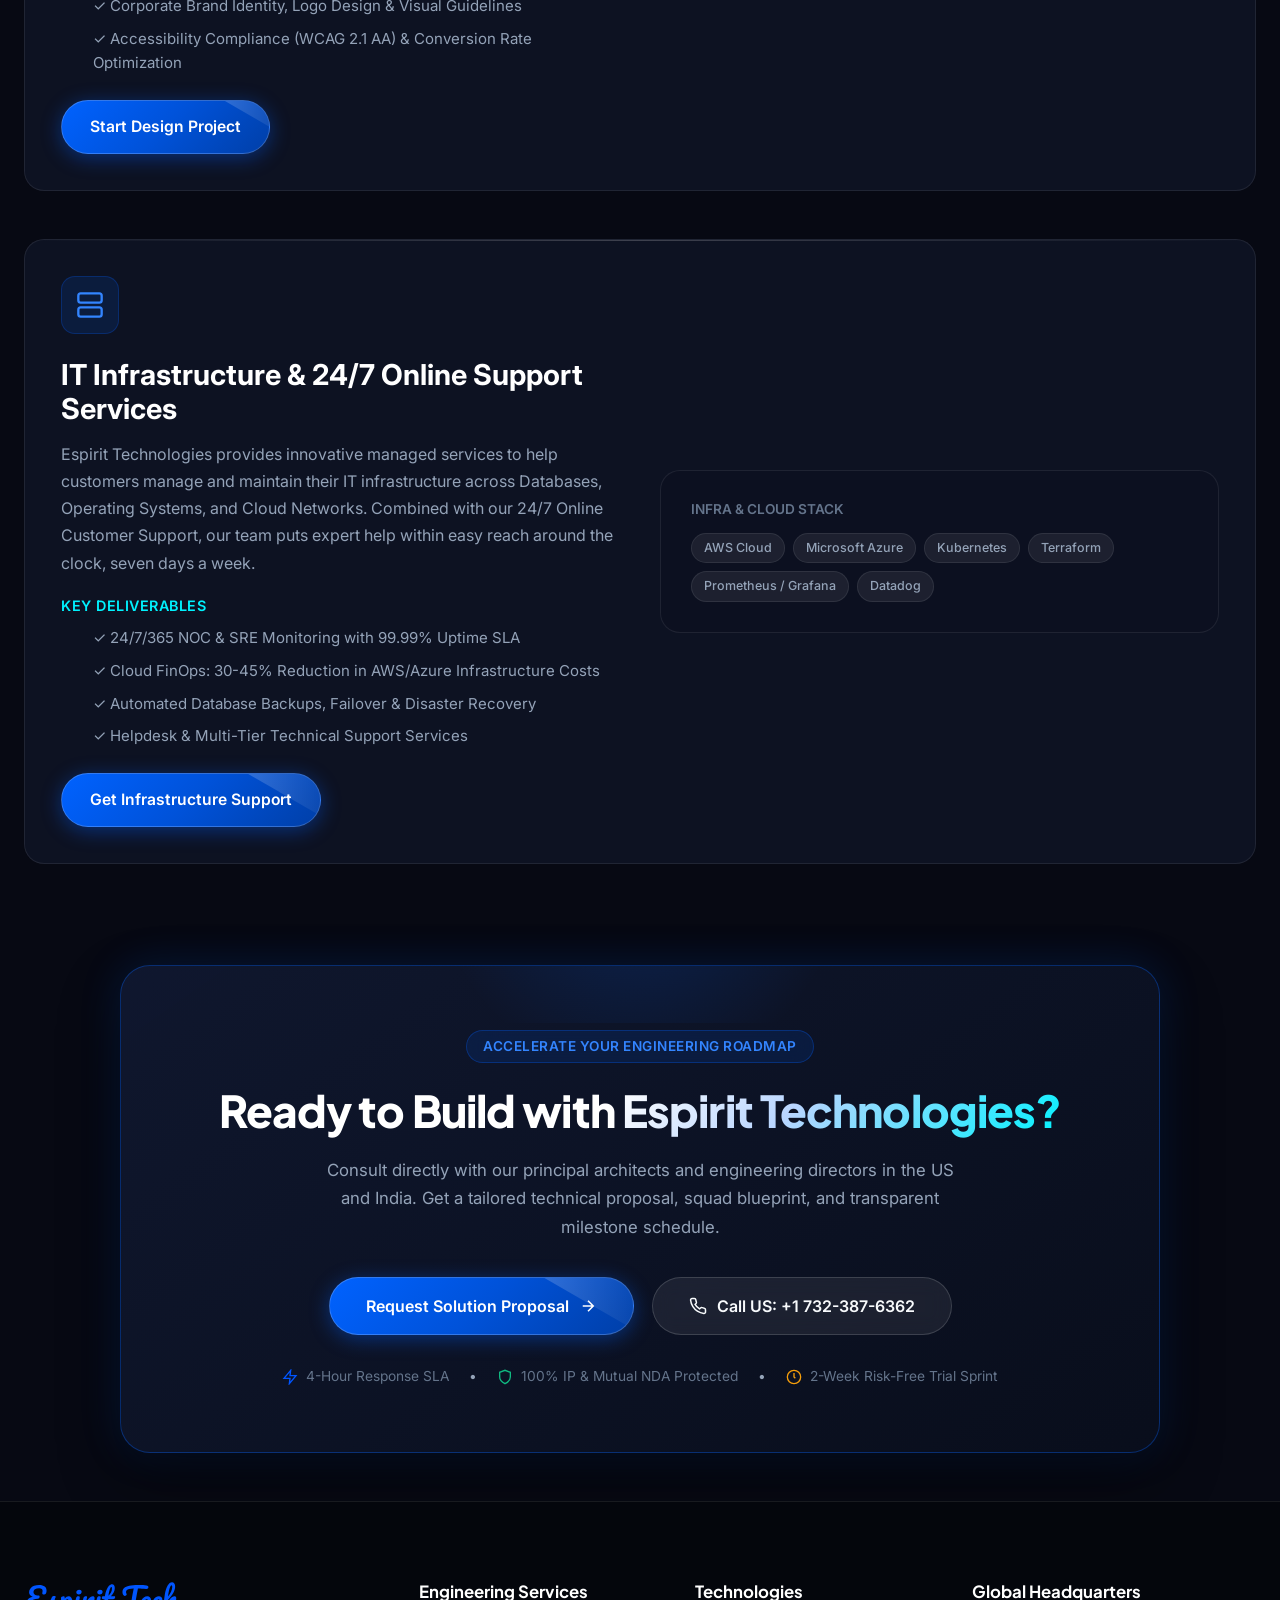
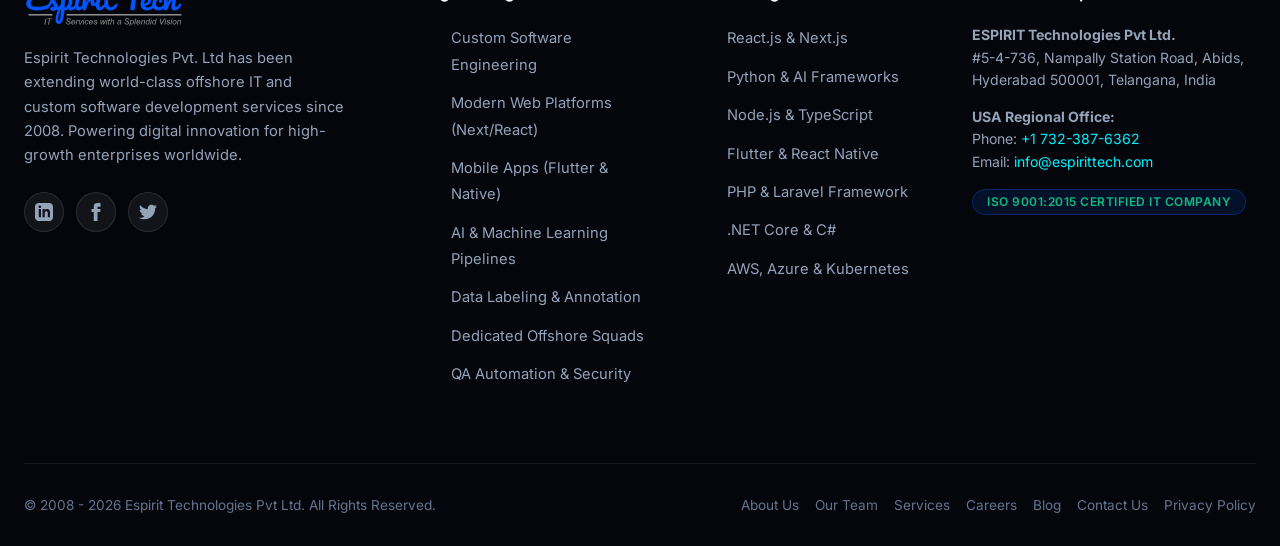
<file: services.html>
<!DOCTYPE html>
<html lang="en" data-theme="dark">

<head>
  <meta charset="UTF-8">
  <meta name="viewport" content="width=device-width, initial-scale=1.0">
  <title>Offshore Software Development & IT Services | Espirit Technologies</title>
  <meta name="description" content="Explore Espirit Technologies' offshore engineering services: custom enterprise software, modern web platforms, mobile apps, AI pipelines & dedicated IT squads.">
  <meta name="keywords" content="offshore development services, custom software engineering, web application development, mobile app engineering, AI ML services, dedicated offshore squads, QA automation, IT staffing services">
  <meta name="robots" content="index, follow, max-snippet:-1, max-image-preview:large, max-video-preview:-1">
  <link rel="canonical" href="https://espirittech.com/services.html">

  <!-- Open Graph / Facebook -->
  <meta property="og:type" content="website">
  <meta property="og:site_name" content="Espirit Technologies">
  <meta property="og:url" content="https://espirittech.com/services.html">
  <meta property="og:title" content="Offshore Software Development & IT Services | Espirit Technologies">
  <meta property="og:description" content="Explore Espirit Technologies' offshore engineering services: custom enterprise software, modern web platforms, mobile apps, AI pipelines & dedicated IT squads.">
  <meta property="og:image" content="https://espirittech.com/espirit-logo.svg">
  <meta property="og:locale" content="en_US">

  <!-- Twitter Cards -->
  <meta name="twitter:card" content="summary_large_image">
  <meta name="twitter:site" content="@espirittech">
  <meta name="twitter:url" content="https://espirittech.com/services.html">
  <meta name="twitter:title" content="Offshore Software Development & IT Services | Espirit Technologies">
  <meta name="twitter:description" content="Explore Espirit Technologies' offshore engineering services: custom enterprise software, modern web platforms, mobile apps, AI pipelines & dedicated IT squads.">
  <meta name="twitter:image" content="https://espirittech.com/espirit-logo.svg">

  <!-- Schema.org Structured Data (JSON-LD) -->
  <script type="application/ld+json">
{
  "@context": "https://schema.org",
  "@graph": [
    {
      "@context": "https://schema.org",
      "@type": "Service",
      "name": "Offshore Software Development & Engineering Services",
      "provider": {
        "@type": "Organization",
        "name": "Espirit Technologies Pvt. Ltd",
        "url": "https://espirittech.com/"
      },
      "hasOfferCatalog": {
        "@type": "OfferCatalog",
        "name": "Digital Engineering Disciplines",
        "itemListElement": [
          {
            "@type": "Offer",
            "itemOffered": {
              "@type": "Service",
              "name": "Custom Enterprise Software & Cloud Architectures"
            }
          },
          {
            "@type": "Offer",
            "itemOffered": {
              "@type": "Service",
              "name": "Modern Web Application Engineering"
            }
          },
          {
            "@type": "Offer",
            "itemOffered": {
              "@type": "Service",
              "name": "Cross-Platform & Native Mobile Engineering"
            }
          },
          {
            "@type": "Offer",
            "itemOffered": {
              "@type": "Service",
              "name": "AI Pipelines & Precision Data Labeling"
            }
          },
          {
            "@type": "Offer",
            "itemOffered": {
              "@type": "Service",
              "name": "Dedicated Offshore Agile Squads"
            }
          },
          {
            "@type": "Offer",
            "itemOffered": {
              "@type": "Service",
              "name": "Continuous QA Automation & Security Audits"
            }
          },
          {
            "@type": "Offer",
            "itemOffered": {
              "@type": "Service",
              "name": "UI/UX Product Design Systems"
            }
          },
          {
            "@type": "Offer",
            "itemOffered": {
              "@type": "Service",
              "name": "24/7 Managed Cloud & IT Infrastructure"
            }
          }
        ]
      }
    },
    {
      "@context": "https://schema.org",
      "@type": "BreadcrumbList",
      "itemListElement": [
        {
          "@type": "ListItem",
          "position": 1,
          "name": "Home",
          "item": "https://espirittech.com/"
        },
        {
          "@type": "ListItem",
          "position": 2,
          "name": "Services",
          "item": "https://espirittech.com/services.html"
        }
      ]
    }
  ]
}
  </script>
  <link rel="icon" type="image/svg+xml" href="espirit-logo.svg">
  <link rel="preconnect" href="https://fonts.googleapis.com">
  <link rel="preconnect" href="https://fonts.gstatic.com" crossorigin>
  <link
    href="https://fonts.googleapis.com/css2?family=Inter:wght@300;400;500;600;700&family=Plus+Jakarta+Sans:wght@400;500;600;700;800&family=JetBrains+Mono:wght@400;500&display=swap"
    rel="stylesheet">
  <link rel="stylesheet" href="assets/css/bootstrap.min.css">
  <link rel="stylesheet" href="assets/css/styles.css">
</head>

<body>

  <!-- Announcement Bar -->
  <aside class="announcement-bar">
    <div class="container announcement-content">
      <div class="announcement-left">
        <span class="announcement-tag">Full-Spectrum IT</span>
        <span>Custom Enterprise Software, Dedicated Agile Pods & 24/7 Managed Cloud Support</span>
      </div>
      <div class="announcement-right">
        <a href="tel:+17323876362" class="announcement-link">
          🇺🇸 US Direct: +1 732-387-6362
        </a>
      </div>
    </div>
  </aside>

  <!-- Navbar -->
  <header class="navbar-wrapper">
    <div class="container nav-container">
      <a href="index.html" class="nav-logo">
        <img src="espirit-logo.svg" alt="Espirit Technologies" class="nav-logo-svg">
      </a>
      <nav class="nav-links">
        <a href="index.html" class="nav-link">Home</a>
        <a href="about.html" class="nav-link">About Us</a>
        <a href="our-team.html" class="nav-link">Our Team</a>
        <a href="services.html" class="nav-link active">Services</a>
        <a href="careers.html" class="nav-link">Careers</a>
        <a href="blog.html" class="nav-link">Blog</a>
        <a href="contact.html" class="nav-link">Contact Us</a>
      </nav>
      <div class="nav-actions">
        <a href="tel:+17323876362" class="phone-badge">
          <span>🇺🇸</span>
          <span>+1 732-387-6362</span>
        </a>
        <button id="theme-toggle-btn" class="theme-toggle" aria-label="Toggle Theme">
          <span id="theme-icon">
            <svg width="20" height="20" fill="none" stroke="currentColor" stroke-width="2" viewBox="0 0 24 24">
              <circle cx="12" cy="12" r="5"></circle>
              <line x1="12" y1="1" x2="12" y2="3"></line>
              <line x1="12" y1="21" x2="12" y2="23"></line>
              <line x1="4.22" y1="4.22" x2="5.64" y2="5.64"></line>
              <line x1="18.36" y1="18.36" x2="19.78" y2="19.78"></line>
              <line x1="1" y1="12" x2="3" y2="12"></line>
              <line x1="21" y1="12" x2="23" y2="12"></line>
              <line x1="4.22" y1="19.78" x2="5.64" y2="18.36"></line>
              <line x1="18.36" y1="5.64" x2="19.78" y2="4.22"></line>
            </svg>
          </span>
        </button>
        <a href="get-quote.html" class="btn btn-primary btn-sm">
          <span>Get Quote</span>
        </a>
        <button class="mobile-menu-btn" aria-label="Open Mobile Menu">
          <svg width="28" height="28" fill="none" stroke="currentColor" stroke-width="2" viewBox="0 0 24 24">
            <line x1="3" y1="12" x2="21" y2="12"></line>
            <line x1="3" y1="6" x2="21" y2="6"></line>
            <line x1="3" y1="18" x2="21" y2="18"></line>
          </svg>
        </button>
      </div>
    </div>
  </header>

  <!-- Mobile Drawer -->
  <div class="mobile-nav-drawer">
    <div>
      <div class="d-flex align-items-center justify-content-between">
        <img src="espirit-logo.svg" alt="Espirit Technologies" class="navbar-logo-img">
        <button class="modal-close-btn mobile-drawer-close" aria-label="Close Mobile Menu">✕</button>
      </div>
      <div class="mobile-drawer-links">
        <a href="index.html" class="mobile-drawer-link">Home</a>
        <a href="about.html" class="mobile-drawer-link">About Us</a>
        <a href="our-team.html" class="mobile-drawer-link">Our Team</a>
        <a href="services.html" class="mobile-drawer-link active">Services</a>
        <a href="careers.html" class="mobile-drawer-link">Careers</a>
        <a href="blog.html" class="mobile-drawer-link">Blog</a>
        <a href="contact.html" class="mobile-drawer-link">Contact Us</a>
        <a href="get-quote.html" class="mobile-drawer-link">Get Quote</a>
        <a href="privacy-policy.html" class="mobile-drawer-link">Privacy Policy</a>
      </div>
    </div>
    <div>
      <a href="tel:+17323876362" class="d-block mb-3 text-primary-light fw-semibold">
        📞 +1 732-387-6362
      </a>
      <a href="get-quote.html" class="btn btn-primary w-100 text-center">
        Request Consultation
      </a>
    </div>
  </div>

  <!-- Page Header -->
  <section class="section py-5">
    <div class="container">
      <div class="section-header reveal">
        <span class="badge">Comprehensive Capabilities</span>
        <h1>Next-Generation <span class="text-gradient">Engineering Services</span></h1>
        <p class="section-subtitle">
          Engineered for scalability, security, and exceptional velocity. Explore our core services and architectural
          standards.
        </p>
      </div>
    </div>
  </section>

  <!-- Detailed Services Catalog -->
  <section class="section pt-0">
    <div class="container d-flex flex-column gap-5">

      <!-- Service Item 1 -->
      <div class="glass-card reveal" id="custom-software">
        <div class="service-catalog-grid">
          <div>
            <div class="service-icon-box">
              <svg width="28" height="28" fill="none" stroke="currentColor" stroke-width="2" viewBox="0 0 24 24">
                <polygon points="12 2 2 7 12 12 22 7 12 2"></polygon>
                <polyline points="2 17 12 22 22 17"></polyline>
                <polyline points="2 12 12 17 22 12"></polyline>
              </svg>
            </div>
            <h3 class="service-catalog-title">Custom Enterprise Software &
              Cloud Architectures</h3>
            <p class="service-catalog-desc">
              We construct mission-critical software architectures designed for resilience, zero single points of
              failure, and horizontal scalability. Our engineers modernize legacy monoliths into cloud-native
              microservices running on AWS, Azure, or GCP.
            </p>
            <h5
              class="service-catalog-tagline">
              Key Deliverables</h5>
            <ul
              class="service-checklist">
              <li>✓ Event-Driven Microservices (Kafka, RabbitMQ, Redis)</li>
              <li>✓ Enterprise APIs (RESTful & GraphQL with Swagger specs)</li>
              <li>✓ Container Orchestration (Docker, Kubernetes, AWS EKS)</li>
              <li>✓ Legacy Monolith to Cloud-Native Refactoring</li>
            </ul>
            <button class="btn btn-primary" data-open-modal="quote-modal">Discuss Your Architecture</button>
          </div>
          <div
            class="service-stack-card">
            <h5 class="service-stack-title">Core
              Technology Stack</h5>
            <div class="d-flex flex-wrap gap-2">
              <span class="service-tag">Java / Spring Boot</span>
              <span class="service-tag">.NET 8 / C#</span>
              <span class="service-tag">Python / FastAPI</span>
              <span class="service-tag">PostgreSQL</span>
              <span class="service-tag">Docker & K8s</span>
              <span class="service-tag">AWS ECS & Lambda</span>
              <span class="service-tag">Redis Cache</span>
            </div>
          </div>
        </div>
      </div>

      <!-- Service Item 2 -->
      <div class="glass-card reveal" id="web-apps">
        <div class="service-catalog-grid">
          <div>
            <div class="service-icon-box">
              <svg width="28" height="28" fill="none" stroke="currentColor" stroke-width="2" viewBox="0 0 24 24">
                <circle cx="12" cy="12" r="10" />
                <line x1="2" y1="12" x2="22" y2="12" />
                <path d="M12 2a15.3 15.3 0 0 1 4 10 15.3 15.3 0 0 1-4 10 15.3 15.3 0 0 1-4-10 15.3 15.3 0 0 1 4-10z" />
              </svg>
            </div>
            <h3 class="service-catalog-title">Modern Web Application
              Engineering</h3>
            <p class="service-catalog-desc">
              High-performance web applications built with Next.js, React, Angular, and Node.js. Sub-second load speeds,
              accessible design systems, and SEO-optimized server-side rendering for millions of users.
            </p>
            <h5
              class="service-catalog-tagline">
              Key Deliverables</h5>
            <ul
              class="service-checklist">
              <li>✓ Next.js 15 & React 19 Single Page Applications (SPA/SSR)</li>
              <li>✓ Scalable Node.js & Laravel 11 Backend Engines</li>
              <li>✓ Custom Design Systems & Component Libraries (Tailwind/Storybook)</li>
              <li>✓ 95+ Lighthouse Score Optimization (Core Web Vitals)</li>
            </ul>
            <button class="btn btn-primary" data-open-modal="quote-modal">Start Web Project</button>
          </div>
          <div
            class="service-stack-card">
            <h5 class="service-stack-title">Core
              Technology Stack</h5>
            <div class="d-flex flex-wrap gap-2">
              <span class="service-tag">Next.js</span>
              <span class="service-tag">React.js</span>
              <span class="service-tag">Angular</span>
              <span class="service-tag">TypeScript</span>
              <span class="service-tag">Laravel / PHP</span>
              <span class="service-tag">Node.js</span>
              <span class="service-tag">Tailwind CSS</span>
            </div>
          </div>
        </div>
      </div>

      <!-- Service Item 3 -->
      <div class="glass-card reveal" id="mobile-apps">
        <div class="service-catalog-grid">
          <div>
            <div class="service-icon-box">
              <svg width="28" height="28" fill="none" stroke="currentColor" stroke-width="2" viewBox="0 0 24 24">
                <rect x="5" y="2" width="14" height="20" rx="2" ry="2" />
                <line x1="12" y1="18" x2="12.01" y2="18" />
              </svg>
            </div>
            <h3 class="service-catalog-title">Cross-Platform & Native Mobile
              Engineering</h3>
            <p class="service-catalog-desc">
              Fluid, intuitive mobile applications engineered for iOS and Android. Single codebase efficiency using
              Flutter and React Native, or platform-optimized native Swift and Kotlin applications.
            </p>
            <h5
              class="service-catalog-tagline">
              Key Deliverables</h5>
            <ul
              class="service-checklist">
              <li>✓ Flutter & React Native Cross-Platform Apps</li>
              <li>✓ Native iOS (Swift & SwiftUI) & Android (Kotlin)</li>
              <li>✓ Biometrics, Apple Pay / Google Pay, Push Notifications</li>
              <li>✓ Automated CI/CD App Store & Google Play Pipelines</li>
            </ul>
            <button class="btn btn-primary" data-open-modal="quote-modal">Build Mobile App</button>
          </div>
          <div
            class="service-stack-card">
            <h5 class="service-stack-title">Core
              Technology Stack</h5>
            <div class="d-flex flex-wrap gap-2">
              <span class="service-tag">Flutter</span>
              <span class="service-tag">Dart</span>
              <span class="service-tag">React Native</span>
              <span class="service-tag">Swift</span>
              <span class="service-tag">Kotlin</span>
              <span class="service-tag">Firebase</span>
              <span class="service-tag">Fastlane CI</span>
            </div>
          </div>
        </div>
      </div>

      <!-- Service Item 4 -->
      <div class="glass-card reveal" id="ai-data">
        <div class="service-catalog-grid">
          <div>
            <div class="service-icon-box">
              <svg width="28" height="28" fill="none" stroke="currentColor" stroke-width="2" viewBox="0 0 24 24">
                <path
                  d="M12 2v4M12 18v4M4.93 4.93l2.83 2.83M16.24 16.24l2.83 2.83M2 12h4M18 12h4M4.93 19.07l2.83-2.83M16.24 7.76l2.83-2.83" />
              </svg>
            </div>
            <h3 class="service-catalog-title">AI Engineering, LLM Fine-Tuning
              & Data Annotation</h3>
            <p class="service-catalog-desc">
              Accelerate your AI initiatives with customized enterprise LLM architectures, RAG contextual retrieval
              pipelines, and high-precision manual and automated data labeling for computer vision models.
            </p>
            <h5
              class="service-catalog-tagline">
              Key Deliverables</h5>
            <ul
              class="service-checklist">
              <li>✓ Custom LLM Fine-Tuning & Enterprise RAG Architectures</li>
              <li>✓ Bounding Box, Polygon, & Semantic Segmentation for Computer Vision</li>
              <li>✓ Video, Audio & Text Classification Datasets</li>
              <li>✓ MLOps Automated Training & Drift Monitoring</li>
            </ul>
            <button class="btn btn-primary" data-open-modal="quote-modal">Explore AI Solutions</button>
          </div>
          <div
            class="service-stack-card">
            <h5 class="service-stack-title">Core
              Technology Stack</h5>
            <div class="d-flex flex-wrap gap-2">
              <span class="service-tag">Python</span>
              <span class="service-tag">PyTorch</span>
              <span class="service-tag">LangChain</span>
              <span class="service-tag">CVAT</span>
              <span class="service-tag">Label Studio</span>
              <span class="service-tag">Pinecone Vector DB</span>
              <span class="service-tag">OpenAI & Anthropic APIs</span>
            </div>
          </div>
        </div>
      </div>

      <!-- Service Item 5: IT Staffing Services -->
      <div class="glass-card reveal" id="it-staffing">
        <div class="service-catalog-grid">
          <div>
            <div class="service-icon-box">
              <svg width="28" height="28" fill="none" stroke="currentColor" stroke-width="2" viewBox="0 0 24 24">
                <path d="M17 21v-2a4 4 0 0 0-4-4H5a4 4 0 0 0-4 4v2" />
                <circle cx="9" cy="7" r="4" />
                <path d="M23 21v-2a4 4 0 0 0-3-3.87" />
                <path d="M16 3.13a4 4 0 0 1 0 7.75" />
              </svg>
            </div>
            <h3 class="service-catalog-title">IT Staffing & Dedicated Offshore Squads</h3>
            <p class="service-catalog-desc">
              Espirit Technologies is a preferred endowment partner for hundreds of mid-sized and Fortune 200 companies. With extensive domain experience servicing over 5000 customer requirements, we bridge the IT talent demand-supply gap by delivering top 1% pre-vetted senior software engineers directly into your sprints within 48-72 hours.
            </p>
            <h5 class="service-catalog-tagline">Key Deliverables</h5>
            <ul class="service-checklist">
              <li>✓ Guaranteed 4-6 Hours US Eastern/Pacific Timezone Overlap</li>
              <li>✓ 2-Week Risk-Free Trial Sprint: Zero financial obligation if unsatisfied</li>
              <li>✓ Direct Jira, GitHub & Slack Integration with daily video standups</li>
              <li>✓ Flexible scaling: Upsize or downsize engineering pods on 15 days notice</li>
            </ul>
            <a href="get-quote.html" class="btn btn-primary">Hire Offshore Developers</a>
          </div>
          <div class="service-stack-card">
            <h5 class="service-stack-title">Specialized Roles</h5>
            <div class="d-flex flex-wrap gap-2">
              <span class="service-tag">Senior Full-Stack Devs</span>
              <span class="service-tag">Python & AI Architects</span>
              <span class="service-tag">React & Next.js Leads</span>
              <span class="service-tag">Mobile App Engineers</span>
              <span class="service-tag">DevOps & Cloud SREs</span>
              <span class="service-tag">QA Automation Engineers</span>
            </div>
          </div>
        </div>
      </div>

      <!-- Service Item 6: Testing and QA Services -->
      <div class="glass-card reveal" id="qa-testing">
        <div class="service-catalog-grid">
          <div>
            <div class="service-icon-box">
              <svg width="28" height="28" fill="none" stroke="currentColor" stroke-width="2" viewBox="0 0 24 24">
                <path d="M12 22s8-4 8-10V5l-8-3-8 3v7c0 6 8 10 8 10z" />
              </svg>
            </div>
            <h3 class="service-catalog-title">Software Testing & Quality Assurance Services</h3>
            <p class="service-catalog-desc">
              The contemporary volatile business environment has made quality assurance & management systems more significant than ever. Enterprises are constantly leaning towards adopting quality assurance due to inherent benefits, scalability, and swiftness. We deliver zero-defect releases through automated regression harnesses and load benchmarks.
            </p>
            <h5 class="service-catalog-tagline">Key Deliverables</h5>
            <ul class="service-checklist">
              <li>✓ Automated End-to-End Test Frameworks (Cypress, Playwright, Selenium)</li>
              <li>✓ Performance, Stress & Load Testing (k6, JMeter)</li>
              <li>✓ OWASP Top 10 Security Penetration Audits & Vulnerability Assessment</li>
              <li>✓ Continuous Integration (CI) Automated Regression Gates</li>
            </ul>
            <a href="get-quote.html" class="btn btn-primary">Request QA Audit</a>
          </div>
          <div class="service-stack-card">
            <h5 class="service-stack-title">Testing Arsenal</h5>
            <div class="d-flex flex-wrap gap-2">
              <span class="service-tag">Playwright</span>
              <span class="service-tag">Cypress</span>
              <span class="service-tag">Selenium</span>
              <span class="service-tag">k6 Testing</span>
              <span class="service-tag">Postman APIs</span>
              <span class="service-tag">OWASP ZAP</span>
            </div>
          </div>
        </div>
      </div>

      <!-- Service Item 7: Designing and Branding -->
      <div class="glass-card reveal" id="design-branding">
        <div class="service-catalog-grid">
          <div>
            <div class="service-icon-box">
              <svg width="28" height="28" fill="none" stroke="currentColor" stroke-width="2" viewBox="0 0 24 24">
                <path d="M12 19l7-7 3 3-7 7-3-3z" />
                <path d="M18 13l-1.5-7.5L2 2l3.5 14.5L13 18l5-5z" />
                <path d="M2 2l7.586 7.586" />
                <circle cx="11" cy="11" r="2" />
              </svg>
            </div>
            <h3 class="service-catalog-title">Designing, Branding & UI/UX Product Design</h3>
            <p class="service-catalog-desc">
              A brand is a promise made for the business to maintain a lifetime reputation. The entire workflow depends upon the brand. With a group of passionate souls and creative minds, we provide impeccable digital branding and UI/UX design services that help our clients establish authority and captivate global audiences.
            </p>
            <h5 class="service-catalog-tagline">Key Deliverables</h5>
            <ul class="service-checklist">
              <li>✓ Enterprise UI/UX Strategy & User Journey Wireframing</li>
              <li>✓ High-Fidelity Interactive Figma Prototypes & Design Systems</li>
              <li>✓ Corporate Brand Identity, Logo Design & Visual Guidelines</li>
              <li>✓ Accessibility Compliance (WCAG 2.1 AA) & Conversion Rate Optimization</li>
            </ul>
            <a href="get-quote.html" class="btn btn-primary">Start Design Project</a>
          </div>
          <div class="service-stack-card">
            <h5 class="service-stack-title">Design Tools</h5>
            <div class="d-flex flex-wrap gap-2">
              <span class="service-tag">Figma</span>
              <span class="service-tag">FigJam</span>
              <span class="service-tag">Adobe Creative Suite</span>
              <span class="service-tag">Design Tokens</span>
              <span class="service-tag">Storybook</span>
            </div>
          </div>
        </div>
      </div>

      <!-- Service Item 8: IT Infrastructure & Online Support -->
      <div class="glass-card reveal" id="it-infrastructure">
        <div class="service-catalog-grid">
          <div>
            <div class="service-icon-box">
              <svg width="28" height="28" fill="none" stroke="currentColor" stroke-width="2" viewBox="0 0 24 24">
                <rect x="2" y="2" width="20" height="8" rx="2" ry="2" />
                <rect x="2" y="14" width="20" height="8" rx="2" ry="2" />
                <line x1="6" y1="6" x2="6.01" y2="6" />
                <line x1="6" y1="18" x2="6.01" y2="18" />
              </svg>
            </div>
            <h3 class="service-catalog-title">IT Infrastructure & 24/7 Online Support Services</h3>
            <p class="service-catalog-desc">
              Espirit Technologies provides innovative managed services to help customers manage and maintain their IT infrastructure across Databases, Operating Systems, and Cloud Networks. Combined with our 24/7 Online Customer Support, our team puts expert help within easy reach around the clock, seven days a week.
            </p>
            <h5 class="service-catalog-tagline">Key Deliverables</h5>
            <ul class="service-checklist">
              <li>✓ 24/7/365 NOC & SRE Monitoring with 99.99% Uptime SLA</li>
              <li>✓ Cloud FinOps: 30-45% Reduction in AWS/Azure Infrastructure Costs</li>
              <li>✓ Automated Database Backups, Failover & Disaster Recovery</li>
              <li>✓ Helpdesk & Multi-Tier Technical Support Services</li>
            </ul>
            <a href="get-quote.html" class="btn btn-primary">Get Infrastructure Support</a>
          </div>
          <div class="service-stack-card">
            <h5 class="service-stack-title">Infra & Cloud Stack</h5>
            <div class="d-flex flex-wrap gap-2">
              <span class="service-tag">AWS Cloud</span>
              <span class="service-tag">Microsoft Azure</span>
              <span class="service-tag">Kubernetes</span>
              <span class="service-tag">Terraform</span>
              <span class="service-tag">Prometheus / Grafana</span>
              <span class="service-tag">Datadog</span>
            </div>
          </div>
        </div>
      </div>

    </div>
  </section>

  <!-- CTA Box -->
  <section class="section pt-3 pb-5">
    <div class="container">
      <div class="cta-banner reveal">
        <span class="badge">Accelerate Your Engineering Roadmap</span>
        <h2>Ready to Build with <span class="text-gradient">Espirit Technologies?</span></h2>
        <p>
          Consult directly with our principal architects and engineering directors in the US and India. Get a tailored technical proposal, squad blueprint, and transparent milestone schedule.
        </p>
        <div class="cta-actions">
          <a href="get-quote.html" class="btn btn-primary btn-lg">
            <span>Request Solution Proposal</span>
            <svg width="18" height="18" fill="none" stroke="currentColor" stroke-width="2" viewBox="0 0 24 24">
              <path d="M5 12h14M12 5l7 7-7 7" />
            </svg>
          </a>
          <a href="tel:+17323876362" class="btn btn-secondary btn-lg">
            <svg width="18" height="18" fill="none" stroke="currentColor" stroke-width="2" viewBox="0 0 24 24">
              <path d="M22 16.92v3a2 2 0 0 1-2.18 2 19.79 19.79 0 0 1-8.63-3.07 19.5 19.5 0 0 1-6-6 19.79 19.79 0 0 1-3.07-8.67A2 2 0 0 1 4.11 2h3a2 2 0 0 1 2 1.72 12.84 12.84 0 0 0 .7 2.81 2 2 0 0 1-.45 2.11L8.09 9.91a16 16 0 0 0 6 6l1.27-1.27a2 2 0 0 1 2.11-.45 12.84 12.84 0 0 0 2.81.7A2 2 0 0 1 22 16.92z" />
            </svg>
            <span>Call US: +1 732-387-6362</span>
          </a>
        </div>
        <div class="cta-guarantee">
          <span class="cta-guarantee-item">
            <svg width="16" height="16" fill="none" stroke="#0055ff" stroke-width="2" viewBox="0 0 24 24"><polygon points="13 2 3 14 12 14 11 22 21 10 12 10 13 2"></polygon></svg>
            4-Hour Response SLA
          </span>
          <span class="cta-guarantee-separator">•</span>
          <span class="cta-guarantee-item">
            <svg width="16" height="16" fill="none" stroke="#10b981" stroke-width="2" viewBox="0 0 24 24"><path d="M12 22s8-4 8-10V5l-8-3-8 3v7c0 6 8 10 8 10z"></path></svg>
            100% IP & Mutual NDA Protected
          </span>
          <span class="cta-guarantee-separator">•</span>
          <span class="cta-guarantee-item">
            <svg width="16" height="16" fill="none" stroke="#f59e0b" stroke-width="2" viewBox="0 0 24 24"><circle cx="12" cy="12" r="10"></circle><polyline points="12 6 12 12 14 14"></polyline></svg>
            2-Week Risk-Free Trial Sprint
          </span>
        </div>
      </div>
    </div>
  </section>

  <!-- ==========================================================================
       ENTERPRISE FOOTER
       ========================================================================== -->
  <footer class="site-footer">
    <div class="container">
      <div class="footer-top">
        <!-- Brand Col -->
        <div class="footer-brand">
          <img src="espirit-logo.svg" alt="Espirit Technologies" class="footer-logo-img">
          <p>
            Espirit Technologies Pvt. Ltd has been extending world-class offshore IT and custom software development
            services since 2008. Powering digital innovation for high-growth enterprises worldwide.
          </p>
          <div class="social-links">
            <a href="https://in.linkedin.com/company/espirit-technologies-private-limited" target="_blank"
              rel="noopener noreferrer" class="social-btn" aria-label="LinkedIn">
              <svg width="18" height="18" fill="currentColor" viewBox="0 0 24 24">
                <path
                  d="M19 0h-14c-2.761 0-5 2.239-5 5v14c0 2.761 2.239 5 5 5h14c2.762 0 5-2.239 5-5v-14c0-2.761-2.238-5-5-5zm-11 19h-3v-11h3v11zm-1.5-12.268c-.966 0-1.75-.79-1.75-1.764s.784-1.764 1.75-1.764 1.75.79 1.75 1.764-.783 1.764-1.75 1.764zm13.5 12.268h-3v-5.604c0-3.368-4-3.113-4 0v5.604h-3v-11h3v1.765c1.396-2.586 7-2.777 7 2.476v6.759z" />
              </svg>
            </a>
            <a href="https://www.facebook.com/EspiritTechnologies/" target="_blank" rel="noopener noreferrer"
              class="social-btn" aria-label="Facebook">
              <svg width="18" height="18" fill="currentColor" viewBox="0 0 24 24">
                <path
                  d="M9 8h-3v4h3v12h5v-12h3.642l.358-4h-4v-1.667c0-.955.192-1.333 1.115-1.333h2.885v-5h-3.808c-3.596 0-5.192 1.583-5.192 4.615v3.385z" />
              </svg>
            </a>
            <a href="https://twitter.com/" target="_blank" rel="noopener noreferrer" class="social-btn"
              aria-label="Twitter">
              <svg width="18" height="18" fill="currentColor" viewBox="0 0 24 24">
                <path
                  d="M24 4.557c-.883.392-1.832.656-2.828.775 1.017-.609 1.798-1.574 2.165-2.724-.951.564-2.005.974-3.127 1.195-.897-.957-2.178-1.555-3.594-1.555-3.179 0-5.515 2.966-4.797 6.045-4.091-.205-7.719-2.165-10.148-5.144-1.29 2.213-.669 5.108 1.523 6.574-.806-.026-1.566-.247-2.229-.616-.054 2.281 1.581 4.415 3.949 4.89-.693.188-1.452.232-2.224.084.626 1.956 2.444 3.379 4.6 3.419-2.07 1.623-4.678 2.348-7.29 2.04 2.179 1.397 4.768 2.212 7.548 2.212 9.142 0 14.307-7.721 13.995-14.646.962-.695 1.797-1.562 2.457-2.549z" />
              </svg>
            </a>
          </div>
        </div>

        <!-- Col 2: Services -->
        <div class="footer-col">
          <h4>Engineering Services</h4>
          <ul class="footer-links-list">
            <li><a href="services.html#custom-software">Custom Software Engineering</a></li>
            <li><a href="services.html#web-apps">Modern Web Platforms (Next/React)</a></li>
            <li><a href="services.html#mobile-apps">Mobile Apps (Flutter & Native)</a></li>
            <li><a href="services.html#ai-data">AI & Machine Learning Pipelines</a></li>
            <li><a href="services.html#ai-data">Data Labeling & Annotation</a></li>
            <li><a href="services.html#it-staffing">Dedicated Offshore Squads</a></li>
            <li><a href="services.html#qa-testing">QA Automation & Security</a></li>
          </ul>
        </div>

        <!-- Col 3: Technologies -->
        <div class="footer-col">
          <h4>Technologies</h4>
          <ul class="footer-links-list">
            <li><a href="index.html#technologies">React.js & Next.js</a></li>
            <li><a href="index.html#technologies">Python & AI Frameworks</a></li>
            <li><a href="index.html#technologies">Node.js & TypeScript</a></li>
            <li><a href="index.html#technologies">Flutter & React Native</a></li>
            <li><a href="index.html#technologies">PHP & Laravel Framework</a></li>
            <li><a href="index.html#technologies">.NET Core & C#</a></li>
            <li><a href="index.html#technologies">AWS, Azure & Kubernetes</a></li>
          </ul>
        </div>

        <!-- Col 4: Corporate & HQ -->
        <div class="footer-col">
          <h4>Global Headquarters</h4>
          <p class="footer-hq-text">
            <strong>ESPIRIT Technologies Pvt Ltd.</strong><br>
            #5-4-736, Nampally Station Road, Abids, Hyderabad 500001, Telangana, India
          </p>
          <p class="footer-hq-text">
            <strong>USA Regional Office:</strong><br>
            Phone: <a href="tel:+17323876362" class="text-cyan">+1 732-387-6362</a><br>
            Email: <a href="mailto:info@espirittech.com" class="text-cyan">info@espirittech.com</a>
          </p>
          <div class="badge badge-iso">
            ISO 9001:2015 CERTIFIED IT COMPANY
          </div>
        </div>
      </div>

      <div class="footer-bottom">
        <div>
          © 2008 - 2026 Espirit Technologies Pvt Ltd. All Rights Reserved.
        </div>
        <div class="d-flex gap-3 flex-wrap">
          <a href="about.html">About Us</a>
          <a href="our-team.html">Our Team</a>
          <a href="services.html">Services</a>
          <a href="careers.html">Careers</a>
          <a href="blog.html">Blog</a>
          <a href="contact.html">Contact Us</a>
          <a href="privacy-policy.html">Privacy Policy</a>
        </div>
      </div>
    </div>
  </footer>

  <!-- Floating Action Quick Contact Pill -->
  <div class="floating-contact-pill" data-open-modal="quote-modal" title="Request Quick Quote">
    <svg width="20" height="20" fill="none" stroke="currentColor" stroke-width="2" viewBox="0 0 24 24">
      <path d="M21 15a2 2 0 0 1-2 2H7l-4 4V5a2 2 0 0 1 2-2h14a2 2 0 0 1 2 2z" />
    </svg>
    <span>Free Project Estimate</span>
  </div>

  <!-- Modal -->
  <div class="modal-overlay" id="quote-modal">
    <div class="modal-box">
      <button class="modal-close-btn">✕</button>
      <h3 class="modal-title-sm">Schedule Architecture Review</h3>
      <p class="modal-subtitle-sm">Submit your requirements and our
        senior solutions architect will contact you within 4 hours.</p>
      <form class="ajax-contact-form">
        <div class="form-group">
          <label class="form-label">Full Name *</label>
          <input type="text" class="form-control" required placeholder="Jane Smith">
        </div>
        <div class="form-group">
          <label class="form-label">Work Email *</label>
          <input type="email" class="form-control" required placeholder="jane@company.com">
        </div>
        <div class="form-group">
          <label class="form-label">Project Details</label>
          <textarea class="form-control" required placeholder="Tell us what you're building..."></textarea>
        </div>
        <button type="submit" class="btn btn-primary w-100">Submit Proposal Request</button>
      </form>
    </div>
  </div>

  <script src="assets/js/bootstrap.bundle.min.js"></script>
  <script src="assets/js/main.js"></script>
</body>

</html>
</file>
<file: assets/css/styles.css>
/* ==========================================================================
   ESPIRIT TECHNOLOGIES - NEXT-GENERATION ENTERPRISE DESIGN SYSTEM
   Modern 2026/2027 IT Services, AI & Digital Engineering Platform
   ========================================================================== */

:root {
  /* Dark Mode Default Palette */
  --bg-body: #070913;
  --bg-surface: #0c1020;
  --bg-card: rgba(16, 22, 40, 0.75);
  --bg-card-hover: rgba(24, 34, 60, 0.85);
  --bg-glass: rgba(255, 255, 255, 0.03);
  --bg-glass-strong: rgba(255, 255, 255, 0.07);
  
  --primary: #0062ff;
  --primary-light: #3385ff;
  --primary-dark: #0045b8;
  --primary-glow: rgba(0, 98, 255, 0.4);
  
  --accent-cyan: #00f2fe;
  --accent-cyan-glow: rgba(0, 242, 254, 0.35);
  --accent-purple: #8b5cf6;
  --accent-purple-glow: rgba(139, 92, 246, 0.35);
  --accent-emerald: #10b981;
  --accent-amber: #f59e0b;
  --accent-rose: #f43f5e;

  --text-main: #f8fafc;
  --text-secondary: #94a3b8;
  --text-muted: #64748b;
  --text-highlight: #ffffff;

  --border-subtle: rgba(255, 255, 255, 0.08);
  --border-light: rgba(255, 255, 255, 0.15);
  --border-glow: rgba(0, 98, 255, 0.4);

  --font-display: 'Plus Jakarta Sans', -apple-system, BlinkMacSystemFont, 'Segoe UI', Roboto, sans-serif;
  --font-sans: 'Inter', -apple-system, BlinkMacSystemFont, 'Segoe UI', Roboto, sans-serif;
  --font-mono: 'JetBrains Mono', monospace;

  --transition-fast: 0.2s cubic-bezier(0.16, 1, 0.3, 1);
  --transition-medium: 0.35s cubic-bezier(0.16, 1, 0.3, 1);
  --transition-slow: 0.6s cubic-bezier(0.16, 1, 0.3, 1);
  
  --shadow-sm: 0 4px 12px rgba(0, 0, 0, 0.25);
  --shadow-md: 0 8px 30px rgba(0, 0, 0, 0.35);
  --shadow-lg: 0 20px 50px rgba(0, 0, 0, 0.5);
  --shadow-glow: 0 0 40px rgba(0, 98, 255, 0.25);
  --shadow-cyan-glow: 0 0 35px rgba(0, 242, 254, 0.2);

  --radius-sm: 8px;
  --radius-md: 14px;
  --radius-lg: 20px;
  --radius-xl: 30px;
  --radius-full: 9999px;
  
  --nav-height: 84px;
}

/* Light Theme Variables */
[data-theme="light"] {
  --bg-body: #f8fafc;
  --bg-surface: #ffffff;
  --bg-card: #ffffff;
  --bg-card-hover: #f1f5f9;
  --bg-glass: rgba(0, 98, 255, 0.03);
  --bg-glass-strong: #f1f5f9;

  --primary: #0055ff;
  --primary-light: #0062ff;
  --primary-dark: #003db8;
  --primary-glow: rgba(0, 85, 255, 0.25);

  --accent-cyan: #0284c7;
  --accent-cyan-glow: rgba(2, 132, 199, 0.2);
  --accent-purple: #7c3aed;
  --accent-purple-glow: rgba(124, 58, 237, 0.2);
  --accent-emerald: #059669;
  --accent-amber: #d97706;
  --accent-rose: #e11d48;

  --text-main: #0f172a;
  --text-secondary: #475569;
  --text-muted: #64748b;
  --text-highlight: #020617;

  --border-subtle: #e2e8f0;
  --border-light: #cbd5e1;
  --border-glow: rgba(0, 85, 255, 0.2);

  --shadow-sm: 0 2px 8px rgba(15, 23, 42, 0.04);
  --shadow-md: 0 8px 24px rgba(15, 23, 42, 0.06);
  --shadow-lg: 0 16px 40px rgba(15, 23, 42, 0.08);
  --shadow-glow: 0 0 25px rgba(0, 85, 255, 0.12);
}

/* Base & Reset */
*, *::before, *::after {
  box-sizing: border-box;
  margin: 0;
  padding: 0;
}

html {
  font-size: 16px;
  scroll-behavior: smooth;
  scroll-padding-top: calc(var(--nav-height) + 20px);
}

body {
  font-family: var(--font-sans);
  background-color: var(--bg-body);
  color: var(--text-main);
  line-height: 1.65;
  overflow-x: hidden;
  transition: background-color var(--transition-medium), color var(--transition-medium);
  -webkit-font-smoothing: antialiased;
  -moz-osx-font-smoothing: grayscale;
}

a {
  color: inherit;
  text-decoration: none;
  transition: color var(--transition-fast);
}

button, input, select, textarea {
  font-family: inherit;
  font-size: inherit;
  color: inherit;
  border: none;
  outline: none;
}

ul, ol {
  list-style: none;
}

img, svg {
  display: block;
  max-width: 100%;
}

::selection {
  background: var(--primary);
  color: #ffffff;
}

/* Custom Scrollbar */
::-webkit-scrollbar {
  width: 9px;
}
::-webkit-scrollbar-track {
  background: var(--bg-body);
}
::-webkit-scrollbar-thumb {
  background: rgba(255, 255, 255, 0.15);
  border-radius: var(--radius-full);
  border: 2px solid var(--bg-body);
}
::-webkit-scrollbar-thumb:hover {
  background: var(--primary);
}

/* ==========================================================================
   LAYOUT CONTAINERS & UTILITIES
   ========================================================================== */

.container {
  width: 100%;
  max-width: 1320px;
  margin: 0 auto;
  padding: 0 24px;
}

.section {
  padding: 85px 0;
  position: relative;
  z-index: 2;
}

@media (max-width: 991px) {
  .section {
    padding: 55px 0;
  }
}

.text-gradient {
  background: linear-gradient(135deg, #ffffff 0%, #b8d5ff 40%, #00f2fe 100%);
  -webkit-background-clip: text;
  -webkit-text-fill-color: transparent;
}

[data-theme="light"] .text-gradient {
  background: linear-gradient(135deg, #0f172a 0%, #0055ff 60%, #00a8cc 100%);
  -webkit-background-clip: text;
  -webkit-text-fill-color: transparent;
}

.text-primary-gradient {
  background: linear-gradient(135deg, #00f2fe 0%, #0062ff 50%, #8b5cf6 100%);
  -webkit-background-clip: text;
  -webkit-text-fill-color: transparent;
}

.badge {
  display: inline-flex;
  align-items: center;
  gap: 8px;
  padding: 6px 16px;
  border-radius: var(--radius-full);
  font-size: 0.85rem;
  font-weight: 600;
  letter-spacing: 0.5px;
  text-transform: uppercase;
  background: rgba(0, 98, 255, 0.12);
  border: 1px solid rgba(0, 98, 255, 0.3);
  color: var(--primary-light);
  backdrop-filter: blur(10px);
}

.badge-pulse::before {
  content: '';
  width: 8px;
  height: 8px;
  border-radius: 50%;
  background-color: var(--accent-emerald);
  box-shadow: 0 0 10px var(--accent-emerald);
  animation: pulse 2s infinite;
}

@keyframes pulse {
  0% { transform: scale(0.95); opacity: 0.8; }
  50% { transform: scale(1.3); opacity: 1; }
  100% { transform: scale(0.95); opacity: 0.8; }
}

.section-header {
  text-align: center;
  max-width: 820px;
  margin: 0 auto 46px auto;
}

.section-header .section-subtitle {
  font-size: 1.15rem;
  color: var(--text-secondary);
  margin-top: 16px;
  line-height: 1.7;
}

.section-header h1,
.section-header h2 {
  font-family: var(--font-display);
  font-size: clamp(2.2rem, 4vw, 3.2rem);
  font-weight: 800;
  line-height: 1.2;
  letter-spacing: -0.02em;
  margin-top: 16px;
}

/* Glass Card System */
.glass-card {
  background: var(--bg-card);
  border: 1px solid var(--border-subtle);
  border-radius: var(--radius-lg);
  backdrop-filter: blur(20px);
  -webkit-backdrop-filter: blur(20px);
  padding: 36px;
  transition: transform var(--transition-medium), border-color var(--transition-medium), box-shadow var(--transition-medium), background var(--transition-medium);
  position: relative;
  overflow: hidden;
}

.glass-card::before {
  content: '';
  position: absolute;
  top: 0;
  left: 0;
  right: 0;
  height: 1px;
  background: linear-gradient(90deg, transparent, rgba(255, 255, 255, 0.2), transparent);
}

.glass-card:hover {
  transform: translateY(-6px);
  border-color: var(--border-glow);
  box-shadow: var(--shadow-lg), var(--shadow-glow);
  background: var(--bg-card-hover);
}

/* Dynamic 3D Cursor Spotlight Reflection (Linear & Stripe aesthetic) */
.glass-card::after,
.service-card::after,
.tech-item::after,
.team-card::after,
.blog-card::after {
  content: '';
  position: absolute;
  top: 0;
  left: 0;
  right: 0;
  bottom: 0;
  border-radius: inherit;
  background: radial-gradient(
    520px circle at var(--mouse-x, -999px) var(--mouse-y, -999px),
    rgba(0, 102, 255, 0.12),
    transparent 45%
  );
  opacity: 0;
  transition: opacity 0.35s ease;
  pointer-events: none;
  z-index: 1;
}

[data-theme="light"] .glass-card::after,
[data-theme="light"] .service-card::after,
[data-theme="light"] .tech-item::after,
[data-theme="light"] .team-card::after,
[data-theme="light"] .blog-card::after {
  background: radial-gradient(
    480px circle at var(--mouse-x, -999px) var(--mouse-y, -999px),
    rgba(0, 102, 255, 0.08),
    transparent 45%
  );
}

.glass-card:hover::after,
.service-card:hover::after,
.tech-item:hover::after,
.team-card:hover::after,
.blog-card:hover::after {
  opacity: 1;
}

.glass-card > *,
.service-card > *,
.tech-item > *,
.team-card > *,
.blog-card > * {
  position: relative;
  z-index: 2;
}

/* ==========================================================================
   BUTTONS & CTAS
   ========================================================================== */

.btn {
  display: inline-flex;
  align-items: center;
  justify-content: center;
  gap: 10px;
  font-weight: 600;
  font-size: 0.98rem;
  padding: 14px 28px;
  border-radius: var(--radius-full);
  cursor: pointer;
  transition: all var(--transition-fast);
  position: relative;
  overflow: hidden;
  white-space: nowrap;
}

.btn:active {
  transform: scale(0.97) translateY(1px);
}

.btn-primary {
  background: linear-gradient(135deg, #0062ff 0%, #0052d9 50%, #003fa8 100%);
  color: #ffffff;
  box-shadow: 0 4px 20px var(--primary-glow);
  border: 1px solid rgba(255, 255, 255, 0.2);
}

.btn-primary::after {
  content: '';
  position: absolute;
  top: -50%;
  left: -50%;
  width: 200%;
  height: 200%;
  background: linear-gradient(60deg, transparent 30%, rgba(255, 255, 255, 0.2) 50%, transparent 70%);
  transform: rotate(30deg) translateY(-100%);
  transition: transform 0.75s ease;
}

.btn-primary:hover {
  transform: translateY(-2px);
  box-shadow: 0 8px 30px rgba(0, 98, 255, 0.6);
}

.btn-primary:hover::after {
  transform: rotate(30deg) translateY(100%);
}

.btn-secondary {
  background: var(--bg-glass-strong);
  border: 1px solid var(--border-light);
  color: var(--text-main);
  backdrop-filter: blur(10px);
}

.btn-secondary:hover {
  background: rgba(255, 255, 255, 0.12);
  border-color: var(--primary-light);
  color: var(--text-highlight);
  transform: translateY(-2px);
}

.btn-outline {
  background: transparent;
  border: 1px solid var(--border-light);
  color: var(--text-main);
}

.btn-outline:hover {
  border-color: var(--primary);
  background: rgba(0, 98, 255, 0.1);
  color: var(--primary-light);
}

.btn-sm {
  padding: 8px 18px;
  font-size: 0.88rem;
}

.btn-lg {
  padding: 18px 36px;
  font-size: 1.08rem;
}

/* ==========================================================================
   TOP ANNOUNCEMENT BAR
   ========================================================================== */

.announcement-bar {
  background: linear-gradient(90deg, #001f54 0%, #0038a8 50%, #0a1128 100%);
  color: #e2e8f0;
  font-size: 0.84rem;
  padding: 8px 0;
  border-bottom: 1px solid rgba(255, 255, 255, 0.1);
  position: relative;
  z-index: 101;
}

.announcement-content {
  display: flex;
  align-items: center;
  justify-content: space-between;
  gap: 16px;
}

.announcement-left {
  display: flex;
  align-items: center;
  gap: 12px;
}

.announcement-tag {
  background: var(--accent-emerald);
  color: #052e16;
  font-size: 0.72rem;
  font-weight: 700;
  padding: 2px 8px;
  border-radius: var(--radius-full);
  text-transform: uppercase;
}

.announcement-right {
  display: flex;
  align-items: center;
  gap: 20px;
}

.announcement-link {
  display: inline-flex;
  align-items: center;
  gap: 6px;
  color: var(--accent-cyan);
  font-weight: 600;
}

.announcement-link:hover {
  text-decoration: underline;
}

@media (max-width: 860px) {
  .announcement-bar {
    display: none;
  }
}

/* ==========================================================================
   NAVIGATION BAR
   ========================================================================== */

.navbar-wrapper {
  position: sticky;
  top: 0;
  width: 100%;
  height: var(--nav-height);
  z-index: 100;
  transition: all var(--transition-medium);
  background: rgba(7, 9, 19, 0.75);
  backdrop-filter: blur(20px);
  -webkit-backdrop-filter: blur(20px);
  border-bottom: 1px solid var(--border-subtle);
}

[data-theme="light"] .navbar-wrapper {
  background: rgba(255, 255, 255, 0.85);
}

.navbar-wrapper.scrolled {
  height: 72px;
  background: rgba(7, 9, 19, 0.94);
  box-shadow: 0 10px 30px rgba(0, 0, 0, 0.4);
}

[data-theme="light"] .navbar-wrapper.scrolled {
  background: rgba(255, 255, 255, 0.96);
  box-shadow: 0 10px 30px rgba(15, 23, 42, 0.08);
}

.nav-container {
  display: flex;
  align-items: center;
  justify-content: space-between;
  height: 100%;
}

.nav-logo {
  display: flex;
  align-items: center;
  gap: 12px;
  text-decoration: none;
}

.nav-logo-svg {
  height: 44px;
  width: auto;
  transition: transform var(--transition-fast);
}

.nav-logo:hover .nav-logo-svg {
  transform: scale(1.03);
}

.nav-links {
  display: flex;
  align-items: center;
  gap: 32px;
}

.nav-item {
  position: relative;
}

.nav-link {
  font-size: 0.95rem;
  font-weight: 500;
  color: var(--text-secondary);
  display: flex;
  align-items: center;
  gap: 6px;
  padding: 8px 0;
  transition: color var(--transition-fast);
}

.nav-link:hover, .nav-link.active {
  color: var(--text-highlight);
}

.nav-link.active::after {
  content: '';
  position: absolute;
  bottom: 0;
  left: 0;
  right: 0;
  height: 2px;
  background: var(--primary);
  border-radius: var(--radius-full);
}

/* Mega Menu Dropdowns */
.dropdown-menu {
  position: absolute;
  top: 100%;
  left: 50%;
  transform: translateX(-50%) translateY(12px);
  background: var(--bg-surface);
  border: 1px solid var(--border-light);
  border-radius: var(--radius-md);
  padding: 24px;
  min-width: 600px;
  box-shadow: var(--shadow-lg), var(--shadow-glow);
  opacity: 0;
  visibility: hidden;
  pointer-events: none;
  transition: all var(--transition-fast);
  z-index: 110;
}

.nav-item:hover .dropdown-menu {
  opacity: 1;
  visibility: visible;
  pointer-events: auto;
  transform: translateX(-50%) translateY(0);
}

.dropdown-grid {
  display: grid;
  grid-template-columns: repeat(2, 1fr);
  gap: 16px;
}

.dropdown-item {
  display: flex;
  align-items: flex-start;
  gap: 14px;
  padding: 12px;
  border-radius: var(--radius-sm);
  transition: background var(--transition-fast);
}

.dropdown-item:hover {
  background: var(--bg-glass-strong);
}

.dropdown-icon {
  width: 40px;
  height: 40px;
  border-radius: var(--radius-sm);
  background: rgba(0, 98, 255, 0.12);
  display: flex;
  align-items: center;
  justify-content: center;
  color: var(--primary-light);
  flex-shrink: 0;
}

.dropdown-info h4 {
  font-size: 0.95rem;
  font-weight: 600;
  color: var(--text-main);
  margin-bottom: 2px;
}

.dropdown-info p {
  font-size: 0.8rem;
  color: var(--text-muted);
  line-height: 1.4;
}

/* Right Nav Controls */
.nav-actions {
  display: flex;
  align-items: center;
  gap: 18px;
}

.phone-badge {
  display: flex;
  align-items: center;
  gap: 8px;
  font-size: 0.88rem;
  font-weight: 600;
  color: var(--text-secondary);
  padding: 8px 14px;
  border-radius: var(--radius-full);
  background: var(--bg-glass);
  border: 1px solid var(--border-subtle);
  transition: all var(--transition-fast);
}

.phone-badge:hover {
  color: var(--primary-light);
  border-color: var(--primary);
  background: rgba(0, 98, 255, 0.08);
}

.theme-toggle {
  width: 42px;
  height: 42px;
  border-radius: 50%;
  display: flex;
  align-items: center;
  justify-content: center;
  background: var(--bg-glass-strong);
  border: 1px solid var(--border-subtle);
  color: var(--text-secondary);
  cursor: pointer;
  transition: all var(--transition-fast);
}

.theme-toggle:hover {
  color: var(--primary-light);
  border-color: var(--primary);
  transform: rotate(20deg);
}

.mobile-menu-btn {
  display: none;
  background: none;
  border: none;
  color: var(--text-main);
  font-size: 1.5rem;
  cursor: pointer;
}

@media (max-width: 1080px) {
  .nav-links, .phone-badge {
    display: none;
  }
  .mobile-menu-btn {
    display: block;
  }
}

/* ==========================================================================
   HERO SECTION & PARTICLES CANVAS
   ========================================================================== */

.hero-section {
  position: relative;
  min-height: 680px;
  display: flex;
  align-items: center;
  padding: 80px 0 60px 0;
  overflow: hidden;
}

@media (max-width: 991px) {
  .hero-section {
    min-height: auto;
    padding: 60px 0 50px 0;
  }
}

#hero-canvas {
  position: absolute;
  top: 0;
  left: 0;
  width: 100%;
  height: 100%;
  pointer-events: none;
  z-index: 1;
}

.hero-glow-1 {
  position: absolute;
  top: 15%;
  left: 20%;
  width: 450px;
  height: 450px;
  background: radial-gradient(circle, rgba(0, 98, 255, 0.25) 0%, transparent 70%);
  filter: blur(80px);
  pointer-events: none;
  z-index: 1;
  animation: floatSlow 12s ease-in-out infinite alternate;
}

.hero-glow-2 {
  position: absolute;
  bottom: 10%;
  right: 15%;
  width: 500px;
  height: 500px;
  background: radial-gradient(circle, rgba(0, 242, 254, 0.18) 0%, transparent 70%);
  filter: blur(90px);
  pointer-events: none;
  z-index: 1;
  animation: floatSlow 15s ease-in-out infinite alternate-reverse;
}

@keyframes floatSlow {
  0% { transform: translate(0, 0) scale(1); }
  50% { transform: translate(30px, 40px) scale(1.1); }
  100% { transform: translate(-30px, -20px) scale(0.95); }
}

.hero-grid {
  display: grid;
  grid-template-columns: 1.15fr 0.85fr;
  gap: 48px;
  align-items: center;
  position: relative;
  z-index: 2;
}

.hero-badge-wrap {
  margin-bottom: 20px;
}

.hero-title {
  font-family: var(--font-display);
  font-size: clamp(2.8rem, 5.2vw, 4.4rem);
  font-weight: 800;
  line-height: 1.1;
  letter-spacing: -0.03em;
  margin-bottom: 20px;
}

.hero-description {
  font-size: 1.15rem;
  color: var(--text-secondary);
  line-height: 1.65;
  max-width: 620px;
  margin-bottom: 32px;
}

.hero-cta-group {
  display: flex;
  align-items: center;
  gap: 16px;
  flex-wrap: wrap;
  margin-bottom: 36px;
}

.hero-stats-row {
  display: grid;
  grid-template-columns: repeat(4, 1fr);
  gap: 20px;
  padding-top: 24px;
  border-top: 1px solid var(--border-subtle);
}

.hero-stat-item h3 {
  font-family: var(--font-display);
  font-size: 2.2rem;
  font-weight: 800;
  color: var(--text-highlight);
  line-height: 1;
  margin-bottom: 6px;
  background: linear-gradient(135deg, #ffffff 0%, #00f2fe 100%);
  -webkit-background-clip: text;
  -webkit-text-fill-color: transparent;
}

[data-theme="light"] .hero-stat-item h3 {
  background: linear-gradient(135deg, #0052d9 0%, #0099cc 100%);
  -webkit-background-clip: text;
  -webkit-text-fill-color: transparent;
}

.hero-stat-item p {
  font-size: 0.84rem;
  color: var(--text-muted);
  font-weight: 500;
}

/* Hero Right Interactive 3D Card Composition */
.hero-visual-card {
  position: relative;
  border-radius: var(--radius-xl);
  padding: 30px;
  background: linear-gradient(145deg, rgba(20, 28, 50, 0.8) 0%, rgba(10, 14, 28, 0.9) 100%);
  border: 1px solid rgba(255, 255, 255, 0.12);
  box-shadow: 0 30px 80px rgba(0, 0, 0, 0.6), 0 0 50px rgba(0, 98, 255, 0.25);
  backdrop-filter: blur(24px);
}

.hero-code-header {
  display: flex;
  align-items: center;
  justify-content: space-between;
  padding-bottom: 16px;
  margin-bottom: 20px;
  border-bottom: 1px solid var(--border-subtle);
}

.code-dots {
  display: flex;
  gap: 8px;
}

.code-dot {
  width: 12px;
  height: 12px;
  border-radius: 50%;
}
.dot-red { background: #ff5f56; }
.dot-yellow { background: #ffbd2e; }
.dot-green { background: #27c93f; }

.code-title {
  font-family: var(--font-mono);
  font-size: 0.82rem;
  color: var(--text-muted);
}

.hero-feature-pill {
  display: flex;
  align-items: center;
  gap: 14px;
  padding: 14px 18px;
  background: var(--bg-glass-strong);
  border: 1px solid var(--border-subtle);
  border-radius: var(--radius-md);
  margin-bottom: 12px;
  transition: all var(--transition-fast);
}

.hero-feature-pill:hover {
  transform: translateX(6px);
  border-color: var(--primary);
  background: rgba(0, 98, 255, 0.12);
}

.pill-icon {
  width: 36px;
  height: 36px;
  border-radius: var(--radius-sm);
  display: flex;
  align-items: center;
  justify-content: center;
  color: #ffffff;
  flex-shrink: 0;
}
.icon-blue { background: linear-gradient(135deg, #0062ff, #00a8ff); }
.icon-purple { background: linear-gradient(135deg, #8b5cf6, #d946ef); }
.icon-emerald { background: linear-gradient(135deg, #10b981, #06b6d4); }
.icon-amber { background: linear-gradient(135deg, #f59e0b, #ef4444); }

.pill-text h5 {
  font-size: 0.94rem;
  font-weight: 600;
  color: var(--text-main);
  margin-bottom: 2px;
}

.pill-text span {
  font-size: 0.78rem;
  color: var(--text-secondary);
}

/* Floating Badges over Hero Visual */
.hero-float-badge {
  position: absolute;
  background: var(--bg-surface);
  border: 1px solid var(--border-light);
  border-radius: var(--radius-md);
  padding: 12px 18px;
  display: flex;
  align-items: center;
  gap: 12px;
  box-shadow: var(--shadow-lg);
  backdrop-filter: blur(16px);
  z-index: 3;
  animation: floatMini 6s ease-in-out infinite alternate;
}

.float-badge-top {
  top: -24px;
  right: -20px;
}

.float-badge-bottom {
  bottom: -24px;
  left: -20px;
  animation-delay: -3s;
}

@keyframes floatMini {
  0% { transform: translateY(0); }
  100% { transform: translateY(-12px); }
}

@media (max-width: 992px) {
  .hero-grid {
    grid-template-columns: 1fr;
    gap: 48px;
  }
  .hero-visual-card {
    max-width: 540px;
    margin: 0 auto;
  }
  .hero-stats-row {
    grid-template-columns: repeat(2, 1fr);
  }
}

/* ==========================================================================
   TRUST LOGO & PARTNER MARQUEE
   ========================================================================== */

.marquee-section {
  padding: 40px 0;
  background: var(--bg-surface);
  border-top: 1px solid var(--border-subtle);
  border-bottom: 1px solid var(--border-subtle);
  overflow: hidden;
  position: relative;
}

.marquee-section::before, .marquee-section::after {
  content: '';
  position: absolute;
  top: 0;
  width: 150px;
  height: 100%;
  z-index: 2;
  pointer-events: none;
}

.marquee-section::before {
  left: 0;
  background: linear-gradient(90deg, var(--bg-surface) 0%, transparent 100%);
}

.marquee-section::after {
  right: 0;
  background: linear-gradient(270deg, var(--bg-surface) 0%, transparent 100%);
}

.marquee-title {
  text-align: center;
  font-size: 0.85rem;
  font-weight: 700;
  letter-spacing: 1.5px;
  text-transform: uppercase;
  color: var(--text-muted);
  margin-bottom: 24px;
}

.marquee-track {
  display: flex;
  gap: 48px;
  width: max-content;
  animation: marquee 35s linear infinite;
}

.marquee-track:hover {
  animation-play-state: paused;
}

@keyframes marquee {
  0% { transform: translateX(0); }
  100% { transform: translateX(-50%); }
}

.marquee-item {
  display: flex;
  align-items: center;
  gap: 12px;
  padding: 10px 22px;
  background: var(--bg-glass);
  border: 1px solid var(--border-subtle);
  border-radius: var(--radius-full);
  font-size: 0.92rem;
  font-weight: 600;
  color: var(--text-secondary);
  white-space: nowrap;
  transition: all var(--transition-fast);
}

.marquee-item:hover {
  color: var(--primary-light);
  border-color: var(--primary);
  background: rgba(0, 98, 255, 0.08);
  transform: translateY(-2px);
}

.marquee-item svg, .marquee-item img {
  width: 22px;
  height: 22px;
}

/* ==========================================================================
   SERVICES SECTION (BENTO GRID WITH SPOTLIGHT EFFECT)
   ========================================================================== */

.services-grid {
  display: grid;
  grid-template-columns: repeat(3, 1fr);
  gap: 28px;
}

.service-card {
  display: flex;
  flex-direction: column;
  justify-content: space-between;
  min-height: 380px;
  cursor: pointer;
}

.service-card.featured-card {
  grid-column: span 2;
  background: linear-gradient(135deg, rgba(0, 98, 255, 0.12) 0%, var(--bg-card) 60%);
  border-color: rgba(0, 98, 255, 0.3);
}

.service-icon-box {
  width: 58px;
  height: 58px;
  border-radius: var(--radius-md);
  display: flex;
  align-items: center;
  justify-content: center;
  background: rgba(0, 98, 255, 0.12);
  border: 1px solid rgba(0, 98, 255, 0.25);
  color: var(--primary-light);
  margin-bottom: 24px;
  transition: all var(--transition-medium);
}

.service-card:hover .service-icon-box {
  transform: scale(1.1) rotate(5deg);
  background: var(--primary);
  color: #ffffff;
  box-shadow: 0 0 25px var(--primary-glow);
}

.service-card h3 {
  font-family: var(--font-display);
  font-size: 1.45rem;
  font-weight: 700;
  margin-bottom: 12px;
  color: var(--text-highlight);
  line-height: 1.3;
}

.service-card p {
  color: var(--text-secondary);
  font-size: 0.95rem;
  line-height: 1.65;
  margin-bottom: 24px;
}

.service-tags {
  display: flex;
  flex-wrap: wrap;
  gap: 8px;
  margin-bottom: 24px;
}

.service-tag {
  font-size: 0.78rem;
  font-weight: 500;
  padding: 4px 12px;
  border-radius: var(--radius-full);
  background: var(--bg-glass-strong);
  color: var(--text-secondary);
  border: 1px solid var(--border-subtle);
}

.service-action-link {
  display: inline-flex;
  align-items: center;
  gap: 8px;
  font-size: 0.92rem;
  font-weight: 600;
  color: var(--primary-light);
  margin-top: auto;
  transition: gap var(--transition-fast);
}

.service-card:hover .service-action-link {
  gap: 12px;
  color: var(--accent-cyan);
}

@media (max-width: 992px) {
  .services-grid {
    grid-template-columns: repeat(2, 1fr);
  }
  .service-card.featured-card {
    grid-column: span 2;
  }
}

@media (max-width: 680px) {
  .services-grid {
    grid-template-columns: 1fr;
  }
  .service-card.featured-card {
    grid-column: span 1;
  }
}

/* ==========================================================================
   INTERACTIVE TECH STACK MATRIX
   ========================================================================== */

.tech-filter-nav {
  display: flex;
  align-items: center;
  justify-content: center;
  flex-wrap: wrap;
  gap: 10px;
  margin-bottom: 32px;
}

.tech-filter-btn {
  padding: 10px 22px;
  border-radius: var(--radius-full);
  background: var(--bg-glass-strong);
  border: 1px solid var(--border-subtle);
  color: var(--text-secondary);
  font-size: 0.92rem;
  font-weight: 600;
  cursor: pointer;
  transition: all var(--transition-fast);
}

.tech-filter-btn:hover, .tech-filter-btn.active {
  background: var(--primary);
  color: #ffffff;
  border-color: var(--primary);
  box-shadow: 0 4px 15px var(--primary-glow);
}

/* Bento Suites Grid: 12-Column Responsive Layout */
.tech-suites-grid {
  display: grid;
  grid-template-columns: repeat(12, 1fr);
  gap: 24px;
  margin-bottom: 32px;
}

.tech-suite-card {
  background: var(--bg-card);
  border: 1px solid var(--border-subtle);
  border-radius: var(--radius-lg);
  padding: 34px;
  display: flex;
  flex-direction: column;
  justify-content: space-between;
  position: relative;
  overflow: hidden;
  transition: transform var(--transition-medium), border-color var(--transition-medium), box-shadow var(--transition-medium), background var(--transition-medium);
}

.tech-suite-card:hover {
  transform: translateY(-6px);
  border-color: rgba(0, 98, 255, 0.45);
  box-shadow: 0 20px 40px -15px rgba(0, 98, 255, 0.22);
}

/* Column Spans */
.tech-suite-card.suite-wide {
  grid-column: span 6;
}

.tech-suite-card.suite-mid {
  grid-column: span 4;
}

@media (max-width: 1024px) {
  .tech-suite-card.suite-wide,
  .tech-suite-card.suite-mid {
    grid-column: span 6;
  }
}

@media (max-width: 768px) {
  .tech-suite-card.suite-wide,
  .tech-suite-card.suite-mid {
    grid-column: span 12;
    padding: 24px;
  }
}

/* Header within Card */
.tech-suite-header {
  display: flex;
  align-items: flex-start;
  justify-content: space-between;
  gap: 16px;
  margin-bottom: 18px;
}

.tech-suite-icon-wrap {
  width: 52px;
  height: 52px;
  border-radius: var(--radius-md);
  display: flex;
  align-items: center;
  justify-content: center;
  flex-shrink: 0;
  background: rgba(0, 98, 255, 0.12);
  border: 1px solid rgba(0, 98, 255, 0.25);
  color: var(--primary-light);
  transition: all var(--transition-medium);
}

.tech-suite-card:hover .tech-suite-icon-wrap {
  transform: scale(1.08) rotate(4deg);
  background: var(--primary);
  color: #ffffff;
  box-shadow: 0 0 24px var(--primary-glow);
}

.tech-suite-heading {
  flex-grow: 1;
}

.tech-suite-heading h3 {
  font-family: var(--font-display);
  font-size: 1.35rem;
  font-weight: 700;
  color: var(--text-highlight);
  margin-bottom: 4px;
  line-height: 1.25;
}

.tech-suite-heading span {
  font-size: 0.82rem;
  color: var(--primary-light);
  font-weight: 600;
  text-transform: uppercase;
  letter-spacing: 0.6px;
}

.tech-metric-chip {
  padding: 4px 10px;
  border-radius: var(--radius-full);
  background: rgba(16, 185, 129, 0.12);
  border: 1px solid rgba(16, 185, 129, 0.3);
  color: #10b981;
  font-size: 0.72rem;
  font-weight: 700;
  letter-spacing: 0.4px;
  white-space: nowrap;
}

.tech-suite-desc {
  font-size: 0.94rem;
  color: var(--text-secondary);
  line-height: 1.6;
  margin-bottom: 20px;
}

/* Stack Chips Cloud */
.tech-chips-cloud {
  display: flex;
  flex-wrap: wrap;
  gap: 8px;
  margin-bottom: 22px;
}

.tech-chip {
  display: inline-flex;
  align-items: center;
  gap: 6px;
  padding: 6px 12px;
  border-radius: var(--radius-sm);
  background: rgba(255, 255, 255, 0.04);
  border: 1px solid var(--border-subtle);
  font-size: 0.82rem;
  font-weight: 600;
  color: var(--text-primary);
  transition: all var(--transition-fast);
}

.tech-chip:hover {
  background: rgba(0, 98, 255, 0.15);
  border-color: rgba(0, 98, 255, 0.4);
  color: #ffffff;
  transform: translateY(-2px);
}

.tech-chip-dot {
  width: 7px;
  height: 7px;
  border-radius: 50%;
  display: inline-block;
}

/* Bullets */
.tech-suite-bullets {
  list-style: none;
  padding: 0;
  margin: 0 0 22px 0;
  display: flex;
  flex-direction: column;
  gap: 8px;
}

.tech-suite-bullets li {
  display: flex;
  align-items: flex-start;
  gap: 8px;
  font-size: 0.84rem;
  color: var(--text-secondary);
  line-height: 1.45;
}

.tech-bullet-check {
  color: #10b981;
  font-weight: 700;
  flex-shrink: 0;
}

/* Footer Action */
.tech-suite-action {
  display: inline-flex;
  align-items: center;
  gap: 8px;
  font-size: 0.88rem;
  font-weight: 600;
  color: var(--primary-light);
  text-decoration: none;
  border-top: 1px solid var(--border-subtle);
  padding-top: 16px;
  transition: all var(--transition-fast);
}

.tech-suite-card:hover .tech-suite-action {
  color: #ffffff;
  gap: 12px;
}

/* Bottom Guarantee Bar */
.tech-guarantee-bar {
  display: grid;
  grid-template-columns: repeat(3, 1fr);
  gap: 20px;
  background: var(--bg-card);
  border: 1px solid var(--border-subtle);
  border-radius: var(--radius-lg);
  padding: 22px 30px;
}

.tech-guarantee-col {
  display: flex;
  align-items: flex-start;
  gap: 12px;
}

.tech-guarantee-icon {
  font-size: 1.5rem;
  flex-shrink: 0;
}

.tech-guarantee-text h5 {
  font-size: 0.95rem;
  font-weight: 700;
  color: var(--text-highlight);
  margin-bottom: 4px;
}

.tech-guarantee-text p {
  font-size: 0.82rem;
  color: var(--text-muted);
  line-height: 1.45;
  margin-bottom: 0;
}

@media (max-width: 991px) {
  .tech-guarantee-bar {
    grid-template-columns: 1fr;
    gap: 16px;
  }
}

/* ==========================================================================
   INTERACTIVE PROJECT ESTIMATOR CALCULATOR (LEAD CONVERSION ENGINE)
   ========================================================================== */

.calculator-wrapper {
  background: linear-gradient(145deg, rgba(16, 23, 42, 0.9) 0%, rgba(8, 12, 24, 0.95) 100%);
  border: 1px solid rgba(0, 98, 255, 0.3);
  border-radius: var(--radius-xl);
  padding: 44px;
  box-shadow: var(--shadow-lg), 0 0 60px rgba(0, 98, 255, 0.2);
  display: grid;
  grid-template-columns: 1.2fr 0.8fr;
  gap: 40px;
  align-items: center;
}

.calc-step {
  margin-bottom: 32px;
}

.calc-step-label {
  display: flex;
  align-items: center;
  gap: 10px;
  font-size: 1.05rem;
  font-weight: 700;
  color: var(--text-highlight);
  margin-bottom: 16px;
}

.calc-step-num {
  width: 28px;
  height: 28px;
  border-radius: 50%;
  background: var(--primary);
  color: #ffffff;
  display: flex;
  align-items: center;
  justify-content: center;
  font-size: 0.84rem;
  font-weight: 800;
}

.calc-options-grid {
  display: grid;
  grid-template-columns: repeat(3, 1fr);
  gap: 12px;
}

.calc-option-btn {
  padding: 14px 16px;
  background: var(--bg-glass-strong);
  border: 1px solid var(--border-subtle);
  border-radius: var(--radius-md);
  text-align: center;
  cursor: pointer;
  transition: all var(--transition-fast);
  color: var(--text-secondary);
  font-weight: 600;
  font-size: 0.9rem;
}

.calc-option-btn:hover {
  border-color: var(--primary-light);
  color: var(--text-highlight);
}

.calc-option-btn.selected {
  background: rgba(0, 98, 255, 0.18);
  border-color: var(--primary);
  color: #ffffff;
  box-shadow: 0 0 15px rgba(0, 98, 255, 0.3);
}

/* Calculator Summary Box */
.calc-summary-card {
  background: rgba(0, 0, 0, 0.4);
  border: 1px solid rgba(255, 255, 255, 0.12);
  border-radius: var(--radius-lg);
  padding: 36px;
  text-align: center;
}

.calc-savings-badge {
  display: inline-flex;
  align-items: center;
  gap: 8px;
  padding: 6px 14px;
  background: rgba(16, 185, 129, 0.15);
  border: 1px solid rgba(16, 185, 129, 0.4);
  color: var(--accent-emerald);
  border-radius: var(--radius-full);
  font-size: 0.85rem;
  font-weight: 700;
  margin-bottom: 20px;
}

.calc-estimate-val {
  font-family: var(--font-display);
  font-size: 3rem;
  font-weight: 800;
  color: var(--text-highlight);
  margin-bottom: 8px;
  background: linear-gradient(135deg, #ffffff 0%, #00f2fe 100%);
  -webkit-background-clip: text;
  -webkit-text-fill-color: transparent;
}

.calc-estimate-label {
  font-size: 0.88rem;
  color: var(--text-muted);
  margin-bottom: 28px;
}

.calc-metrics-row {
  display: grid;
  grid-template-columns: repeat(2, 1fr);
  gap: 16px;
  padding: 20px 0;
  border-top: 1px solid var(--border-subtle);
  border-bottom: 1px solid var(--border-subtle);
  margin-bottom: 28px;
  text-align: left;
}

.calc-metric h6 {
  font-size: 0.8rem;
  color: var(--text-muted);
  margin-bottom: 4px;
  text-transform: uppercase;
}

.calc-metric span {
  font-size: 1.05rem;
  font-weight: 700;
  color: var(--text-highlight);
}

@media (max-width: 992px) {
  .calculator-wrapper {
    grid-template-columns: 1fr;
    padding: 32px;
    gap: 36px;
  }
}

/* ==========================================================================
   WHY CHOOSE ESPIRIT (COMPETITIVE ADVANTAGE MATRIX)
   ========================================================================== */

.comparison-table-wrapper {
  overflow-x: auto;
  border-radius: var(--radius-lg);
  border: 1px solid var(--border-subtle);
  background: var(--bg-card);
  backdrop-filter: blur(20px);
}

.comparison-table {
  width: 100%;
  border-collapse: collapse;
  text-align: left;
  min-width: 700px;
}

.comparison-table th, .comparison-table td {
  padding: 22px 28px;
  border-bottom: 1px solid var(--border-subtle);
}

.comparison-table th {
  font-family: var(--font-display);
  font-size: 1.1rem;
  font-weight: 700;
  background: rgba(0, 0, 0, 0.25);
  color: var(--text-highlight);
}

.comparison-table th.col-espirit {
  background: rgba(0, 98, 255, 0.15);
  color: var(--primary-light);
  border-left: 2px solid var(--primary);
  border-right: 2px solid var(--primary);
}

.comparison-table td.col-espirit {
  background: rgba(0, 98, 255, 0.04);
  font-weight: 600;
  color: var(--text-highlight);
  border-left: 2px solid rgba(0, 98, 255, 0.3);
  border-right: 2px solid rgba(0, 98, 255, 0.3);
}

.comparison-table tr:last-child td {
  border-bottom: none;
}

.table-check {
  color: var(--accent-emerald);
  font-weight: 800;
  display: flex;
  align-items: center;
  gap: 8px;
}

.table-cross {
  color: var(--accent-rose);
  font-weight: 700;
  display: flex;
  align-items: center;
  gap: 8px;
}

/* ==========================================================================
   ENGINEERING LIFECYCLE (5-STAGE ROADMAP)
   ========================================================================== */

.process-timeline {
  display: grid;
  grid-template-columns: repeat(5, 1fr);
  gap: 20px;
  position: relative;
  margin-top: 40px;
}

.process-timeline::before {
  content: '';
  position: absolute;
  top: 35px;
  left: 10%;
  right: 10%;
  height: 2px;
  background: linear-gradient(90deg, var(--primary) 0%, var(--accent-cyan) 50%, var(--accent-purple) 100%);
  z-index: 1;
}

.process-step {
  position: relative;
  z-index: 2;
  text-align: center;
  padding: 0 10px;
}

.process-node {
  width: 70px;
  height: 70px;
  border-radius: 50%;
  background: var(--bg-surface);
  border: 2px solid var(--primary);
  display: flex;
  align-items: center;
  justify-content: center;
  margin: 0 auto 24px auto;
  font-family: var(--font-display);
  font-size: 1.3rem;
  font-weight: 800;
  color: var(--text-highlight);
  box-shadow: 0 0 25px rgba(0, 98, 255, 0.35);
  transition: all var(--transition-medium);
}

.process-step:hover .process-node {
  transform: scale(1.15);
  background: var(--primary);
  box-shadow: 0 0 35px var(--primary-glow);
}

.process-step h4 {
  font-size: 1.08rem;
  font-weight: 700;
  margin-bottom: 8px;
  color: var(--text-highlight);
}

.process-step p {
  font-size: 0.86rem;
  color: var(--text-secondary);
  line-height: 1.5;
}

@media (max-width: 992px) {
  .process-timeline {
    grid-template-columns: 1fr;
    gap: 32px;
  }
  .process-timeline::before {
    display: none;
  }
  .process-step {
    text-align: left;
    display: flex;
    align-items: flex-start;
    gap: 20px;
  }
  .process-node {
    margin: 0;
    flex-shrink: 0;
  }
}

/* ==========================================================================
   CASE STUDIES & IMPACT STORIES
   ========================================================================== */

.cases-grid {
  display: grid;
  grid-template-columns: repeat(3, 1fr);
  gap: 30px;
}

.case-card {
  border-radius: var(--radius-lg);
  overflow: hidden;
  display: flex;
  flex-direction: column;
}

.case-image-wrap {
  height: 220px;
  position: relative;
  background: linear-gradient(135deg, #091228 0%, #1e293b 100%);
  display: flex;
  align-items: center;
  justify-content: center;
  overflow: hidden;
}

.case-image-wrap svg {
  width: 80px;
  height: 80px;
  color: var(--primary-light);
  opacity: 0.85;
  transition: transform var(--transition-medium);
}

.case-card:hover .case-image-wrap svg {
  transform: scale(1.15) rotate(3deg);
}

.case-tag-badge {
  position: absolute;
  top: 16px;
  left: 16px;
  background: rgba(0, 0, 0, 0.7);
  backdrop-filter: blur(8px);
  padding: 4px 12px;
  border-radius: var(--radius-full);
  font-size: 0.75rem;
  font-weight: 700;
  text-transform: uppercase;
  color: var(--accent-cyan);
  border: 1px solid rgba(255, 255, 255, 0.1);
}

.case-body {
  padding: 28px;
  flex: 1;
  display: flex;
  flex-direction: column;
  justify-content: space-between;
}

.case-body h3 {
  font-family: var(--font-display);
  font-size: 1.35rem;
  font-weight: 700;
  color: var(--text-highlight);
  margin-bottom: 12px;
  line-height: 1.3;
}

.case-body p {
  font-size: 0.92rem;
  color: var(--text-secondary);
  line-height: 1.6;
  margin-bottom: 24px;
}

.case-stats-badge {
  display: flex;
  align-items: center;
  justify-content: space-between;
  padding: 12px 16px;
  background: rgba(0, 98, 255, 0.08);
  border: 1px solid rgba(0, 98, 255, 0.2);
  border-radius: var(--radius-md);
  margin-bottom: 20px;
}

.case-stat-item h5 {
  font-size: 1.25rem;
  font-weight: 800;
  color: var(--accent-cyan);
}

.case-stat-item span {
  font-size: 0.76rem;
  color: var(--text-muted);
}

@media (max-width: 992px) {
  .cases-grid {
    grid-template-columns: 1fr;
  }
}

/* ==========================================================================
   GLOBAL FOOTPRINT & DELIVERY CENTERS
   ========================================================================== */

.delivery-grid {
  display: grid;
  grid-template-columns: repeat(2, 1fr);
  gap: 30px;
}

.delivery-card {
  position: relative;
  padding: 38px;
  border-radius: var(--radius-lg);
  background: var(--bg-card);
  border: 1px solid var(--border-subtle);
  transition: transform var(--transition-medium), border-color var(--transition-medium), box-shadow var(--transition-medium);
}

.delivery-card:hover {
  transform: translateY(-4px);
  border-color: rgba(0, 98, 255, 0.4);
  box-shadow: 0 16px 36px -12px rgba(0, 98, 255, 0.18);
}

.delivery-flag-header {
  display: flex;
  align-items: center;
  justify-content: space-between;
  margin-bottom: 24px;
}

.delivery-flag-box {
  display: flex;
  align-items: center;
  gap: 14px;
}

.flag-emoji {
  font-size: 2.2rem;
}

.delivery-flag-box h4 {
  font-size: 1.3rem;
  font-weight: 700;
  color: var(--text-highlight);
}

.delivery-flag-box span {
  font-size: 0.85rem;
  color: var(--primary-light);
  font-weight: 600;
}

.delivery-details {
  display: flex;
  flex-direction: column;
  gap: 16px;
  font-size: 0.95rem;
  color: var(--text-secondary);
}

.delivery-item {
  display: flex;
  align-items: flex-start;
  gap: 14px;
}

.delivery-item svg {
  width: 20px;
  height: 20px;
  color: var(--primary-light);
  flex-shrink: 0;
  margin-top: 3px;
}

@media (max-width: 768px) {
  .delivery-grid {
    grid-template-columns: 1fr;
  }
}

/* ==========================================================================
   TESTIMONIALS SLIDER
   ========================================================================== */

.testimonials-wrapper {
  position: relative;
  max-width: 900px;
  margin: 0 auto;
}

.testimonial-card {
  display: none;
  background: var(--bg-card);
  border: 1px solid var(--border-light);
  border-radius: var(--radius-xl);
  padding: 50px;
  backdrop-filter: blur(20px);
  position: relative;
}

.testimonial-card.active {
  display: block;
  animation: fadeIn 0.5s ease;
}

@keyframes fadeIn {
  from { opacity: 0; transform: translateY(10px); }
  to { opacity: 1; transform: translateY(0); }
}

.stars-rating {
  display: flex;
  gap: 4px;
  color: #ffb703;
  margin-bottom: 24px;
}

.testimonial-quote {
  font-size: 1.25rem;
  line-height: 1.7;
  color: var(--text-main);
  font-style: italic;
  margin-bottom: 32px;
}

.testimonial-author-box {
  display: flex;
  align-items: center;
  justify-content: space-between;
  flex-wrap: wrap;
  gap: 16px;
  padding-top: 24px;
  border-top: 1px solid var(--border-subtle);
}

.author-meta {
  display: flex;
  align-items: center;
  gap: 16px;
}

.author-avatar {
  width: 54px;
  height: 54px;
  border-radius: 50%;
  background: linear-gradient(135deg, var(--primary), var(--accent-purple));
  color: #ffffff;
  font-weight: 700;
  display: flex;
  align-items: center;
  justify-content: center;
  font-size: 1.2rem;
}

.author-name h5 {
  font-size: 1.05rem;
  font-weight: 700;
  color: var(--text-highlight);
}

.author-name p {
  font-size: 0.85rem;
  color: var(--text-muted);
}

.testimonials-controls {
  display: flex;
  align-items: center;
  justify-content: center;
  gap: 16px;
  margin-top: 36px;
}

.test-btn {
  width: 46px;
  height: 46px;
  border-radius: 50%;
  background: var(--bg-glass-strong);
  border: 1px solid var(--border-light);
  color: var(--text-main);
  cursor: pointer;
  display: flex;
  align-items: center;
  justify-content: center;
  transition: all var(--transition-fast);
}

.test-btn:hover {
  background: var(--primary);
  color: #ffffff;
  border-color: var(--primary);
}

.test-dots {
  display: flex;
  gap: 8px;
}

.test-dot {
  width: 10px;
  height: 10px;
  border-radius: 50%;
  background: var(--border-light);
  cursor: pointer;
  transition: all var(--transition-fast);
}

.test-dot.active {
  width: 28px;
  border-radius: var(--radius-full);
  background: var(--primary);
}

/* ==========================================================================
   INTERACTIVE FAQ ACCORDION
   ========================================================================== */

.faq-wrapper {
  max-width: 860px;
  margin: 0 auto;
}

.faq-item {
  background: var(--bg-card);
  border: 1px solid var(--border-subtle);
  border-radius: var(--radius-md);
  margin-bottom: 16px;
  overflow: hidden;
  transition: all var(--transition-fast);
}

.faq-item:hover {
  border-color: var(--border-light);
}

.faq-question {
  display: flex;
  align-items: center;
  justify-content: space-between;
  padding: 24px 28px;
  cursor: pointer;
  user-select: none;
}

.faq-question h4 {
  font-size: 1.1rem;
  font-weight: 600;
  color: var(--text-highlight);
}

.faq-icon {
  width: 28px;
  height: 28px;
  border-radius: 50%;
  background: var(--bg-glass-strong);
  display: flex;
  align-items: center;
  justify-content: center;
  transition: transform var(--transition-fast);
  color: var(--primary-light);
  flex-shrink: 0;
}

.faq-item.active .faq-icon {
  transform: rotate(45deg);
  background: var(--primary);
  color: #ffffff;
}

.faq-answer {
  max-height: 0;
  overflow: hidden;
  transition: max-height 0.4s cubic-bezier(0.16, 1, 0.3, 1);
  padding: 0 28px;
  color: var(--text-secondary);
  font-size: 0.96rem;
  line-height: 1.7;
}

.faq-item.active .faq-answer {
  max-height: 250px;
  padding-bottom: 24px;
}

/* ==========================================================================
   CONTACT / RFP FORM & CONSULTATION
   ========================================================================== */

.contact-section-grid {
  display: grid;
  grid-template-columns: 0.85fr 1.15fr;
  gap: 50px;
  align-items: flex-start;
}

.contact-info-card {
  padding: 44px;
  border-radius: var(--radius-xl);
  background: linear-gradient(145deg, rgba(16, 23, 44, 0.85) 0%, rgba(9, 13, 27, 0.95) 100%);
  border: 1px solid rgba(0, 98, 255, 0.25);
}

.contact-info-list {
  display: flex;
  flex-direction: column;
  gap: 28px;
  margin-top: 36px;
}

.contact-info-item {
  display: flex;
  align-items: flex-start;
  gap: 16px;
}

.contact-icon-bubble {
  width: 48px;
  height: 48px;
  border-radius: var(--radius-sm);
  background: rgba(0, 98, 255, 0.15);
  border: 1px solid rgba(0, 98, 255, 0.3);
  color: var(--primary-light);
  display: flex;
  align-items: center;
  justify-content: center;
  flex-shrink: 0;
}

.contact-info-text h5 {
  font-size: 0.85rem;
  text-transform: uppercase;
  letter-spacing: 0.8px;
  color: var(--text-muted);
  margin-bottom: 4px;
}

.contact-info-text a, .contact-info-text p {
  font-size: 1.05rem;
  font-weight: 600;
  color: var(--text-highlight);
}

/* Form Styling */
.contact-form-wrapper {
  background: var(--bg-card);
  border: 1px solid var(--border-light);
  border-radius: var(--radius-xl);
  padding: 44px;
  backdrop-filter: blur(20px);
}

.form-grid-2 {
  display: grid;
  grid-template-columns: repeat(2, 1fr);
  gap: 20px;
  margin-bottom: 20px;
}

.form-group {
  margin-bottom: 20px;
}

.form-label {
  display: block;
  font-size: 0.88rem;
  font-weight: 600;
  color: var(--text-highlight);
  margin-bottom: 8px;
}

.form-control {
  width: 100%;
  background: var(--bg-surface);
  border: 1px solid var(--border-subtle);
  border-radius: var(--radius-md);
  padding: 14px 18px;
  color: var(--text-main);
  transition: all var(--transition-fast);
}

.form-control:focus {
  border-color: var(--primary);
  box-shadow: 0 0 15px rgba(0, 98, 255, 0.3);
  background: rgba(255, 255, 255, 0.05);
}

textarea.form-control {
  min-height: 130px;
  resize: vertical;
}

.form-checkbox-wrap {
  display: flex;
  align-items: center;
  gap: 10px;
  margin-bottom: 28px;
  font-size: 0.88rem;
  color: var(--text-secondary);
}

.form-checkbox-wrap input[type="checkbox"] {
  width: 18px;
  height: 18px;
  accent-color: var(--primary);
  cursor: pointer;
}

@media (max-width: 992px) {
  .contact-section-grid {
    grid-template-columns: 1fr;
  }
}
@media (max-width: 580px) {
  .form-grid-2 {
    grid-template-columns: 1fr;
  }
  .contact-info-card, .contact-form-wrapper {
    padding: 24px;
  }
}

/* ==========================================================================
   ENTERPRISE FOOTER
   ========================================================================== */

.site-footer {
  background: #04060c;
  border-top: 1px solid var(--border-subtle);
  padding: 80px 0 30px 0;
  position: relative;
  z-index: 10;
}

.footer-top {
  display: grid;
  grid-template-columns: 1.5fr 1fr 1fr 1.2fr;
  gap: 40px;
  padding-bottom: 60px;
  border-bottom: 1px solid rgba(255, 255, 255, 0.08);
}

.footer-brand p {
  color: #94a3b8;
  font-size: 0.92rem;
  line-height: 1.65;
  margin: 20px 0 24px 0;
  max-width: 320px;
}

.social-links {
  display: flex;
  gap: 12px;
}

.social-btn {
  width: 40px;
  height: 40px;
  border-radius: 50%;
  background: rgba(255, 255, 255, 0.06);
  border: 1px solid rgba(255, 255, 255, 0.1);
  display: flex;
  align-items: center;
  justify-content: center;
  color: #94a3b8;
  transition: all var(--transition-fast);
}

.social-btn:hover {
  background: var(--primary);
  color: #ffffff;
  border-color: var(--primary);
  transform: translateY(-3px);
}

.footer-col h4 {
  font-family: var(--font-display);
  font-size: 1.05rem;
  font-weight: 700;
  color: #ffffff;
  margin-bottom: 22px;
}

.footer-links-list li {
  margin-bottom: 12px;
}

.footer-links-list a {
  color: #94a3b8;
  font-size: 0.92rem;
  transition: color var(--transition-fast);
}

.footer-links-list a:hover {
  color: var(--accent-cyan);
}

.footer-bottom {
  display: flex;
  align-items: center;
  justify-content: space-between;
  padding-top: 30px;
  font-size: 0.85rem;
  color: #64748b;
  flex-wrap: wrap;
  gap: 16px;
}

@media (max-width: 992px) {
  .footer-top {
    grid-template-columns: repeat(2, 1fr);
  }
}
@media (max-width: 580px) {
  .footer-top {
    grid-template-columns: 1fr;
  }
}

/* ==========================================================================
   FLOATING QUICK ACTION PILL & CONSULTATION MODAL
   ========================================================================== */

.floating-contact-pill {
  position: fixed;
  bottom: 28px;
  right: 28px;
  z-index: 99;
  display: flex;
  align-items: center;
  gap: 10px;
  padding: 12px 22px;
  border-radius: var(--radius-full);
  background: linear-gradient(135deg, #0062ff 0%, #00f2fe 100%);
  color: #ffffff;
  font-weight: 700;
  font-size: 0.94rem;
  box-shadow: 0 8px 30px rgba(0, 98, 255, 0.5);
  cursor: pointer;
  transition: all var(--transition-fast);
}

.floating-contact-pill:hover {
  transform: translateY(-4px) scale(1.03);
  box-shadow: 0 12px 40px rgba(0, 98, 255, 0.7);
}

/* Modal Popup Engine */
.modal-overlay {
  position: fixed;
  top: 0;
  left: 0;
  width: 100%;
  height: 100%;
  background: rgba(3, 7, 18, 0.85);
  backdrop-filter: blur(12px);
  z-index: 1000;
  display: flex;
  align-items: center;
  justify-content: center;
  padding: 20px;
  opacity: 0;
  visibility: hidden;
  pointer-events: none;
  transition: all var(--transition-medium);
}

.modal-overlay.active {
  opacity: 1;
  visibility: visible;
  pointer-events: auto;
}

.modal-box {
  background: var(--bg-surface);
  border: 1px solid var(--border-light);
  border-radius: var(--radius-xl);
  max-width: 650px;
  width: 100%;
  padding: 40px;
  position: relative;
  transform: scale(0.92) translateY(20px);
  transition: all var(--transition-medium);
  box-shadow: var(--shadow-lg), 0 0 60px rgba(0, 98, 255, 0.25);
  max-height: 90vh;
  overflow-y: auto;
}

.modal-overlay.active .modal-box {
  transform: scale(1) translateY(0);
}

.modal-close-btn {
  position: absolute;
  top: 24px;
  right: 24px;
  width: 36px;
  height: 36px;
  border-radius: 50%;
  background: var(--bg-glass-strong);
  color: var(--text-muted);
  display: flex;
  align-items: center;
  justify-content: center;
  cursor: pointer;
  transition: all var(--transition-fast);
}

.modal-close-btn:hover {
  color: var(--text-highlight);
  background: rgba(255, 255, 255, 0.15);
}

/* Mobile Nav Drawer */
.mobile-nav-drawer {
  position: fixed;
  top: 0;
  right: -100%;
  width: 85%;
  max-width: 360px;
  height: 100%;
  background: var(--bg-surface);
  border-left: 1px solid var(--border-light);
  z-index: 1001;
  padding: 40px 24px;
  display: flex;
  flex-direction: column;
  justify-content: space-between;
  transition: right var(--transition-medium);
  box-shadow: var(--shadow-lg);
}

.mobile-nav-drawer.active {
  right: 0;
}

.mobile-drawer-links {
  display: flex;
  flex-direction: column;
  gap: 18px;
  margin-top: 30px;
}

.mobile-drawer-links a {
  font-size: 1.15rem;
  font-weight: 600;
  color: var(--text-highlight);
  padding: 8px 0;
}

/* ==========================================================================
   SCROLL REVEAL ANIMATIONS
   ========================================================================== */

.reveal {
  opacity: 0;
  transform: translateY(30px);
  transition: opacity 0.75s cubic-bezier(0.16, 1, 0.3, 1), transform 0.75s cubic-bezier(0.16, 1, 0.3, 1);
}

.reveal.active,
.hero-section .reveal,
.section-header.reveal,
.section-header .reveal,
.blog-detail-header {
  opacity: 1;
  transform: translateY(0);
}

.reveal-delay-1 { transition-delay: 0.1s; }
.reveal-delay-2 { transition-delay: 0.2s; }
.reveal-delay-3 { transition-delay: 0.3s; }
.reveal-delay-4 { transition-delay: 0.4s; }

/* Toast Notification */
.toast-msg {
  position: fixed;
  top: 30px;
  right: 30px;
  background: var(--bg-surface);
  border: 1px solid var(--accent-emerald);
  border-radius: var(--radius-md);
  padding: 16px 24px;
  color: var(--text-highlight);
  display: flex;
  align-items: center;
  gap: 12px;
  box-shadow: var(--shadow-lg);
  z-index: 2000;
  transform: translateX(120%);
  transition: transform var(--transition-medium);
}

.toast-msg.show {
  transform: translateX(0);
}

/* ==========================================================================
   BLOG STYLES & INTERACTIVE CARDS
   ========================================================================== */

.blog-filter-nav {
  display: flex;
  justify-content: center;
  gap: 12px;
  flex-wrap: wrap;
  margin-bottom: 40px;
}

.blog-filter-btn {
  padding: 10px 22px;
  border-radius: var(--radius-full);
  background: var(--bg-card);
  border: 1px solid var(--border-subtle);
  color: var(--text-secondary);
  font-size: 0.9rem;
  font-weight: 600;
  cursor: pointer;
  transition: all var(--transition-fast);
}

.blog-filter-btn:hover {
  border-color: var(--primary);
  color: var(--text-highlight);
}

.blog-filter-btn.active {
  background: var(--primary);
  border-color: var(--primary);
  color: #ffffff;
  box-shadow: 0 4px 16px var(--primary-glow);
}

.blog-grid {
  display: grid;
  grid-template-columns: repeat(3, 1fr);
  gap: 30px;
}

@media (max-width: 1024px) {
  .blog-grid {
    grid-template-columns: repeat(2, 1fr);
    gap: 24px;
  }
}

@media (max-width: 768px) {
  .blog-grid {
    grid-template-columns: 1fr;
  }
}

.blog-card {
  background: var(--bg-card);
  border: 1px solid var(--border-subtle);
  border-radius: var(--radius-lg);
  overflow: hidden;
  display: flex;
  flex-direction: column;
  transition: all var(--transition-medium);
  box-shadow: var(--shadow-sm);
  cursor: pointer;
}

.blog-card:hover {
  transform: translateY(-6px);
  border-color: var(--primary);
  box-shadow: var(--shadow-lg), 0 0 30px rgba(0, 98, 255, 0.2);
}

.blog-cover {
  height: 180px;
  position: relative;
  display: flex;
  align-items: center;
  justify-content: center;
  background: linear-gradient(135deg, rgba(16, 24, 48, 0.9) 0%, rgba(8, 12, 28, 0.95) 100%);
  border-bottom: 1px solid var(--border-subtle);
  overflow: hidden;
}

.blog-cover-visual {
  display: flex;
  flex-direction: column;
  align-items: center;
  gap: 8px;
  transition: transform var(--transition-medium);
}

.blog-card:hover .blog-cover-visual {
  transform: scale(1.1);
}

.blog-cover-icon {
  font-size: 3rem;
  line-height: 1;
}

.blog-cover-label {
  font-size: 0.76rem;
  letter-spacing: 1px;
  text-transform: uppercase;
  color: var(--primary-light);
  font-weight: 700;
  font-family: var(--font-mono);
}

.blog-badge {
  position: absolute;
  top: 14px;
  left: 14px;
  background: rgba(0, 98, 255, 0.25);
  border: 1px solid rgba(0, 98, 255, 0.45);
  color: #ffffff;
  padding: 4px 12px;
  border-radius: var(--radius-full);
  font-size: 0.72rem;
  font-weight: 700;
  text-transform: uppercase;
  backdrop-filter: blur(8px);
}

.blog-read-time {
  position: absolute;
  bottom: 12px;
  right: 14px;
  background: rgba(0, 0, 0, 0.6);
  color: #e2e8f0;
  padding: 3px 10px;
  border-radius: var(--radius-full);
  font-size: 0.74rem;
  font-weight: 500;
  backdrop-filter: blur(6px);
}

.blog-content {
  padding: 24px;
  display: flex;
  flex-direction: column;
  flex: 1;
}

.blog-meta-date {
  font-size: 0.8rem;
  color: var(--text-muted);
  margin-bottom: 8px;
  display: flex;
  align-items: center;
  gap: 6px;
}

.blog-card h3 {
  font-family: var(--font-display);
  font-size: 1.18rem;
  font-weight: 700;
  color: var(--text-highlight);
  line-height: 1.4;
  margin-bottom: 12px;
  transition: color var(--transition-fast);
}

.blog-card:hover h3 {
  color: var(--primary-light);
}

.blog-card p {
  color: var(--text-secondary);
  font-size: 0.9rem;
  line-height: 1.6;
  margin-bottom: 20px;
  display: -webkit-box;
  -webkit-line-clamp: 3;
  -webkit-box-orient: vertical;
  overflow: hidden;
}

.blog-footer {
  margin-top: auto;
  padding-top: 14px;
  border-top: 1px solid var(--border-subtle);
  display: flex;
  align-items: center;
  justify-content: space-between;
}

.blog-author {
  display: flex;
  align-items: center;
  gap: 8px;
  font-size: 0.8rem;
  color: var(--text-muted);
  font-weight: 600;
}

.blog-author-avatar {
  width: 24px;
  height: 24px;
  border-radius: 50%;
  background: var(--primary);
  color: #ffffff;
  display: flex;
  align-items: center;
  justify-content: center;
  font-size: 0.7rem;
  font-weight: 800;
}

.blog-read-btn {
  font-size: 0.85rem;
  font-weight: 700;
  color: var(--primary-light);
  display: inline-flex;
  align-items: center;
  gap: 4px;
  transition: transform var(--transition-fast);
}

.blog-read-btn:hover {
  transform: translateX(4px);
}

/* Light Theme Overrides for Blog */
[data-theme="light"] .blog-filter-btn {
  background: #ffffff;
  border-color: #cbd5e1;
  color: #475569;
}

[data-theme="light"] .blog-filter-btn:hover {
  background: #f1f5f9;
  color: #0f172a;
}

[data-theme="light"] .blog-filter-btn.active {
  background: var(--primary);
  border-color: var(--primary);
  color: #ffffff;
}

[data-theme="light"] .blog-card {
  background: #ffffff;
  border: 1px solid #e2e8f0;
  box-shadow: 0 4px 18px rgba(15, 23, 42, 0.05);
}

[data-theme="light"] .blog-card:hover {
  border-color: var(--primary);
  box-shadow: 0 16px 36px rgba(0, 85, 255, 0.12);
}

[data-theme="light"] .blog-cover {
  background: linear-gradient(135deg, #f0f7ff 0%, #e2effe 100%);
  border-bottom: 1px solid #e2e8f0;
}

[data-theme="light"] .blog-cover-label {
  color: #0055ff;
}

[data-theme="light"] .blog-badge {
  background: #ffffff;
  border: 1px solid #bfdbfe;
  color: #0055ff;
  box-shadow: 0 2px 6px rgba(0, 85, 255, 0.1);
}

[data-theme="light"] .blog-read-time {
  background: rgba(15, 23, 42, 0.7);
  color: #ffffff;
}

[data-theme="light"] .blog-card h3 {
  color: #0f172a;
}

[data-theme="light"] .blog-card:hover h3 {
  color: #0055ff;
}

[data-theme="light"] .blog-card p {
  color: #475569;
}

[data-theme="light"] .blog-footer {
  border-top: 1px solid #f1f5f9;
}

[data-theme="light"] .blog-read-btn {
  color: #0055ff;
}

/* ==========================================================================
   LIGHT MODE COMPREHENSIVE COMPONENT REFINEMENTS & CONTRAST SYSTEM
   Guarantees perfect readability, crisp borders, and balanced elegance
   ========================================================================== */

[data-theme="light"] body {
  background-color: var(--bg-body);
  color: var(--text-main);
}

/* Headings & Text Gradients */
[data-theme="light"] h1, 
[data-theme="light"] h2, 
[data-theme="light"] h3, 
[data-theme="light"] h4, 
[data-theme="light"] h5, 
[data-theme="light"] h6 {
  color: var(--text-highlight);
}

[data-theme="light"] .text-gradient {
  background: linear-gradient(135deg, #0052d9 0%, #0066ff 50%, #0099cc 100%);
  -webkit-background-clip: text;
  -webkit-text-fill-color: transparent;
  display: inline-block;
}

[data-theme="light"] .text-primary-gradient {
  background: linear-gradient(135deg, #0055ff 0%, #6366f1 50%, #8b5cf6 100%);
  -webkit-background-clip: text;
  -webkit-text-fill-color: transparent;
  display: inline-block;
}

/* Badges */
[data-theme="light"] .badge {
  background: #eef6ff;
  border-color: #bfdbfe;
  color: #0055ff;
}

/* Glass Card */
[data-theme="light"] .glass-card {
  background: #ffffff;
  border: 1px solid #e2e8f0;
  box-shadow: 0 4px 20px rgba(15, 23, 42, 0.05);
}

[data-theme="light"] .glass-card:hover {
  border-color: var(--primary);
  box-shadow: 0 12px 32px rgba(0, 85, 255, 0.1);
}

/* Navbar & Header */
[data-theme="light"] .navbar-wrapper {
  background: rgba(255, 255, 255, 0.92);
  border-bottom: 1px solid #e2e8f0;
}

[data-theme="light"] .navbar-wrapper.scrolled {
  background: rgba(255, 255, 255, 0.98);
  box-shadow: 0 10px 30px rgba(15, 23, 42, 0.06);
}

[data-theme="light"] .nav-link {
  color: #334155;
}

[data-theme="light"] .nav-link:hover,
[data-theme="light"] .nav-link.active {
  color: var(--primary);
}

[data-theme="light"] .phone-badge {
  background: #f1f5f9;
  border: 1px solid #cbd5e1;
  color: #0f172a;
}

[data-theme="light"] .phone-badge:hover {
  background: #e2e8f0;
  color: var(--primary);
}

[data-theme="light"] .theme-toggle {
  background: #f1f5f9;
  border: 1px solid #cbd5e1;
  color: #334155;
}

[data-theme="light"] .theme-toggle:hover {
  background: #e2e8f0;
  color: var(--primary);
}

[data-theme="light"] .dropdown-menu {
  background: #ffffff;
  border: 1px solid #e2e8f0;
  box-shadow: 0 20px 40px rgba(15, 23, 42, 0.1), 0 0 25px rgba(0, 85, 255, 0.06);
}

[data-theme="light"] .dropdown-item:hover {
  background: #f0f7ff;
}

[data-theme="light"] .dropdown-item h4 {
  color: #0f172a;
}

[data-theme="light"] .dropdown-item p {
  color: #64748b;
}

/* Hero Section */
[data-theme="light"] .hero-section {
  background: radial-gradient(circle at 50% 20%, rgba(219, 234, 254, 0.45) 0%, transparent 60%);
}

[data-theme="light"] .hero-glow-1 {
  background: radial-gradient(circle, rgba(0, 98, 255, 0.07) 0%, transparent 70%);
}

[data-theme="light"] .hero-glow-2 {
  background: radial-gradient(circle, rgba(0, 242, 254, 0.07) 0%, transparent 70%);
}

[data-theme="light"] .hero-content h1 {
  color: #020617;
}

[data-theme="light"] .hero-content p {
  color: #334155;
}

[data-theme="light"] .hero-stat-item h3 {
  background: linear-gradient(135deg, #0052d9 0%, #0099cc 100%);
  -webkit-background-clip: text;
  -webkit-text-fill-color: transparent;
}

[data-theme="light"] .hero-stat-item p {
  color: #64748b;
}

[data-theme="light"] .hero-visual-card {
  background: #ffffff;
  border: 1px solid #e2e8f0;
  box-shadow: 0 25px 60px rgba(15, 23, 42, 0.08), 0 0 35px rgba(0, 85, 255, 0.06);
}

[data-theme="light"] .hero-code-header {
  border-bottom: 1px solid #e2e8f0;
}

[data-theme="light"] .code-title {
  color: #0f172a;
}

[data-theme="light"] .hero-feature-pill {
  background: #f8fafc;
  border: 1px solid #e2e8f0;
}

[data-theme="light"] .hero-feature-pill:hover {
  background: #f0f7ff;
  border-color: #93c5fd;
}

[data-theme="light"] .hero-feature-pill h5 {
  color: #0f172a;
}

[data-theme="light"] .hero-feature-pill span {
  color: #64748b;
}

[data-theme="light"] .hero-float-badge {
  background: #ffffff;
  border: 1px solid #e2e8f0;
  box-shadow: 0 10px 25px rgba(15, 23, 42, 0.08);
}

/* Marquee / Partners */
[data-theme="light"] .marquee-section {
  background: #ffffff;
  border-top: 1px solid #e2e8f0;
  border-bottom: 1px solid #e2e8f0;
}

[data-theme="light"] .marquee-section::before {
  background: linear-gradient(90deg, #ffffff 0%, transparent 100%);
}

[data-theme="light"] .marquee-section::after {
  background: linear-gradient(270deg, #ffffff 0%, transparent 100%);
}

[data-theme="light"] .marquee-item {
  background: #f1f5f9;
  border: 1px solid #e2e8f0;
  color: #334155;
}

/* Services Bento Grid */
[data-theme="light"] .service-card {
  background: #ffffff;
  border: 1px solid #e2e8f0;
  box-shadow: 0 4px 20px rgba(15, 23, 42, 0.05);
}

[data-theme="light"] .service-card:hover {
  background: #ffffff;
  border-color: var(--primary);
  box-shadow: 0 16px 36px rgba(0, 85, 255, 0.12);
}

[data-theme="light"] .service-card.featured-card {
  background: linear-gradient(135deg, #f0f7ff 0%, #ffffff 60%);
  border: 1px solid #bfdbfe;
}

[data-theme="light"] .service-icon-box {
  background: #eff6ff;
  border: 1px solid #bfdbfe;
  color: #0055ff;
}

[data-theme="light"] .service-card h3 {
  color: #0f172a;
}

[data-theme="light"] .service-card p {
  color: #475569;
}

[data-theme="light"] .service-tag {
  background: #f1f5f9;
  border: 1px solid #e2e8f0;
  color: #475569;
}

[data-theme="light"] .service-action-link {
  color: #0055ff;
}

/* Tech Filter & Grid */
[data-theme="light"] .tech-filter-btn {
  background: #ffffff;
  border: 1px solid #cbd5e1;
  color: #475569;
}

[data-theme="light"] .tech-filter-btn:hover {
  background: #f1f5f9;
  color: #0f172a;
}

[data-theme="light"] .tech-filter-btn.active {
  background: var(--primary);
  border-color: var(--primary);
  color: #ffffff;
  box-shadow: 0 4px 14px rgba(0, 85, 255, 0.25);
}

[data-theme="light"] .tech-suite-card {
  background: #ffffff;
  border-color: #e2e8f0;
  box-shadow: 0 4px 20px rgba(15, 23, 42, 0.04);
}

[data-theme="light"] .tech-suite-card:hover {
  border-color: #93c5fd;
  box-shadow: 0 20px 40px -15px rgba(0, 85, 255, 0.15);
}

[data-theme="light"] .tech-chip {
  background: #f8fafc;
  border-color: #e2e8f0;
  color: #1e293b;
}

[data-theme="light"] .tech-chip:hover {
  background: #eff6ff;
  border-color: #93c5fd;
  color: #0055ff;
}

[data-theme="light"] .tech-suite-heading h3 {
  color: #0f172a;
}

[data-theme="light"] .tech-suite-action {
  border-top-color: #f1f5f9;
  color: #0055ff;
}

[data-theme="light"] .tech-suite-card:hover .tech-suite-action {
  color: #003db3;
}

[data-theme="light"] .tech-guarantee-bar {
  background: #ffffff;
  border-color: #e2e8f0;
  box-shadow: 0 4px 15px rgba(15, 23, 42, 0.04);
}

[data-theme="light"] .tech-guarantee-text h5 {
  color: #0f172a;
}

/* Estimator Calculator */
[data-theme="light"] .calculator-wrapper {
  background: linear-gradient(145deg, #ffffff 0%, #f8faff 100%);
  border: 1px solid #bfdbfe;
  box-shadow: 0 20px 50px rgba(0, 85, 255, 0.08), 0 4px 15px rgba(15, 23, 42, 0.04);
}

[data-theme="light"] .calc-step-label {
  color: #0f172a;
}

[data-theme="light"] .calc-option-btn {
  background: #f1f5f9;
  border: 1px solid #cbd5e1;
  color: #334155;
}

[data-theme="light"] .calc-option-btn:hover {
  background: #e2e8f0;
  color: #0f172a;
  border-color: var(--primary);
}

[data-theme="light"] .calc-option-btn.selected {
  background: var(--primary);
  border-color: var(--primary);
  color: #ffffff;
  box-shadow: 0 4px 16px rgba(0, 85, 255, 0.3);
}

[data-theme="light"] .calc-summary-card {
  background: #f0f7ff;
  border: 1px solid #bfdbfe;
  box-shadow: 0 10px 30px rgba(0, 85, 255, 0.08);
}

[data-theme="light"] .calc-estimate-val {
  background: linear-gradient(135deg, #0052d9 0%, #0099cc 100%);
  -webkit-background-clip: text;
  -webkit-text-fill-color: transparent;
}

[data-theme="light"] .calc-estimate-label {
  color: #475569;
}

[data-theme="light"] .calc-metric {
  background: #ffffff;
  border: 1px solid #dbeafe;
}

[data-theme="light"] .calc-metric h6 {
  color: #64748b;
}

[data-theme="light"] .calc-metric span {
  color: #0f172a;
}

/* Comparison Table */
[data-theme="light"] .comparison-table-wrapper {
  background: #ffffff;
  border: 1px solid #e2e8f0;
  box-shadow: 0 10px 30px rgba(15, 23, 42, 0.05);
}

[data-theme="light"] .comparison-table th {
  background: #f8fafc;
  color: #0f172a;
  border-bottom: 2px solid #e2e8f0;
}

[data-theme="light"] .comparison-table th.col-espirit {
  background: #eef6ff;
  color: #0055ff;
  border-left: 2px solid #3b82f6;
  border-right: 2px solid #3b82f6;
}

[data-theme="light"] .comparison-table td {
  border-bottom: 1px solid #f1f5f9;
  color: #334155;
}

[data-theme="light"] .comparison-table td.col-espirit {
  background: #f8fbff;
  color: #0f172a;
  border-left: 2px solid #bfdbfe;
  border-right: 2px solid #bfdbfe;
}

/* Process Timeline */
[data-theme="light"] .process-node {
  background: #ffffff;
  border: 2px solid var(--primary);
  color: #0f172a;
  box-shadow: 0 4px 20px rgba(0, 85, 255, 0.2);
}

[data-theme="light"] .process-step:hover .process-node {
  background: var(--primary);
  color: #ffffff;
}

[data-theme="light"] .process-step h4 {
  color: #0f172a;
}

[data-theme="light"] .process-step p {
  color: #475569;
}

/* Case Studies */
[data-theme="light"] .case-card {
  background: #ffffff;
  border: 1px solid #e2e8f0;
  box-shadow: 0 4px 20px rgba(15, 23, 42, 0.06);
}

[data-theme="light"] .case-card:hover {
  border-color: #3b82f6;
  box-shadow: 0 16px 40px rgba(0, 85, 255, 0.12);
}

[data-theme="light"] .case-image-wrap {
  background: linear-gradient(135deg, #eff6ff 0%, #dbeafe 100%);
}

[data-theme="light"] .case-image-wrap svg {
  color: #0062ff;
  opacity: 0.95;
}

[data-theme="light"] .case-tag-badge {
  background: #ffffff;
  color: #0062ff;
  border: 1px solid #bfdbfe;
  box-shadow: 0 2px 8px rgba(0, 85, 255, 0.12);
}

[data-theme="light"] .case-body h3 {
  color: #0f172a;
}

[data-theme="light"] .case-body p {
  color: #475569;
}

[data-theme="light"] .case-metric-box {
  background: #f0f7ff;
  border: 1px solid #bfdbfe;
}

[data-theme="light"] .case-metric-box strong {
  color: #0055ff;
}

[data-theme="light"] .case-metric-box span {
  color: #64748b;
}

/* Global Delivery Hubs */
[data-theme="light"] .delivery-card {
  background: #ffffff;
  border: 1px solid #e2e8f0;
  box-shadow: 0 4px 20px rgba(15, 23, 42, 0.05);
}

[data-theme="light"] .delivery-card:hover {
  border-color: #93c5fd;
  box-shadow: 0 16px 36px -12px rgba(0, 85, 255, 0.15);
}

[data-theme="light"] .delivery-flag-box h4 {
  color: #0f172a;
}

[data-theme="light"] .delivery-flag-box span {
  color: #0055ff;
}

[data-theme="light"] .delivery-details {
  color: #475569;
}

[data-theme="light"] .delivery-item svg {
  color: #0062ff;
}

/* Testimonials */
[data-theme="light"] .testimonial-card {
  background: #ffffff;
  border: 1px solid #e2e8f0;
  box-shadow: 0 10px 30px rgba(15, 23, 42, 0.06);
}

[data-theme="light"] .testimonial-card p {
  color: #1e293b;
}

[data-theme="light"] .testimonial-author h4 {
  color: #0f172a;
}

[data-theme="light"] .testimonial-author span {
  color: #64748b;
}

/* FAQ Accordion */
[data-theme="light"] .faq-item {
  background: #ffffff;
  border: 1px solid #e2e8f0;
  box-shadow: 0 2px 8px rgba(15, 23, 42, 0.03);
}

[data-theme="light"] .faq-question {
  color: #0f172a;
}

[data-theme="light"] .faq-question svg {
  color: #0055ff;
}

[data-theme="light"] .faq-answer p {
  color: #475569;
}

[data-theme="light"] .faq-item.active {
  border-color: #3b82f6;
  box-shadow: 0 8px 24px rgba(0, 85, 255, 0.08);
}

/* Contact Section & Forms */
[data-theme="light"] .contact-info-card {
  background: linear-gradient(145deg, #ffffff 0%, #f0f7ff 100%);
  border: 1px solid #bfdbfe;
  box-shadow: 0 10px 30px rgba(0, 85, 255, 0.06);
}

[data-theme="light"] .contact-info-card h3 {
  color: #0f172a;
}

[data-theme="light"] .contact-info-card p {
  color: #475569;
}

[data-theme="light"] .contact-icon-bubble {
  background: #eff6ff;
  border-color: #bfdbfe;
  color: #0055ff;
}

[data-theme="light"] .contact-info-text h5 {
  color: #64748b;
}

[data-theme="light"] .contact-info-text a,
[data-theme="light"] .contact-info-text p {
  color: #0f172a;
}

[data-theme="light"] .contact-form-wrapper {
  background: #ffffff;
  border: 1px solid #e2e8f0;
  box-shadow: 0 10px 30px rgba(15, 23, 42, 0.05);
}

[data-theme="light"] .form-label {
  color: #334155;
  font-weight: 600;
}

[data-theme="light"] .form-control {
  background: #f8fafc;
  border: 1px solid #cbd5e1;
  color: #0f172a;
}

[data-theme="light"] .form-control:focus {
  background: #ffffff;
  border-color: #0055ff;
  box-shadow: 0 0 0 3px rgba(0, 85, 255, 0.15);
}

/* Modals */
[data-theme="light"] .modal-box {
  background: #ffffff;
  border: 1px solid #cbd5e1;
  box-shadow: 0 25px 60px rgba(15, 23, 42, 0.18), 0 0 40px rgba(0, 85, 255, 0.1);
  color: #0f172a;
}

[data-theme="light"] .modal-box h3 {
  color: #020617;
}

[data-theme="light"] .modal-box p {
  color: #475569;
}

[data-theme="light"] .modal-close-btn {
  background: #f1f5f9;
  color: #334155;
  border: 1px solid #e2e8f0;
}

[data-theme="light"] .modal-close-btn:hover {
  background: #e2e8f0;
  color: #0f172a;
}

/* Floating Action Pill */
[data-theme="light"] .floating-contact-pill {
  background: #ffffff;
  color: #0055ff;
  border: 1px solid #bfdbfe;
  box-shadow: 0 10px 30px rgba(0, 85, 255, 0.18), 0 4px 10px rgba(15, 23, 42, 0.08);
}

/* CTA Banner Component & Light Theme */
.cta-banner {
  position: relative;
  border-radius: var(--radius-xl);
  padding: 64px 44px;
  text-align: center;
  background: linear-gradient(145deg, rgba(16, 24, 48, 0.95) 0%, rgba(9, 14, 28, 0.98) 100%);
  border: 1px solid rgba(0, 98, 255, 0.35);
  box-shadow: 0 25px 60px rgba(0, 0, 0, 0.45), 0 0 40px rgba(0, 98, 255, 0.18);
  overflow: hidden;
  margin: 0 auto;
  max-width: 1040px;
}

.cta-banner::before {
  content: '';
  position: absolute;
  top: -50%;
  left: 50%;
  transform: translateX(-50%);
  width: 500px;
  height: 300px;
  background: radial-gradient(circle, rgba(0, 98, 255, 0.2) 0%, transparent 70%);
  pointer-events: none;
  z-index: 0;
}

.cta-banner > * {
  position: relative;
  z-index: 1;
}

.cta-banner .badge {
  margin-bottom: 20px;
  font-size: clamp(0.72rem, 2.2vw, 0.85rem);
  white-space: normal;
  max-width: 100%;
  line-height: 1.4;
  text-align: center;
}

.cta-banner h2 {
  font-family: var(--font-display);
  font-size: clamp(2rem, 3.6vw, 2.75rem);
  font-weight: 800;
  line-height: 1.25;
  letter-spacing: -0.02em;
  margin-bottom: 18px;
  color: var(--text-highlight);
}

.cta-banner p {
  font-size: 1.05rem;
  line-height: 1.7;
  color: var(--text-secondary);
  max-width: 660px;
  margin: 0 auto 36px auto;
}

.cta-actions {
  display: flex;
  justify-content: center;
  align-items: center;
  gap: 18px;
  flex-wrap: wrap;
}

.cta-actions .btn {
  padding: 16px 36px;
  font-size: 1rem;
}

.cta-guarantee {
  display: flex;
  justify-content: center;
  align-items: center;
  gap: 20px;
  flex-wrap: wrap;
  margin-top: 30px;
  font-size: 0.86rem;
  color: var(--text-muted);
}

.cta-guarantee-item {
  display: inline-flex;
  align-items: center;
  gap: 8px;
}

.cta-guarantee-separator {
  color: #94a3b8;
  user-select: none;
}

@media (max-width: 768px) {
  .cta-banner {
    padding: 38px 18px;
    border-radius: var(--radius-lg);
  }
  .cta-banner h2 {
    font-size: 1.7rem;
    margin-bottom: 14px;
  }
  .cta-banner p {
    font-size: 0.95rem;
    margin-bottom: 26px;
  }
  .cta-actions {
    flex-direction: column;
    width: 100%;
    gap: 12px;
  }
  .cta-actions .btn {
    width: 100%;
    justify-content: center;
    padding: 14px 20px;
  }
  .cta-guarantee {
    flex-direction: column;
    gap: 10px;
    margin-top: 24px;
    font-size: 0.82rem;
  }
  .cta-guarantee-separator {
    display: none;
  }
}

[data-theme="light"] .cta-banner {
  background: linear-gradient(145deg, #ffffff 0%, #f4f8ff 100%);
  border: 1px solid #bfdbfe;
  box-shadow: 0 20px 50px rgba(0, 85, 255, 0.08), 0 4px 16px rgba(15, 23, 42, 0.04);
}

[data-theme="light"] .cta-banner::before {
  background: radial-gradient(circle, rgba(0, 98, 255, 0.08) 0%, transparent 70%);
}

[data-theme="light"] .cta-banner h2 {
  color: #020617;
}

[data-theme="light"] .cta-banner p {
  color: #475569;
}

[data-theme="light"] .cta-guarantee {
  color: #64748b;
}

/* Mobile Nav Drawer */
[data-theme="light"] .mobile-nav-drawer {
  background: #ffffff;
  border-left: 1px solid #e2e8f0;
  box-shadow: -10px 0 30px rgba(15, 23, 42, 0.1);
}

[data-theme="light"] .mobile-drawer-links a {
  color: #1e293b;
  border-bottom: 1px solid #f1f5f9;
}

[data-theme="light"] .mobile-drawer-links a:hover,
[data-theme="light"] .mobile-drawer-links a.active {
  color: var(--primary);
  background: #f0f7ff;
}

/* Unified Enterprise Footer */
.footer-wrapper, .site-footer {
  background: #04060c;
  border-top: 1px solid var(--border-subtle);
  padding: 80px 0 30px 0;
  position: relative;
  z-index: 10;
}

/* ==========================================================================
   LIGHT THEME FOOTER (CLEAN WHITE / SLATE DESIGN)
   ========================================================================== */
[data-theme="light"] .footer-wrapper,
[data-theme="light"] .site-footer {
  background: #ffffff;
  color: #475569;
  border-top: 1px solid #e2e8f0;
  box-shadow: 0 -10px 40px rgba(15, 23, 42, 0.03);
}

[data-theme="light"] .footer-top {
  border-bottom: 1px solid #e2e8f0;
}

[data-theme="light"] .footer-brand p {
  color: #475569;
}

[data-theme="light"] .social-btn {
  background: #f8fafc;
  border: 1px solid #e2e8f0;
  color: #64748b;
}

[data-theme="light"] .social-btn:hover {
  background: var(--primary);
  border-color: var(--primary);
  color: #ffffff;
}

[data-theme="light"] .footer-col h4 {
  color: #0f172a;
  font-weight: 700;
}

[data-theme="light"] .footer-links-list a {
  color: #64748b;
}

[data-theme="light"] .footer-links-list a:hover {
  color: var(--primary);
}

[data-theme="light"] .footer-col p {
  color: #475569 !important;
}

[data-theme="light"] .footer-col strong {
  color: #0f172a;
}

[data-theme="light"] .footer-col p a {
  color: var(--primary) !important;
  font-weight: 600;
}

[data-theme="light"] .footer-col p a:hover {
  text-decoration: underline;
}

[data-theme="light"] .footer-col .badge {
  background: #eef6ff;
  border: 1px solid #bfdbfe;
  color: #0055ff !important;
}

[data-theme="light"] .footer-bottom {
  border-top: 1px solid #e2e8f0;
  color: #64748b;
}

[data-theme="light"] .footer-bottom a {
  color: #64748b;
}

[data-theme="light"] .footer-bottom a:hover {
  color: var(--primary);
}

/* ==========================================================================
   BOOTSTRAP HARMONIZATION & SEMANTIC BRAND UTILITIES
   ========================================================================== */
a {
  color: inherit;
  text-decoration: none;
}
a:hover {
  text-decoration: none;
}

.text-cyan { color: var(--accent-cyan) !important; }
.text-emerald { color: var(--accent-emerald) !important; }
.text-highlight { color: var(--text-highlight) !important; }
.text-secondary-custom { color: var(--text-secondary) !important; }
.text-primary-light { color: var(--primary-light) !important; }
.text-muted-custom { color: var(--text-muted) !important; }

.navbar-logo-img { height: 36px; }
.footer-logo-img { height: 44px; margin-bottom: 8px; }

.badge-iso {
  font-size: 0.75rem;
  color: var(--accent-emerald);
  padding: 6px 14px;
}
[data-theme="light"] .badge-iso {
  color: #0055ff !important;
  background: #eef6ff;
  border: 1px solid #bfdbfe;
}

.footer-hq-text {
  font-size: 0.88rem;
  line-height: 1.6;
  margin-bottom: 14px;
  color: #94a3b8;
}
[data-theme="light"] .footer-hq-text {
  color: #475569 !important;
}

.modal-box-lg { max-width: 750px; }
.modal-box-sm { max-width: 520px; }
.modal-title-custom {
  font-size: 1.6rem;
  color: var(--text-highlight);
  margin-bottom: 10px;
  line-height: 1.35;
  font-weight: 700;
}
.modal-blog-content {
  background: var(--bg-card);
  border: 1px solid var(--border-subtle);
  border-radius: var(--radius-md);
  padding: 24px;
  margin-bottom: 24px;
  line-height: 1.75;
  font-size: 0.96rem;
  color: var(--text-secondary);
}
[data-theme="light"] .modal-blog-content {
  background: #ffffff;
  border-color: #e2e8f0;
  color: #475569;
}
.modal-close-btn-text {
  position: static;
  width: auto;
  height: auto;
  padding: 12px 24px;
  border-radius: var(--radius-full);
}

/* Service Catalog Components */
.service-catalog-grid {
  display: grid;
  grid-template-columns: 1fr 1fr;
  gap: 40px;
  align-items: center;
}
@media (max-width: 991px) {
  .service-catalog-grid {
    grid-template-columns: 1fr;
    gap: 28px;
  }
}
.service-catalog-title {
  font-size: 1.8rem;
  color: var(--text-highlight);
  margin-bottom: 14px;
  font-weight: 700;
}
.service-catalog-desc {
  color: var(--text-secondary);
  font-size: 1rem;
  line-height: 1.7;
  margin-bottom: 20px;
}
.service-catalog-tagline {
  font-size: 0.9rem;
  text-transform: uppercase;
  color: var(--accent-cyan);
  margin-bottom: 12px;
  letter-spacing: 0.5px;
  font-weight: 600;
}
.service-checklist {
  display: flex;
  flex-direction: column;
  gap: 8px;
  font-size: 0.94rem;
  color: var(--text-secondary);
  margin-bottom: 24px;
}
.service-stack-card {
  background: var(--bg-surface);
  border: 1px solid var(--border-subtle);
  border-radius: var(--radius-lg);
  padding: 30px;
}
[data-theme="light"] .service-stack-card {
  background: #ffffff;
  border-color: #e2e8f0;
}
.service-stack-title {
  font-size: 0.85rem;
  text-transform: uppercase;
  color: var(--text-muted);
  margin-bottom: 16px;
  font-weight: 600;
}
[data-theme="light"] .service-stack-title {
  color: #64748b;
}

/* Team Components */
.team-card-inner {
  text-align: center;
  padding: 32px 20px;
}
.team-member-name {
  font-size: 1.25rem;
  color: var(--text-highlight);
  margin-bottom: 6px;
  font-weight: 700;
}
.team-member-role {
  color: var(--primary-light);
  font-weight: 600;
  font-size: 0.9rem;
  margin-bottom: 14px;
}
.team-member-desc {
  font-size: 0.85rem;
  color: var(--text-secondary);
  line-height: 1.6;
  margin-bottom: 16px;
}

/* Career Components */
.career-job-card {
  display: flex;
  align-items: center;
  justify-content: space-between;
  flex-wrap: wrap;
  gap: 20px;
  padding: 28px;
}
.career-job-title {
  font-size: 1.25rem;
  color: var(--text-highlight);
  font-weight: 700;
}
.career-perk-card {
  text-align: center;
  padding: 36px 24px;
}
.career-perk-icon {
  font-size: 2rem;
  margin-bottom: 14px;
}
.career-perk-title {
  font-size: 1.2rem;
  color: var(--text-highlight);
  margin-bottom: 8px;
  font-weight: 700;
}
.career-perk-desc {
  color: var(--text-secondary);
  font-size: 0.92rem;
  line-height: 1.6;
}

/* Privacy Policy Components */
.privacy-clause-title {
  font-size: 1.4rem;
  color: var(--text-highlight);
  margin-bottom: 12px;
  font-weight: 700;
}
.privacy-clause-list {
  padding-left: 24px;
  display: flex;
  flex-direction: column;
  gap: 8px;
}

/* Team Avatar & Grid Components */
.team-grid {
  display: grid;
  grid-template-columns: repeat(4, 1fr);
  gap: 24px;
  margin-bottom: 70px;
}
@media (max-width: 1100px) {
  .team-grid { grid-template-columns: repeat(2, 1fr); }
}
@media (max-width: 600px) {
  .team-grid { grid-template-columns: 1fr; }
}

.team-avatar {
  width: 72px;
  height: 72px;
  border-radius: 50%;
  display: flex;
  align-items: center;
  justify-content: center;
  margin: 0 auto 18px auto;
  font-weight: 800;
  font-size: 1.4rem;
  color: #ffffff;
}
.team-avatar-blue { background: linear-gradient(135deg, #0062ff, #00f2fe); box-shadow: 0 0 25px rgba(0,98,255,0.4); }
.team-avatar-purple { background: linear-gradient(135deg, #8b5cf6, #d946ef); box-shadow: 0 0 25px rgba(139,92,246,0.4); }
.team-avatar-emerald { background: linear-gradient(135deg, #10b981, #06b6d4); box-shadow: 0 0 25px rgba(16,185,129,0.4); }
.team-avatar-amber { background: linear-gradient(135deg, #f59e0b, #ef4444); box-shadow: 0 0 25px rgba(245,158,11,0.4); }
.team-avatar-teal { background: linear-gradient(135deg, #06b6d4, #3b82f6); box-shadow: 0 0 25px rgba(6,182,212,0.4); }
.team-avatar-green { background: linear-gradient(135deg, #10b981, #3b82f6); }
.team-avatar-pink { background: linear-gradient(135deg, #ec4899, #8b5cf6); }
.team-avatar-indigo { background: linear-gradient(135deg, #6366f1, #06b6d4); }

/* About Page Components */
.about-overview-grid {
  display: grid;
  grid-template-columns: 1.2fr 0.8fr;
  gap: 50px;
  align-items: center;
}
@media (max-width: 991px) {
  .about-overview-grid {
    grid-template-columns: 1fr;
    gap: 30px;
  }
}
.about-stats-grid {
  display: grid;
  grid-template-columns: repeat(2, 1fr);
  gap: 16px;
}
.about-stat-box {
  padding: 16px;
  background: var(--bg-glass-strong);
  border-radius: var(--radius-md);
  border: 1px solid var(--border-subtle);
}
[data-theme="light"] .about-stat-box {
  background: #ffffff;
  border-color: #e2e8f0;
}
.about-mission-card {
  background: linear-gradient(135deg, rgba(0,98,255,0.15) 0%, rgba(0,242,254,0.05) 100%);
  border: 1px solid rgba(0,98,255,0.3);
  border-radius: var(--radius-lg);
  padding: 36px;
}
[data-theme="light"] .about-mission-card {
  background: linear-gradient(135deg, #f0f7ff 0%, #e0f2fe 100%);
  border-color: #bfdbfe;
}

/* Trust Banner Box (Contact & Quote) */
.trust-banner-box {
  margin-top: 36px;
  padding: 20px;
  background: rgba(0, 98, 255, 0.08);
  border: 1px solid rgba(0, 98, 255, 0.25);
  border-radius: var(--radius-md);
}
[data-theme="light"] .trust-banner-box {
  background: #f0f7ff;
  border-color: #bfdbfe;
}

/* Privacy & Quote Specific */
.privacy-container { max-width: 960px; }
.privacy-card {
  padding: 48px;
  line-height: 1.8;
  color: var(--text-secondary);
  font-size: 0.98rem;
  display: flex;
  flex-direction: column;
  gap: 32px;
}
@media (max-width: 768px) {
  .privacy-card { padding: 24px 18px; }
}
.privacy-contact-box {
  padding-top: 20px;
  border-top: 1px solid var(--border-subtle);
}

.quote-support-card {
  margin-top: 32px;
  padding: 18px;
  background: var(--bg-glass-strong);
  border: 1px solid var(--border-subtle);
  border-radius: var(--radius-md);
}
[data-theme="light"] .quote-support-card {
  background: #ffffff;
  border-color: #e2e8f0;
}
.textarea-custom-min { min-height: 90px; }

/* Tech Stack Color Utilities */
.tech-item-icon {
  font-size: 2.2rem;
  display: flex;
  align-items: center;
  justify-content: center;
}
.tech-item-icon span {
  font-size: 2.2rem;
  display: inline-block;
}
.text-react { color: #61dafb !important; }
.text-amber { color: #f59e0b !important; }
.text-sky { color: #38bdf8 !important; }
.text-blue-ms { color: #0078d4 !important; }
.text-flutter { color: #02569b !important; }
.text-node { color: #68a063 !important; }
.text-laravel { color: #ff2d20 !important; }
.text-dotnet { color: #512bd4 !important; }
.text-k8s { color: #326ce5 !important; }
.text-security { color: #dd3444 !important; }
.text-python { color: #ffde57 !important; }
.text-php { color: #777bb4 !important; }
.text-java { color: #f89820 !important; }
.text-swift { color: #f05138 !important; }
.text-android { color: #3ddc84 !important; }
.text-aws { color: #ff9900 !important; }
.text-azure { color: #0089d6 !important; }
.text-gcp { color: #ea4335 !important; }
.text-docker { color: #2496ed !important; }
.text-angular { color: #dd0031 !important; }
.text-terraform { color: #844fba !important; }
.text-pytorch { color: #ee4c2c !important; }
.text-wordpress { color: #21759b !important; }
.text-drupal { color: #0077c0 !important; }
.text-hubspot { color: #036c70 !important; }

.section-surface {
  background: var(--bg-surface);
}
[data-theme="light"] .section-surface {
  background: #f8fafc;
}

/* ==========================================================================
   BLOG DETAILS PAGE
   ========================================================================== */
.blog-breadcrumb {
  display: flex;
  align-items: center;
  gap: 8px;
  font-size: 0.9rem;
  color: var(--text-muted);
  margin-bottom: 24px;
}
.blog-breadcrumb a {
  color: var(--text-secondary);
  transition: color var(--transition-fast);
}
.blog-breadcrumb a:hover {
  color: var(--primary-light);
}
.blog-breadcrumb .current {
  color: var(--text-primary);
  font-weight: 500;
  max-width: 340px;
  overflow: hidden;
  text-overflow: ellipsis;
  white-space: nowrap;
}

.blog-detail-header {
  padding-bottom: 32px;
  border-bottom: 1px solid var(--border-subtle);
  margin-bottom: 40px;
}
.blog-detail-title {
  font-family: var(--font-display);
  font-size: clamp(2rem, 3.5vw, 3rem);
  font-weight: 800;
  line-height: 1.25;
  letter-spacing: -0.02em;
  margin: 16px 0 20px 0;
  color: var(--text-primary);
}
.blog-detail-meta {
  display: flex;
  align-items: center;
  justify-content: space-between;
  flex-wrap: wrap;
  gap: 16px;
}
.blog-author-info {
  display: flex;
  align-items: center;
  gap: 14px;
}
.blog-author-avatar-lg {
  width: 48px;
  height: 48px;
  border-radius: 50%;
  background: linear-gradient(135deg, #0062ff, #00c6ff) !important;
  color: #ffffff !important;
  display: flex;
  align-items: center;
  justify-content: center;
  font-weight: 700;
  font-size: 1.1rem;
  flex-shrink: 0;
}
.blog-share-group {
  display: flex;
  align-items: center;
  gap: 10px;
}
.btn-share {
  display: inline-flex;
  align-items: center;
  gap: 6px;
  padding: 8px 16px;
  border-radius: var(--radius-full);
  background: var(--bg-surface);
  border: 1px solid var(--border-subtle);
  color: var(--text-secondary);
  font-size: 0.85rem;
  font-weight: 500;
  cursor: pointer;
  transition: all var(--transition-fast);
}
.btn-share:hover {
  background: var(--bg-card-hover);
  border-color: var(--primary-blue);
  color: var(--primary-light);
  transform: translateY(-2px);
}

.blog-article-body {
  font-size: 1.12rem;
  line-height: 1.85;
  color: var(--text-secondary);
}
.blog-article-body h2 {
  font-family: var(--font-display);
  font-size: 1.75rem;
  font-weight: 700;
  color: var(--text-primary);
  margin: 40px 0 16px 0;
  letter-spacing: -0.01em;
}
.blog-article-body h3 {
  font-family: var(--font-display);
  font-size: 1.35rem;
  font-weight: 600;
  color: var(--text-primary);
  margin: 28px 0 12px 0;
}
.blog-article-body p {
  margin-bottom: 20px;
}
.blog-article-body p.lead {
  font-size: 1.25rem;
  font-weight: 400;
  line-height: 1.7;
  color: var(--text-primary);
}
.blog-article-body ul,
.blog-article-body ol {
  margin: 20px 0 28px 24px;
}
.blog-article-body li {
  margin-bottom: 12px;
}
.blog-article-body pre {
  background: rgba(10, 14, 28, 0.95);
  border: 1px solid rgba(255, 255, 255, 0.1);
  border-radius: var(--radius-md);
  padding: 20px;
  margin: 24px 0;
  overflow-x: auto;
}
.blog-article-body code {
  font-family: var(--font-mono);
  font-size: 0.92rem;
  color: #38bdf8;
}
.blog-callout {
  background: linear-gradient(145deg, rgba(0, 98, 255, 0.08) 0%, rgba(0, 204, 255, 0.04) 100%);
  border-left: 4px solid var(--primary-blue);
  border-radius: 0 var(--radius-md) var(--radius-md) 0;
  padding: 24px 28px;
  margin: 32px 0;
}
.blog-callout h4 {
  font-size: 1.15rem;
  font-weight: 700;
  color: var(--text-primary);
  margin-bottom: 8px;
}
.blog-callout p {
  margin-bottom: 0;
  font-size: 1rem;
}

/* Sidebar */
.blog-sidebar-sticky {
  position: sticky;
  top: 100px;
}
.blog-sidebar-widget {
  background: var(--bg-card);
  border: 1px solid var(--border-subtle);
  border-radius: var(--radius-lg);
  padding: 24px;
  margin-bottom: 24px;
}
.blog-sidebar-widget h4 {
  font-size: 1.1rem;
  font-weight: 700;
  color: var(--text-primary);
  margin-bottom: 16px;
  padding-bottom: 12px;
  border-bottom: 1px solid var(--border-subtle);
}

.blog-nav-pagination {
  display: flex;
  justify-content: space-between;
  gap: 20px;
  padding: 32px 0;
  margin-top: 48px;
  border-top: 1px solid var(--border-subtle);
}
.blog-nav-item {
  display: flex;
  flex-direction: column;
  gap: 6px;
  padding: 16px 20px;
  background: var(--bg-card);
  border: 1px solid var(--border-subtle);
  border-radius: var(--radius-md);
  text-decoration: none;
  width: 48%;
  transition: all var(--transition-fast);
}
.blog-nav-item:hover {
  border-color: var(--primary-blue);
  transform: translateY(-2px);
}
.blog-nav-label {
  font-size: 0.8rem;
  text-transform: uppercase;
  color: var(--primary-light);
  font-weight: 600;
  letter-spacing: 0.05em;
}
.blog-nav-title {
  font-size: 0.95rem;
  font-weight: 600;
  color: var(--text-primary);
  overflow: hidden;
  text-overflow: ellipsis;
  white-space: nowrap;
}

/* Light Theme Overrides */
[data-theme="light"] .blog-breadcrumb { color: #64748b; }
[data-theme="light"] .blog-breadcrumb a { color: #475569; }
[data-theme="light"] .blog-breadcrumb a:hover { color: #0062ff; }
[data-theme="light"] .blog-breadcrumb .current { color: #0f172a; }
[data-theme="light"] .blog-detail-title { color: #0f172a; }
[data-theme="light"] .blog-detail-header { border-color: #e2e8f0; }
[data-theme="light"] .btn-share { background: #ffffff; border-color: #cbd5e1; color: #334155; }
[data-theme="light"] .btn-share:hover { background: #f8fafc; border-color: #0062ff; color: #0062ff; }
[data-theme="light"] .blog-article-body { color: #334155; }
[data-theme="light"] .blog-article-body h2 { color: #0f172a; }
[data-theme="light"] .blog-article-body h3 { color: #0f172a; }
[data-theme="light"] .blog-article-body p.lead { color: #0f172a; }
[data-theme="light"] .blog-article-body pre { background: #0f172a; border-color: #334155; }
[data-theme="light"] .blog-callout { background: rgba(0, 98, 255, 0.05); }
[data-theme="light"] .blog-sidebar-widget { background: #ffffff; border-color: #e2e8f0; }
[data-theme="light"] .blog-sidebar-widget h4 { color: #0f172a; border-color: #e2e8f0; }
[data-theme="light"] .blog-nav-item { background: #ffffff; border-color: #e2e8f0; }
[data-theme="light"] .blog-nav-title { color: #0f172a; }
[data-theme="light"] .blog-nav-pagination { border-color: #e2e8f0; }



.cursor-pointer { cursor: pointer; }
</file>
